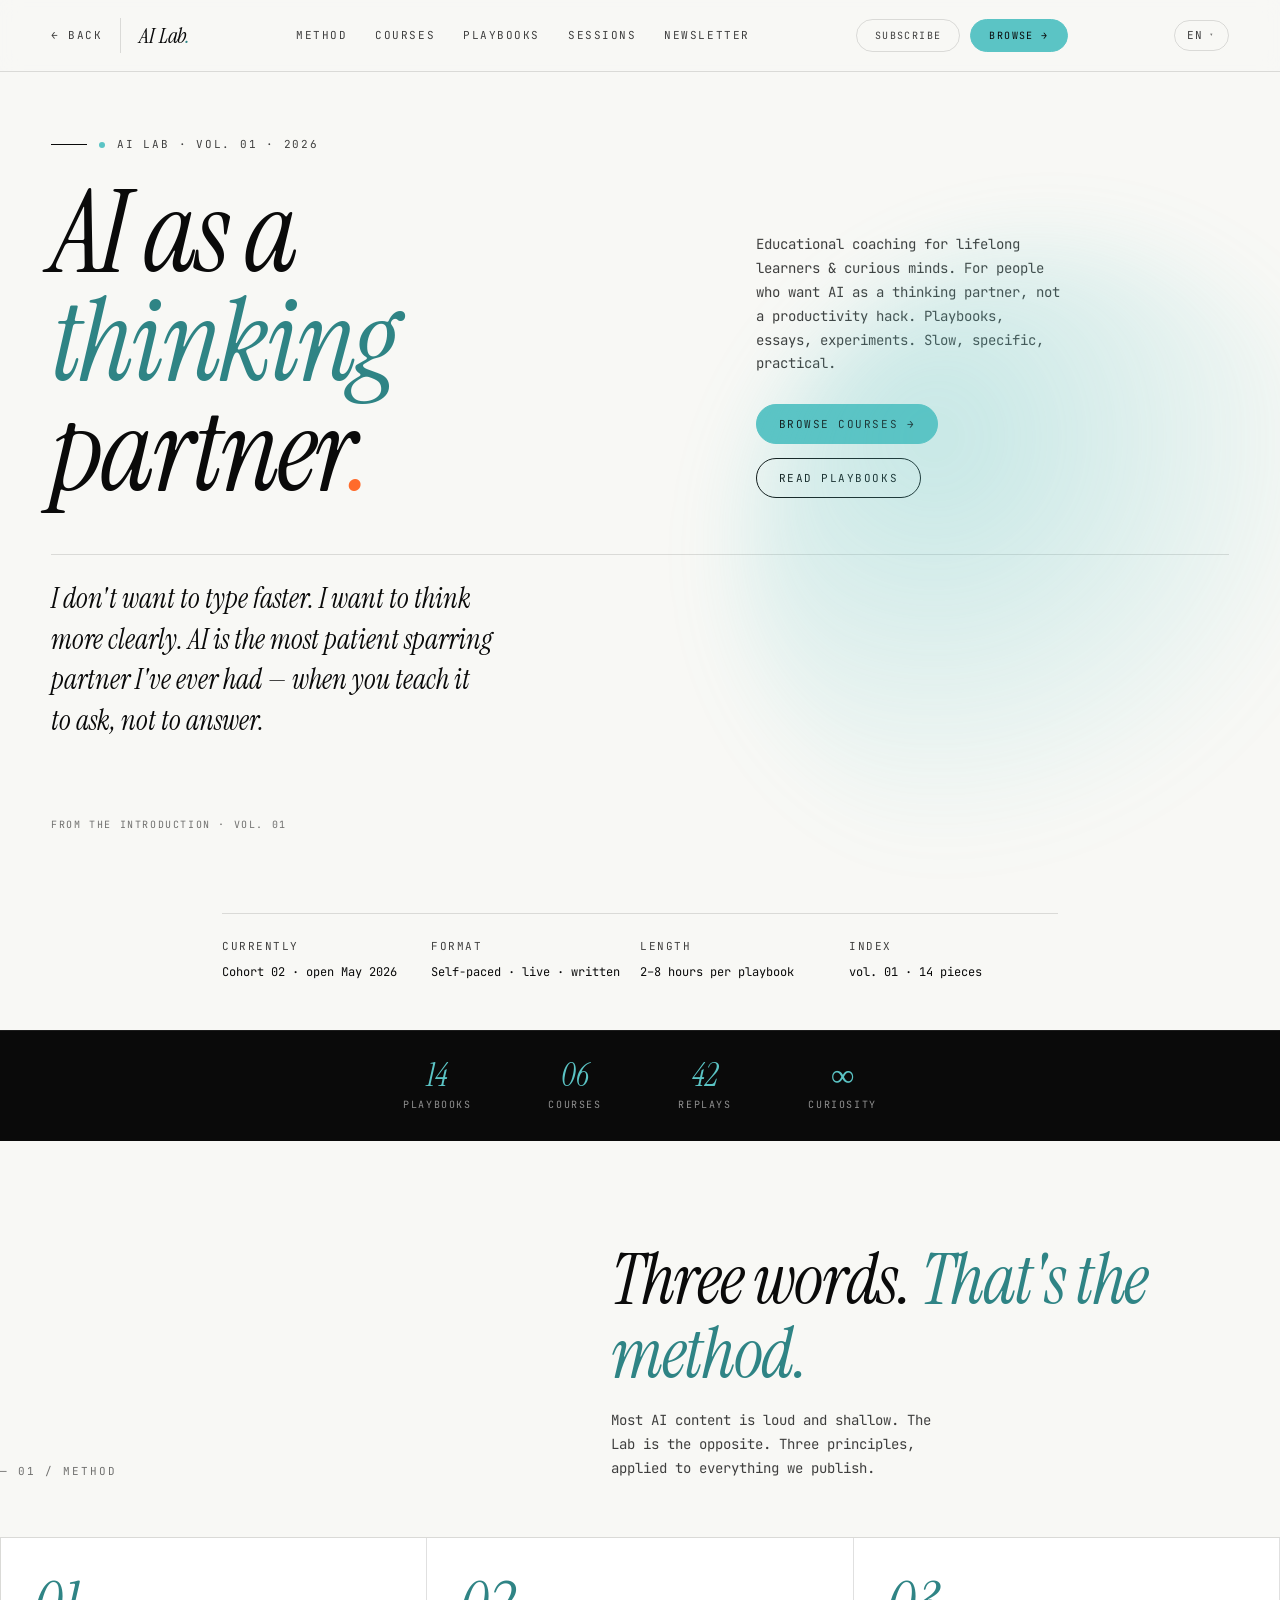
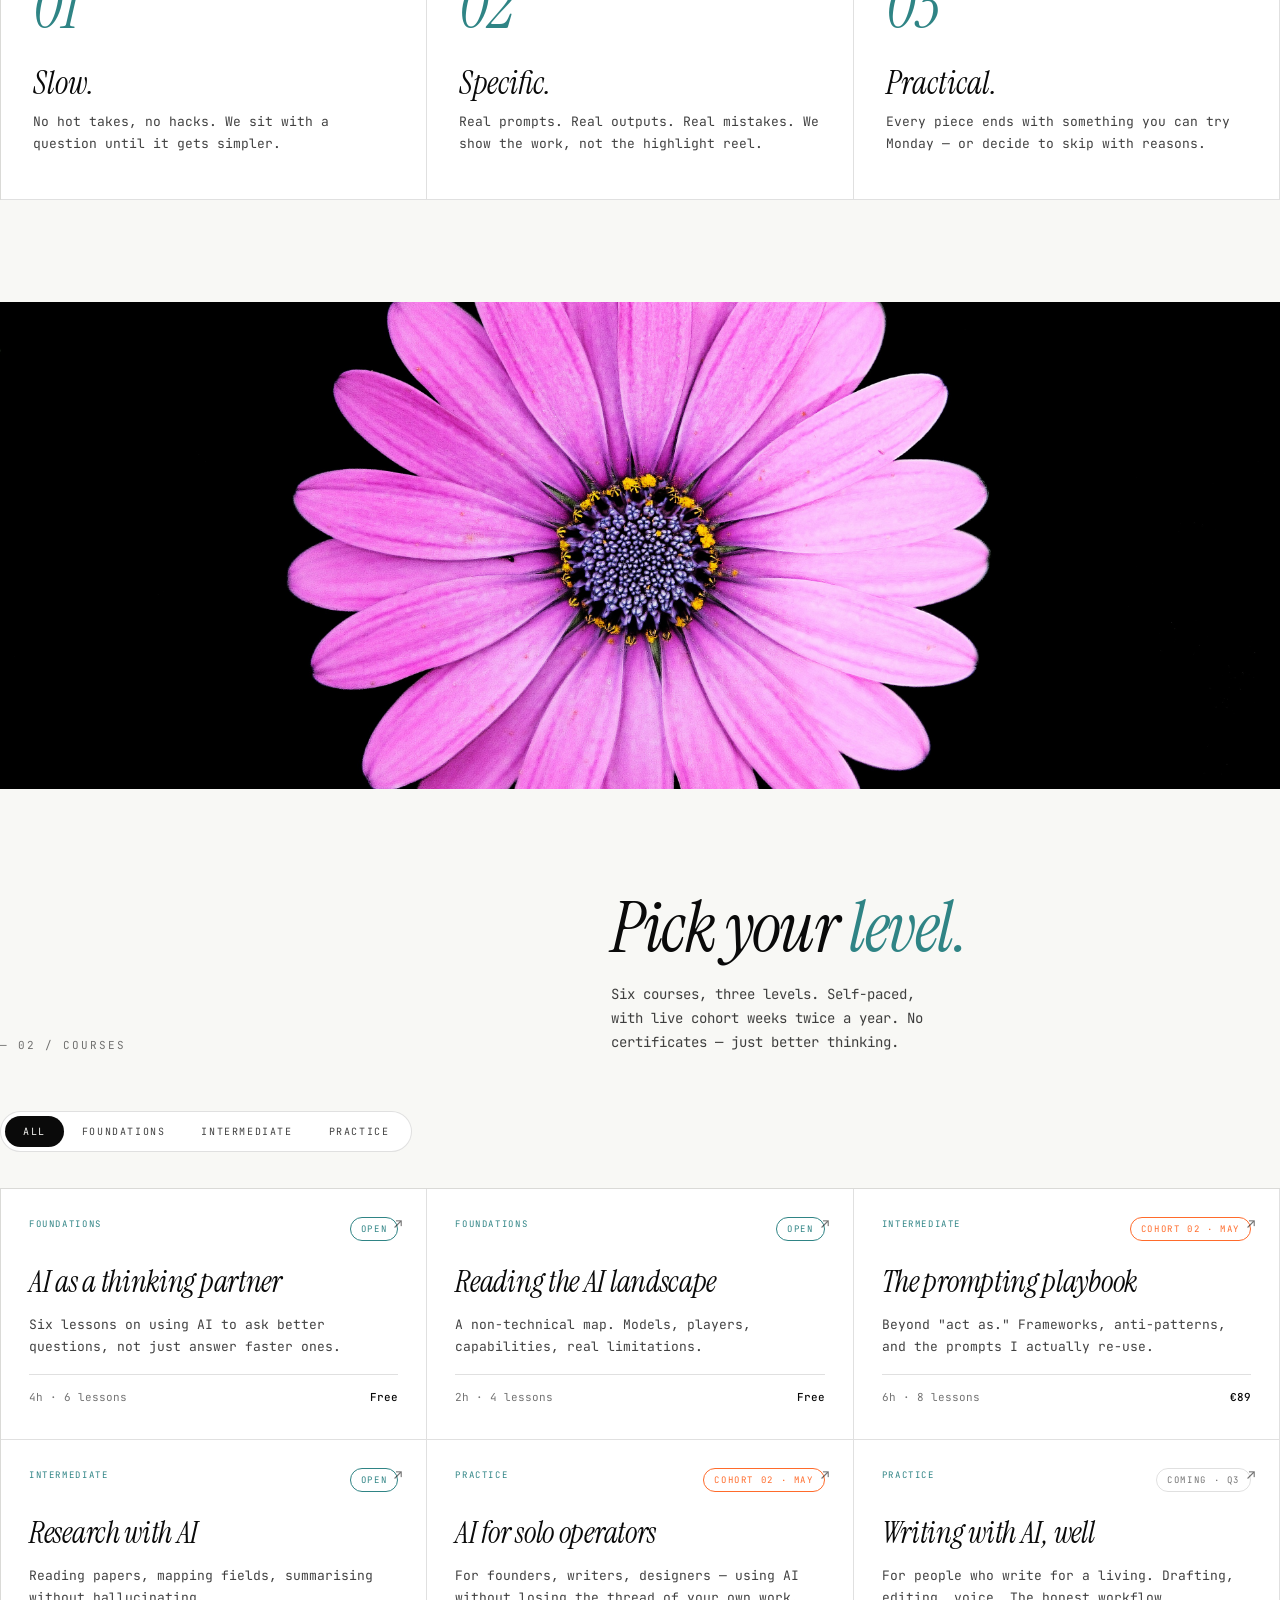
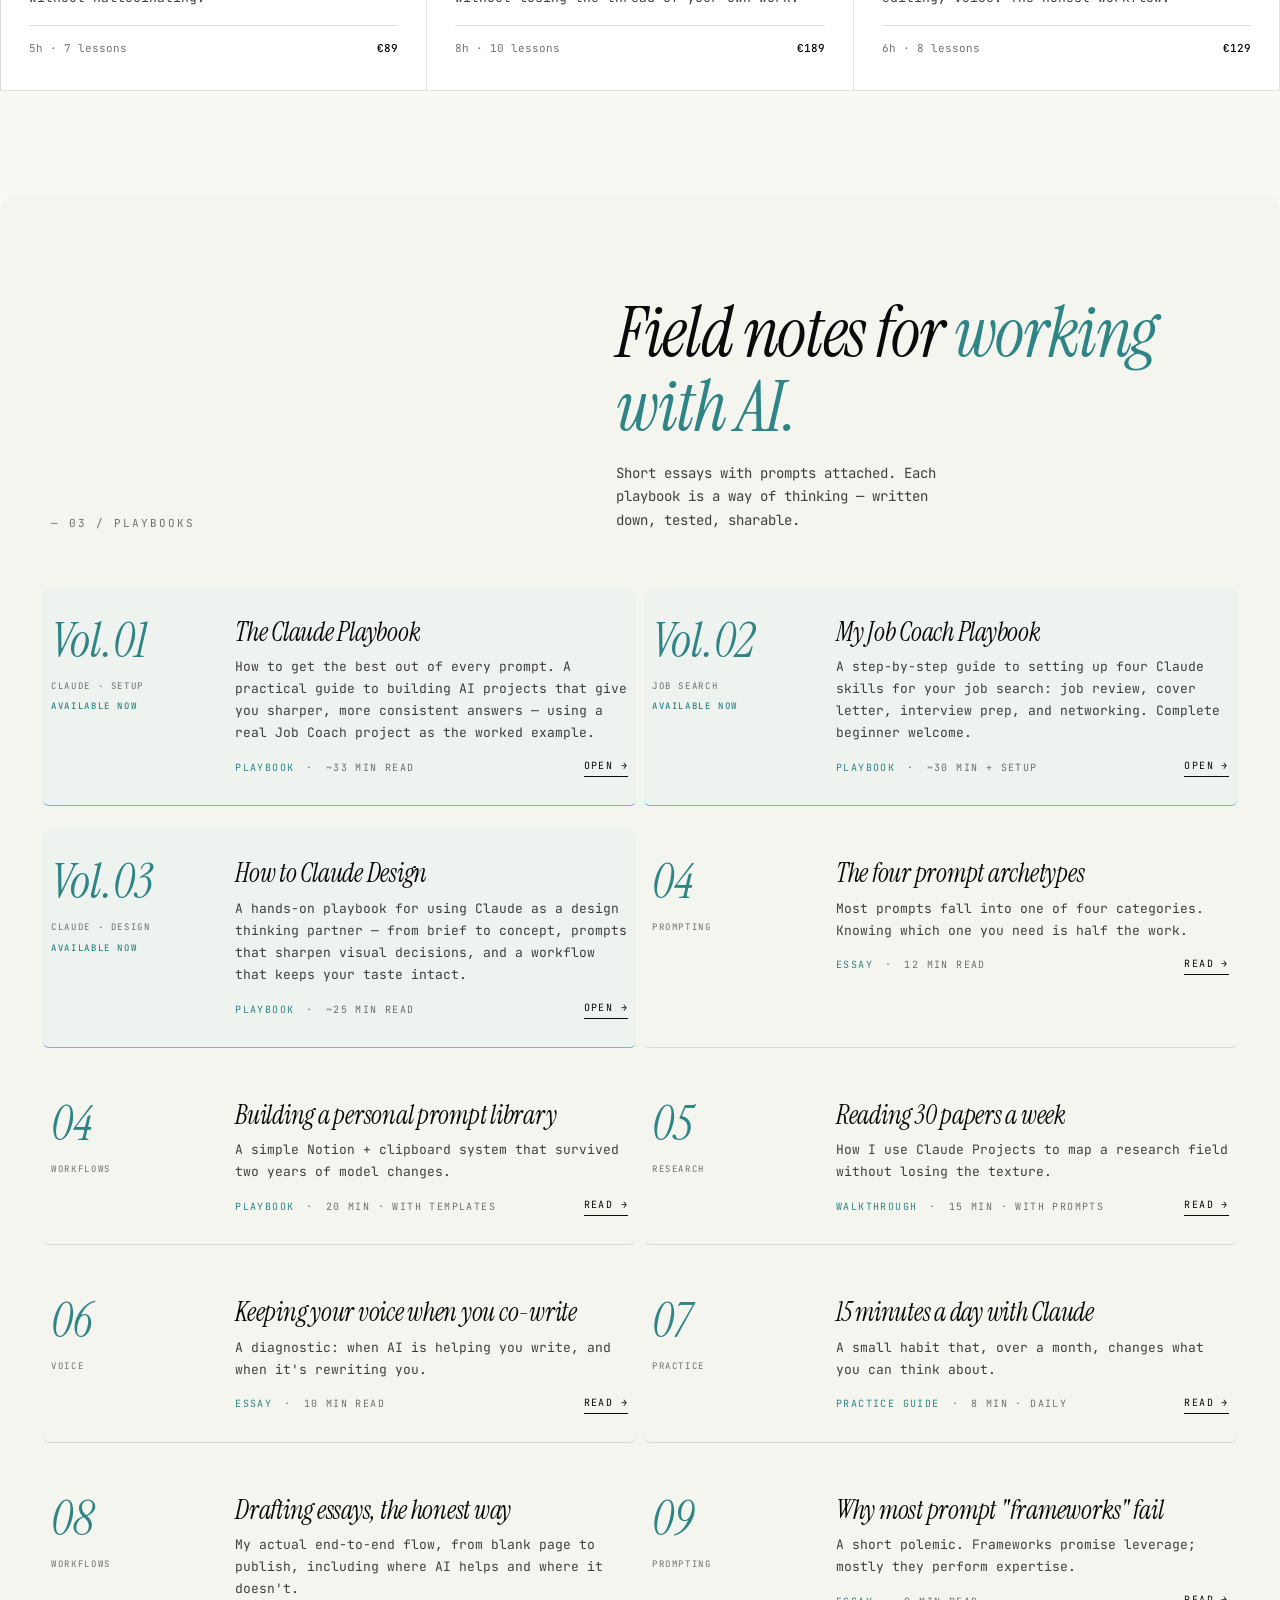
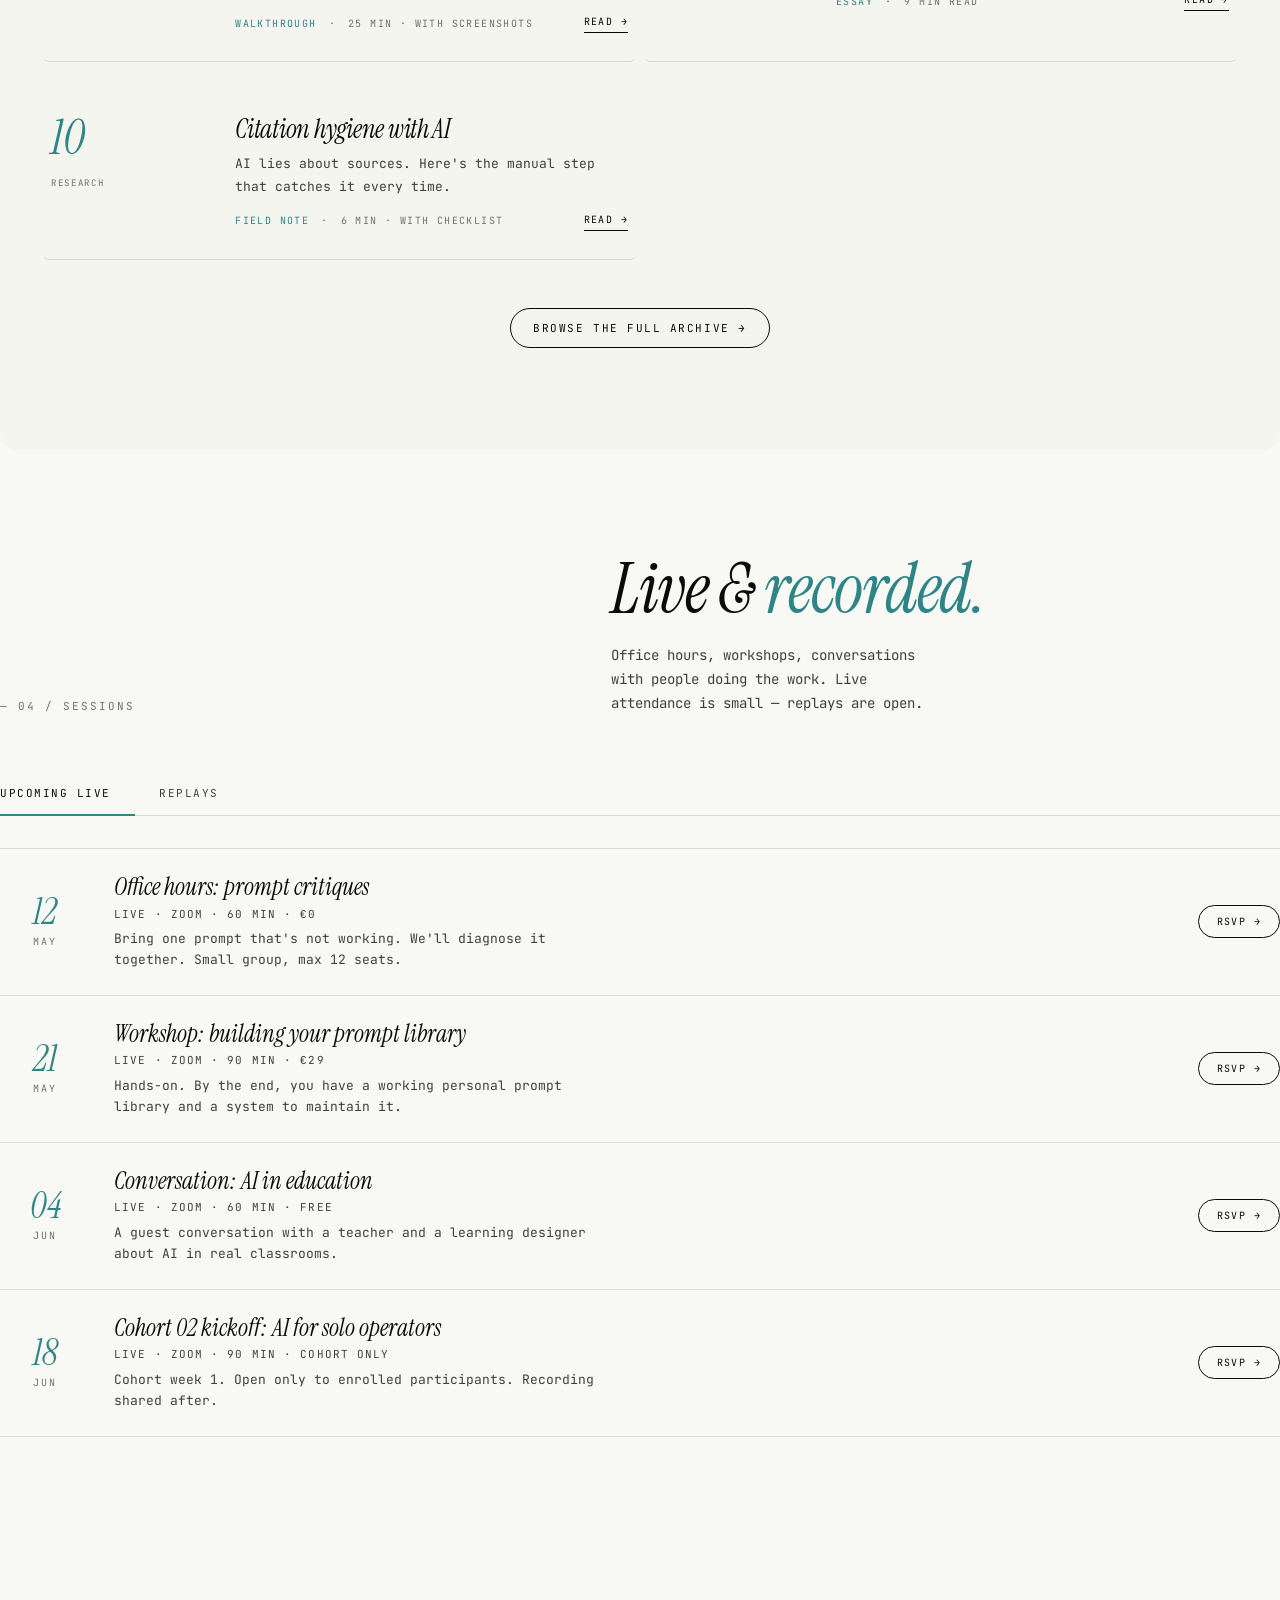
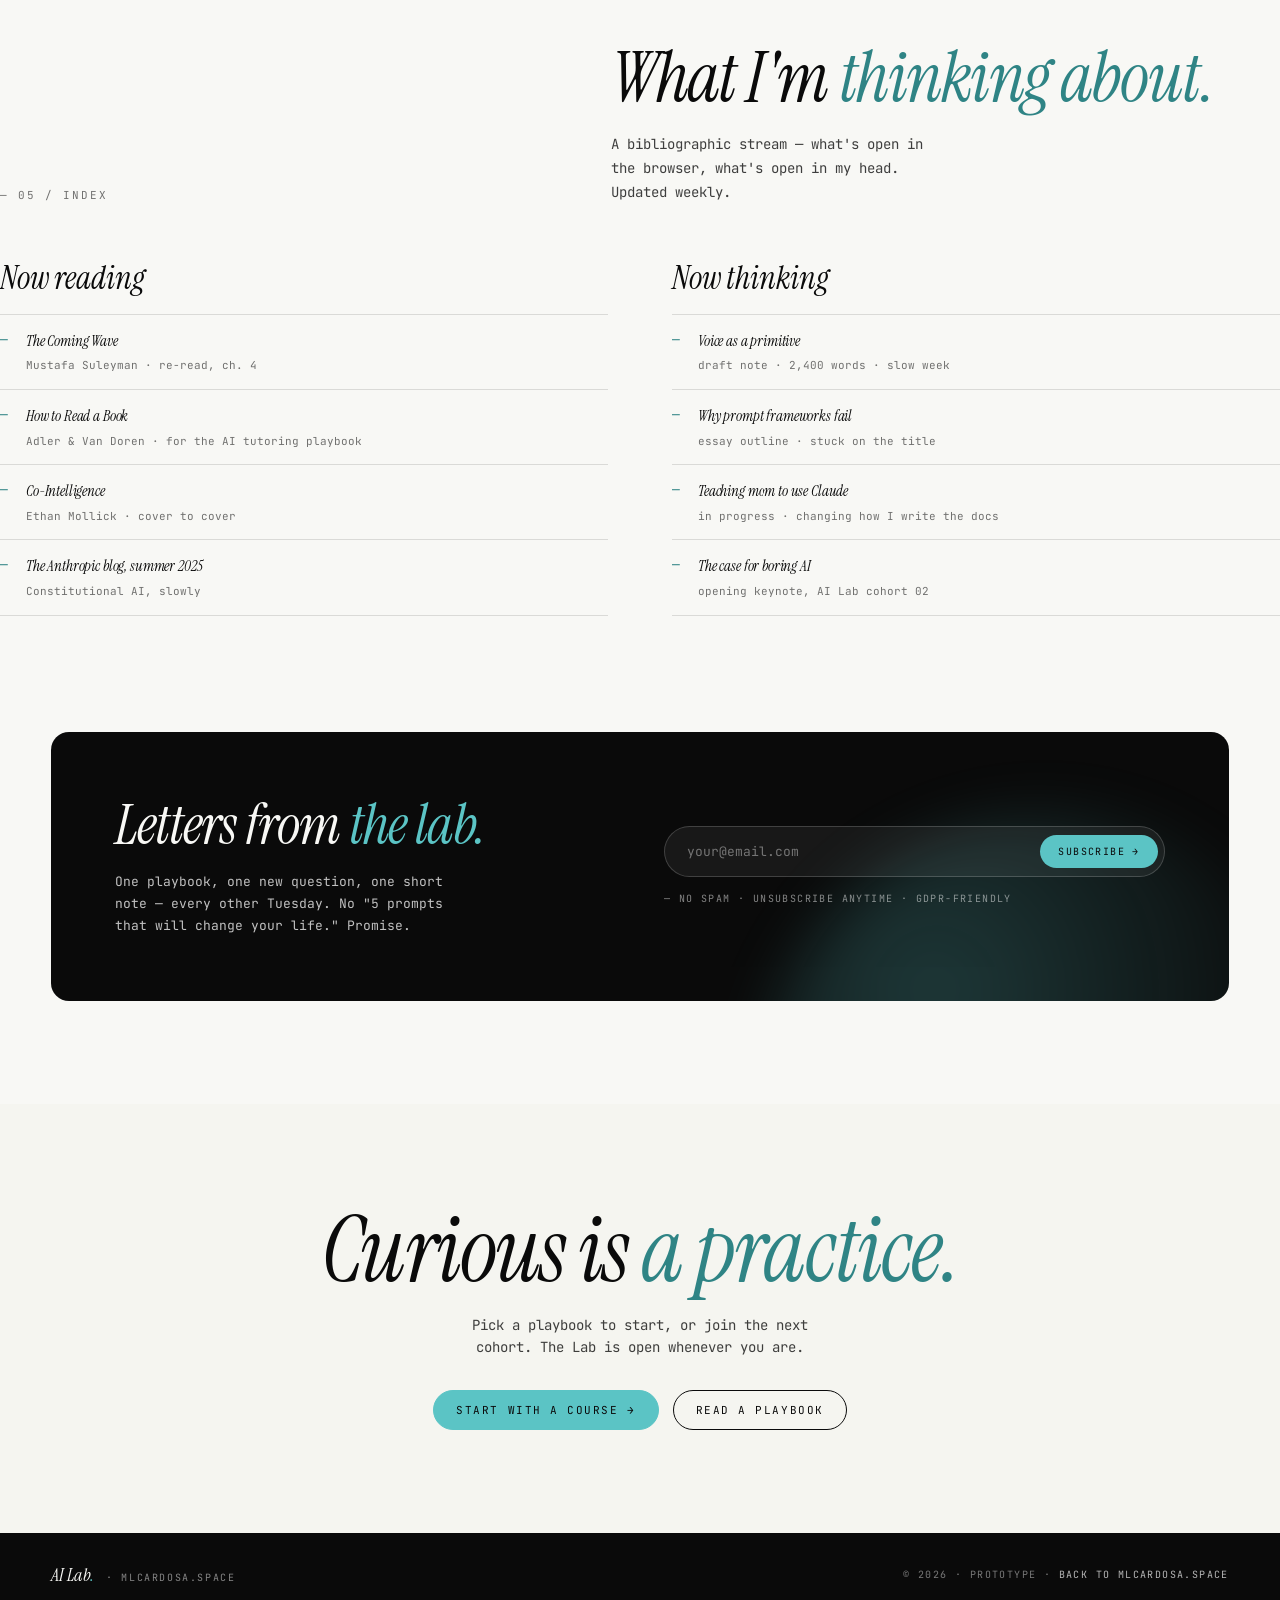
<file: ai-lab.html>
<!doctype html>
<html lang="en">
<head>
<meta charset="utf-8" />
<meta name="viewport" content="width=device-width, initial-scale=1" />
<title>AI Lab · Educational coaching for lifelong learners · mlcardosa.space</title>
<link rel="preconnect" href="https://fonts.googleapis.com" />
<link rel="preconnect" href="https://fonts.gstatic.com" crossorigin />
<link href="https://fonts.googleapis.com/css2?family=Instrument+Serif:ital@0;1&family=DM+Serif+Display:ital@0;1&family=JetBrains+Mono:wght@300;400;500&display=swap" rel="stylesheet" />
<style>
:root {
  --white:#fff; --obsidian:#0a0a0a; --offwhite:#f8f8f5; --cream:#f5f5f0;
  --aqua:#5bc4c5;       /* AI Lab accent */
  --aqua-dk:#2f8485;
  --orange:#ff6b2b;
  --lime:#c9ff6b;
  --black-85:rgba(0,0,0,.85); --black-75:rgba(0,0,0,.75); --black-55:rgba(0,0,0,.55); --black-40:rgba(0,0,0,.4); --black-12:rgba(0,0,0,.12); --black-06:rgba(0,0,0,.06);

  --bg:var(--offwhite); --fg:var(--obsidian);
  --muted:var(--black-75); --soft:var(--black-55); --line:var(--black-12); --card:var(--white);

  --serif:"Instrument Serif","DM Serif Display","Times New Roman",serif;
  --mono:"JetBrains Mono","IBM Plex Mono",ui-monospace,Menlo,monospace;

  --max:1440px; --pad:clamp(20px,4vw,64px);
  --gap-lg:clamp(48px,8vw,112px);
  --r-sm:4px; --r-md:10px; --r-lg:18px;
}
*{box-sizing:border-box}
html,body{margin:0;padding:0}
body{font-family:var(--mono);font-size:14px;line-height:1.6;background:var(--bg);color:var(--fg);-webkit-font-smoothing:antialiased}
a{color:inherit;text-decoration:none}
button{font-family:inherit;cursor:pointer}
input,textarea,select{font-family:inherit}
h1,h2,h3,h4{margin:0;font-weight:400}
p{margin:0}
.serif{font-family:var(--serif);font-style:italic;font-weight:400;letter-spacing:-0.01em}
.label{font-family:var(--mono);text-transform:uppercase;letter-spacing:.14em;font-size:11px;color:var(--muted)}
.container{max-width:var(--max);margin:0 auto;padding:0 var(--pad)}
.section{padding:var(--gap-lg) 0}
.divider{height:1px;background:var(--line)}

/* NAV */
.nav{position:sticky;top:0;z-index:50;display:flex;align-items:center;justify-content:space-between;
  padding:18px var(--pad);backdrop-filter:blur(10px);
  background:color-mix(in oklab,var(--bg) 88%,transparent);
  border-bottom:1px solid var(--line)}
.nav-brand{font-family:var(--serif);font-style:italic;font-size:22px;letter-spacing:-0.01em}
.nav-brand .dot{color:var(--aqua-dk)}
.nav-brand small{font-family:var(--mono);font-style:normal;text-transform:uppercase;letter-spacing:.18em;font-size:10px;color:var(--soft);margin-left:10px}
.nav-links{display:flex;gap:28px;align-items:center}
.nav-links a{font-family:var(--mono);text-transform:uppercase;font-size:11px;letter-spacing:.14em;color:var(--muted);cursor:pointer;transition:color .2s}
.nav-links a:hover{color:var(--fg)}
.nav-actions{display:flex;gap:10px;align-items:center}
@media(max-width:820px){.nav-links{display:none}}

/* BUTTONS */
.btn{display:inline-flex;align-items:center;justify-content:center;gap:10px;
  font-family:var(--mono);text-transform:uppercase;letter-spacing:.14em;font-size:11px;
  padding:12px 22px;border-radius:999px;border:1px solid var(--fg);
  background:transparent;color:var(--fg);transition:all .2s}
.btn:hover{background:var(--fg);color:var(--bg)}
.btn-primary{background:var(--fg);color:var(--bg)}
.btn-primary:hover{background:var(--aqua-dk);border-color:var(--aqua-dk)}
.btn-aqua{background:var(--aqua);color:var(--obsidian);border-color:var(--aqua)}
.btn-aqua:hover{background:var(--aqua-dk);border-color:var(--aqua-dk);color:var(--white)}
.btn-soft{border-color:var(--line);color:var(--muted)}
.btn-soft:hover{background:transparent;color:var(--fg);border-color:var(--fg)}
.btn-w{width:100%}
.btn-sm{padding:9px 18px;font-size:10px}
.btn-ghost{background:transparent;color:rgba(255,255,255,.75);border-color:rgba(255,255,255,.2)}
.btn-ghost:hover{color:var(--aqua);border-color:var(--aqua);background:transparent}

.cta{display:inline-flex;align-items:center;gap:10px;font-family:var(--mono);text-transform:uppercase;letter-spacing:.14em;font-size:11px;padding-bottom:6px;border-bottom:1px solid var(--fg);cursor:pointer;transition:gap .2s}
.cta:hover{gap:18px}

/* HERO */
.hero{min-height:88vh;padding:64px var(--pad) 48px;display:grid;grid-template-rows:1fr auto;gap:48px;position:relative;overflow:hidden}
.hero-inner{max-width:var(--max);margin:0 auto;width:100%;display:grid;grid-template-columns:1.15fr 0.85fr;gap:clamp(32px,5vw,80px);align-items:end}
.hero-eyebrow{display:flex;align-items:center;gap:12px;font-family:var(--mono);text-transform:uppercase;font-size:11px;letter-spacing:.16em;color:var(--muted);margin-bottom:24px}
.hero-eyebrow .bar{width:36px;height:1px;background:var(--fg)}
.hero-eyebrow .live{width:6px;height:6px;border-radius:50%;background:var(--aqua);animation:pulse 2s infinite}
@keyframes pulse{0%,100%{opacity:1}50%{opacity:.35}}
.hero-title{font-family:var(--serif);font-style:italic;font-size:clamp(56px,9vw,132px);line-height:0.95;letter-spacing:-0.025em}
.hero-title .accent-aqua{color:var(--aqua-dk)}
.hero-title .accent-orange{color:var(--orange)}
.hero-side{display:flex;flex-direction:column;gap:28px;padding-bottom:8px;max-width:38ch}
.hero-blurb{font-family:var(--mono);font-size:14px;line-height:1.7;color:var(--muted)}
.hero-actions{display:flex;gap:14px;flex-wrap:wrap}
.hero-quote{max-width:var(--max);margin:0 auto;width:100%;border-top:1px solid var(--line);padding-top:24px;display:grid;grid-template-columns:1.15fr 0.85fr;gap:clamp(32px,5vw,80px)}
.hero-quote q{font-family:var(--serif);font-style:italic;font-size:clamp(20px,2.4vw,28px);line-height:1.45;color:var(--fg);display:block;quotes:none;max-width:34ch}
.hero-quote cite{display:block;font-family:var(--mono);text-transform:uppercase;font-size:10px;letter-spacing:.16em;color:var(--soft);font-style:normal;margin-top:12px}
.hero-meta-row{max-width:var(--max);margin:32px auto 0;display:grid;grid-template-columns:repeat(4,1fr);border-top:1px solid var(--line);padding-top:20px}
.hero-meta-row > div{padding-right:20px}
.hero-meta-row .val{font-family:var(--mono);font-size:12px;color:var(--fg);display:block;margin-top:6px}
.hero-bg{position:absolute;right:-8vw;top:18%;width:50vw;height:50vw;max-width:720px;max-height:720px;border-radius:50%;background:radial-gradient(circle at 30% 30%,color-mix(in oklab,var(--aqua) 60%,transparent),transparent 65%);filter:blur(40px);opacity:.55;pointer-events:none}

/* STATS BAND */
.stats{background:var(--obsidian);color:var(--offwhite);padding:28px var(--pad);display:flex;justify-content:center;gap:clamp(32px,6vw,96px);border-top:1px solid rgba(255,255,255,.08)}
.st{text-align:center}
.st-n{font-family:var(--serif);font-style:italic;font-size:32px;line-height:1;color:var(--aqua)}
.st-l{font-family:var(--mono);text-transform:uppercase;font-size:10px;letter-spacing:.16em;color:rgba(255,255,255,.55);margin-top:6px}

/* SECTION HEAD */
.sec-head{display:grid;grid-template-columns:0.9fr 1.1fr;gap:clamp(32px,5vw,80px);align-items:end;margin-bottom:56px}
.sec-num{font-family:var(--mono);font-size:11px;letter-spacing:.18em;text-transform:uppercase;color:var(--soft)}
.sec-title{font-family:var(--serif);font-style:italic;font-size:clamp(40px,5.5vw,72px);line-height:1.05;letter-spacing:-0.02em}
.sec-title em{color:var(--aqua-dk)}
.sec-sub{font-family:var(--mono);font-size:14px;line-height:1.7;color:var(--muted);max-width:42ch}

/* METHOD: 3 principles */
.princ{display:grid;grid-template-columns:repeat(3,1fr);border-top:1px solid var(--line);border-left:1px solid var(--line)}
.princ-c{border-right:1px solid var(--line);border-bottom:1px solid var(--line);padding:36px 32px 44px;background:var(--card)}
.princ-n{font-family:var(--serif);font-style:italic;font-size:64px;color:var(--aqua-dk);line-height:1;margin-bottom:28px}
.princ-t{font-family:var(--serif);font-style:italic;font-size:32px;line-height:1.1;margin-bottom:10px}
.princ-d{font-family:var(--mono);font-size:13px;color:var(--muted);line-height:1.7}

/* COURSES */
.tabs{display:inline-flex;gap:0;background:var(--card);border:1px solid var(--line);border-radius:999px;padding:4px;margin-bottom:36px}
.tab{padding:9px 18px;font-family:var(--mono);font-size:10px;letter-spacing:.16em;text-transform:uppercase;border:none;background:transparent;color:var(--muted);border-radius:999px;cursor:pointer;transition:all .2s}
.tab.on{background:var(--obsidian);color:var(--offwhite)}
.tab:not(.on):hover{color:var(--fg)}

.courses{display:grid;grid-template-columns:repeat(3,1fr);gap:0;border-top:1px solid var(--line);border-left:1px solid var(--line)}
.course{border-right:1px solid var(--line);border-bottom:1px solid var(--line);padding:28px 28px 32px;background:var(--card);display:flex;flex-direction:column;gap:16px;transition:background .25s;cursor:pointer;position:relative;overflow:hidden}
.course:hover{background:var(--cream)}
.course-top{display:flex;justify-content:space-between;align-items:flex-start;gap:12px}
.course-lvl{font-family:var(--mono);font-size:9px;letter-spacing:.18em;text-transform:uppercase;color:var(--aqua-dk)}
.course-st{font-family:var(--mono);font-size:9px;letter-spacing:.18em;text-transform:uppercase;padding:4px 10px;border-radius:999px;border:1px solid var(--line);color:var(--muted)}
.course-st.live{color:var(--aqua-dk);border-color:var(--aqua-dk)}
.course-st.wait{color:var(--orange);border-color:var(--orange)}
.course-st.soon{color:var(--soft)}
.course h3{font-family:var(--serif);font-style:italic;font-size:30px;line-height:1.1;letter-spacing:-0.01em;margin-top:8px}
.course-d{font-family:var(--mono);font-size:13px;color:var(--muted);line-height:1.7;flex:1}
.course-meta{display:flex;justify-content:space-between;align-items:center;border-top:1px solid var(--line);padding-top:14px;font-family:var(--mono);font-size:11px;color:var(--soft)}
.course-meta .price{color:var(--fg);font-weight:500}
.course .arr{position:absolute;top:24px;right:24px;font-family:var(--mono);font-size:14px;color:var(--soft);transition:transform .25s,color .25s}
.course:hover .arr{color:var(--aqua-dk);transform:translate(2px,-2px)}

/* PLAYBOOKS */
.pb-live{border-color:var(--aqua)!important;background:rgba(91,196,197,.04)}
.pb-live:hover{background:rgba(91,196,197,.08)!important}
.pb-available{font-family:var(--mono);font-size:9px;font-weight:500;letter-spacing:.18em;text-transform:uppercase;color:var(--aqua-dk);margin-top:6px}


.pb-grid{display:grid;grid-template-columns:repeat(2,1fr);gap:24px}
.pb{display:grid;grid-template-columns:160px 1fr;gap:24px;padding:28px 0;border-bottom:1px solid var(--line);align-items:start;cursor:pointer;transition:background .2s;padding-left:8px;padding-right:8px;margin-left:-8px;margin-right:-8px;border-radius:6px}
.pb:hover{background:var(--card)}
.pb-num{font-family:var(--serif);font-style:italic;font-size:48px;color:var(--aqua-dk);line-height:1}
.pb-tag{font-family:var(--mono);font-size:9px;letter-spacing:.18em;text-transform:uppercase;color:var(--soft);margin-top:14px}
.pb h4{font-family:var(--serif);font-style:italic;font-size:26px;line-height:1.2;margin-bottom:8px;letter-spacing:-0.01em}
.pb p{font-family:var(--mono);font-size:13px;color:var(--muted);line-height:1.7;margin-bottom:14px}
.pb-meta{display:flex;gap:12px;align-items:center;font-family:var(--mono);font-size:10px;letter-spacing:.14em;text-transform:uppercase;color:var(--soft)}
.pb-meta .fmt{color:var(--aqua-dk)}
.pb-meta .dot{color:var(--soft)}
.pb-action{font-family:var(--mono);font-size:10px;letter-spacing:.14em;text-transform:uppercase;color:var(--fg);border-bottom:1px solid var(--fg);padding-bottom:2px;margin-left:auto;transition:color .2s,border-color .2s}
.pb:hover .pb-action{color:var(--aqua-dk);border-color:var(--aqua-dk)}

/* SESSIONS */
.sess-tabs{display:flex;gap:0;border-bottom:1px solid var(--line);margin-bottom:32px}
.sess-tab{padding:14px 24px 14px 0;margin-right:24px;font-family:var(--mono);font-size:11px;letter-spacing:.14em;text-transform:uppercase;color:var(--muted);border:none;background:transparent;cursor:pointer;border-bottom:2px solid transparent;margin-bottom:-1px}
.sess-tab.on{color:var(--fg);border-bottom-color:var(--aqua-dk)}

.live-list{display:flex;flex-direction:column}
.live-row{display:grid;grid-template-columns:90px 1fr auto;gap:24px;align-items:center;padding:24px 0;border-top:1px solid var(--line);cursor:pointer;transition:background .2s;padding-left:8px;padding-right:8px;margin-left:-8px;margin-right:-8px;border-radius:6px}
.live-row:hover{background:var(--card)}
.live-row:last-child{border-bottom:1px solid var(--line)}
.live-date{text-align:center}
.live-d{font-family:var(--serif);font-style:italic;font-size:36px;line-height:1;color:var(--aqua-dk)}
.live-m{font-family:var(--mono);font-size:10px;letter-spacing:.18em;text-transform:uppercase;color:var(--soft);margin-top:4px}
.live-info h4{font-family:var(--serif);font-style:italic;font-size:24px;line-height:1.2;margin-bottom:4px}
.live-info .live-meta{font-family:var(--mono);font-size:11px;letter-spacing:.1em;text-transform:uppercase;color:var(--muted);margin-bottom:6px}
.live-info p{font-family:var(--mono);font-size:13px;color:var(--muted);line-height:1.6;max-width:60ch}

.replays{display:grid;grid-template-columns:repeat(3,1fr);gap:24px}
.replay{background:var(--card);border:1px solid var(--line);border-radius:var(--r-md);overflow:hidden;cursor:pointer;transition:transform .25s,border-color .25s}
.replay:hover{transform:translateY(-3px);border-color:var(--aqua-dk)}
.replay-thumb{aspect-ratio:16/10;background:var(--obsidian);position:relative;display:flex;align-items:center;justify-content:center;overflow:hidden}
.replay-thumb::after{content:"▶";color:var(--aqua);font-size:28px;background:rgba(255,255,255,.06);width:56px;height:56px;border-radius:50%;display:flex;align-items:center;justify-content:center;border:1px solid rgba(255,255,255,.18);transition:background .2s}
.replay:hover .replay-thumb::after{background:rgba(91,196,197,.2)}
.replay-thumb .glow{position:absolute;inset:0;background:radial-gradient(circle at 30% 30%,color-mix(in oklab,var(--aqua) 30%,transparent),transparent 60%);opacity:.6}
.replay-body{padding:18px 20px 20px}
.replay h5{font-family:var(--serif);font-style:italic;font-size:20px;line-height:1.2;margin-bottom:6px}
.replay-meta{display:flex;gap:12px;font-family:var(--mono);font-size:10px;letter-spacing:.14em;text-transform:uppercase;color:var(--soft)}

/* INDEX (now reading / now thinking) */
.index{display:grid;grid-template-columns:1fr 1fr;gap:clamp(32px,5vw,80px)}
.idx-block{}
.idx-block h4{font-family:var(--serif);font-style:italic;font-size:32px;line-height:1.1;margin-bottom:18px}
.idx-list{list-style:none;padding:0;border-top:1px solid var(--line)}
.idx-list li{font-family:var(--mono);font-size:13px;color:var(--muted);line-height:1.7;padding:14px 0 14px 26px;border-bottom:1px solid var(--line);position:relative}
.idx-list li::before{content:"—";position:absolute;left:0;color:var(--aqua-dk)}
.idx-list li em{font-family:var(--serif);font-style:italic;font-size:15px;color:var(--fg);font-weight:400;letter-spacing:-0.01em}
.idx-list li .by{display:block;color:var(--soft);font-size:11px;margin-top:2px}

/* NEWSLETTER */
.news{background:var(--obsidian);color:var(--offwhite);border-radius:var(--r-lg);padding:clamp(32px,5vw,64px);display:grid;grid-template-columns:1fr 1fr;gap:48px;align-items:center;position:relative;overflow:hidden}
.news::before{content:"";position:absolute;right:-10%;top:30%;width:50%;aspect-ratio:1;border-radius:50%;background:radial-gradient(circle at 30% 30%,color-mix(in oklab,var(--aqua) 50%,transparent),transparent 65%);filter:blur(30px);opacity:.5}
.news-l{position:relative}
.news-l h3{font-family:var(--serif);font-style:italic;font-size:clamp(36px,5vw,56px);line-height:1.05;letter-spacing:-0.02em;margin-bottom:16px}
.news-l h3 em{color:var(--aqua)}
.news-l p{font-family:var(--mono);font-size:13px;line-height:1.7;color:rgba(255,255,255,.75);max-width:42ch}
.news-r{position:relative;display:flex;flex-direction:column;gap:14px}
.news-input{display:flex;gap:8px;background:rgba(255,255,255,.06);border:1px solid rgba(255,255,255,.18);border-radius:999px;padding:6px;align-items:center}
.news-input input{flex:1;background:transparent;border:none;color:var(--offwhite);padding:10px 16px;font-family:var(--mono);font-size:13px;outline:none}
.news-input input::placeholder{color:rgba(255,255,255,.4)}
.news-input button{font-family:var(--mono);text-transform:uppercase;letter-spacing:.14em;font-size:10px;background:var(--aqua);color:var(--obsidian);border:none;border-radius:999px;padding:10px 18px;cursor:pointer;transition:background .2s}
.news-input button:hover{background:var(--white)}
.news-r .fineprint{font-family:var(--mono);font-size:10px;letter-spacing:.14em;text-transform:uppercase;color:rgba(255,255,255,.5)}

/* CTA BAND */
.cta-band{background:var(--cream);padding:var(--gap-lg) var(--pad);text-align:center}
.cta-band h2{font-family:var(--serif);font-style:italic;font-size:clamp(48px,7vw,96px);line-height:1;letter-spacing:-0.02em;margin-bottom:18px}
.cta-band h2 em{color:var(--aqua-dk)}
.cta-band p{font-family:var(--mono);font-size:14px;color:var(--muted);max-width:46ch;margin:0 auto 32px}
.cta-band .actions{display:flex;gap:14px;justify-content:center;flex-wrap:wrap}

/* FOOTER */
.foot{background:var(--obsidian);color:var(--offwhite);padding:28px var(--pad);display:flex;justify-content:space-between;align-items:center;flex-wrap:wrap;gap:16px}
.foot-brand{font-family:var(--serif);font-style:italic;font-size:18px}
.foot-brand .dot{color:var(--aqua)}
.foot-brand small{font-family:var(--mono);font-style:normal;text-transform:uppercase;letter-spacing:.16em;font-size:10px;color:rgba(255,255,255,.5);margin-left:12px}
.foot p{font-family:var(--mono);font-size:10px;letter-spacing:.14em;text-transform:uppercase;color:rgba(255,255,255,.45)}
.foot a{color:rgba(255,255,255,.7)}
.foot a:hover{color:var(--aqua)}

/* MODAL */
.modal-ov{position:fixed;inset:0;background:rgba(10,10,10,.55);backdrop-filter:blur(4px);z-index:90;display:none;align-items:center;justify-content:center;padding:20px}
.modal-ov.show{display:flex;animation:fadeIn .2s ease}
@keyframes fadeIn{from{opacity:0}}
.modal{background:var(--bg);border-radius:var(--r-lg);width:100%;max-width:640px;max-height:88vh;overflow-y:auto;border:1px solid var(--line)}
.modal-head{background:var(--obsidian);color:var(--offwhite);padding:32px 36px;border-radius:var(--r-lg) var(--r-lg) 0 0;position:relative}
.modal-close{position:absolute;top:16px;right:16px;width:36px;height:36px;border-radius:50%;background:rgba(255,255,255,.1);border:none;color:var(--offwhite);font-size:16px;cursor:pointer}
.modal-close:hover{background:rgba(255,255,255,.2)}
.modal-eyebrow{font-family:var(--mono);font-size:10px;letter-spacing:.18em;text-transform:uppercase;color:var(--aqua);margin-bottom:8px}
.modal-title{font-family:var(--serif);font-style:italic;font-size:36px;line-height:1.1;letter-spacing:-0.01em}
.modal-body{padding:32px 36px}
.modal-body p{font-family:var(--mono);font-size:13px;line-height:1.75;color:var(--muted);margin-bottom:14px}
.modal-body h5{font-family:var(--mono);font-size:10px;letter-spacing:.18em;text-transform:uppercase;color:var(--aqua-dk);margin:24px 0 10px}
.modal-body ul{list-style:none;padding:0;margin:0 0 18px}
.modal-body li{font-family:var(--mono);font-size:13px;color:var(--muted);line-height:1.75;padding:6px 0 6px 22px;position:relative}
.modal-body li::before{content:"—";position:absolute;left:0;color:var(--aqua-dk)}
.modal-foot{padding:20px 36px;border-top:1px solid var(--line);display:flex;gap:10px}

/* TOAST */
.toast{position:fixed;top:88px;right:var(--pad);background:var(--obsidian);color:var(--offwhite);padding:14px 22px;border-radius:var(--r-md);font-family:var(--mono);font-size:12px;letter-spacing:.06em;display:none;z-index:200;max-width:360px;border:1px solid rgba(255,255,255,.1)}
.toast.show{display:flex;align-items:center;gap:12px;animation:slideIn .25s ease}
.toast::before{content:"✓";color:var(--aqua)}
@keyframes slideIn{from{opacity:0;transform:translateY(-10px)}}

/* RESPONSIVE */
@media(max-width:980px){
  .hero-inner{grid-template-columns:1fr}
  .hero-quote{grid-template-columns:1fr}
  .hero-meta-row{grid-template-columns:1fr 1fr;gap:16px}
  .sec-head{grid-template-columns:1fr;gap:16px}
  .princ{grid-template-columns:1fr}
  .courses{grid-template-columns:1fr 1fr}
  .pb-grid{grid-template-columns:1fr}
  .replays{grid-template-columns:1fr 1fr}
  .index{grid-template-columns:1fr;gap:48px}
  .news{grid-template-columns:1fr;padding:36px}
  .stats{flex-wrap:wrap;gap:32px}
}
@media(max-width:600px){
  .courses{grid-template-columns:1fr}
  .replays{grid-template-columns:1fr}
  .pb{grid-template-columns:1fr}
  .pb-num{font-size:36px}
  .live-row{grid-template-columns:60px 1fr}
  .live-row .btn{grid-column:2}
}
</style>
</head>
<body>

<template id="__bundler_thumbnail" data-bg-color="#f8f8f5">
  <svg viewBox="0 0 1200 800" xmlns="http://www.w3.org/2000/svg">
    <rect width="1200" height="800" fill="#f8f8f5"/>
    <text x="600" y="400" font-family="Georgia, serif" font-size="120" fill="#1a1a1a" text-anchor="middle" dominant-baseline="middle">AI Lab.</text>
  </svg>
</template>

<!-- NAV -->
<nav class="nav">
  <div class="nav-left" style="display:flex;align-items:center;gap:18px">
    <a class="nav-back" href="index.html" style="font-family:var(--mono);text-transform:uppercase;font-size:11px;letter-spacing:.14em;color:var(--muted);display:inline-flex;align-items:center;gap:8px;white-space:nowrap;transition:color .2s" onmouseover="this.style.color='var(--fg)'" onmouseout="this.style.color='var(--muted)'">← Back</a>
    <span class="nav-brand" style="border-left:1px solid var(--line);padding-left:18px">AI Lab<span class="dot">.</span></span>
  </div>
  <div class="nav-links">
    <a onclick="scrollTo2('sec-method')">Method</a>
    <a onclick="scrollTo2('sec-courses')">Courses</a>
    <a onclick="scrollTo2('sec-playbooks')">Playbooks</a>
    <a onclick="scrollTo2('sec-sessions')">Sessions</a>
    <a onclick="scrollTo2('sec-news')">Newsletter</a>
  </div>
  <div class="nav-actions">
    <button class="btn btn-soft btn-sm" onclick="scrollTo2('sec-news')">Subscribe</button>
    <button class="btn btn-aqua btn-sm" onclick="scrollTo2('sec-courses')">Browse →</button>
  </div>
</nav>

<!-- HERO -->
<section class="hero">
  <div class="hero-bg"></div>
  <div class="hero-inner">
    <div>
      <div class="hero-eyebrow"><span class="bar"></span><span class="live"></span> AI Lab · Vol. 01 · 2026</div>
      <h1 class="hero-title">
        AI as a<br>
        <span class="accent-aqua">thinking</span><br>
        partner<span class="accent-orange">.</span>
      </h1>
    </div>
    <div class="hero-side">
      <p class="hero-blurb">
        Educational coaching for lifelong learners &amp; curious minds. For people who want AI as a thinking partner, not a productivity hack. Playbooks, essays, experiments. Slow, specific, practical.
      </p>
      <div class="hero-actions">
        <button class="btn btn-aqua" onclick="scrollTo2('sec-courses')">Browse courses →</button>
        <button class="btn" onclick="scrollTo2('sec-playbooks')">Read playbooks</button>
      </div>
    </div>
  </div>
  <div class="hero-quote">
    <q>I don't want to type faster. I want to think more clearly. AI is the most patient sparring partner I've ever had — when you teach it to ask, not to answer.</q>
    <div></div>
    <cite>From the introduction · vol. 01</cite>
  </div>
  <div class="hero-meta-row">
    <div><span class="label">Currently</span><span class="val">Cohort 02 · open May 2026</span></div>
    <div><span class="label">Format</span><span class="val">Self-paced · live · written</span></div>
    <div><span class="label">Length</span><span class="val">2–8 hours per playbook</span></div>
    <div><span class="label">Index</span><span class="val">vol. 01 · 14 pieces</span></div>
  </div>
</section>

<!-- STATS -->
<div class="stats">
  <div class="st"><div class="st-n">14</div><div class="st-l">Playbooks</div></div>
  <div class="st"><div class="st-n">06</div><div class="st-l">Courses</div></div>
  <div class="st"><div class="st-n">42</div><div class="st-l">Replays</div></div>
  <div class="st"><div class="st-n">∞</div><div class="st-l">Curiosity</div></div>
</div>

<!-- METHOD -->
<section class="section container" id="sec-method">
  <div class="sec-head">
    <div><div class="sec-num">— 01 / Method</div></div>
    <div>
      <h2 class="sec-title">Three words. <em>That's the method.</em></h2>
      <p class="sec-sub" style="margin-top:18px">Most AI content is loud and shallow. The Lab is the opposite. Three principles, applied to everything we publish.</p>
    </div>
  </div>
  <div class="princ">
    <div class="princ-c">
      <div class="princ-n">01</div>
      <h3 class="princ-t">Slow.</h3>
      <p class="princ-d">No hot takes, no hacks. We sit with a question until it gets simpler.</p>
    </div>
    <div class="princ-c">
      <div class="princ-n">02</div>
      <h3 class="princ-t">Specific.</h3>
      <p class="princ-d">Real prompts. Real outputs. Real mistakes. We show the work, not the highlight reel.</p>
    </div>
    <div class="princ-c">
      <div class="princ-n">03</div>
      <h3 class="princ-t">Practical.</h3>
      <p class="princ-d">Every piece ends with something you can try Monday — or decide to skip with reasons.</p>
    </div>
  </div>
</section>

<!-- PHOTO BAND -->
<div style="background: url('uploads/quino-al--3KfR1GVKXY-unsplash-ac0eaa97.jpg') center center / cover no-repeat; height: clamp(280px, 38vw, 520px); width: 100%;"></div>

<!-- COURSES -->
<section class="section container" id="sec-courses">
  <div class="sec-head">
    <div><div class="sec-num">— 02 / Courses</div></div>
    <div>
      <h2 class="sec-title">Pick your <em>level.</em></h2>
      <p class="sec-sub" style="margin-top:18px">Six courses, three levels. Self-paced, with live cohort weeks twice a year. No certificates — just better thinking.</p>
    </div>
  </div>
  <div class="tabs" id="course-tabs">
    <button class="tab on" data-lvl="all">All</button>
    <button class="tab" data-lvl="foundations">Foundations</button>
    <button class="tab" data-lvl="intermediate">Intermediate</button>
    <button class="tab" data-lvl="practice">Practice</button>
  </div>
  <div class="courses" id="courses-grid"></div>
</section>

<!-- PLAYBOOKS -->
<section class="section container" id="sec-playbooks" style="background:var(--cream);padding-left:var(--pad);padding-right:var(--pad);border-radius:var(--r-lg)">
  <div class="sec-head">
    <div><div class="sec-num">— 03 / Playbooks</div></div>
    <div>
      <h2 class="sec-title">Field notes for <em>working with AI.</em></h2>
      <p class="sec-sub" style="margin-top:18px">Short essays with prompts attached. Each playbook is a way of thinking — written down, tested, sharable.</p>
    </div>
  </div>
  <div class="pb-grid" id="pb-grid"></div>
  <div style="margin-top:48px;text-align:center">
    <button class="btn" onclick="showToast('Archive opens with newsletter subscription')">Browse the full archive →</button>
  </div>
</section>

<!-- SESSIONS -->
<section class="section container" id="sec-sessions">
  <div class="sec-head">
    <div><div class="sec-num">— 04 / Sessions</div></div>
    <div>
      <h2 class="sec-title">Live &amp; <em>recorded.</em></h2>
      <p class="sec-sub" style="margin-top:18px">Office hours, workshops, conversations with people doing the work. Live attendance is small — replays are open.</p>
    </div>
  </div>
  <div class="sess-tabs">
    <button class="sess-tab on" data-sess="live">Upcoming Live</button>
    <button class="sess-tab" data-sess="replays">Replays</button>
  </div>
  <div id="sess-live" class="live-list"></div>
  <div id="sess-replays" class="replays" style="display:none"></div>
</section>

<!-- INDEX -->
<section class="section container" id="sec-index">
  <div class="sec-head">
    <div><div class="sec-num">— 05 / Index</div></div>
    <div>
      <h2 class="sec-title">What I'm <em>thinking about.</em></h2>
      <p class="sec-sub" style="margin-top:18px">A bibliographic stream — what's open in the browser, what's open in my head. Updated weekly.</p>
    </div>
  </div>
  <div class="index">
    <div class="idx-block">
      <h4>Now reading</h4>
      <ul class="idx-list">
        <li><em>The Coming Wave</em><span class="by">Mustafa Suleyman · re-read, ch. 4</span></li>
        <li><em>How to Read a Book</em><span class="by">Adler &amp; Van Doren · for the AI tutoring playbook</span></li>
        <li><em>Co-Intelligence</em><span class="by">Ethan Mollick · cover to cover</span></li>
        <li><em>The Anthropic blog, summer 2025</em><span class="by">Constitutional AI, slowly</span></li>
      </ul>
    </div>
    <div class="idx-block">
      <h4>Now thinking</h4>
      <ul class="idx-list">
        <li><em>Voice as a primitive</em><span class="by">draft note · 2,400 words · slow week</span></li>
        <li><em>Why prompt frameworks fail</em><span class="by">essay outline · stuck on the title</span></li>
        <li><em>Teaching mom to use Claude</em><span class="by">in progress · changing how I write the docs</span></li>
        <li><em>The case for boring AI</em><span class="by">opening keynote, AI Lab cohort 02</span></li>
      </ul>
    </div>
  </div>
</section>

<!-- NEWSLETTER -->
<section class="container" id="sec-news" style="padding-bottom:var(--gap-lg)">
  <div class="news">
    <div class="news-l">
      <h3>Letters from <em>the lab.</em></h3>
      <p>One playbook, one new question, one short note — every other Tuesday. No "5 prompts that will change your life." Promise.</p>
    </div>
    <div class="news-r">
      <form class="news-input" onsubmit="subscribe(event)">
        <input type="email" required placeholder="your@email.com" id="news-email" />
        <button type="submit">Subscribe →</button>
      </form>
      <div class="fineprint">— No spam · Unsubscribe anytime · GDPR-friendly</div>
    </div>
  </div>
</section>

<!-- CTA -->
<div class="cta-band">
  <h2>Curious is <em>a practice.</em></h2>
  <p>Pick a playbook to start, or join the next cohort. The Lab is open whenever you are.</p>
  <div class="actions">
    <button class="btn btn-aqua" onclick="scrollTo2('sec-courses')">Start with a course →</button>
    <button class="btn" onclick="scrollTo2('sec-playbooks')">Read a playbook</button>
  </div>
</div>

<footer class="foot">
  <div class="foot-brand">AI Lab<span class="dot">.</span><small>· mlcardosa.space</small></div>
  <p>© 2026 · prototype · <a href="index.html">Back to mlcardosa.space</a></p>
</footer>

<!-- MODAL -->
<div class="modal-ov" id="modal-ov" onclick="if(event.target===this)closeModal()">
  <div class="modal" id="modal">
    <div class="modal-head">
      <button class="modal-close" onclick="closeModal()">×</button>
      <div class="modal-eyebrow" id="m-eyebrow"></div>
      <h3 class="modal-title" id="m-title"></h3>
    </div>
    <div class="modal-body" id="m-body"></div>
    <div class="modal-foot" id="m-foot"></div>
  </div>
</div>

<div class="toast" id="toast"><span id="toast-msg"></span></div>

<script>
const COURSES=[
  {id:'c1',lvl:'Foundations',lvlKey:'foundations',title:'AI as a thinking partner',desc:'Six lessons on using AI to ask better questions, not just answer faster ones.',duration:'4h · 6 lessons',price:'Free',status:'Open',stKey:'live',learn:['What "good prompting" actually means','How to test your own thinking against AI','Building a daily practice — 15 minutes a day','When to trust the answer, when to question it']},
  {id:'c2',lvl:'Foundations',lvlKey:'foundations',title:'Reading the AI landscape',desc:'A non-technical map. Models, players, capabilities, real limitations.',duration:'2h · 4 lessons',price:'Free',status:'Open',stKey:'live',learn:['Frontier models in plain language','Open-source vs proprietary — what the choice means for you','Where AI breaks (and why that matters)','How the field will probably look in 2027']},
  {id:'c3',lvl:'Intermediate',lvlKey:'intermediate',title:'The prompting playbook',desc:'Beyond "act as." Frameworks, anti-patterns, and the prompts I actually re-use.',duration:'6h · 8 lessons',price:'€89',status:'Cohort 02 · May',stKey:'wait',learn:['The four prompt archetypes','Why most "frameworks" are theater','Building a personal prompt library','Reviewing your own prompts like code']},
  {id:'c4',lvl:'Intermediate',lvlKey:'intermediate',title:'Research with AI',desc:'Reading papers, mapping fields, summarising without hallucinating.',duration:'5h · 7 lessons',price:'€89',status:'Open',stKey:'live',learn:['How I read 30 papers a week','Building research maps with Claude Projects','Verifying citations — the manual step you can\'t skip','Synthesising into your own voice']},
  {id:'c5',lvl:'Practice',lvlKey:'practice',title:'AI for solo operators',desc:'For founders, writers, designers — using AI without losing the thread of your own work.',duration:'8h · 10 lessons',price:'€189',status:'Cohort 02 · May',stKey:'wait',learn:['Building your operating system around AI','When to delegate to AI vs hire','Voice and taste — keeping yours intact','Workflow patterns that don\'t fall apart']},
  {id:'c6',lvl:'Practice',lvlKey:'practice',title:'Writing with AI, well',desc:'For people who write for a living. Drafting, editing, voice. The honest workflow.',duration:'6h · 8 lessons',price:'€129',status:'Coming · Q3',stKey:'soon',learn:['Drafting without flattening your voice','Using AI as your toughest editor','When AI ruins prose (and how to spot it)','Building feedback loops with your own writing']}
];

const PLAYBOOKS=[
  {n:'Vol.01',tag:'Claude · Setup',title:'The Claude Playbook',desc:'How to get the best out of every prompt. A practical guide to building AI projects that give you sharper, more consistent answers — using a real Job Coach project as the worked example.',fmt:'Playbook',time:'~33 min read',url:'The Claude Playbook v3.html'},
  {n:'Vol.02',tag:'Job Search',title:'My Job Coach Playbook',desc:'A step-by-step guide to setting up four Claude skills for your job search: job review, cover letter, interview prep, and networking. Complete beginner welcome.',fmt:'Playbook',time:'~30 min + setup',url:'My Job Coach Playbook.html'},
  {n:'Vol.03',tag:'Claude · Design',title:'How to Claude Design',desc:'A hands-on playbook for using Claude as a design thinking partner — from brief to concept, prompts that sharpen visual decisions, and a workflow that keeps your taste intact.',fmt:'Playbook',time:'~25 min read',url:'https://claude.ai/design/p/019e021f-cf99-7ef3-a12f-4a7141cef52f?file=How+to+Claude+Design+Playbook.html'},
  {n:'04',tag:'Prompting',title:'The four prompt archetypes',desc:'Most prompts fall into one of four categories. Knowing which one you need is half the work.',fmt:'Essay',time:'12 min read'},
  {n:'04',tag:'Workflows',title:'Building a personal prompt library',desc:'A simple Notion + clipboard system that survived two years of model changes.',fmt:'Playbook',time:'20 min · with templates'},
  {n:'05',tag:'Research',title:'Reading 30 papers a week',desc:'How I use Claude Projects to map a research field without losing the texture.',fmt:'Walkthrough',time:'15 min · with prompts'},
  {n:'06',tag:'Voice',title:'Keeping your voice when you co-write',desc:'A diagnostic: when AI is helping you write, and when it\'s rewriting you.',fmt:'Essay',time:'10 min read'},
  {n:'07',tag:'Practice',title:'15 minutes a day with Claude',desc:'A small habit that, over a month, changes what you can think about.',fmt:'Practice guide',time:'8 min · daily'},
  {n:'08',tag:'Workflows',title:'Drafting essays, the honest way',desc:'My actual end-to-end flow, from blank page to publish, including where AI helps and where it doesn\'t.',fmt:'Walkthrough',time:'25 min · with screenshots'},
  {n:'09',tag:'Prompting',title:'Why most prompt "frameworks" fail',desc:'A short polemic. Frameworks promise leverage; mostly they perform expertise.',fmt:'Essay',time:'9 min read'},
  {n:'10',tag:'Research',title:'Citation hygiene with AI',desc:'AI lies about sources. Here\'s the manual step that catches it every time.',fmt:'Field note',time:'6 min · with checklist'}
];

const SESSIONS_LIVE=[
  {d:'12',m:'May',title:'Office hours: prompt critiques',meta:'Live · Zoom · 60 min · €0',desc:'Bring one prompt that\'s not working. We\'ll diagnose it together. Small group, max 12 seats.'},
  {d:'21',m:'May',title:'Workshop: building your prompt library',meta:'Live · Zoom · 90 min · €29',desc:'Hands-on. By the end, you have a working personal prompt library and a system to maintain it.'},
  {d:'04',m:'Jun',title:'Conversation: AI in education',meta:'Live · Zoom · 60 min · Free',desc:'A guest conversation with a teacher and a learning designer about AI in real classrooms.'},
  {d:'18',m:'Jun',title:'Cohort 02 kickoff: AI for solo operators',meta:'Live · Zoom · 90 min · cohort only',desc:'Cohort week 1. Open only to enrolled participants. Recording shared after.'}
];

const SESSIONS_REPLAYS=[
  {title:'How I actually use Claude Projects',meta:'42 min · Workflows'},
  {title:'Reading the GPT-5 release, slowly',meta:'28 min · Landscape'},
  {title:'Prompt critiques · session 04',meta:'58 min · Office hours'},
  {title:'Voice and taste with AI',meta:'36 min · Conversation'},
  {title:'Why I deleted my prompt frameworks doc',meta:'19 min · Essay-talk'},
  {title:'Teaching my mom to use Claude',meta:'31 min · Field report'}
];

// RENDER
function renderCourses(filter='all'){
  const g=document.getElementById('courses-grid');
  g.innerHTML=COURSES.filter(c=>filter==='all'||c.lvlKey===filter).map(c=>`
    <div class="course" onclick="openCourse('${c.id}')">
      <div class="arr">↗</div>
      <div class="course-top">
        <span class="course-lvl">${c.lvl}</span>
        <span class="course-st ${c.stKey}">${c.status}</span>
      </div>
      <h3>${c.title}</h3>
      <p class="course-d">${c.desc}</p>
      <div class="course-meta">
        <span>${c.duration}</span>
        <span class="price">${c.price}</span>
      </div>
    </div>`).join('');
}
function renderPB(){
  document.getElementById('pb-grid').innerHTML=PLAYBOOKS.map((p,i)=>`
    <div class="pb${p.url?' pb-live':''}" onclick="openPB(${i})">
      <div>
        <div class="pb-num">${p.n}</div>
        <div class="pb-tag">${p.tag}</div>
        ${p.url?'<div class="pb-available">Available now</div>':''}
      </div>
      <div>
        <h4>${p.title}</h4>
        <p>${p.desc}</p>
        <div class="pb-meta">
          <span class="fmt">${p.fmt}</span>
          <span class="dot">·</span>
          <span>${p.time}</span>
          <span class="pb-action">${p.url?'Open →':'Read →'}</span>
        </div>
      </div>
    </div>`).join('');
}
function renderLive(){
  document.getElementById('sess-live').innerHTML=SESSIONS_LIVE.map((s,i)=>`
    <div class="live-row" onclick="openLive(${i})">
      <div class="live-date">
        <div class="live-d">${s.d}</div>
        <div class="live-m">${s.m}</div>
      </div>
      <div class="live-info">
        <h4>${s.title}</h4>
        <div class="live-meta">${s.meta}</div>
        <p>${s.desc}</p>
      </div>
      <button class="btn btn-sm" onclick="event.stopPropagation();showToast('Saved a seat — confirmation sent')">RSVP →</button>
    </div>`).join('');
}
function renderReplays(){
  document.getElementById('sess-replays').innerHTML=SESSIONS_REPLAYS.map((r,i)=>`
    <div class="replay" onclick="openReplay(${i})">
      <div class="replay-thumb"><div class="glow"></div></div>
      <div class="replay-body">
        <h5>${r.title}</h5>
        <div class="replay-meta">${r.meta}</div>
      </div>
    </div>`).join('');
}

// MODAL
function openModal(eyebrow,title,bodyHtml,footHtml){
  document.getElementById('m-eyebrow').textContent=eyebrow;
  document.getElementById('m-title').innerHTML=title;
  document.getElementById('m-body').innerHTML=bodyHtml;
  document.getElementById('m-foot').innerHTML=footHtml;
  document.getElementById('modal-ov').classList.add('show');
}
function closeModal(){document.getElementById('modal-ov').classList.remove('show')}

function openCourse(id){
  const c=COURSES.find(x=>x.id===id);
  openModal(`${c.lvl} · ${c.duration} · ${c.price}`,c.title,
    `<p>${c.desc}</p><h5>What you'll learn</h5><ul>${c.learn.map(l=>'<li>'+l+'</li>').join('')}</ul><h5>Format</h5><p>Self-paced video lessons, downloadable prompt templates, and a private discussion thread. Live cohort weeks twice a year for paid courses.</p>`,
    `<button class="btn btn-aqua btn-w" onclick="closeModal();showToast('Saved — we\\'ll let you know when cohort opens')">${c.stKey==='live'?'Enroll →':c.stKey==='wait'?'Join waitlist →':'Notify me →'}</button>`
  );
}
function openPB(i){
  const p=PLAYBOOKS[i];
  if(p.url){ if(p.url.startsWith('http')){window.open(p.url,'_blank')}else{window.location.href=p.url} return; }
  openModal(`Playbook ${p.n} · ${p.tag} · ${p.fmt} · ${p.time}`,p.title,
    `<p>${p.desc}</p><h5>Inside</h5><ul><li>The framing: why this matters now</li><li>The walk-through: how I actually do it</li><li>The prompts: copy/paste with notes</li><li>The footnotes: what I'm still figuring out</li></ul><p>Full version is sent to subscribers and unlocks here after subscription.</p>`,
    `<button class="btn btn-aqua btn-w" onclick="closeModal();scrollTo2('sec-news')">Subscribe to read →</button>`
  );
}
function openLive(i){
  const s=SESSIONS_LIVE[i];
  openModal(`${s.d} ${s.m} · ${s.meta}`,s.title,
    `<p>${s.desc}</p><h5>Format</h5><p>Live on Zoom, cameras on, small group. Recording shared with attendees only. No slides, no decks — we work on real material.</p><h5>Who it's for</h5><p>People who already use AI a little and want to use it better. No level required.</p>`,
    `<button class="btn btn-aqua btn-w" onclick="closeModal();showToast('Seat saved — confirmation in your inbox')">Save my seat →</button>`
  );
}
function openReplay(i){
  const r=SESSIONS_REPLAYS[i];
  openModal(`Replay · ${r.meta}`,r.title,
    `<div style="aspect-ratio:16/10;background:var(--obsidian);border-radius:var(--r-md);display:flex;align-items:center;justify-content:center;margin-bottom:18px;color:var(--aqua);font-family:var(--mono);font-size:11px;letter-spacing:.18em;text-transform:uppercase">▶ Video player · placeholder</div><p>Replays unlock with newsletter subscription. Free archive after 90 days.</p>`,
    `<button class="btn btn-aqua btn-w" onclick="closeModal();scrollTo2('sec-news')">Subscribe to watch →</button>`
  );
}

// INTERACTIONS
document.getElementById('course-tabs').addEventListener('click',e=>{
  const t=e.target.closest('.tab');if(!t)return;
  document.querySelectorAll('#course-tabs .tab').forEach(x=>x.classList.remove('on'));
  t.classList.add('on');renderCourses(t.dataset.lvl);
});
document.querySelectorAll('.sess-tab').forEach(t=>t.addEventListener('click',()=>{
  document.querySelectorAll('.sess-tab').forEach(x=>x.classList.remove('on'));
  t.classList.add('on');
  const live=t.dataset.sess==='live';
  document.getElementById('sess-live').style.display=live?'flex':'none';
  document.getElementById('sess-replays').style.display=live?'none':'grid';
}));
function scrollTo2(id){const el=document.getElementById(id);if(el)el.scrollIntoView({behavior:'smooth',block:'start'})}
function subscribe(e){e.preventDefault();const v=document.getElementById('news-email').value;if(v){document.getElementById('news-email').value='';showToast('Welcome — first letter goes out Tuesday')}}
function showToast(m){const t=document.getElementById('toast');document.getElementById('toast-msg').textContent=m;t.classList.add('show');setTimeout(()=>t.classList.remove('show'),3500)}
document.addEventListener('keydown',e=>{if(e.key==='Escape')closeModal()});

// init
renderCourses();renderPB();renderLive();renderReplays();
</script>

<script>
window.SUBPAGE_DICT = {
  "← Back": "← Zurück",
  "Method": "Methode", "Courses": "Kurse", "Sessions": "Sessions", "Newsletter": "Newsletter",
  "Subscribe": "Abonnieren", "Browse →": "Durchsehen →",
  "Browse courses →": "Kurse durchsehen →", "Read playbooks": "Playbooks lesen",
  "AI as a": "KI als", "thinking": "Denk", "partner": "partner",
  "Educational coaching for lifelong learners & curious minds. For people who want AI as a thinking partner, not a productivity hack. Playbooks, essays, experiments. Slow, specific, practical.":
    "Bildungscoaching für lebenslang Lernende & neugierige Köpfe. Für Menschen, die KI als Denkpartner wollen, nicht als Produktivitäts-Hack. Playbooks, Essays, Experimente. Langsam, konkret, praktisch.",
  "I don't want to type faster. I want to think more clearly. AI is the most patient sparring partner I've ever had — when you teach it to ask, not to answer.":
    "Ich will nicht schneller tippen. Ich will klarer denken. KI ist der geduldigste Sparringspartner, den ich je hatte, wenn man ihr beibringt zu fragen, nicht zu antworten.",
  "From the introduction · vol. 01": "Aus der Einführung · Vol. 01",
  "Currently": "Aktuell", "Cohort 02 · open May 2026": "Gruppe 02 · ab Mai 2026",
  "Format": "Format", "Self-paced · live · written": "Selbstbestimmt · live · schriftlich",
  "Length": "Dauer", "2–8 hours per playbook": "2–8 Stunden pro Playbook",
  "Index": "Index", "vol. 01 · 14 pieces": "Vol. 01 · 14 Stücke",
  "Courses ": "Kurse", "Curiosity": "Neugier",
  "— 01 / Method": "— 01 / Methode",
  "Three words.": "Drei Worte.", "That's the method.": "Das ist die Methode.",
  "Most AI content is loud and shallow. The Lab is the opposite. Three principles, applied to everything we publish.":
    "Die meisten KI-Inhalte sind laut und flach. Das Lab ist das Gegenteil. Drei Prinzipien, angewandt auf alles, was wir veröffentlichen.",
  "Slow.": "Langsam.", "No hot takes, no hacks. We sit with a question until it gets simpler.":
    "Keine schnellen Meinungen, keine Hacks. Wir bleiben bei einer Frage, bis sie einfacher wird.",
  "Specific.": "Konkret.", "Real prompts. Real outputs. Real mistakes. We show the work, not the highlight reel.":
    "Echte Prompts. Echte Ergebnisse. Echte Fehler. Wir zeigen die Arbeit, nicht die Highlights.",
  "Practical.": "Praktisch.", "Every piece ends with something you can try Monday — or decide to skip with reasons.":
    "Jedes Stück endet mit etwas, das du am Montag ausprobieren kannst, oder mit guten Gründen überspringst.",
  "— 02 / Courses": "— 02 / Kurse",
  "Pick your": "Wähl dein", "level.": "Niveau.",
  "Six courses, three levels. Self-paced, with live cohort weeks twice a year. No certificates — just better thinking.":
    "Sechs Kurse, drei Niveaus. Selbstbestimmt, mit Live-Gruppenwochen zweimal im Jahr. Keine Zertifikate, nur besseres Denken.",
  "All": "Alle", "Foundations": "Grundlagen", "Intermediate": "Fortgeschritten", "Practice": "Praxis",
  "— 03 / Playbooks": "— 03 / Playbooks",
  "Field notes for": "Feldnotizen zur", "working with AI.": "Arbeit mit KI.",
  "Short essays with prompts attached. Each playbook is a way of thinking — written down, tested, sharable.":
    "Kurze Essays mit angehängten Prompts. Jedes Playbook ist eine Denkweise, aufgeschrieben, getestet, teilbar.",
  "Browse the full archive →": "Das ganze Archiv durchsehen →",
  "— 04 / Sessions": "— 04 / Sessions",
  "Live &": "Live &", "recorded.": "aufgezeichnet.",
  "Office hours, workshops, conversations with people doing the work. Live attendance is small — replays are open.":
    "Sprechstunden, Workshops, Gespräche mit Menschen, die die Arbeit machen. Die Live-Teilnahme ist klein, die Replays sind offen.",
  "Upcoming Live": "Demnächst live",
  "— 05 / Index": "— 05 / Index",
  "What I'm": "Worüber ich", "thinking about.": "nachdenke.",
  "A bibliographic stream — what's open in the browser, what's open in my head. Updated weekly.":
    "Ein bibliografischer Strom, was im Browser offen ist, was im Kopf offen ist. Wöchentlich aktualisiert.",
  "Now reading": "Gerade lese ich", "Now thinking": "Gerade denke ich",
  "Mustafa Suleyman · re-read, ch. 4": "Mustafa Suleyman · erneut gelesen, Kap. 4",
  "Adler & Van Doren · for the AI tutoring playbook": "Adler & Van Doren · fürs KI-Tutoring-Playbook",
  "Ethan Mollick · cover to cover": "Ethan Mollick · von vorn bis hinten",
  "The Anthropic blog, summer 2025": "Der Anthropic-Blog, Sommer 2025",
  "Constitutional AI, slowly": "Constitutional AI, langsam",
  "Voice as a primitive": "Stimme als Primitive",
  "draft note · 2,400 words · slow week": "Entwurf · 2.400 Wörter · langsame Woche",
  "Why prompt frameworks fail": "Warum Prompt-Frameworks scheitern",
  "essay outline · stuck on the title": "Essay-Gliederung · hänge am Titel",
  "Teaching mom to use Claude": "Mama Claude beibringen",
  "in progress · changing how I write the docs": "in Arbeit · ändert, wie ich die Docs schreibe",
  "The case for boring AI": "Ein Plädoyer für langweilige KI",
  "opening keynote, AI Lab cohort 02": "Eröffnungs-Keynote, AI Lab Gruppe 02",
  "Letters from": "Briefe aus", "the lab.": "dem Lab.",
  "One playbook, one new question, one short note — every other Tuesday. No \"5 prompts that will change your life.\" Promise.":
    "Ein Playbook, eine neue Frage, eine kurze Notiz, jeden zweiten Dienstag. Kein \u201E5 Prompts, die dein Leben verändern.\u201C Versprochen.",
  "Subscribe →": "Abonnieren →",
  "— No spam · Unsubscribe anytime · GDPR-friendly": "— Kein Spam · jederzeit abbestellbar · DSGVO-freundlich",
  "Curious is": "Neugier ist", "a practice.": "eine Übung.",
  "Pick a playbook to start, or join the next cohort. The Lab is open whenever you are.":
    "Wähl ein Playbook zum Start oder komm in die nächste Gruppe. Das Lab ist offen, wann immer du es bist.",
  "Start with a course →": "Mit einem Kurs starten →", "Read a playbook": "Ein Playbook lesen",
  "© 2026 · prototype ·": "© 2026 · Prototyp ·", "Back to mlcardosa.space": "Zurück zu mlcardosa.space",
  /* courses */
  "AI as a thinking partner": "KI als Denkpartner",
  "Reading the AI landscape": "Die KI-Landschaft lesen",
  "The prompting playbook": "Das Prompting-Playbook",
  "Research with AI": "Recherche mit KI",
  "AI for solo operators": "KI für Solo-Selbstständige",
  "Writing with AI, well": "Gut schreiben mit KI",
  "Six lessons on using AI to ask better questions, not just answer faster ones.":
    "Sechs Lektionen, wie man mit KI bessere Fragen stellt, nicht nur schneller antwortet.",
  "A non-technical map. Models, players, capabilities, real limitations.":
    "Eine nicht-technische Landkarte. Modelle, Akteure, Fähigkeiten, echte Grenzen.",
  "Beyond \"act as.\" Frameworks, anti-patterns, and the prompts I actually re-use.":
    "Jenseits von \u201Eact as.\u201C Frameworks, Anti-Muster und die Prompts, die ich wirklich wiederverwende.",
  "Reading papers, mapping fields, summarising without hallucinating.":
    "Paper lesen, Felder kartieren, zusammenfassen ohne zu halluzinieren.",
  "For founders, writers, designers — using AI without losing the thread of your own work.":
    "Für Gründer, Autorinnen, Designer, KI nutzen, ohne den Faden der eigenen Arbeit zu verlieren.",
  "For people who write for a living. Drafting, editing, voice. The honest workflow.":
    "Für Menschen, die vom Schreiben leben. Entwerfen, Redigieren, Stimme. Der ehrliche Workflow.",
  "4h · 6 lessons": "4 Std. · 6 Lektionen", "2h · 4 lessons": "2 Std. · 4 Lektionen",
  "6h · 8 lessons": "6 Std. · 8 Lektionen", "5h · 7 lessons": "5 Std. · 7 Lektionen",
  "8h · 10 lessons": "8 Std. · 10 Lektionen",
  "Free": "Kostenlos", "Open": "Offen", "Cohort 02 · May": "Gruppe 02 · Mai", "Coming · Q3": "Bald · Q3",
  /* course learn bullets */
  "What \"good prompting\" actually means": "Was \u201Egutes Prompting\u201C wirklich bedeutet",
  "How to test your own thinking against AI": "Wie du dein eigenes Denken an der KI prüfst",
  "Building a daily practice — 15 minutes a day": "Eine tägliche Praxis aufbauen, 15 Minuten am Tag",
  "When to trust the answer, when to question it": "Wann man der Antwort traut, wann man sie hinterfragt",
  "Frontier models in plain language": "Frontier-Modelle in klarer Sprache",
  "Open-source vs proprietary — what the choice means for you": "Open Source vs. proprietär, was die Wahl für dich bedeutet",
  "Where AI breaks (and why that matters)": "Wo KI versagt (und warum das zählt)",
  "How the field will probably look in 2027": "Wie das Feld 2027 wahrscheinlich aussieht",
  "The four prompt archetypes": "Die vier Prompt-Archetypen",
  "Why most \"frameworks\" are theater": "Warum die meisten \u201EFrameworks\u201C Theater sind",
  "Building a personal prompt library": "Eine persönliche Prompt-Bibliothek aufbauen",
  "Reviewing your own prompts like code": "Eigene Prompts wie Code prüfen",
  "How I read 30 papers a week": "Wie ich 30 Paper pro Woche lese",
  "Building research maps with Claude Projects": "Recherche-Karten mit Claude Projects bauen",
  "Verifying citations — the manual step you can't skip": "Zitate prüfen, der manuelle Schritt, den du nicht überspringen kannst",
  "Synthesising into your own voice": "In die eigene Stimme synthetisieren",
  "Building your operating system around AI": "Dein Betriebssystem um KI herum bauen",
  "When to delegate to AI vs hire": "Wann an KI delegieren, wann einstellen",
  "Voice and taste — keeping yours intact": "Stimme und Geschmack, deine intakt halten",
  "Workflow patterns that don't fall apart": "Workflow-Muster, die nicht zerfallen",
  "Drafting without flattening your voice": "Entwerfen, ohne deine Stimme zu glätten",
  "Using AI as your toughest editor": "KI als deinen härtesten Lektor nutzen",
  "When AI ruins prose (and how to spot it)": "Wann KI Prosa ruiniert (und wie du es erkennst)",
  "Building feedback loops with your own writing": "Feedback-Schleifen mit dem eigenen Schreiben bauen",
  /* modal static */
  "What you'll learn": "Was du lernst",
  "Self-paced video lessons, downloadable prompt templates, and a private discussion thread. Live cohort weeks twice a year for paid courses.":
    "Selbstbestimmte Videolektionen, herunterladbare Prompt-Vorlagen und ein privater Diskussionsthread. Live-Gruppenwochen zweimal im Jahr für kostenpflichtige Kurse.",
  "Inside": "Drinnen",
  "The framing: why this matters now": "Die Einordnung: warum das jetzt zählt",
  "The walk-through: how I actually do it": "Die Anleitung: wie ich es wirklich mache",
  "The prompts: copy/paste with notes": "Die Prompts: Copy/Paste mit Notizen",
  "The footnotes: what I'm still figuring out": "Die Fußnoten: was ich noch herausfinde",
  "Full version is sent to subscribers and unlocks here after subscription.":
    "Die Vollversion geht an Abonnenten und schaltet sich hier nach dem Abo frei.",
  "Who it's for": "Für wen es ist",
  "Live on Zoom, cameras on, small group. Recording shared with attendees only. No slides, no decks — we work on real material.":
    "Live auf Zoom, Kameras an, kleine Gruppe. Aufzeichnung nur für Teilnehmende. Keine Folien, keine Decks, wir arbeiten an echtem Material.",
  "People who already use AI a little and want to use it better. No level required.":
    "Menschen, die KI schon ein wenig nutzen und besser nutzen wollen. Kein Niveau nötig.",
  "▶ Video player · placeholder": "▶ Videoplayer · Platzhalter",
  "Replays unlock with newsletter subscription. Free archive after 90 days.":
    "Replays schalten sich mit dem Newsletter-Abo frei. Kostenloses Archiv nach 90 Tagen.",
  "Enroll →": "Einschreiben →", "Join waitlist →": "Auf die Warteliste →", "Notify me →": "Benachrichtige mich →",
  "Subscribe to read →": "Zum Lesen abonnieren →", "Save my seat →": "Platz sichern →", "Subscribe to watch →": "Zum Ansehen abonnieren →",
  /* playbooks */
  "Available now": "Jetzt verfügbar", "Open →": "Öffnen →", "Read →": "Lesen →",
  "Claude · Setup": "Claude · Einrichtung", "Job Search": "Jobsuche",
  "Walkthrough": "Anleitung", "Practice guide": "Praxis-Leitfaden", "Field note": "Feldnotiz",
  "Research": "Recherche", "Voice": "Stimme",
  "The Claude Playbook": "Das Claude-Playbook",
  "My Job Coach Playbook": "Mein Job-Coach-Playbook",
  "How to Claude Design": "Mit Claude gestalten",
  "Reading 30 papers a week": "30 Paper pro Woche lesen",
  "Keeping your voice when you co-write": "Deine Stimme behalten beim Mitschreiben",
  "15 minutes a day with Claude": "15 Minuten am Tag mit Claude",
  "Drafting essays, the honest way": "Essays entwerfen, ehrlich",
  "Why most prompt \"frameworks\" fail": "Warum die meisten Prompt-\u201EFrameworks\u201C scheitern",
  "Citation hygiene with AI": "Zitierhygiene mit KI",
  "How to get the best out of every prompt. A practical guide to building AI projects that give you sharper, more consistent answers — using a real Job Coach project as the worked example.":
    "Wie du aus jedem Prompt das Beste holst. Ein praktischer Leitfaden, um KI-Projekte zu bauen, die dir schärfere, konsistentere Antworten geben, mit einem echten Job-Coach-Projekt als Beispiel.",
  "A step-by-step guide to setting up four Claude skills for your job search: job review, cover letter, interview prep, and networking. Complete beginner welcome.":
    "Eine Schritt-für-Schritt-Anleitung, um vier Claude-Skills für deine Jobsuche einzurichten: Job-Check, Anschreiben, Interview-Vorbereitung und Networking. Auch für Anfänger.",
  "A hands-on playbook for using Claude as a design thinking partner — from brief to concept, prompts that sharpen visual decisions, and a workflow that keeps your taste intact.":
    "Ein praktisches Playbook, um Claude als Design-Denkpartner zu nutzen, vom Briefing zum Konzept, Prompts, die visuelle Entscheidungen schärfen, und ein Workflow, der deinen Geschmack bewahrt.",
  "Most prompts fall into one of four categories. Knowing which one you need is half the work.":
    "Die meisten Prompts fallen in eine von vier Kategorien. Zu wissen, welche du brauchst, ist die halbe Arbeit.",
  "A simple Notion + clipboard system that survived two years of model changes.":
    "Ein einfaches Notion-plus-Zwischenablage-System, das zwei Jahre Modellwechsel überstanden hat.",
  "How I use Claude Projects to map a research field without losing the texture.":
    "Wie ich mit Claude Projects ein Forschungsfeld kartiere, ohne die Textur zu verlieren.",
  "A diagnostic: when AI is helping you write, and when it's rewriting you.":
    "Eine Diagnose: wann KI dir beim Schreiben hilft und wann sie dich umschreibt.",
  "A small habit that, over a month, changes what you can think about.":
    "Eine kleine Gewohnheit, die über einen Monat verändert, worüber du nachdenken kannst.",
  "My actual end-to-end flow, from blank page to publish, including where AI helps and where it doesn't.":
    "Mein tatsächlicher Ablauf von der leeren Seite bis zur Veröffentlichung, inklusive wo KI hilft und wo nicht.",
  "A short polemic. Frameworks promise leverage; mostly they perform expertise.":
    "Eine kurze Polemik. Frameworks versprechen Hebelwirkung; meist führen sie nur Expertise vor.",
  "AI lies about sources. Here's the manual step that catches it every time.":
    "KI lügt über Quellen. Hier ist der manuelle Schritt, der das jedes Mal erwischt.",
  "~33 min read": "~33 Min. Lesezeit", "~30 min + setup": "~30 Min. + Einrichtung", "~25 min read": "~25 Min. Lesezeit",
  "12 min read": "12 Min. Lesezeit", "20 min · with templates": "20 Min. · mit Vorlagen",
  "15 min · with prompts": "15 Min. · mit Prompts", "10 min read": "10 Min. Lesezeit",
  "8 min · daily": "8 Min. · täglich", "25 min · with screenshots": "25 Min. · mit Screenshots",
  "9 min read": "9 Min. Lesezeit", "6 min · with checklist": "6 Min. · mit Checkliste",
  /* sessions */
  "Office hours: prompt critiques": "Sprechstunde: Prompt-Kritiken",
  "Workshop: building your prompt library": "Workshop: deine Prompt-Bibliothek bauen",
  "Conversation: AI in education": "Gespräch: KI in der Bildung",
  "Cohort 02 kickoff: AI for solo operators": "Gruppe 02 Kickoff: KI für Solo-Selbstständige",
  "Live · Zoom · 60 min · €0": "Live · Zoom · 60 Min. · 0 €",
  "Live · Zoom · 90 min · €29": "Live · Zoom · 90 Min. · 29 €",
  "Live · Zoom · 60 min · Free": "Live · Zoom · 60 Min. · Kostenlos",
  "Live · Zoom · 90 min · cohort only": "Live · Zoom · 90 Min. · nur Gruppe",
  "Bring one prompt that's not working. We'll diagnose it together. Small group, max 12 seats.":
    "Bring einen Prompt mit, der nicht funktioniert. Wir diagnostizieren ihn gemeinsam. Kleine Gruppe, max. 12 Plätze.",
  "Hands-on. By the end, you have a working personal prompt library and a system to maintain it.":
    "Praktisch. Am Ende hast du eine funktionierende persönliche Prompt-Bibliothek und ein System, sie zu pflegen.",
  "A guest conversation with a teacher and a learning designer about AI in real classrooms.":
    "Ein Gastgespräch mit einer Lehrerin und einem Lerndesigner über KI in echten Klassenzimmern.",
  "Cohort week 1. Open only to enrolled participants. Recording shared after.":
    "Gruppenwoche 1. Nur für eingeschriebene Teilnehmende. Aufzeichnung danach geteilt.",
  "RSVP →": "Zusagen →",
  "How I actually use Claude Projects": "Wie ich Claude Projects wirklich nutze",
  "Reading the GPT-5 release, slowly": "Das GPT-5-Release langsam lesen",
  "Prompt critiques · session 04": "Prompt-Kritiken · Session 04",
  "Voice and taste with AI": "Stimme und Geschmack mit KI",
  "Why I deleted my prompt frameworks doc": "Warum ich mein Prompt-Frameworks-Dokument gelöscht habe",
  "Teaching my mom to use Claude": "Meiner Mutter Claude beibringen",
  "42 min · Workflows": "42 Min. · Workflows", "28 min · Landscape": "28 Min. · Landschaft",
  "58 min · Office hours": "58 Min. · Sprechstunde", "36 min · Conversation": "36 Min. · Gespräch",
  "19 min · Essay-talk": "19 Min. · Essay-Talk", "31 min · Field report": "31 Min. · Feldbericht",
  /* toasts */
  "Archive opens with newsletter subscription": "Das Archiv öffnet sich mit dem Newsletter-Abo",
  "Saved a seat — confirmation sent": "Platz gesichert, Bestätigung gesendet",
  "Welcome — first letter goes out Tuesday": "Willkommen, der erste Brief geht Dienstag raus",
  "Seat saved — confirmation in your inbox": "Platz gesichert, Bestätigung im Postfach"
};
window.SUBPAGE_ATTR = { "your@email.com": "deine@email.com" };
</script>
<script src="subpage-i18n.js"></script>
</body>
</html>
</file>
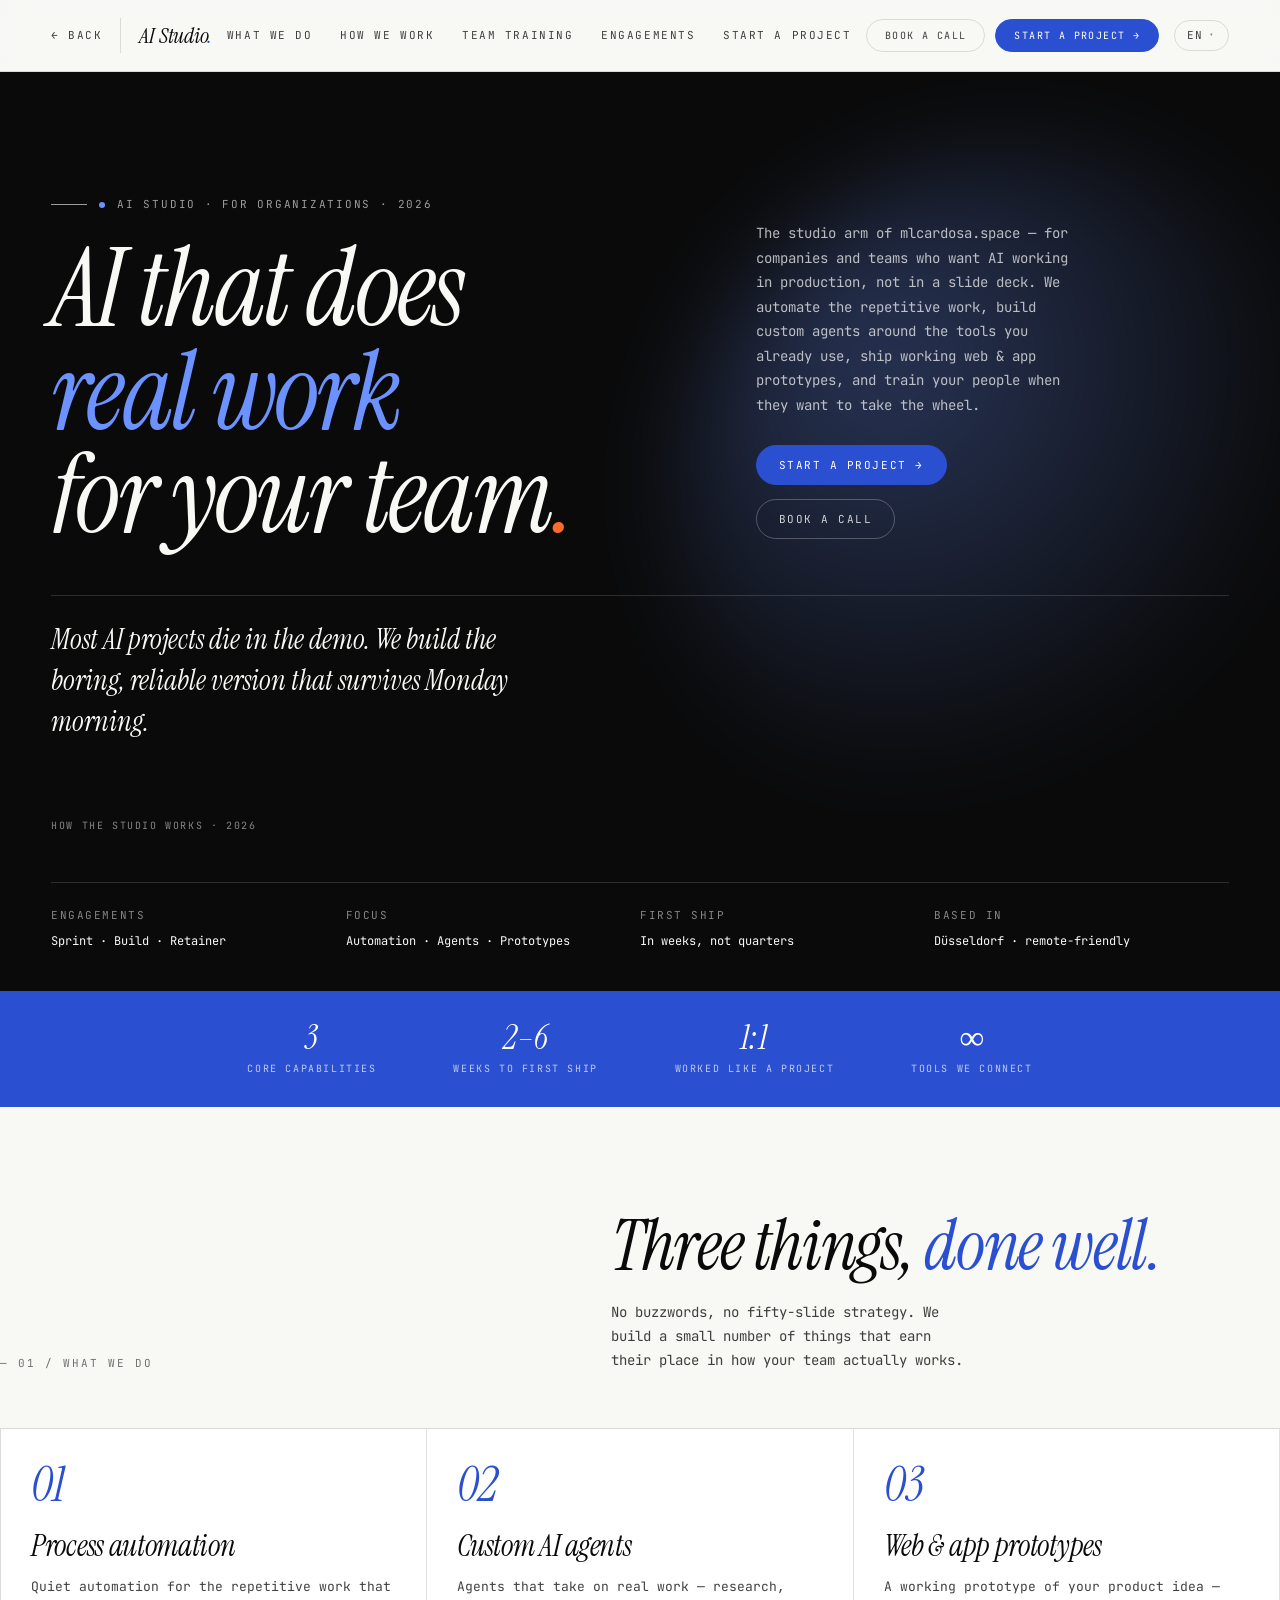
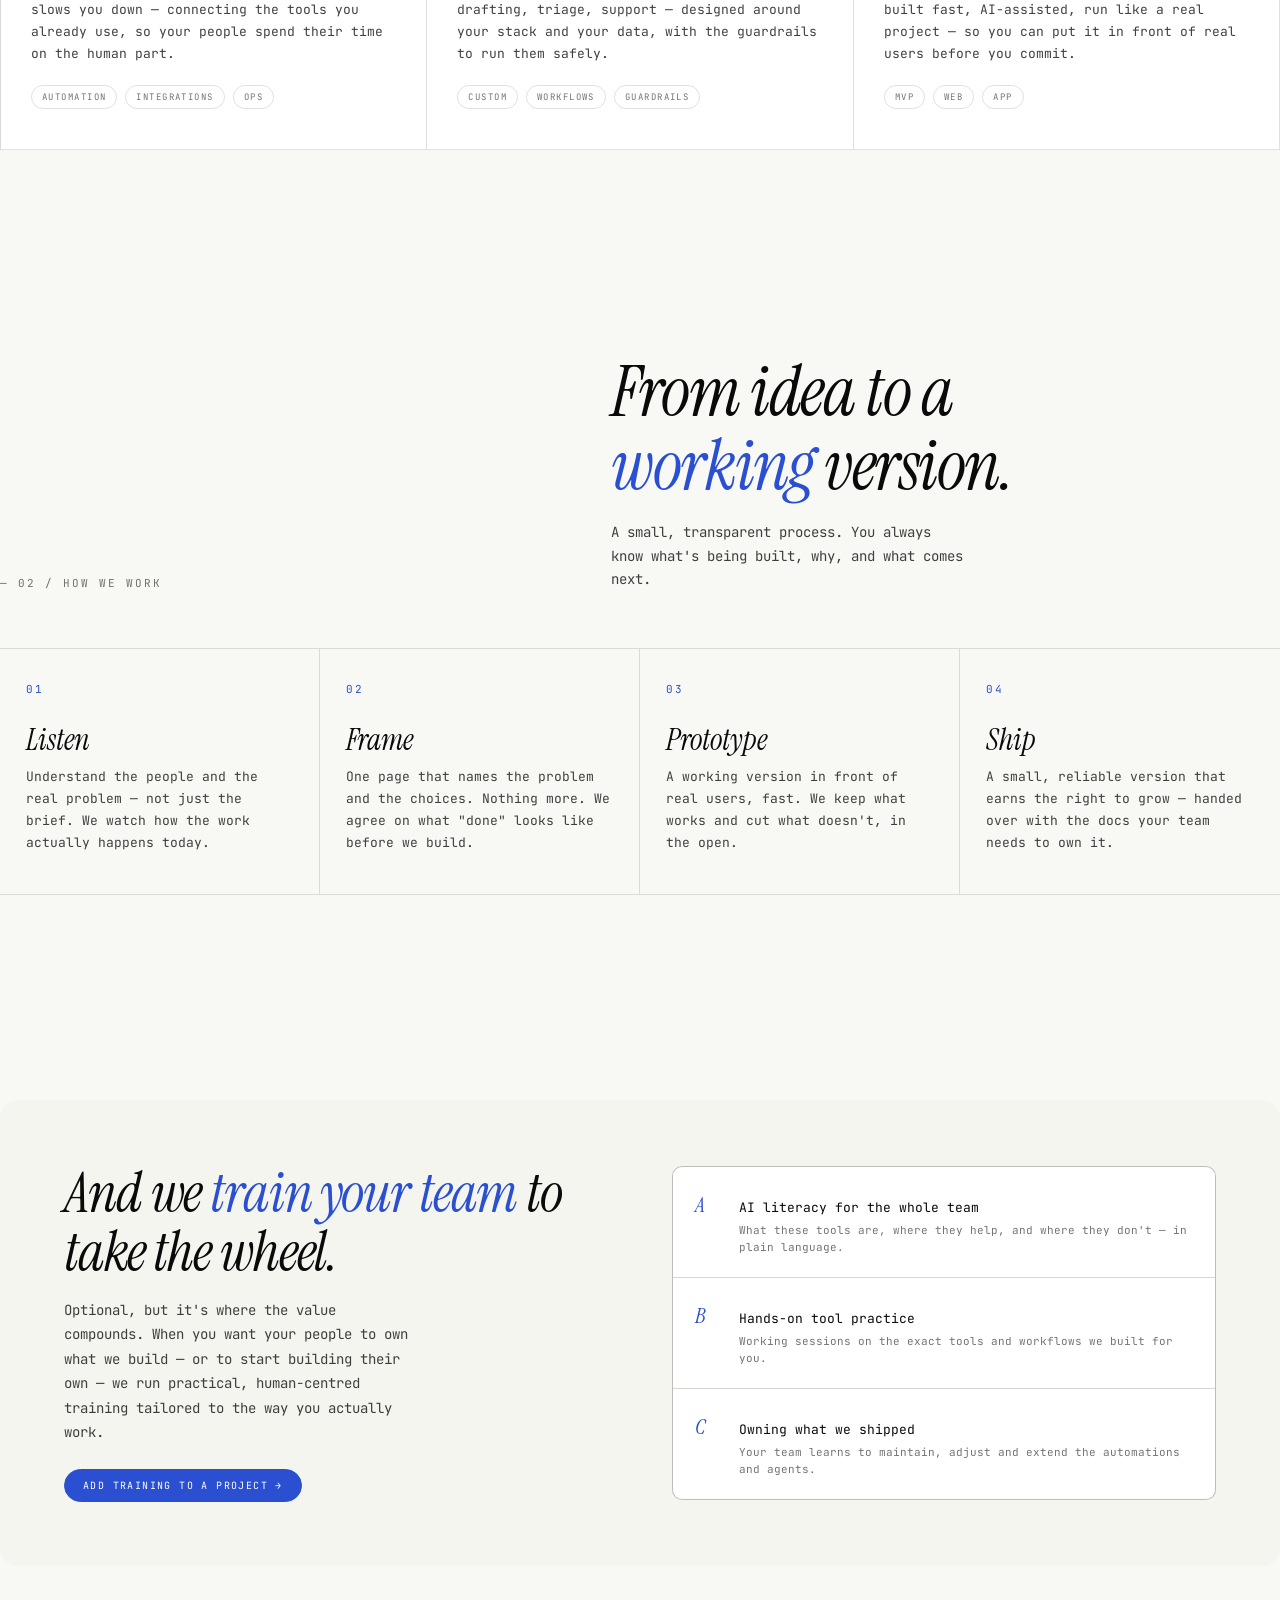
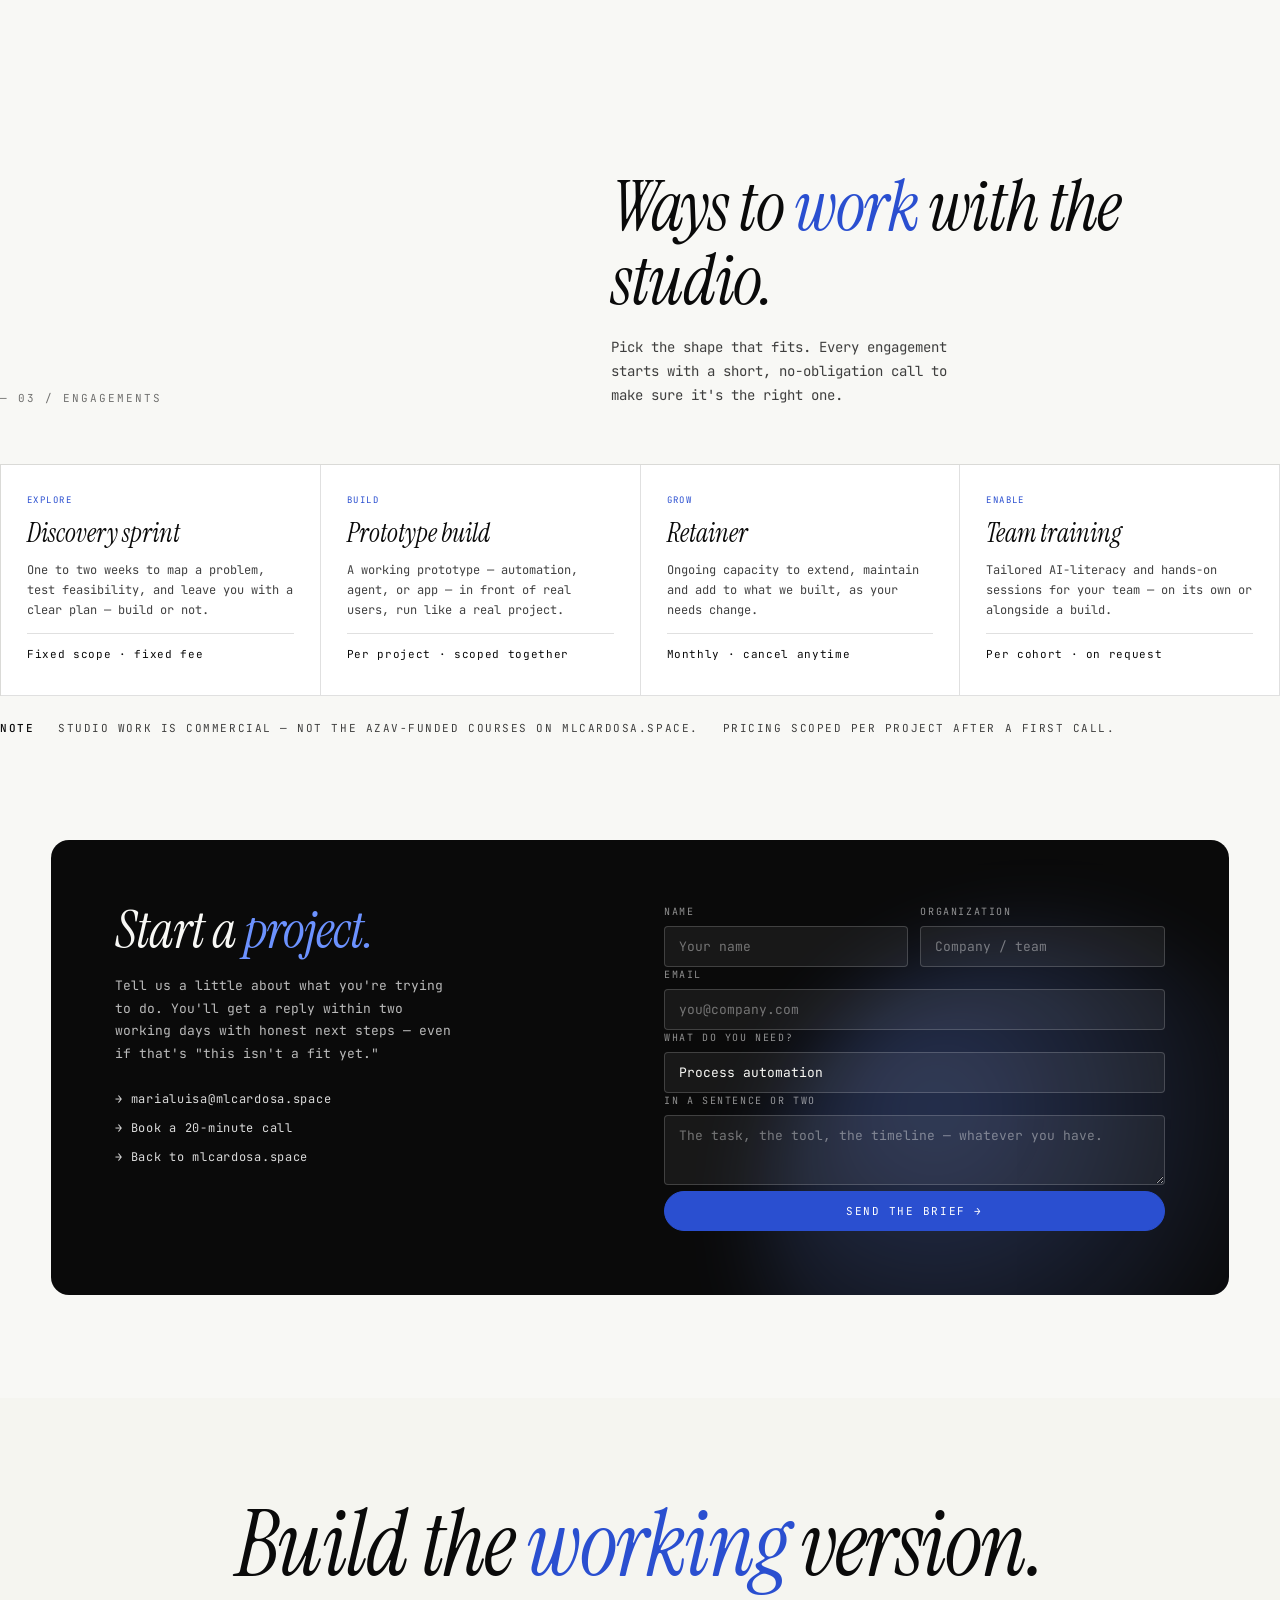
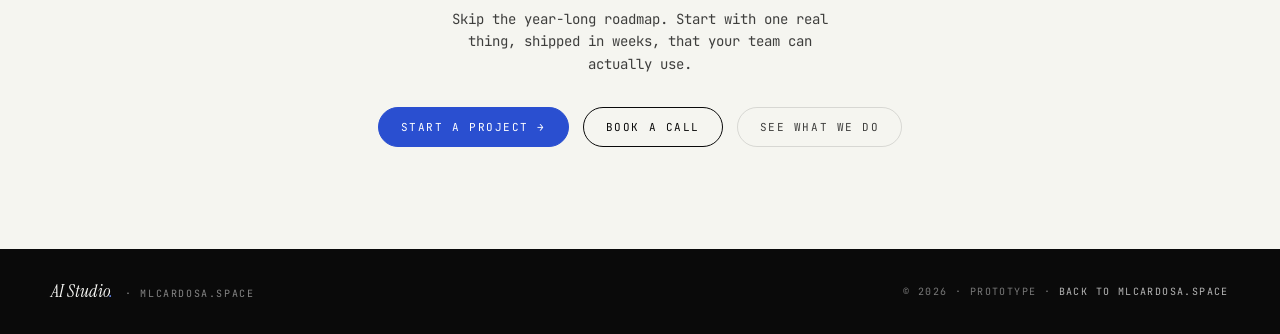
<file: ai-studio.html>
<!doctype html>
<html lang="en">
<head>
<meta charset="utf-8" />
<meta name="viewport" content="width=device-width, initial-scale=1" />
<title>AI Studio · AI that does real work for your team · mlcardosa.space</title>
<link rel="preconnect" href="https://fonts.googleapis.com" />
<link rel="preconnect" href="https://fonts.gstatic.com" crossorigin />
<link href="https://fonts.googleapis.com/css2?family=Instrument+Serif:ital@0;1&family=DM+Serif+Display:ital@0;1&family=JetBrains+Mono:wght@300;400;500&display=swap" rel="stylesheet" />
<style>
:root {
  --white:#fff; --obsidian:#0a0a0a; --offwhite:#f8f8f5; --cream:#f5f5f0;
  --accent:#6c92ff;        /* AI Studio accent · cobalt */
  --accent-dk:#2a4fd0;
  --orange:#ff6b2b;
  --lime:#c9ff6b;
  --black-85:rgba(0,0,0,.85); --black-75:rgba(0,0,0,.75); --black-55:rgba(0,0,0,.55); --black-40:rgba(0,0,0,.4); --black-12:rgba(0,0,0,.12); --black-06:rgba(0,0,0,.06);

  --bg:var(--offwhite); --fg:var(--obsidian);
  --muted:var(--black-75); --soft:var(--black-55); --line:var(--black-12); --card:var(--white);

  --serif:"Instrument Serif","DM Serif Display","Times New Roman",serif;
  --mono:"JetBrains Mono","IBM Plex Mono",ui-monospace,Menlo,monospace;

  --max:1440px; --pad:clamp(20px,4vw,64px);
  --gap-lg:clamp(48px,8vw,112px);
  --r-sm:4px; --r-md:10px; --r-lg:18px;
}
*{box-sizing:border-box}
html,body{margin:0;padding:0}
body{font-family:var(--mono);font-size:14px;line-height:1.6;background:var(--bg);color:var(--fg);-webkit-font-smoothing:antialiased}
a{color:inherit;text-decoration:none}
button{font-family:inherit;cursor:pointer}
input,textarea,select{font-family:inherit}
h1,h2,h3,h4{margin:0;font-weight:400}
p{margin:0}
.serif{font-family:var(--serif);font-style:italic;font-weight:400;letter-spacing:-0.01em}
.label{font-family:var(--mono);text-transform:uppercase;letter-spacing:.14em;font-size:11px;color:var(--muted)}
.container{max-width:var(--max);margin:0 auto;padding:0 var(--pad)}
.section{padding:var(--gap-lg) 0}

/* NAV */
.nav{position:sticky;top:0;z-index:50;display:flex;align-items:center;justify-content:space-between;
  padding:18px var(--pad);backdrop-filter:blur(10px);
  background:color-mix(in oklab,var(--bg) 88%,transparent);
  border-bottom:1px solid var(--line)}
.nav-brand{font-family:var(--serif);font-style:italic;font-size:22px;letter-spacing:-0.01em}
.nav-brand .dot{color:var(--accent-dk)}
.nav-brand small{font-family:var(--mono);font-style:normal;text-transform:uppercase;letter-spacing:.18em;font-size:10px;color:var(--soft);margin-left:10px}
.nav-links{display:flex;gap:28px;align-items:center}
.nav-links a{font-family:var(--mono);text-transform:uppercase;font-size:11px;letter-spacing:.14em;color:var(--muted);cursor:pointer;transition:color .2s}
.nav-links a:hover{color:var(--fg)}
.nav-actions{display:flex;gap:10px;align-items:center}
@media(max-width:820px){.nav-links{display:none}}

/* BUTTONS */
.btn{display:inline-flex;align-items:center;justify-content:center;gap:10px;
  font-family:var(--mono);text-transform:uppercase;letter-spacing:.14em;font-size:11px;
  padding:12px 22px;border-radius:999px;border:1px solid var(--fg);
  background:transparent;color:var(--fg);transition:all .2s}
.btn:hover{background:var(--fg);color:var(--bg)}
.btn-accent{background:var(--accent-dk);color:var(--white);border-color:var(--accent-dk)}
.btn-accent:hover{background:var(--accent);border-color:var(--accent);color:var(--obsidian)}
.btn-soft{border-color:var(--line);color:var(--muted)}
.btn-soft:hover{background:transparent;color:var(--fg);border-color:var(--fg)}
.btn-ghost{background:transparent;color:rgba(255,255,255,.8);border-color:rgba(255,255,255,.25)}
.btn-ghost:hover{color:var(--obsidian);background:var(--accent);border-color:var(--accent)}
.btn-w{width:100%}
.btn-sm{padding:9px 18px;font-size:10px}

/* HERO — dark */
.hero{background:var(--obsidian);color:var(--offwhite);min-height:90vh;padding:72px var(--pad) 48px;display:grid;grid-template-rows:1fr auto;gap:48px;position:relative;overflow:hidden}
.hero-inner{max-width:var(--max);margin:0 auto;width:100%;display:grid;grid-template-columns:1.15fr 0.85fr;gap:clamp(32px,5vw,80px);align-items:end;position:relative;z-index:2}
.hero-eyebrow{display:flex;align-items:center;gap:12px;font-family:var(--mono);text-transform:uppercase;font-size:11px;letter-spacing:.16em;color:rgba(255,255,255,.6);margin-bottom:24px}
.hero-eyebrow .bar{width:36px;height:1px;background:rgba(255,255,255,.6)}
.hero-eyebrow .live{width:6px;height:6px;border-radius:50%;background:var(--accent);animation:pulse 2s infinite}
@keyframes pulse{0%,100%{opacity:1}50%{opacity:.35}}
.hero-title{font-family:var(--serif);font-style:italic;font-size:clamp(52px,8.5vw,124px);line-height:0.95;letter-spacing:-0.025em}
.hero-title .accent-c{color:var(--accent)}
.hero-title .accent-orange{color:var(--orange)}
.hero-side{display:flex;flex-direction:column;gap:28px;padding-bottom:8px;max-width:40ch}
.hero-blurb{font-family:var(--mono);font-size:14px;line-height:1.75;color:rgba(255,255,255,.7)}
.hero-actions{display:flex;gap:14px;flex-wrap:wrap}
.hero-quote{max-width:var(--max);margin:0 auto;width:100%;border-top:1px solid rgba(255,255,255,.14);padding-top:24px;display:grid;grid-template-columns:1.15fr 0.85fr;gap:clamp(32px,5vw,80px);position:relative;z-index:2}
.hero-quote q{font-family:var(--serif);font-style:italic;font-size:clamp(20px,2.4vw,28px);line-height:1.45;color:var(--offwhite);display:block;quotes:none;max-width:36ch}
.hero-quote cite{display:block;font-family:var(--mono);text-transform:uppercase;font-size:10px;letter-spacing:.16em;color:rgba(255,255,255,.5);font-style:normal;margin-top:12px}
.hero-bg{position:absolute;right:-8vw;top:10%;width:55vw;height:55vw;max-width:760px;max-height:760px;border-radius:50%;background:radial-gradient(circle at 30% 30%,color-mix(in oklab,var(--accent) 70%,transparent),transparent 62%);filter:blur(50px);opacity:.45;pointer-events:none;z-index:1}

/* META BAND (under dark hero) */
.meta-band{background:var(--obsidian);color:var(--offwhite);padding:0 var(--pad) 40px}
.meta-row{max-width:var(--max);margin:0 auto;display:grid;grid-template-columns:repeat(4,1fr);border-top:1px solid rgba(255,255,255,.14);padding-top:20px;position:relative;z-index:2}
.meta-row > div{padding-right:20px}
.meta-row .label{color:rgba(255,255,255,.5)}
.meta-row .val{font-family:var(--mono);font-size:12px;color:var(--offwhite);display:block;margin-top:6px}

/* STATS BAND */
.stats{background:var(--accent-dk);color:var(--white);padding:30px var(--pad);display:flex;justify-content:center;gap:clamp(32px,6vw,96px)}
.st{text-align:center}
.st-n{font-family:var(--serif);font-style:italic;font-size:34px;line-height:1;color:var(--white)}
.st-l{font-family:var(--mono);text-transform:uppercase;font-size:10px;letter-spacing:.16em;color:rgba(255,255,255,.7);margin-top:6px}

/* SECTION HEAD */
.sec-head{display:grid;grid-template-columns:0.9fr 1.1fr;gap:clamp(32px,5vw,80px);align-items:end;margin-bottom:56px}
.sec-num{font-family:var(--mono);font-size:11px;letter-spacing:.18em;text-transform:uppercase;color:var(--soft)}
.sec-title{font-family:var(--serif);font-style:italic;font-size:clamp(40px,5.5vw,72px);line-height:1.05;letter-spacing:-0.02em}
.sec-title em{color:var(--accent-dk)}
.sec-sub{font-family:var(--mono);font-size:14px;line-height:1.7;color:var(--muted);max-width:44ch}

/* SERVICES */
.svcs{display:grid;grid-template-columns:repeat(3,1fr);gap:0;border-top:1px solid var(--line);border-left:1px solid var(--line)}
.svc{border-right:1px solid var(--line);border-bottom:1px solid var(--line);padding:32px 30px 40px;background:var(--card);display:flex;flex-direction:column;gap:14px;transition:background .25s;position:relative}
.svc:hover{background:var(--cream)}
.svc-n{font-family:var(--serif);font-style:italic;font-size:48px;color:var(--accent-dk);line-height:1;margin-bottom:6px}
.svc h3{font-family:var(--serif);font-style:italic;font-size:30px;line-height:1.1;letter-spacing:-0.01em}
.svc-d{font-family:var(--mono);font-size:13px;color:var(--muted);line-height:1.7;flex:1}
.svc-tags{display:flex;flex-wrap:wrap;gap:8px;margin-top:6px}
.svc-tag{font-family:var(--mono);font-size:9px;letter-spacing:.16em;text-transform:uppercase;color:var(--soft);border:1px solid var(--line);border-radius:999px;padding:4px 10px}

/* TRAINING (full-width feature) */
.train{background:var(--cream);border-radius:var(--r-lg);padding:clamp(32px,5vw,64px);display:grid;grid-template-columns:1fr 1fr;gap:clamp(32px,5vw,72px);align-items:center}
.train-l h3{font-family:var(--serif);font-style:italic;font-size:clamp(34px,4.5vw,56px);line-height:1.05;letter-spacing:-0.02em;margin-bottom:16px}
.train-l h3 em{color:var(--accent-dk)}
.train-l p{font-family:var(--mono);font-size:14px;line-height:1.75;color:var(--muted);max-width:44ch}
.train-r{display:grid;gap:1px;background:var(--line);border:1px solid var(--line);border-radius:var(--r-md);overflow:hidden}
.train-item{background:var(--card);padding:20px 22px;display:flex;gap:16px;align-items:baseline}
.train-item .tn{font-family:var(--serif);font-style:italic;font-size:22px;color:var(--accent-dk);min-width:28px}
.train-item .tt{font-family:var(--mono);font-size:13px;color:var(--fg)}
.train-item .tt span{display:block;color:var(--soft);font-size:11px;margin-top:3px;line-height:1.6}

/* PROCESS */
.proc{display:grid;grid-template-columns:repeat(4,1fr);border-top:1px solid var(--line)}
.proc-step{border-bottom:1px solid var(--line);border-right:1px solid var(--line);padding:32px 26px 40px}
.proc-step:last-child{border-right:none}
.proc-n{font-family:var(--mono);font-size:11px;letter-spacing:.18em;color:var(--accent-dk);margin-bottom:24px}
.proc-name{font-family:var(--serif);font-style:italic;font-size:30px;line-height:1.1;margin-bottom:10px}
.proc-desc{font-family:var(--mono);font-size:13px;color:var(--muted);line-height:1.7}

/* ENGAGEMENTS */
.eng{display:grid;grid-template-columns:repeat(4,1fr);gap:0;border-top:1px solid var(--line);border-left:1px solid var(--line)}
.eng-c{border-right:1px solid var(--line);border-bottom:1px solid var(--line);padding:28px 26px 32px;background:var(--card);display:flex;flex-direction:column;gap:12px}
.eng-name{font-family:var(--serif);font-style:italic;font-size:26px;line-height:1.1}
.eng-for{font-family:var(--mono);font-size:9px;letter-spacing:.16em;text-transform:uppercase;color:var(--accent-dk)}
.eng-d{font-family:var(--mono);font-size:12px;color:var(--muted);line-height:1.7;flex:1}
.eng-price{font-family:var(--mono);font-size:11px;letter-spacing:.06em;color:var(--fg);border-top:1px solid var(--line);padding-top:12px}
.eng-note{max-width:var(--max);margin:24px auto 0;font-family:var(--mono);font-size:11px;text-transform:uppercase;letter-spacing:.14em;color:var(--muted);display:flex;flex-wrap:wrap;gap:8px 24px}
.eng-note b{color:var(--fg);font-weight:500}

/* BRIEF (dark contact band) */
.brief{background:var(--obsidian);color:var(--offwhite);border-radius:var(--r-lg);padding:clamp(32px,5vw,64px);display:grid;grid-template-columns:1fr 1fr;gap:48px;position:relative;overflow:hidden}
.brief::before{content:"";position:absolute;right:-10%;top:20%;width:50%;aspect-ratio:1;border-radius:50%;background:radial-gradient(circle at 30% 30%,color-mix(in oklab,var(--accent) 60%,transparent),transparent 62%);filter:blur(40px);opacity:.5}
.brief-l{position:relative}
.brief-l h3{font-family:var(--serif);font-style:italic;font-size:clamp(34px,4.5vw,52px);line-height:1.05;letter-spacing:-0.02em;margin-bottom:16px}
.brief-l h3 em{color:var(--accent)}
.brief-l p{font-family:var(--mono);font-size:13px;line-height:1.75;color:rgba(255,255,255,.72);max-width:42ch;margin-bottom:24px}
.brief-l .quick{display:flex;flex-direction:column;gap:10px}
.brief-l .quick a{font-family:var(--mono);font-size:12px;letter-spacing:.06em;color:rgba(255,255,255,.85);display:inline-flex;align-items:center;gap:10px}
.brief-l .quick a:hover{color:var(--accent)}
.brief-r{position:relative;display:flex;flex-direction:column;gap:12px}
.brief-r .field{display:flex;flex-direction:column;gap:6px}
.brief-r label{font-family:var(--mono);font-size:10px;letter-spacing:.16em;text-transform:uppercase;color:rgba(255,255,255,.55)}
.brief-r input,.brief-r select,.brief-r textarea{background:rgba(255,255,255,.06);border:1px solid rgba(255,255,255,.18);border-radius:var(--r-sm);color:var(--offwhite);padding:11px 14px;font-family:var(--mono);font-size:13px;outline:none}
.brief-r input::placeholder,.brief-r textarea::placeholder{color:rgba(255,255,255,.4)}
.brief-r select{appearance:none}
.brief-r option{color:#111}
.brief-r textarea{resize:vertical;min-height:70px}
.brief-row{display:grid;grid-template-columns:1fr 1fr;gap:12px}

/* CTA BAND */
.cta-band{background:var(--cream);padding:var(--gap-lg) var(--pad);text-align:center}
.cta-band h2{font-family:var(--serif);font-style:italic;font-size:clamp(48px,7vw,96px);line-height:1;letter-spacing:-0.02em;margin-bottom:18px}
.cta-band h2 em{color:var(--accent-dk)}
.cta-band p{font-family:var(--mono);font-size:14px;color:var(--muted);max-width:48ch;margin:0 auto 32px}
.cta-band .actions{display:flex;gap:14px;justify-content:center;flex-wrap:wrap}

/* FOOTER */
.foot{background:var(--obsidian);color:var(--offwhite);padding:28px var(--pad);display:flex;justify-content:space-between;align-items:center;flex-wrap:wrap;gap:16px}
.foot-brand{font-family:var(--serif);font-style:italic;font-size:18px}
.foot-brand .dot{color:var(--accent)}
.foot-brand small{font-family:var(--mono);font-style:normal;text-transform:uppercase;letter-spacing:.16em;font-size:10px;color:rgba(255,255,255,.5);margin-left:12px}
.foot p{font-family:var(--mono);font-size:10px;letter-spacing:.14em;text-transform:uppercase;color:rgba(255,255,255,.45)}
.foot a{color:rgba(255,255,255,.7)}
.foot a:hover{color:var(--accent)}

/* TOAST */
.toast{position:fixed;top:88px;right:var(--pad);background:var(--obsidian);color:var(--offwhite);padding:14px 22px;border-radius:var(--r-md);font-family:var(--mono);font-size:12px;letter-spacing:.06em;display:none;z-index:200;max-width:360px;border:1px solid rgba(255,255,255,.1)}
.toast.show{display:flex;align-items:center;gap:12px;animation:slideIn .25s ease}
.toast::before{content:"✓";color:var(--accent)}
@keyframes slideIn{from{opacity:0;transform:translateY(-10px)}}

/* RESPONSIVE */
@media(max-width:980px){
  .hero-inner{grid-template-columns:1fr}
  .hero-quote{grid-template-columns:1fr}
  .meta-row{grid-template-columns:1fr 1fr;gap:16px}
  .sec-head{grid-template-columns:1fr;gap:16px}
  .svcs{grid-template-columns:1fr}
  .train{grid-template-columns:1fr;padding:36px}
  .proc{grid-template-columns:1fr 1fr}
  .eng{grid-template-columns:1fr 1fr}
  .brief{grid-template-columns:1fr;padding:36px}
  .stats{flex-wrap:wrap;gap:32px}
}
@media(max-width:600px){
  .proc{grid-template-columns:1fr}
  .eng{grid-template-columns:1fr}
  .brief-row{grid-template-columns:1fr}
}
</style>
</head>
<body>

<template id="__bundler_thumbnail" data-bg-color="#0a0a0a">
  <svg viewBox="0 0 1200 800" xmlns="http://www.w3.org/2000/svg">
    <rect width="1200" height="800" fill="#0a0a0a"/>
    <text x="600" y="400" font-family="Georgia, serif" font-size="118" fill="#ffffff" text-anchor="middle" dominant-baseline="middle">AI Studio<tspan fill="#6c92ff">.</tspan></text>
  </svg>
</template>

<!-- NAV -->
<nav class="nav">
  <div class="nav-left" style="display:flex;align-items:center;gap:18px">
    <a class="nav-back" href="index.html" style="font-family:var(--mono);text-transform:uppercase;font-size:11px;letter-spacing:.14em;color:var(--muted);display:inline-flex;align-items:center;gap:8px;white-space:nowrap;transition:color .2s" onmouseover="this.style.color='var(--fg)'" onmouseout="this.style.color='var(--muted)'">← Back</a>
    <span class="nav-brand" style="border-left:1px solid var(--line);padding-left:18px">AI Studio<span class="dot">.</span></span>
  </div>
  <div class="nav-links">
    <a onclick="scrollTo2('sec-services')">What we do</a>
    <a onclick="scrollTo2('sec-process')">How we work</a>
    <a onclick="scrollTo2('sec-training')">Team training</a>
    <a onclick="scrollTo2('sec-eng')">Engagements</a>
    <a onclick="scrollTo2('sec-brief')">Start a project</a>
  </div>
  <div class="nav-actions">
    <button class="btn btn-soft btn-sm" onclick="scrollTo2('sec-brief')">Book a call</button>
    <button class="btn btn-accent btn-sm" onclick="scrollTo2('sec-brief')">Start a project →</button>
  </div>
</nav>

<!-- HERO -->
<section class="hero">
  <div class="hero-bg"></div>
  <div class="hero-inner">
    <div>
      <div class="hero-eyebrow"><span class="bar"></span><span class="live"></span> AI Studio · For organizations · 2026</div>
      <h1 class="hero-title">
        AI that does<br>
        <span class="accent-c">real work</span><br>
        for your team<span class="accent-orange">.</span>
      </h1>
    </div>
    <div class="hero-side">
      <p class="hero-blurb">
        The studio arm of mlcardosa.space — for companies and teams who want AI working in production, not in a slide deck. We automate the repetitive work, build custom agents around the tools you already use, ship working web &amp; app prototypes, and train your people when they want to take the wheel.
      </p>
      <div class="hero-actions">
        <button class="btn btn-accent" onclick="scrollTo2('sec-brief')">Start a project →</button>
        <button class="btn btn-ghost" onclick="scrollTo2('sec-brief')">Book a call</button>
      </div>
    </div>
  </div>
  <div class="hero-quote">
    <q>Most AI projects die in the demo. We build the boring, reliable version that survives Monday morning.</q>
    <div></div>
    <cite>How the studio works · 2026</cite>
  </div>
</section>
<div class="meta-band">
  <div class="meta-row">
    <div><span class="label">Engagements</span><span class="val">Sprint · Build · Retainer</span></div>
    <div><span class="label">Focus</span><span class="val">Automation · Agents · Prototypes</span></div>
    <div><span class="label">First ship</span><span class="val">In weeks, not quarters</span></div>
    <div><span class="label">Based in</span><span class="val">Düsseldorf · remote-friendly</span></div>
  </div>
</div>

<!-- STATS -->
<div class="stats">
  <div class="st"><div class="st-n">3</div><div class="st-l">Core capabilities</div></div>
  <div class="st"><div class="st-n">2–6</div><div class="st-l">Weeks to first ship</div></div>
  <div class="st"><div class="st-n">1:1</div><div class="st-l">Worked like a project</div></div>
  <div class="st"><div class="st-n">∞</div><div class="st-l">Tools we connect</div></div>
</div>

<!-- SERVICES -->
<section class="section container" id="sec-services">
  <div class="sec-head">
    <div><div class="sec-num">— 01 / What we do</div></div>
    <div>
      <h2 class="sec-title">Three things, <em>done well.</em></h2>
      <p class="sec-sub" style="margin-top:18px">No buzzwords, no fifty-slide strategy. We build a small number of things that earn their place in how your team actually works.</p>
    </div>
  </div>
  <div class="svcs">
    <div class="svc">
      <div class="svc-n">01</div>
      <h3>Process automation</h3>
      <p class="svc-d">Quiet automation for the repetitive work that slows you down — connecting the tools you already use, so your people spend their time on the human part.</p>
      <div class="svc-tags"><span class="svc-tag">Automation</span><span class="svc-tag">Integrations</span><span class="svc-tag">Ops</span></div>
    </div>
    <div class="svc">
      <div class="svc-n">02</div>
      <h3>Custom AI agents</h3>
      <p class="svc-d">Agents that take on real work — research, drafting, triage, support — designed around your stack and your data, with the guardrails to run them safely.</p>
      <div class="svc-tags"><span class="svc-tag">Custom</span><span class="svc-tag">Workflows</span><span class="svc-tag">Guardrails</span></div>
    </div>
    <div class="svc">
      <div class="svc-n">03</div>
      <h3>Web &amp; app prototypes</h3>
      <p class="svc-d">A working prototype of your product idea — built fast, AI-assisted, run like a real project — so you can put it in front of real users before you commit.</p>
      <div class="svc-tags"><span class="svc-tag">MVP</span><span class="svc-tag">Web</span><span class="svc-tag">App</span></div>
    </div>
  </div>
</section>

<!-- PROCESS -->
<section class="section container" id="sec-process">
  <div class="sec-head">
    <div><div class="sec-num">— 02 / How we work</div></div>
    <div>
      <h2 class="sec-title">From idea to a<br><em>working</em> version.</h2>
      <p class="sec-sub" style="margin-top:18px">A small, transparent process. You always know what's being built, why, and what comes next.</p>
    </div>
  </div>
  <div class="proc">
    <div class="proc-step">
      <div class="proc-n">01</div>
      <div class="proc-name">Listen</div>
      <div class="proc-desc">Understand the people and the real problem — not just the brief. We watch how the work actually happens today.</div>
    </div>
    <div class="proc-step">
      <div class="proc-n">02</div>
      <div class="proc-name">Frame</div>
      <div class="proc-desc">One page that names the problem and the choices. Nothing more. We agree on what "done" looks like before we build.</div>
    </div>
    <div class="proc-step">
      <div class="proc-n">03</div>
      <div class="proc-name">Prototype</div>
      <div class="proc-desc">A working version in front of real users, fast. We keep what works and cut what doesn't, in the open.</div>
    </div>
    <div class="proc-step">
      <div class="proc-n">04</div>
      <div class="proc-name">Ship</div>
      <div class="proc-desc">A small, reliable version that earns the right to grow — handed over with the docs your team needs to own it.</div>
    </div>
  </div>
</section>

<!-- TRAINING -->
<section class="section container" id="sec-training">
  <div class="train">
    <div class="train-l">
      <h3>And we <em>train your team</em> to take the wheel.</h3>
      <p>Optional, but it's where the value compounds. When you want your people to own what we build — or to start building their own — we run practical, human-centred training tailored to the way you actually work.</p>
      <div style="margin-top:24px"><button class="btn btn-accent btn-sm" onclick="scrollTo2('sec-brief')">Add training to a project →</button></div>
    </div>
    <div class="train-r">
      <div class="train-item"><span class="tn">A</span><span class="tt">AI literacy for the whole team<span>What these tools are, where they help, and where they don't — in plain language.</span></span></div>
      <div class="train-item"><span class="tn">B</span><span class="tt">Hands-on tool practice<span>Working sessions on the exact tools and workflows we built for you.</span></span></div>
      <div class="train-item"><span class="tn">C</span><span class="tt">Owning what we shipped<span>Your team learns to maintain, adjust and extend the automations and agents.</span></span></div>
    </div>
  </div>
</section>

<!-- ENGAGEMENTS -->
<section class="section container" id="sec-eng">
  <div class="sec-head">
    <div><div class="sec-num">— 03 / Engagements</div></div>
    <div>
      <h2 class="sec-title">Ways to <em>work</em> with the studio.</h2>
      <p class="sec-sub" style="margin-top:18px">Pick the shape that fits. Every engagement starts with a short, no-obligation call to make sure it's the right one.</p>
    </div>
  </div>
  <div class="eng">
    <div class="eng-c">
      <div class="eng-for">Explore</div>
      <div class="eng-name">Discovery sprint</div>
      <div class="eng-d">One to two weeks to map a problem, test feasibility, and leave you with a clear plan — build or not.</div>
      <div class="eng-price">Fixed scope · fixed fee</div>
    </div>
    <div class="eng-c">
      <div class="eng-for">Build</div>
      <div class="eng-name">Prototype build</div>
      <div class="eng-d">A working prototype — automation, agent, or app — in front of real users, run like a real project.</div>
      <div class="eng-price">Per project · scoped together</div>
    </div>
    <div class="eng-c">
      <div class="eng-for">Grow</div>
      <div class="eng-name">Retainer</div>
      <div class="eng-d">Ongoing capacity to extend, maintain and add to what we built, as your needs change.</div>
      <div class="eng-price">Monthly · cancel anytime</div>
    </div>
    <div class="eng-c">
      <div class="eng-for">Enable</div>
      <div class="eng-name">Team training</div>
      <div class="eng-d">Tailored AI-literacy and hands-on sessions for your team — on its own or alongside a build.</div>
      <div class="eng-price">Per cohort · on request</div>
    </div>
  </div>
  <div class="eng-note">
    <span><b>Note</b></span>
    <span>Studio work is commercial — not the AZAV-funded courses on mlcardosa.space.</span>
    <span>Pricing scoped per project after a first call.</span>
  </div>
</section>

<!-- BRIEF -->
<section class="container" id="sec-brief" style="padding-bottom:var(--gap-lg)">
  <div class="brief">
    <div class="brief-l">
      <h3>Start a <em>project.</em></h3>
      <p>Tell us a little about what you're trying to do. You'll get a reply within two working days with honest next steps — even if that's "this isn't a fit yet."</p>
      <div class="quick">
        <a href="mailto:marialuisa@mlcardosa.space">→ marialuisa@mlcardosa.space</a>
        <a onclick="showToast('Booking link opens once details are confirmed')">→ Book a 20-minute call</a>
        <a href="index.html">→ Back to mlcardosa.space</a>
      </div>
    </div>
    <div class="brief-r">
      <form onsubmit="sendBrief(event)">
        <div class="brief-row">
          <div class="field"><label>Name</label><input type="text" required placeholder="Your name" /></div>
          <div class="field"><label>Organization</label><input type="text" placeholder="Company / team" /></div>
        </div>
        <div class="field"><label>Email</label><input type="email" required placeholder="you@company.com" /></div>
        <div class="field"><label>What do you need?</label>
          <select>
            <option>Process automation</option>
            <option>A custom AI agent</option>
            <option>A web or app prototype</option>
            <option>Team training</option>
            <option>Not sure yet — let's talk</option>
          </select>
        </div>
        <div class="field"><label>In a sentence or two</label><textarea placeholder="The task, the tool, the timeline — whatever you have."></textarea></div>
        <button class="btn btn-accent btn-w" type="submit" style="margin-top:6px">Send the brief →</button>
      </form>
    </div>
  </div>
</section>

<!-- CTA -->
<div class="cta-band">
  <h2>Build the <em>working</em> version.</h2>
  <p>Skip the year-long roadmap. Start with one real thing, shipped in weeks, that your team can actually use.</p>
  <div class="actions">
    <button class="btn btn-accent" onclick="scrollTo2('sec-brief')">Start a project →</button>
    <button class="btn" onclick="scrollTo2('sec-brief')">Book a call</button>
    <button class="btn btn-soft" onclick="scrollTo2('sec-services')">See what we do</button>
  </div>
</div>

<footer class="foot">
  <div class="foot-brand">AI Studio<span class="dot">.</span><small>· mlcardosa.space</small></div>
  <p>© 2026 · prototype · <a href="index.html">Back to mlcardosa.space</a></p>
</footer>

<div class="toast" id="toast"><span id="toast-msg"></span></div>

<script>
function scrollTo2(id){const el=document.getElementById(id);if(el)el.scrollIntoView({behavior:'smooth',block:'start'})}
function sendBrief(e){e.preventDefault();e.target.reset();showToast('Brief sent — you\'ll hear back within two working days')}
function showToast(m){const t=document.getElementById('toast');document.getElementById('toast-msg').textContent=m;t.classList.add('show');setTimeout(()=>t.classList.remove('show'),3800)}
</script>
<script>
window.SUBPAGE_DICT = {
  "← Back": "← Zurück",
  "What we do": "Was wir tun",
  "How we work": "Wie wir arbeiten",
  "Team training": "Team-Schulung",
  "Engagements": "Zusammenarbeit",
  "Start a project": "Projekt starten",
  "Book a call": "Gespräch buchen",
  "Start a project →": "Projekt starten →",
  "AI Studio · For organizations · 2026": "AI Studio · Für Organisationen · 2026",
  "AI that does": "KI, die",
  "real work": "echte Arbeit",
  "for your team": "für dein Team leistet",
  "The studio arm of mlcardosa.space — for companies and teams who want AI working in production, not in a slide deck. We automate the repetitive work, build custom agents around the tools you already use, ship working web & app prototypes, and train your people when they want to take the wheel.":
    "Der Studio-Zweig von mlcardosa.space, für Unternehmen und Teams, die KI in Produktion wollen, nicht auf einer Folie. Wir automatisieren die wiederkehrende Arbeit, bauen eigene Agenten rund um die Tools, die ihr schon nutzt, liefern funktionierende Web- & App-Prototypen und schulen eure Leute, wenn sie das Steuer übernehmen wollen.",
  "Most AI projects die in the demo. We build the boring, reliable version that survives Monday morning.":
    "Die meisten KI-Projekte sterben in der Demo. Wir bauen die langweilige, verlässliche Version, die den Montagmorgen übersteht.",
  "How the studio works · 2026": "Wie das Studio arbeitet · 2026",
  "Focus": "Fokus",
  "Automation · Agents · Prototypes": "Automatisierung · Agenten · Prototypen",
  "First ship": "Erste Lieferung",
  "In weeks, not quarters": "In Wochen, nicht Quartalen",
  "Based in": "Standort",
  "Düsseldorf · remote-friendly": "Düsseldorf · remote-freundlich",
  "Core capabilities": "Kernkompetenzen",
  "Weeks to first ship": "Wochen bis zur ersten Lieferung",
  "Worked like a project": "Wie ein Projekt geführt",
  "Tools we connect": "Tools, die wir verbinden",
  "— 01 / What we do": "— 01 / Was wir tun",
  "Three things,": "Drei Dinge,",
  "done well.": "gut gemacht.",
  "No buzzwords, no fifty-slide strategy. We build a small number of things that earn their place in how your team actually works.":
    "Keine Buzzwords, keine Fünfzig-Folien-Strategie. Wir bauen wenige Dinge, die sich ihren Platz in der tatsächlichen Arbeit eures Teams verdienen.",
  "Process automation": "Prozessautomatisierung",
  "Quiet automation for the repetitive work that slows you down — connecting the tools you already use, so your people spend their time on the human part.":
    "Stille Automatisierung für die wiederkehrende Arbeit, die euch ausbremst, indem sie die Tools verbindet, die ihr schon nutzt, damit eure Leute ihre Zeit dem Menschlichen widmen.",
  "Automation": "Automatisierung",
  "Integrations": "Integrationen",
  "Custom AI agents": "Eigene KI-Agenten",
  "Agents that take on real work — research, drafting, triage, support — designed around your stack and your data, with the guardrails to run them safely.":
    "Agenten, die echte Arbeit übernehmen, etwa Recherche, Entwürfe, Triage und Support, gebaut rund um euren Stack und eure Daten, mit den Leitplanken, um sie sicher zu betreiben.",
  "Guardrails": "Leitplanken",
  "Web & app prototypes": "Web- & App-Prototypen",
  "A working prototype of your product idea — built fast, AI-assisted, run like a real project — so you can put it in front of real users before you commit.":
    "Ein funktionierender Prototyp eurer Produktidee, schnell gebaut, KI-gestützt, wie ein echtes Projekt geführt, damit ihr ihn echten Nutzern zeigen könnt, bevor ihr euch festlegt.",
  "— 02 / How we work": "— 02 / Wie wir arbeiten",
  "From idea to a": "Aus einer Idee wird eine",
  "working": "funktionierende",
  "version.": "Version.",
  "A small, transparent process. You always know what's being built, why, and what comes next.":
    "Ein kleiner, transparenter Prozess. Ihr wisst immer, was gebaut wird, warum und was als Nächstes kommt.",
  "Listen": "Zuhören",
  "Understand the people and the real problem — not just the brief. We watch how the work actually happens today.":
    "Die Menschen und das echte Problem verstehen, nicht nur den Auftrag. Wir schauen, wie die Arbeit heute wirklich abläuft.",
  "Frame": "Einordnen",
  "One page that names the problem and the choices. Nothing more. We agree on what \"done\" looks like before we build.":
    "Eine Seite, die das Problem und die Optionen benennt. Mehr nicht. Wir einigen uns darauf, wie \u201Efertig\u201C aussieht, bevor wir bauen.",
  "Prototype": "Prototyp",
  "A working version in front of real users, fast. We keep what works and cut what doesn't, in the open.":
    "Eine funktionierende Version vor echten Nutzern, schnell. Wir behalten, was funktioniert, und streichen, was nicht, ganz offen.",
  "Ship": "Liefern",
  "A small, reliable version that earns the right to grow — handed over with the docs your team needs to own it.":
    "Eine kleine, verlässliche Version, die sich das Wachsen verdient, übergeben mit der Doku, die euer Team braucht, um sie selbst zu betreiben.",
  "And we": "Und wir",
  "train your team": "schulen euer Team",
  "to take the wheel.": ", das Steuer zu übernehmen.",
  "Optional, but it's where the value compounds. When you want your people to own what we build — or to start building their own — we run practical, human-centred training tailored to the way you actually work.":
    "Optional, aber genau hier verstärkt sich der Wert. Wenn ihr wollt, dass eure Leute das Gebaute selbst betreiben, oder anfangen, Eigenes zu bauen, halten wir praktische, menschzentrierte Schulungen, zugeschnitten auf eure tatsächliche Arbeitsweise.",
  "Add training to a project →": "Schulung zum Projekt hinzufügen →",
  "AI literacy for the whole team": "KI-Kompetenz fürs ganze Team",
  "What these tools are, where they help, and where they don't — in plain language.":
    "Was diese Tools sind, wo sie helfen und wo nicht, in klarer Sprache.",
  "Hands-on tool practice": "Praktische Tool-Übung",
  "Working sessions on the exact tools and workflows we built for you.":
    "Arbeitssessions zu genau den Tools und Workflows, die wir für euch gebaut haben.",
  "Owning what we shipped": "Das Gelieferte selbst betreiben",
  "Your team learns to maintain, adjust and extend the automations and agents.":
    "Euer Team lernt, die Automatisierungen und Agenten zu pflegen, anzupassen und zu erweitern.",
  "— 03 / Engagements": "— 03 / Zusammenarbeit",
  "Ways to": "Wege, mit dem Studio",
  "work": "zu arbeiten",
  "with the studio.": ".",
  "Pick the shape that fits. Every engagement starts with a short, no-obligation call to make sure it's the right one.":
    "Wählt die Form, die passt. Jede Zusammenarbeit beginnt mit einem kurzen, unverbindlichen Gespräch, um sicherzugehen, dass es die richtige ist.",
  "Explore": "Erkunden",
  "Discovery sprint": "Discovery-Sprint",
  "One to two weeks to map a problem, test feasibility, and leave you with a clear plan — build or not.":
    "Ein bis zwei Wochen, um ein Problem zu kartieren, die Machbarkeit zu testen und euch mit einem klaren Plan zurückzulassen, bauen oder nicht.",
  "Fixed scope · fixed fee": "Fester Umfang · festes Honorar",
  "Build": "Bauen",
  "Prototype build": "Prototyp-Bau",
  "A working prototype — automation, agent, or app — in front of real users, run like a real project.":
    "Ein funktionierender Prototyp, Automatisierung, Agent oder App, vor echten Nutzern, wie ein echtes Projekt geführt.",
  "Per project · scoped together": "Pro Projekt · gemeinsam abgesteckt",
  "Grow": "Wachsen",
  "Ongoing capacity to extend, maintain and add to what we built, as your needs change.":
    "Laufende Kapazität, um das Gebaute zu erweitern, zu pflegen und zu ergänzen, wenn sich euer Bedarf ändert.",
  "Monthly · cancel anytime": "Monatlich · jederzeit kündbar",
  "Enable": "Befähigen",
  "Tailored AI-literacy and hands-on sessions for your team — on its own or alongside a build.":
    "Maßgeschneiderte KI-Kompetenz und praktische Sessions für euer Team, allein oder begleitend zu einem Bau.",
  "Per cohort · on request": "Pro Gruppe · auf Anfrage",
  "Note": "Hinweis",
  "Studio work is commercial — not the AZAV-funded courses on mlcardosa.space.":
    "Studio-Arbeit ist kommerziell, nicht die AZAV-geförderten Kurse auf mlcardosa.space.",
  "Pricing scoped per project after a first call.":
    "Preise werden pro Projekt nach einem ersten Gespräch festgelegt.",
  "Start a": "Starte ein",
  "project.": "Projekt.",
  "Tell us a little about what you're trying to do. You'll get a reply within two working days with honest next steps — even if that's \"this isn't a fit yet.\"":
    "Erzähl uns kurz, was du vorhast. Du bekommst innerhalb von zwei Werktagen eine Antwort mit ehrlichen nächsten Schritten, auch wenn das heißt: \u201Edas passt noch nicht.\u201C",
  "→ Book a 20-minute call": "→ 20-minütiges Gespräch buchen",
  "→ Back to mlcardosa.space": "→ Zurück zu mlcardosa.space",
  "Organization": "Organisation",
  "Email": "E-Mail",
  "What do you need?": "Was brauchst du?",
  "A custom AI agent": "Ein eigener KI-Agent",
  "A web or app prototype": "Ein Web- oder App-Prototyp",
  "Not sure yet — let's talk": "Noch unsicher, lass uns reden",
  "In a sentence or two": "In ein, zwei Sätzen",
  "Send the brief →": "Brief senden →",
  "Build the": "Bau die",
  "Skip the year-long roadmap. Start with one real thing, shipped in weeks, that your team can actually use.":
    "Überspring die einjährige Roadmap. Fang mit einer echten Sache an, in Wochen geliefert, die euer Team wirklich nutzen kann.",
  "See what we do": "Sieh, was wir tun",
  "© 2026 · prototype ·": "© 2026 · Prototyp ·",
  "Back to mlcardosa.space": "Zurück zu mlcardosa.space",
  "Booking link opens once details are confirmed": "Der Buchungslink öffnet sich, sobald die Details bestätigt sind",
  "Brief sent — you'll hear back within two working days": "Brief gesendet, du hörst innerhalb von zwei Werktagen von uns"
};
window.SUBPAGE_ATTR = {
  "Your name": "Dein Name",
  "Company / team": "Firma / Team",
  "you@company.com": "du@firma.com",
  "The task, the tool, the timeline — whatever you have.": "Die Aufgabe, das Tool, der Zeitrahmen, was immer du hast."
};
</script>
<script src="subpage-i18n.js"></script>
</body>
</html>
</file>
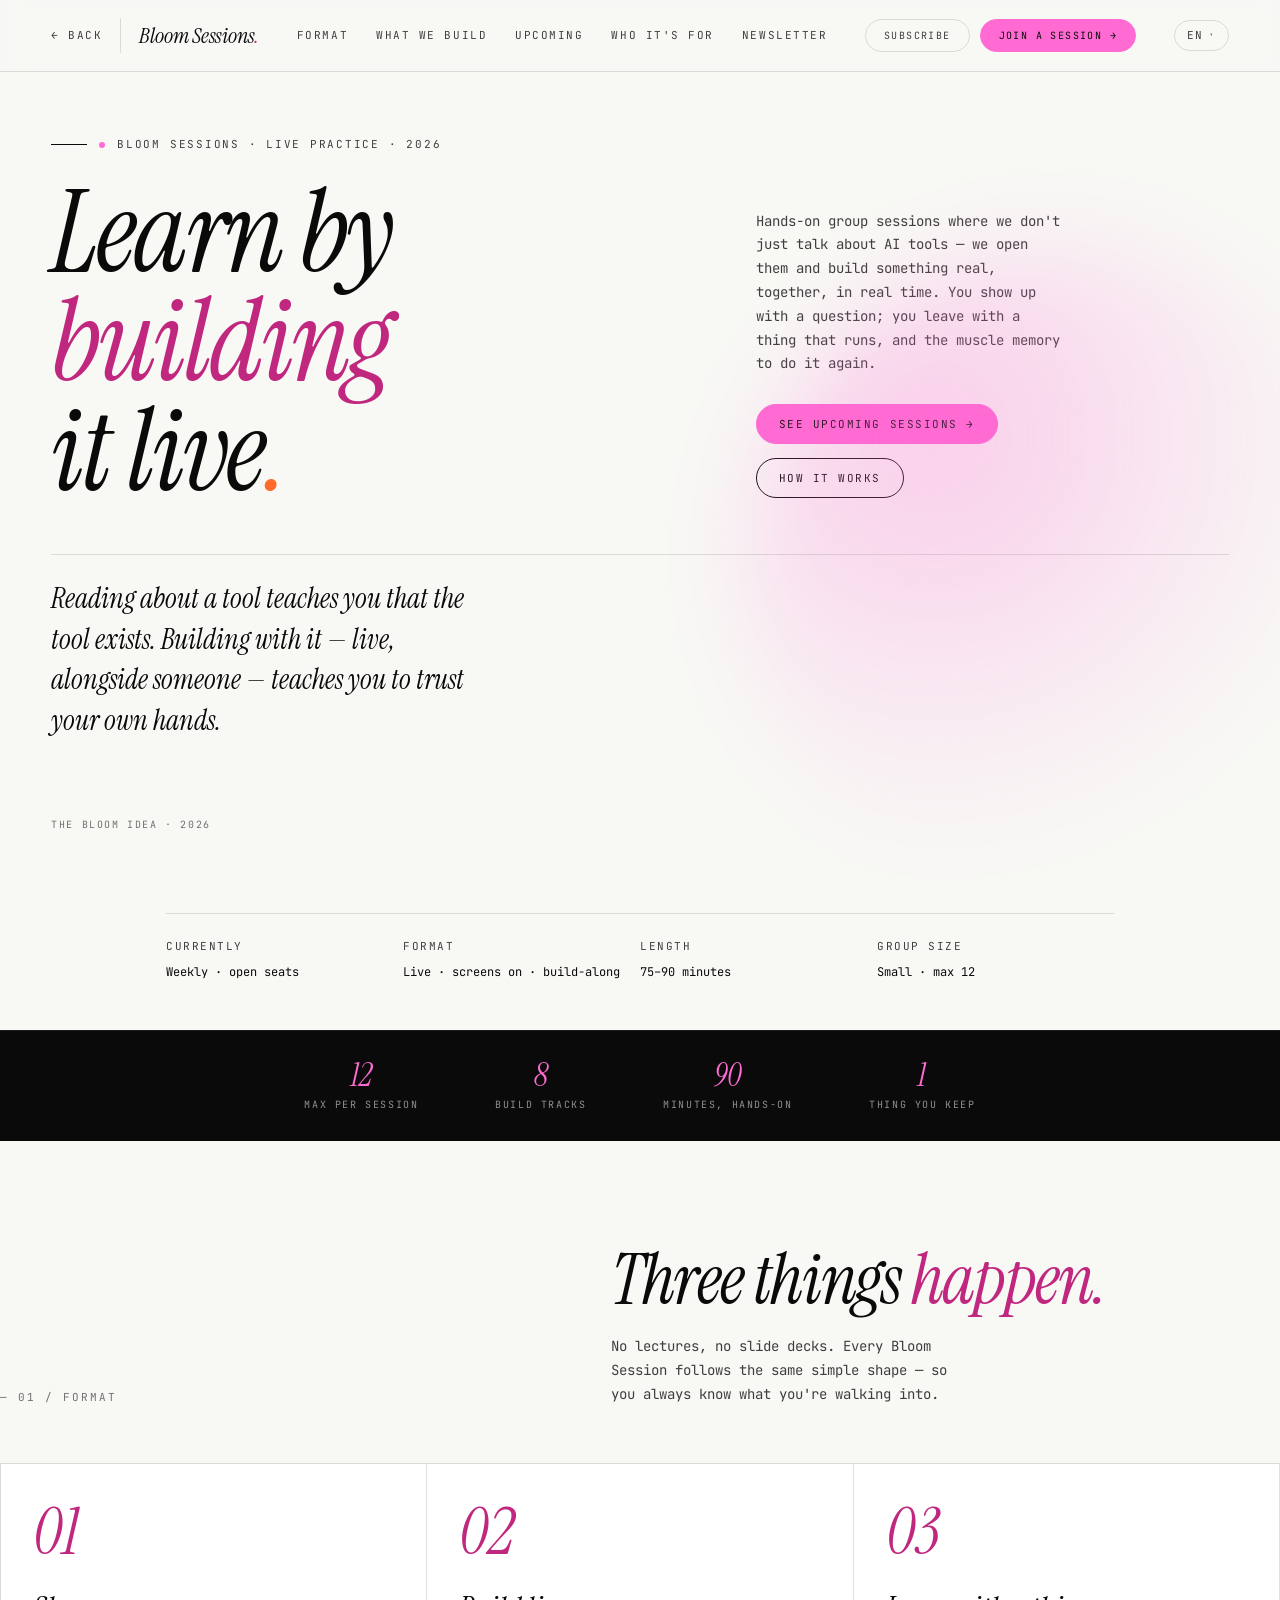
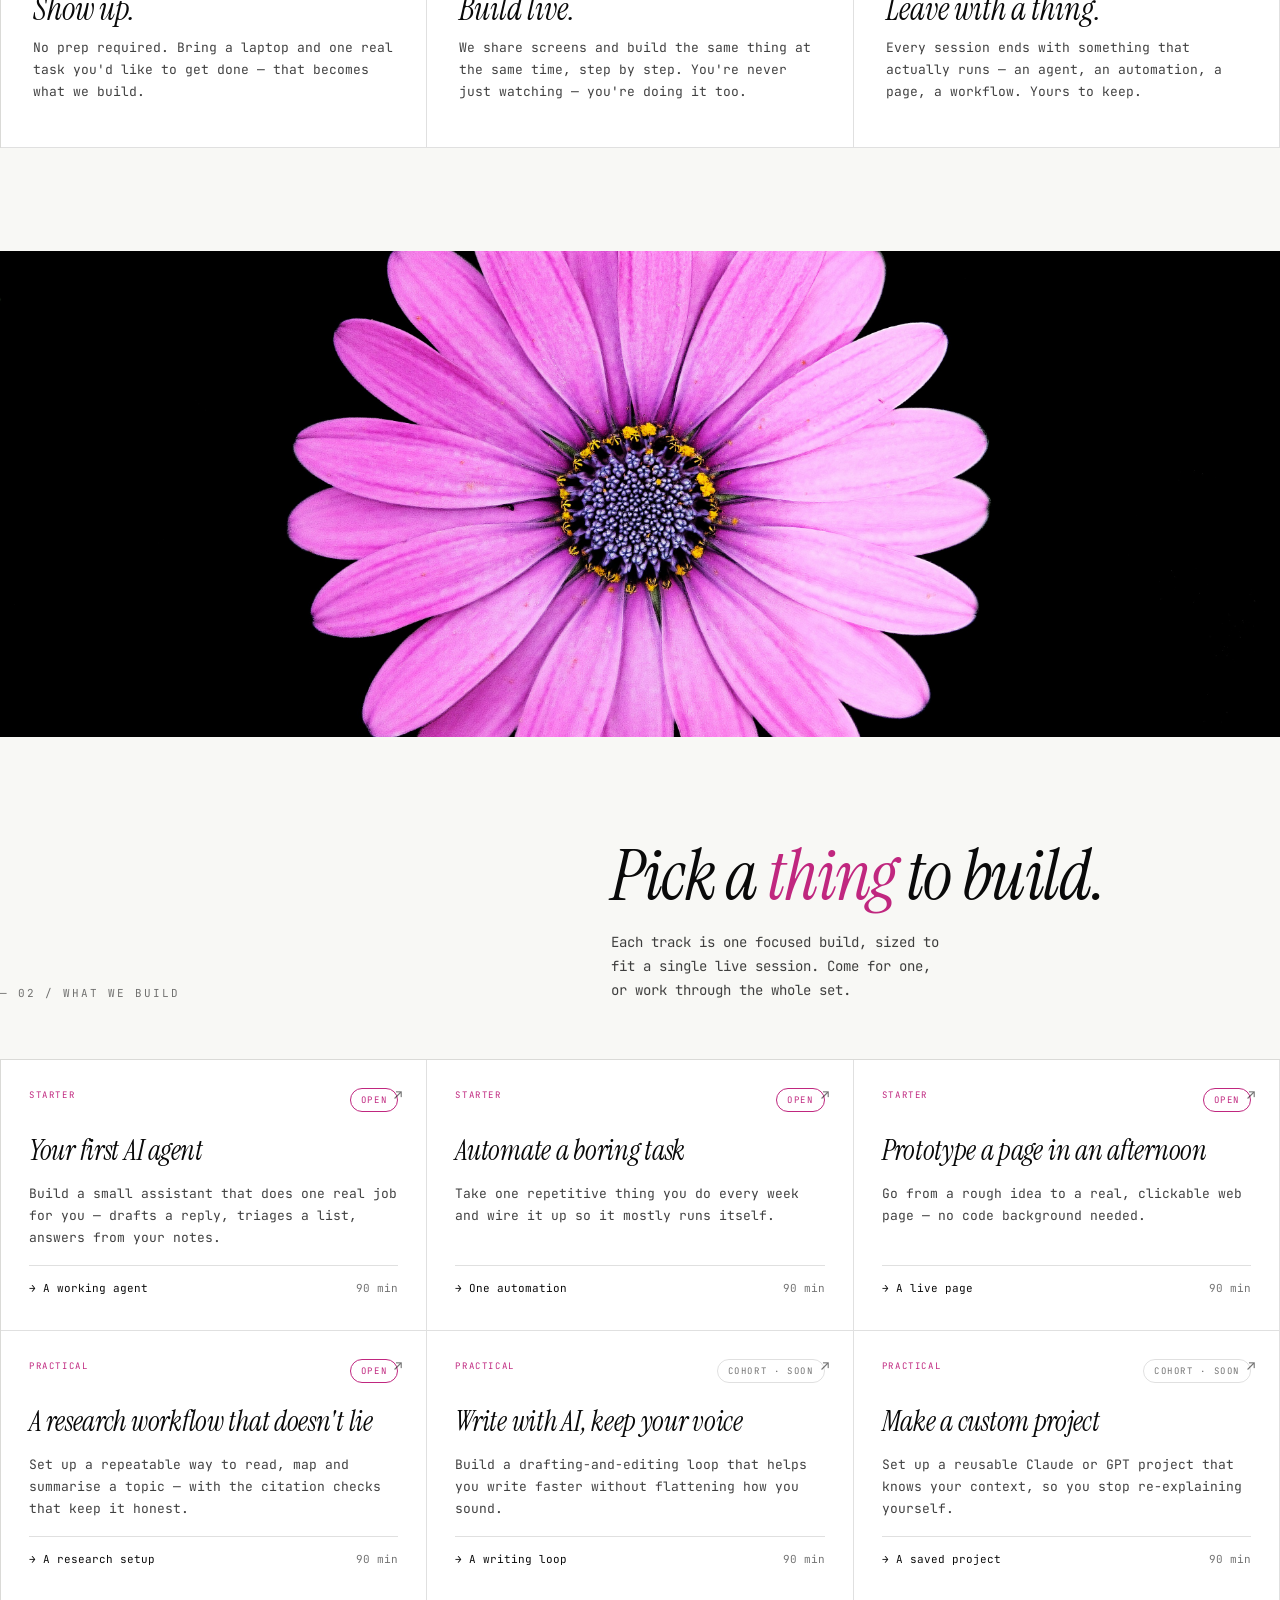
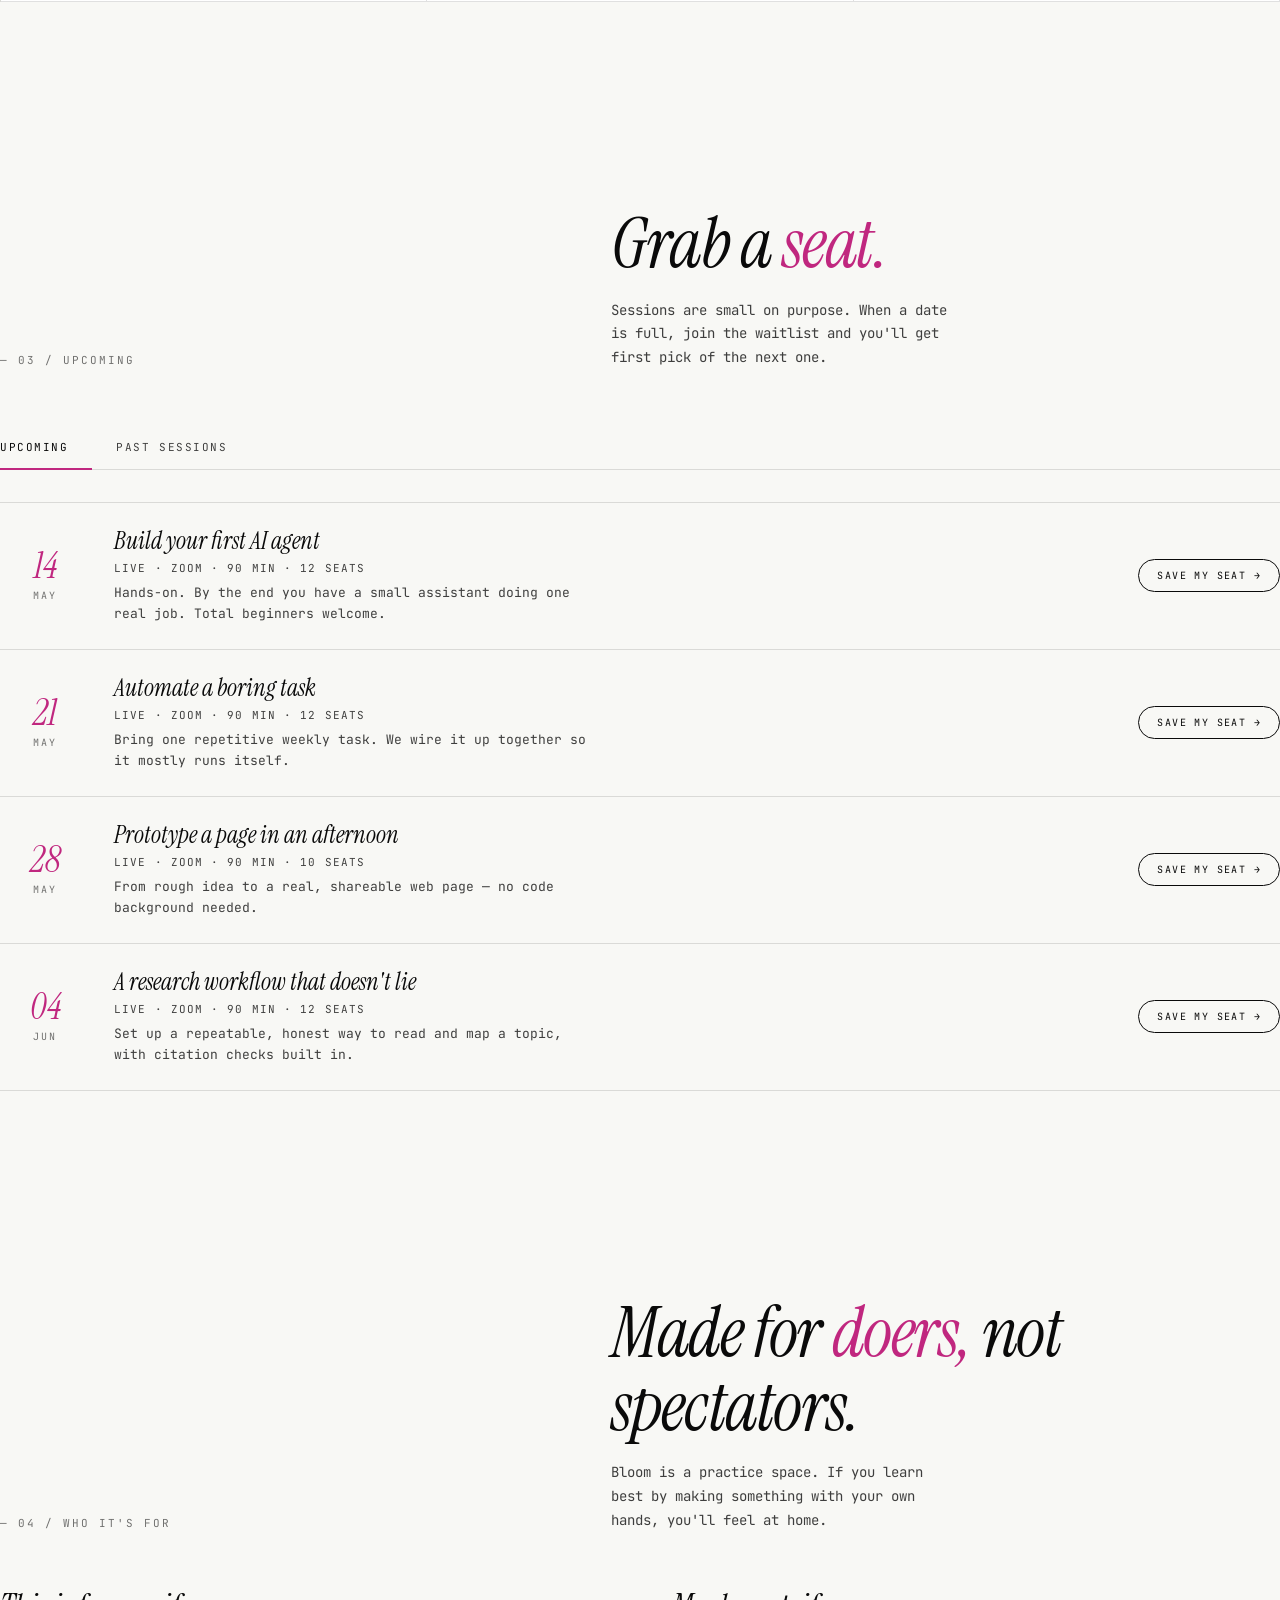
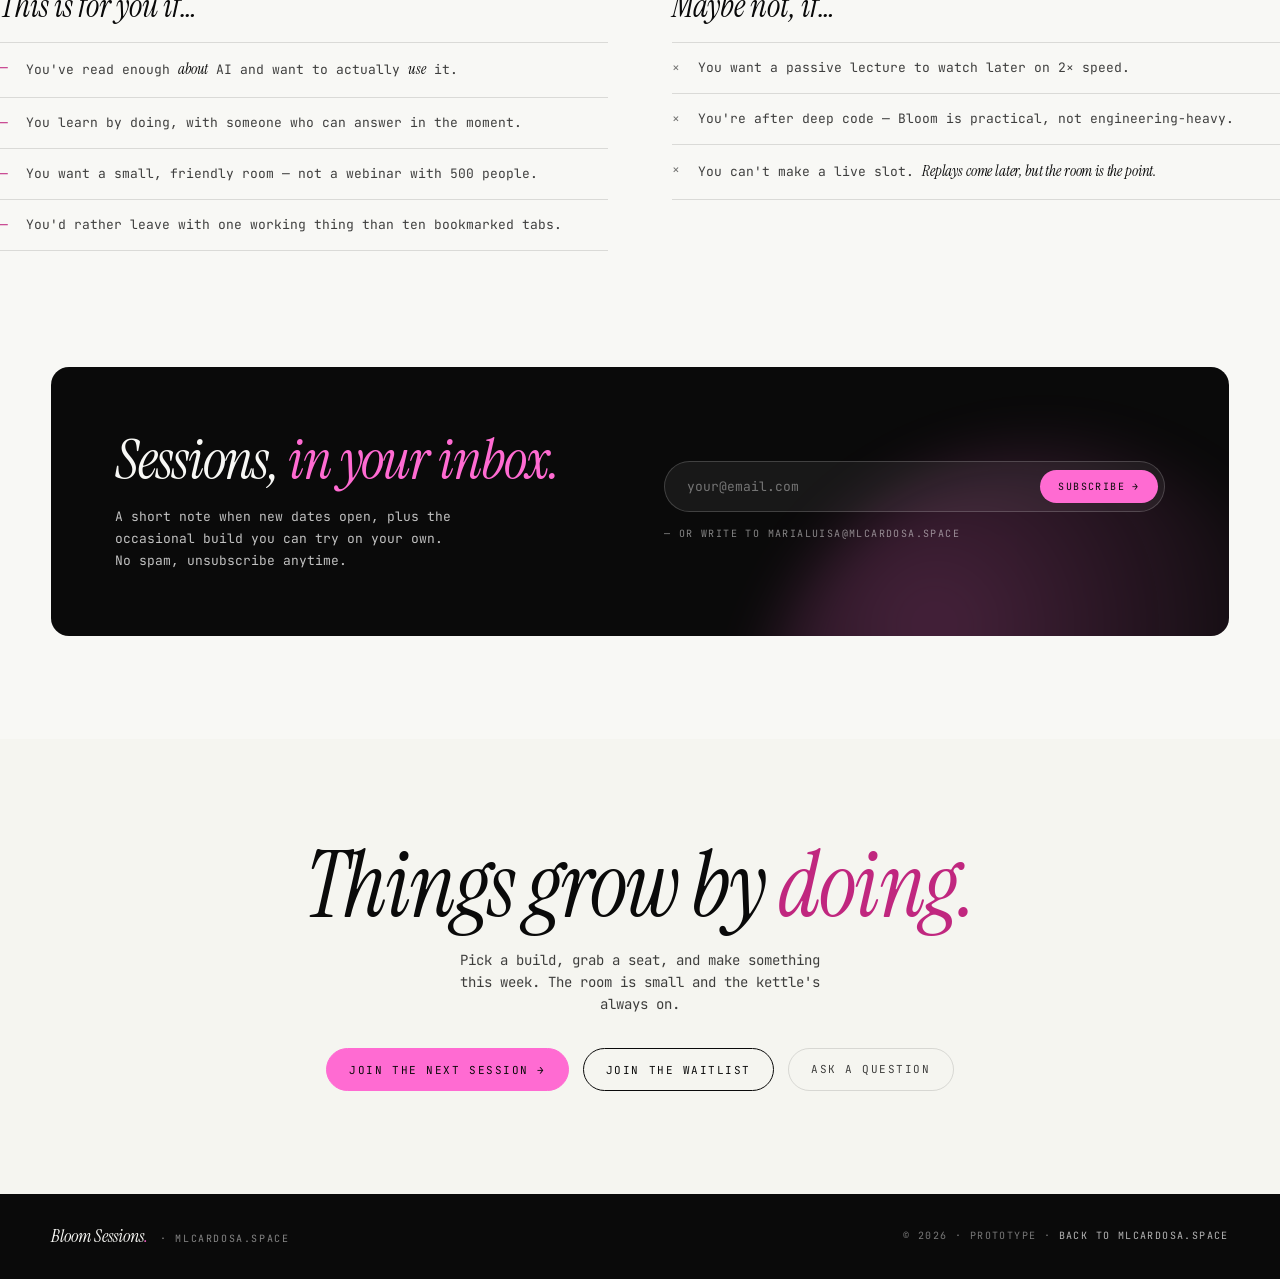
<file: bloom-sessions.html>
<!doctype html>
<html lang="en">
<head>
<meta charset="utf-8" />
<meta name="viewport" content="width=device-width, initial-scale=1" />
<title>Bloom Sessions · Build it live with AI · mlcardosa.space</title>
<link rel="preconnect" href="https://fonts.googleapis.com" />
<link rel="preconnect" href="https://fonts.gstatic.com" crossorigin />
<link href="https://fonts.googleapis.com/css2?family=Instrument+Serif:ital@0;1&family=DM+Serif+Display:ital@0;1&family=JetBrains+Mono:wght@300;400;500&display=swap" rel="stylesheet" />
<style>
:root {
  --white:#fff; --obsidian:#0a0a0a; --offwhite:#f8f8f5; --cream:#f5f5f0;
  --accent:#ff6bd2;        /* Bloom Sessions accent */
  --accent-dk:#c0277f;
  --orange:#ff6b2b;
  --lime:#c9ff6b;
  --black-85:rgba(0,0,0,.85); --black-75:rgba(0,0,0,.75); --black-55:rgba(0,0,0,.55); --black-40:rgba(0,0,0,.4); --black-12:rgba(0,0,0,.12); --black-06:rgba(0,0,0,.06);

  --bg:var(--offwhite); --fg:var(--obsidian);
  --muted:var(--black-75); --soft:var(--black-55); --line:var(--black-12); --card:var(--white);

  --serif:"Instrument Serif","DM Serif Display","Times New Roman",serif;
  --mono:"JetBrains Mono","IBM Plex Mono",ui-monospace,Menlo,monospace;

  --max:1440px; --pad:clamp(20px,4vw,64px);
  --gap-lg:clamp(48px,8vw,112px);
  --r-sm:4px; --r-md:10px; --r-lg:18px;
}
*{box-sizing:border-box}
html,body{margin:0;padding:0}
body{font-family:var(--mono);font-size:14px;line-height:1.6;background:var(--bg);color:var(--fg);-webkit-font-smoothing:antialiased}
a{color:inherit;text-decoration:none}
button{font-family:inherit;cursor:pointer}
input,textarea,select{font-family:inherit}
h1,h2,h3,h4{margin:0;font-weight:400}
p{margin:0}
.serif{font-family:var(--serif);font-style:italic;font-weight:400;letter-spacing:-0.01em}
.label{font-family:var(--mono);text-transform:uppercase;letter-spacing:.14em;font-size:11px;color:var(--muted)}
.container{max-width:var(--max);margin:0 auto;padding:0 var(--pad)}
.section{padding:var(--gap-lg) 0}
.divider{height:1px;background:var(--line)}

/* NAV */
.nav{position:sticky;top:0;z-index:50;display:flex;align-items:center;justify-content:space-between;
  padding:18px var(--pad);backdrop-filter:blur(10px);
  background:color-mix(in oklab,var(--bg) 88%,transparent);
  border-bottom:1px solid var(--line)}
.nav-brand{font-family:var(--serif);font-style:italic;font-size:22px;letter-spacing:-0.01em}
.nav-brand .dot{color:var(--accent-dk)}
.nav-brand small{font-family:var(--mono);font-style:normal;text-transform:uppercase;letter-spacing:.18em;font-size:10px;color:var(--soft);margin-left:10px}
.nav-links{display:flex;gap:28px;align-items:center}
.nav-links a{font-family:var(--mono);text-transform:uppercase;font-size:11px;letter-spacing:.14em;color:var(--muted);cursor:pointer;transition:color .2s}
.nav-links a:hover{color:var(--fg)}
.nav-actions{display:flex;gap:10px;align-items:center}
@media(max-width:820px){.nav-links{display:none}}

/* BUTTONS */
.btn{display:inline-flex;align-items:center;justify-content:center;gap:10px;
  font-family:var(--mono);text-transform:uppercase;letter-spacing:.14em;font-size:11px;
  padding:12px 22px;border-radius:999px;border:1px solid var(--fg);
  background:transparent;color:var(--fg);transition:all .2s}
.btn:hover{background:var(--fg);color:var(--bg)}
.btn-primary{background:var(--fg);color:var(--bg)}
.btn-primary:hover{background:var(--accent-dk);border-color:var(--accent-dk)}
.btn-accent{background:var(--accent);color:var(--obsidian);border-color:var(--accent)}
.btn-accent:hover{background:var(--accent-dk);border-color:var(--accent-dk);color:var(--white)}
.btn-soft{border-color:var(--line);color:var(--muted)}
.btn-soft:hover{background:transparent;color:var(--fg);border-color:var(--fg)}
.btn-w{width:100%}
.btn-sm{padding:9px 18px;font-size:10px}

/* HERO */
.hero{min-height:88vh;padding:64px var(--pad) 48px;display:grid;grid-template-rows:1fr auto;gap:48px;position:relative;overflow:hidden}
.hero-inner{max-width:var(--max);margin:0 auto;width:100%;display:grid;grid-template-columns:1.15fr 0.85fr;gap:clamp(32px,5vw,80px);align-items:end}
.hero-eyebrow{display:flex;align-items:center;gap:12px;font-family:var(--mono);text-transform:uppercase;font-size:11px;letter-spacing:.16em;color:var(--muted);margin-bottom:24px}
.hero-eyebrow .bar{width:36px;height:1px;background:var(--fg)}
.hero-eyebrow .live{width:6px;height:6px;border-radius:50%;background:var(--accent);animation:pulse 2s infinite}
@keyframes pulse{0%,100%{opacity:1}50%{opacity:.35}}
.hero-title{font-family:var(--serif);font-style:italic;font-size:clamp(56px,9vw,132px);line-height:0.95;letter-spacing:-0.025em}
.hero-title .accent-c{color:var(--accent-dk)}
.hero-title .accent-orange{color:var(--orange)}
.hero-side{display:flex;flex-direction:column;gap:28px;padding-bottom:8px;max-width:38ch}
.hero-blurb{font-family:var(--mono);font-size:14px;line-height:1.7;color:var(--muted)}
.hero-actions{display:flex;gap:14px;flex-wrap:wrap}
.hero-quote{max-width:var(--max);margin:0 auto;width:100%;border-top:1px solid var(--line);padding-top:24px;display:grid;grid-template-columns:1.15fr 0.85fr;gap:clamp(32px,5vw,80px)}
.hero-quote q{font-family:var(--serif);font-style:italic;font-size:clamp(20px,2.4vw,28px);line-height:1.45;color:var(--fg);display:block;quotes:none;max-width:34ch}
.hero-quote cite{display:block;font-family:var(--mono);text-transform:uppercase;font-size:10px;letter-spacing:.16em;color:var(--soft);font-style:normal;margin-top:12px}
.hero-meta-row{max-width:var(--max);margin:32px auto 0;display:grid;grid-template-columns:repeat(4,1fr);border-top:1px solid var(--line);padding-top:20px}
.hero-meta-row > div{padding-right:20px}
.hero-meta-row .val{font-family:var(--mono);font-size:12px;color:var(--fg);display:block;margin-top:6px}
.hero-bg{position:absolute;right:-8vw;top:18%;width:50vw;height:50vw;max-width:720px;max-height:720px;border-radius:50%;background:radial-gradient(circle at 30% 30%,color-mix(in oklab,var(--accent) 60%,transparent),transparent 65%);filter:blur(40px);opacity:.5;pointer-events:none}

/* STATS BAND */
.stats{background:var(--obsidian);color:var(--offwhite);padding:28px var(--pad);display:flex;justify-content:center;gap:clamp(32px,6vw,96px);border-top:1px solid rgba(255,255,255,.08)}
.st{text-align:center}
.st-n{font-family:var(--serif);font-style:italic;font-size:32px;line-height:1;color:var(--accent)}
.st-l{font-family:var(--mono);text-transform:uppercase;font-size:10px;letter-spacing:.16em;color:rgba(255,255,255,.55);margin-top:6px}

/* SECTION HEAD */
.sec-head{display:grid;grid-template-columns:0.9fr 1.1fr;gap:clamp(32px,5vw,80px);align-items:end;margin-bottom:56px}
.sec-num{font-family:var(--mono);font-size:11px;letter-spacing:.18em;text-transform:uppercase;color:var(--soft)}
.sec-title{font-family:var(--serif);font-style:italic;font-size:clamp(40px,5.5vw,72px);line-height:1.05;letter-spacing:-0.02em}
.sec-title em{color:var(--accent-dk)}
.sec-sub{font-family:var(--mono);font-size:14px;line-height:1.7;color:var(--muted);max-width:42ch}

/* METHOD: 3 principles */
.princ{display:grid;grid-template-columns:repeat(3,1fr);border-top:1px solid var(--line);border-left:1px solid var(--line)}
.princ-c{border-right:1px solid var(--line);border-bottom:1px solid var(--line);padding:36px 32px 44px;background:var(--card)}
.princ-n{font-family:var(--serif);font-style:italic;font-size:64px;color:var(--accent-dk);line-height:1;margin-bottom:28px}
.princ-t{font-family:var(--serif);font-style:italic;font-size:32px;line-height:1.1;margin-bottom:10px}
.princ-d{font-family:var(--mono);font-size:13px;color:var(--muted);line-height:1.7}

/* BUILDS (session types) */
.builds{display:grid;grid-template-columns:repeat(3,1fr);gap:0;border-top:1px solid var(--line);border-left:1px solid var(--line)}
.build{border-right:1px solid var(--line);border-bottom:1px solid var(--line);padding:28px 28px 32px;background:var(--card);display:flex;flex-direction:column;gap:16px;transition:background .25s;cursor:pointer;position:relative;overflow:hidden}
.build:hover{background:var(--cream)}
.build-top{display:flex;justify-content:space-between;align-items:flex-start;gap:12px}
.build-lvl{font-family:var(--mono);font-size:9px;letter-spacing:.18em;text-transform:uppercase;color:var(--accent-dk)}
.build-st{font-family:var(--mono);font-size:9px;letter-spacing:.18em;text-transform:uppercase;padding:4px 10px;border-radius:999px;border:1px solid var(--line);color:var(--muted)}
.build-st.live{color:var(--accent-dk);border-color:var(--accent-dk)}
.build-st.soon{color:var(--soft)}
.build h3{font-family:var(--serif);font-style:italic;font-size:28px;line-height:1.1;letter-spacing:-0.01em;margin-top:8px}
.build-d{font-family:var(--mono);font-size:13px;color:var(--muted);line-height:1.7;flex:1}
.build-meta{display:flex;justify-content:space-between;align-items:center;border-top:1px solid var(--line);padding-top:14px;font-family:var(--mono);font-size:11px;color:var(--soft)}
.build-meta .out{color:var(--fg)}
.build .arr{position:absolute;top:24px;right:24px;font-family:var(--mono);font-size:14px;color:var(--soft);transition:transform .25s,color .25s}
.build:hover .arr{color:var(--accent-dk);transform:translate(2px,-2px)}

/* SESSIONS */
.sess-tabs{display:flex;gap:0;border-bottom:1px solid var(--line);margin-bottom:32px}
.sess-tab{padding:14px 24px 14px 0;margin-right:24px;font-family:var(--mono);font-size:11px;letter-spacing:.14em;text-transform:uppercase;color:var(--muted);border:none;background:transparent;cursor:pointer;border-bottom:2px solid transparent;margin-bottom:-1px}
.sess-tab.on{color:var(--fg);border-bottom-color:var(--accent-dk)}
.live-list{display:flex;flex-direction:column}
.live-row{display:grid;grid-template-columns:90px 1fr auto;gap:24px;align-items:center;padding:24px 0;border-top:1px solid var(--line);cursor:pointer;transition:background .2s;padding-left:8px;padding-right:8px;margin-left:-8px;margin-right:-8px;border-radius:6px}
.live-row:hover{background:var(--card)}
.live-row:last-child{border-bottom:1px solid var(--line)}
.live-date{text-align:center}
.live-d{font-family:var(--serif);font-style:italic;font-size:36px;line-height:1;color:var(--accent-dk)}
.live-m{font-family:var(--mono);font-size:10px;letter-spacing:.18em;text-transform:uppercase;color:var(--soft);margin-top:4px}
.live-info h4{font-family:var(--serif);font-style:italic;font-size:24px;line-height:1.2;margin-bottom:4px}
.live-info .live-meta{font-family:var(--mono);font-size:11px;letter-spacing:.1em;text-transform:uppercase;color:var(--muted);margin-bottom:6px}
.live-info p{font-family:var(--mono);font-size:13px;color:var(--muted);line-height:1.6;max-width:60ch}

/* INDEX (who it's for) */
.index{display:grid;grid-template-columns:1fr 1fr;gap:clamp(32px,5vw,80px)}
.idx-block h4{font-family:var(--serif);font-style:italic;font-size:32px;line-height:1.1;margin-bottom:18px}
.idx-list{list-style:none;padding:0;border-top:1px solid var(--line)}
.idx-list li{font-family:var(--mono);font-size:13px;color:var(--muted);line-height:1.7;padding:14px 0 14px 26px;border-bottom:1px solid var(--line);position:relative}
.idx-list li::before{content:"—";position:absolute;left:0;color:var(--accent-dk)}
.idx-list li.no::before{content:"×";color:var(--soft)}
.idx-list li em{font-family:var(--serif);font-style:italic;font-size:15px;color:var(--fg);font-weight:400;letter-spacing:-0.01em}

/* NEWSLETTER */
.news{background:var(--obsidian);color:var(--offwhite);border-radius:var(--r-lg);padding:clamp(32px,5vw,64px);display:grid;grid-template-columns:1fr 1fr;gap:48px;align-items:center;position:relative;overflow:hidden}
.news::before{content:"";position:absolute;right:-10%;top:30%;width:50%;aspect-ratio:1;border-radius:50%;background:radial-gradient(circle at 30% 30%,color-mix(in oklab,var(--accent) 50%,transparent),transparent 65%);filter:blur(30px);opacity:.5}
.news-l{position:relative}
.news-l h3{font-family:var(--serif);font-style:italic;font-size:clamp(36px,5vw,56px);line-height:1.05;letter-spacing:-0.02em;margin-bottom:16px}
.news-l h3 em{color:var(--accent)}
.news-l p{font-family:var(--mono);font-size:13px;line-height:1.7;color:rgba(255,255,255,.75);max-width:42ch}
.news-r{position:relative;display:flex;flex-direction:column;gap:14px}
.news-input{display:flex;gap:8px;background:rgba(255,255,255,.06);border:1px solid rgba(255,255,255,.18);border-radius:999px;padding:6px;align-items:center}
.news-input input{flex:1;background:transparent;border:none;color:var(--offwhite);padding:10px 16px;font-family:var(--mono);font-size:13px;outline:none}
.news-input input::placeholder{color:rgba(255,255,255,.4)}
.news-input button{font-family:var(--mono);text-transform:uppercase;letter-spacing:.14em;font-size:10px;background:var(--accent);color:var(--obsidian);border:none;border-radius:999px;padding:10px 18px;cursor:pointer;transition:background .2s}
.news-input button:hover{background:var(--white)}
.news-r .fineprint{font-family:var(--mono);font-size:10px;letter-spacing:.14em;text-transform:uppercase;color:rgba(255,255,255,.5)}

/* CTA BAND */
.cta-band{background:var(--cream);padding:var(--gap-lg) var(--pad);text-align:center}
.cta-band h2{font-family:var(--serif);font-style:italic;font-size:clamp(48px,7vw,96px);line-height:1;letter-spacing:-0.02em;margin-bottom:18px}
.cta-band h2 em{color:var(--accent-dk)}
.cta-band p{font-family:var(--mono);font-size:14px;color:var(--muted);max-width:46ch;margin:0 auto 32px}
.cta-band .actions{display:flex;gap:14px;justify-content:center;flex-wrap:wrap}

/* FOOTER */
.foot{background:var(--obsidian);color:var(--offwhite);padding:28px var(--pad);display:flex;justify-content:space-between;align-items:center;flex-wrap:wrap;gap:16px}
.foot-brand{font-family:var(--serif);font-style:italic;font-size:18px}
.foot-brand .dot{color:var(--accent)}
.foot-brand small{font-family:var(--mono);font-style:normal;text-transform:uppercase;letter-spacing:.16em;font-size:10px;color:rgba(255,255,255,.5);margin-left:12px}
.foot p{font-family:var(--mono);font-size:10px;letter-spacing:.14em;text-transform:uppercase;color:rgba(255,255,255,.45)}
.foot a{color:rgba(255,255,255,.7)}
.foot a:hover{color:var(--accent)}

/* MODAL */
.modal-ov{position:fixed;inset:0;background:rgba(10,10,10,.55);backdrop-filter:blur(4px);z-index:90;display:none;align-items:center;justify-content:center;padding:20px}
.modal-ov.show{display:flex;animation:fadeIn .2s ease}
@keyframes fadeIn{from{opacity:0}}
.modal{background:var(--bg);border-radius:var(--r-lg);width:100%;max-width:640px;max-height:88vh;overflow-y:auto;border:1px solid var(--line)}
.modal-head{background:var(--obsidian);color:var(--offwhite);padding:32px 36px;border-radius:var(--r-lg) var(--r-lg) 0 0;position:relative}
.modal-close{position:absolute;top:16px;right:16px;width:36px;height:36px;border-radius:50%;background:rgba(255,255,255,.1);border:none;color:var(--offwhite);font-size:16px;cursor:pointer}
.modal-close:hover{background:rgba(255,255,255,.2)}
.modal-eyebrow{font-family:var(--mono);font-size:10px;letter-spacing:.18em;text-transform:uppercase;color:var(--accent);margin-bottom:8px}
.modal-title{font-family:var(--serif);font-style:italic;font-size:36px;line-height:1.1;letter-spacing:-0.01em}
.modal-body{padding:32px 36px}
.modal-body p{font-family:var(--mono);font-size:13px;line-height:1.75;color:var(--muted);margin-bottom:14px}
.modal-body h5{font-family:var(--mono);font-size:10px;letter-spacing:.18em;text-transform:uppercase;color:var(--accent-dk);margin:24px 0 10px}
.modal-body ul{list-style:none;padding:0;margin:0 0 18px}
.modal-body li{font-family:var(--mono);font-size:13px;color:var(--muted);line-height:1.75;padding:6px 0 6px 22px;position:relative}
.modal-body li::before{content:"—";position:absolute;left:0;color:var(--accent-dk)}
.modal-foot{padding:20px 36px;border-top:1px solid var(--line);display:flex;gap:10px}

/* TOAST */
.toast{position:fixed;top:88px;right:var(--pad);background:var(--obsidian);color:var(--offwhite);padding:14px 22px;border-radius:var(--r-md);font-family:var(--mono);font-size:12px;letter-spacing:.06em;display:none;z-index:200;max-width:360px;border:1px solid rgba(255,255,255,.1)}
.toast.show{display:flex;align-items:center;gap:12px;animation:slideIn .25s ease}
.toast::before{content:"✓";color:var(--accent)}
@keyframes slideIn{from{opacity:0;transform:translateY(-10px)}}

/* RESPONSIVE */
@media(max-width:980px){
  .hero-inner{grid-template-columns:1fr}
  .hero-quote{grid-template-columns:1fr}
  .hero-meta-row{grid-template-columns:1fr 1fr;gap:16px}
  .sec-head{grid-template-columns:1fr;gap:16px}
  .princ{grid-template-columns:1fr}
  .builds{grid-template-columns:1fr 1fr}
  .index{grid-template-columns:1fr;gap:48px}
  .news{grid-template-columns:1fr;padding:36px}
  .stats{flex-wrap:wrap;gap:32px}
}
@media(max-width:600px){
  .builds{grid-template-columns:1fr}
  .live-row{grid-template-columns:60px 1fr}
  .live-row .btn{grid-column:2}
}
</style>
</head>
<body>

<template id="__bundler_thumbnail" data-bg-color="#f8f8f5">
  <svg viewBox="0 0 1200 800" xmlns="http://www.w3.org/2000/svg">
    <rect width="1200" height="800" fill="#f8f8f5"/>
    <text x="600" y="400" font-family="Georgia, serif" font-size="92" fill="#1a1a1a" text-anchor="middle" dominant-baseline="middle">Bloom Sessions<tspan fill="#c0277f">.</tspan></text>
  </svg>
</template>

<!-- NAV -->
<nav class="nav">
  <div class="nav-left" style="display:flex;align-items:center;gap:18px">
    <a class="nav-back" href="index.html" style="font-family:var(--mono);text-transform:uppercase;font-size:11px;letter-spacing:.14em;color:var(--muted);display:inline-flex;align-items:center;gap:8px;white-space:nowrap;transition:color .2s" onmouseover="this.style.color='var(--fg)'" onmouseout="this.style.color='var(--muted)'">← Back</a>
    <span class="nav-brand" style="border-left:1px solid var(--line);padding-left:18px">Bloom Sessions<span class="dot">.</span></span>
  </div>
  <div class="nav-links">
    <a onclick="scrollTo2('sec-format')">Format</a>
    <a onclick="scrollTo2('sec-builds')">What we build</a>
    <a onclick="scrollTo2('sec-sessions')">Upcoming</a>
    <a onclick="scrollTo2('sec-who')">Who it's for</a>
    <a onclick="scrollTo2('sec-news')">Newsletter</a>
  </div>
  <div class="nav-actions">
    <button class="btn btn-soft btn-sm" onclick="scrollTo2('sec-news')">Subscribe</button>
    <button class="btn btn-accent btn-sm" onclick="scrollTo2('sec-sessions')">Join a session →</button>
  </div>
</nav>

<!-- HERO -->
<section class="hero">
  <div class="hero-bg"></div>
  <div class="hero-inner">
    <div>
      <div class="hero-eyebrow"><span class="bar"></span><span class="live"></span> Bloom Sessions · Live practice · 2026</div>
      <h1 class="hero-title">
        Learn by<br>
        <span class="accent-c">building</span><br>
        it live<span class="accent-orange">.</span>
      </h1>
    </div>
    <div class="hero-side">
      <p class="hero-blurb">
        Hands-on group sessions where we don't just talk about AI tools — we open them and build something real, together, in real time. You show up with a question; you leave with a thing that runs, and the muscle memory to do it again.
      </p>
      <div class="hero-actions">
        <button class="btn btn-accent" onclick="scrollTo2('sec-sessions')">See upcoming sessions →</button>
        <button class="btn" onclick="scrollTo2('sec-format')">How it works</button>
      </div>
    </div>
  </div>
  <div class="hero-quote">
    <q>Reading about a tool teaches you that the tool exists. Building with it — live, alongside someone — teaches you to trust your own hands.</q>
    <div></div>
    <cite>The Bloom idea · 2026</cite>
  </div>
  <div class="hero-meta-row">
    <div><span class="label">Currently</span><span class="val">Weekly · open seats</span></div>
    <div><span class="label">Format</span><span class="val">Live · screens on · build-along</span></div>
    <div><span class="label">Length</span><span class="val">75–90 minutes</span></div>
    <div><span class="label">Group size</span><span class="val">Small · max 12</span></div>
  </div>
</section>

<!-- STATS -->
<div class="stats">
  <div class="st"><div class="st-n">12</div><div class="st-l">Max per session</div></div>
  <div class="st"><div class="st-n">8</div><div class="st-l">Build tracks</div></div>
  <div class="st"><div class="st-n">90</div><div class="st-l">Minutes, hands-on</div></div>
  <div class="st"><div class="st-n">1</div><div class="st-l">Thing you keep</div></div>
</div>

<!-- FORMAT -->
<section class="section container" id="sec-format">
  <div class="sec-head">
    <div><div class="sec-num">— 01 / Format</div></div>
    <div>
      <h2 class="sec-title">Three things <em>happen.</em></h2>
      <p class="sec-sub" style="margin-top:18px">No lectures, no slide decks. Every Bloom Session follows the same simple shape — so you always know what you're walking into.</p>
    </div>
  </div>
  <div class="princ">
    <div class="princ-c">
      <div class="princ-n">01</div>
      <h3 class="princ-t">Show up.</h3>
      <p class="princ-d">No prep required. Bring a laptop and one real task you'd like to get done — that becomes what we build.</p>
    </div>
    <div class="princ-c">
      <div class="princ-n">02</div>
      <h3 class="princ-t">Build live.</h3>
      <p class="princ-d">We share screens and build the same thing at the same time, step by step. You're never just watching — you're doing it too.</p>
    </div>
    <div class="princ-c">
      <div class="princ-n">03</div>
      <h3 class="princ-t">Leave with a thing.</h3>
      <p class="princ-d">Every session ends with something that actually runs — an agent, an automation, a page, a workflow. Yours to keep.</p>
    </div>
  </div>
</section>

<!-- PHOTO BAND -->
<div style="background: url('uploads/quino-al--3KfR1GVKXY-unsplash-ac0eaa97.jpg') center center / cover no-repeat; height: clamp(280px, 38vw, 520px); width: 100%;"></div>

<!-- BUILDS -->
<section class="section container" id="sec-builds">
  <div class="sec-head">
    <div><div class="sec-num">— 02 / What we build</div></div>
    <div>
      <h2 class="sec-title">Pick a <em>thing</em> to build.</h2>
      <p class="sec-sub" style="margin-top:18px">Each track is one focused build, sized to fit a single live session. Come for one, or work through the whole set.</p>
    </div>
  </div>
  <div class="builds" id="builds-grid"></div>
</section>

<!-- SESSIONS -->
<section class="section container" id="sec-sessions">
  <div class="sec-head">
    <div><div class="sec-num">— 03 / Upcoming</div></div>
    <div>
      <h2 class="sec-title">Grab a <em>seat.</em></h2>
      <p class="sec-sub" style="margin-top:18px">Sessions are small on purpose. When a date is full, join the waitlist and you'll get first pick of the next one.</p>
    </div>
  </div>
  <div class="sess-tabs">
    <button class="sess-tab on" data-sess="live">Upcoming</button>
    <button class="sess-tab" data-sess="past">Past sessions</button>
  </div>
  <div id="sess-live" class="live-list"></div>
  <div id="sess-past" class="live-list" style="display:none"></div>
</section>

<!-- WHO -->
<section class="section container" id="sec-who">
  <div class="sec-head">
    <div><div class="sec-num">— 04 / Who it's for</div></div>
    <div>
      <h2 class="sec-title">Made for <em>doers,</em> not spectators.</h2>
      <p class="sec-sub" style="margin-top:18px">Bloom is a practice space. If you learn best by making something with your own hands, you'll feel at home.</p>
    </div>
  </div>
  <div class="index">
    <div class="idx-block">
      <h4>This is for you if…</h4>
      <ul class="idx-list">
        <li>You've read enough <em>about</em> AI and want to actually <em>use</em> it.</li>
        <li>You learn by doing, with someone who can answer in the moment.</li>
        <li>You want a small, friendly room — not a webinar with 500 people.</li>
        <li>You'd rather leave with one working thing than ten bookmarked tabs.</li>
      </ul>
    </div>
    <div class="idx-block">
      <h4>Maybe not, if…</h4>
      <ul class="idx-list">
        <li class="no">You want a passive lecture to watch later on 2× speed.</li>
        <li class="no">You're after deep code — Bloom is practical, not engineering-heavy.</li>
        <li class="no">You can't make a live slot. <em>Replays come later, but the room is the point.</em></li>
      </ul>
    </div>
  </div>
</section>

<!-- NEWSLETTER -->
<section class="container" id="sec-news" style="padding-bottom:var(--gap-lg)">
  <div class="news">
    <div class="news-l">
      <h3>Sessions, <em>in your inbox.</em></h3>
      <p>A short note when new dates open, plus the occasional build you can try on your own. No spam, unsubscribe anytime.</p>
    </div>
    <div class="news-r">
      <form class="news-input" onsubmit="subscribe(event)">
        <input type="email" required placeholder="your@email.com" id="news-email" />
        <button type="submit">Subscribe →</button>
      </form>
      <div class="fineprint">— Or write to marialuisa@mlcardosa.space</div>
    </div>
  </div>
</section>

<!-- CTA -->
<div class="cta-band">
  <h2>Things grow by <em>doing.</em></h2>
  <p>Pick a build, grab a seat, and make something this week. The room is small and the kettle's always on.</p>
  <div class="actions">
    <button class="btn btn-accent" onclick="scrollTo2('sec-sessions')">Join the next session →</button>
    <button class="btn" onclick="showToast('Added to the waitlist — you\'ll get first pick of new dates')">Join the waitlist</button>
    <a class="btn btn-soft" href="mailto:marialuisa@mlcardosa.space">Ask a question</a>
  </div>
</div>

<footer class="foot">
  <div class="foot-brand">Bloom Sessions<span class="dot">.</span><small>· mlcardosa.space</small></div>
  <p>© 2026 · prototype · <a href="index.html">Back to mlcardosa.space</a></p>
</footer>

<!-- MODAL -->
<div class="modal-ov" id="modal-ov" onclick="if(event.target===this)closeModal()">
  <div class="modal" id="modal">
    <div class="modal-head">
      <button class="modal-close" onclick="closeModal()">×</button>
      <div class="modal-eyebrow" id="m-eyebrow"></div>
      <h3 class="modal-title" id="m-title"></h3>
    </div>
    <div class="modal-body" id="m-body"></div>
    <div class="modal-foot" id="m-foot"></div>
  </div>
</div>

<div class="toast" id="toast"><span id="toast-msg"></span></div>

<script>
const BUILDS=[
  {id:'b1',lvl:'Starter',title:'Your first AI agent',desc:'Build a small assistant that does one real job for you — drafts a reply, triages a list, answers from your notes.',out:'A working agent',time:'90 min',status:'Open',stKey:'live',learn:['What an "agent" actually is, in plain terms','Giving it instructions it follows reliably','Connecting it to one real task you do weekly','Testing it so you can trust the output']},
  {id:'b2',lvl:'Starter',title:'Automate a boring task',desc:'Take one repetitive thing you do every week and wire it up so it mostly runs itself.',out:'One automation',time:'90 min',status:'Open',stKey:'live',learn:['Spotting which tasks are worth automating','Connecting tools you already use','Building it step by step, live','A safe way to let it run without surprises']},
  {id:'b3',lvl:'Starter',title:'Prototype a page in an afternoon',desc:'Go from a rough idea to a real, clickable web page — no code background needed.',out:'A live page',time:'90 min',status:'Open',stKey:'live',learn:['Describing what you want so AI builds it','Iterating on layout and copy fast','Making it look intentional, not generic','Sharing a link by the end of the session']},
  {id:'b4',lvl:'Practical',title:'A research workflow that doesn\'t lie',desc:'Set up a repeatable way to read, map and summarise a topic — with the citation checks that keep it honest.',out:'A research setup',time:'90 min',status:'Open',stKey:'live',learn:['Mapping a topic with AI without hallucinations','The manual citation check you can\'t skip','Saving sources you can actually find again','Turning notes into your own words']},
  {id:'b5',lvl:'Practical',title:'Write with AI, keep your voice',desc:'Build a drafting-and-editing loop that helps you write faster without flattening how you sound.',out:'A writing loop',time:'90 min',status:'Cohort · soon',stKey:'soon',learn:['Drafting without losing your own voice','Using AI as your toughest editor','Spotting when it\'s rewriting you','A reusable prompt for your own writing']},
  {id:'b6',lvl:'Practical',title:'Make a custom project',desc:'Set up a reusable Claude or GPT project that knows your context, so you stop re-explaining yourself.',out:'A saved project',time:'90 min',status:'Cohort · soon',stKey:'soon',learn:['What to put in a project (and what to leave out)','Loading your own docs and context','Saving prompts you re-use constantly','Sharing it with a teammate']}
];

const SESSIONS_LIVE=[
  {d:'14',m:'May',title:'Build your first AI agent',meta:'Live · Zoom · 90 min · 12 seats',desc:'Hands-on. By the end you have a small assistant doing one real job. Total beginners welcome.'},
  {d:'21',m:'May',title:'Automate a boring task',meta:'Live · Zoom · 90 min · 12 seats',desc:'Bring one repetitive weekly task. We wire it up together so it mostly runs itself.'},
  {d:'28',m:'May',title:'Prototype a page in an afternoon',meta:'Live · Zoom · 90 min · 10 seats',desc:'From rough idea to a real, shareable web page — no code background needed.'},
  {d:'04',m:'Jun',title:'A research workflow that doesn\'t lie',meta:'Live · Zoom · 90 min · 12 seats',desc:'Set up a repeatable, honest way to read and map a topic, with citation checks built in.'}
];

const SESSIONS_PAST=[
  {d:'30',m:'Apr',title:'Build your first AI agent',meta:'12 attended · notes shared',desc:'Our most-requested track. Everyone left with a working assistant.'},
  {d:'23',m:'Apr',title:'Prototype a page in an afternoon',meta:'10 attended · recording for guests',desc:'Eight live pages shipped in 90 minutes. Replay available on request.'},
  {d:'16',m:'Apr',title:'Automate a boring task',meta:'11 attended · templates shared',desc:'Inbox triage, weekly reports, and a calendar tidy-up — all automated live.'}
];

// RENDER
function renderBuilds(){
  document.getElementById('builds-grid').innerHTML=BUILDS.map(b=>`
    <div class="build" onclick="openBuild('${b.id}')">
      <div class="arr">↗</div>
      <div class="build-top">
        <span class="build-lvl">${b.lvl}</span>
        <span class="build-st ${b.stKey}">${b.status}</span>
      </div>
      <h3>${b.title}</h3>
      <p class="build-d">${b.desc}</p>
      <div class="build-meta">
        <span class="out">→ ${b.out}</span>
        <span>${b.time}</span>
      </div>
    </div>`).join('');
}
function renderLive(){
  document.getElementById('sess-live').innerHTML=SESSIONS_LIVE.map((s,i)=>`
    <div class="live-row" onclick="openLive(${i})">
      <div class="live-date"><div class="live-d">${s.d}</div><div class="live-m">${s.m}</div></div>
      <div class="live-info">
        <h4>${s.title}</h4>
        <div class="live-meta">${s.meta}</div>
        <p>${s.desc}</p>
      </div>
      <button class="btn btn-sm" onclick="event.stopPropagation();showToast('Seat saved — confirmation sent to your inbox')">Save my seat →</button>
    </div>`).join('');
}
function renderPast(){
  document.getElementById('sess-past').innerHTML=SESSIONS_PAST.map((s,i)=>`
    <div class="live-row" onclick="showToast('Replays open to newsletter subscribers — subscribe below')">
      <div class="live-date"><div class="live-d">${s.d}</div><div class="live-m">${s.m}</div></div>
      <div class="live-info">
        <h4>${s.title}</h4>
        <div class="live-meta">${s.meta}</div>
        <p>${s.desc}</p>
      </div>
      <button class="btn btn-sm btn-soft" onclick="event.stopPropagation();scrollTo2('sec-news')">Get the replay →</button>
    </div>`).join('');
}

// MODAL
function openModal(eyebrow,title,bodyHtml,footHtml){
  document.getElementById('m-eyebrow').textContent=eyebrow;
  document.getElementById('m-title').innerHTML=title;
  document.getElementById('m-body').innerHTML=bodyHtml;
  document.getElementById('m-foot').innerHTML=footHtml;
  document.getElementById('modal-ov').classList.add('show');
}
function closeModal(){document.getElementById('modal-ov').classList.remove('show')}
function openBuild(id){
  const b=BUILDS.find(x=>x.id===id);
  openModal(`${b.lvl} · ${b.time} · → ${b.out}`,b.title,
    `<p>${b.desc}</p><h5>What we'll do together</h5><ul>${b.learn.map(l=>'<li>'+l+'</li>').join('')}</ul><h5>Format</h5><p>Live on Zoom, cameras on, small group. We build the same thing at the same time — you're doing it, not just watching. You leave with ${b.out.toLowerCase()}.</p>`,
    `<button class="btn btn-accent btn-w" onclick="closeModal();scrollTo2('sec-sessions')">${b.stKey==='live'?'Find a date →':'Join the waitlist →'}</button>`
  );
}
function openLive(i){
  const s=SESSIONS_LIVE[i];
  openModal(`${s.d} ${s.m} · ${s.meta}`,s.title,
    `<p>${s.desc}</p><h5>How it runs</h5><p>Live on Zoom, screens on, small group. No slides — we work on real material and build together, step by step. You leave with something that runs.</p><h5>What to bring</h5><p>A laptop, one real task or idea, and your questions. No prep, no level required.</p>`,
    `<button class="btn btn-accent btn-w" onclick="closeModal();showToast('Seat saved — confirmation in your inbox')">Save my seat →</button>`
  );
}

// INTERACTIONS
document.querySelectorAll('.sess-tab').forEach(t=>t.addEventListener('click',()=>{
  document.querySelectorAll('.sess-tab').forEach(x=>x.classList.remove('on'));
  t.classList.add('on');
  const live=t.dataset.sess==='live';
  document.getElementById('sess-live').style.display=live?'flex':'none';
  document.getElementById('sess-past').style.display=live?'none':'flex';
}));
function scrollTo2(id){const el=document.getElementById(id);if(el)el.scrollIntoView({behavior:'smooth',block:'start'})}
function subscribe(e){e.preventDefault();const v=document.getElementById('news-email').value;if(v){document.getElementById('news-email').value='';showToast('You\'re in — new dates land in your inbox first')}}
function showToast(m){const t=document.getElementById('toast');document.getElementById('toast-msg').textContent=m;t.classList.add('show');setTimeout(()=>t.classList.remove('show'),3500)}
document.addEventListener('keydown',e=>{if(e.key==='Escape')closeModal()});

// init
renderBuilds();renderLive();renderPast();
</script>

<script>
window.SUBPAGE_DICT = {
  "← Back": "← Zurück",
  "What we build": "Was wir bauen", "Upcoming": "Demnächst", "Who it's for": "Für wen",
  "Subscribe": "Abonnieren", "Join a session →": "An einer Session teilnehmen →",
  "Bloom Sessions · Live practice · 2026": "Bloom Sessions · Live-Praxis · 2026",
  "Learn by": "Lernen durch", "building": "Bauen", "it live": ", live.",
  "Hands-on group sessions where we don't just talk about AI tools — we open them and build something real, together, in real time. You show up with a question; you leave with a thing that runs, and the muscle memory to do it again.":
    "Praktische Gruppensessions, in denen wir nicht nur über KI-Tools reden, sondern sie öffnen und gemeinsam etwas Echtes bauen, in Echtzeit. Du kommst mit einer Frage; du gehst mit etwas, das läuft, und dem Muskelgedächtnis, es wieder zu tun.",
  "See upcoming sessions →": "Kommende Sessions ansehen →", "How it works": "Wie es funktioniert",
  "Reading about a tool teaches you that the tool exists. Building with it — live, alongside someone — teaches you to trust your own hands.":
    "Über ein Werkzeug zu lesen lehrt dich, dass es das Werkzeug gibt. Damit zu bauen, live, an der Seite von jemandem, lehrt dich, deinen eigenen Händen zu vertrauen.",
  "The Bloom idea · 2026": "Die Bloom-Idee · 2026",
  "Currently": "Aktuell", "Weekly · open seats": "Wöchentlich · freie Plätze",
  "Format": "Format", "Live · screens on · build-along": "Live · Bildschirme an · Mitbauen",
  "Length": "Dauer", "75–90 minutes": "75–90 Minuten",
  "Group size": "Gruppengröße", "Small · max 12": "Klein · max. 12",
  "Max per session": "Max. pro Session", "Build tracks": "Bau-Tracks",
  "Minutes, hands-on": "Minuten, praktisch", "Thing you keep": "Sache, die du behältst",
  "— 01 / Format": "— 01 / Format",
  "Three things": "Drei Dinge", "happen.": "passieren.",
  "No lectures, no slide decks. Every Bloom Session follows the same simple shape — so you always know what you're walking into.":
    "Keine Vorträge, keine Folien. Jede Bloom Session folgt derselben einfachen Form, damit du immer weißt, worauf du dich einlässt.",
  "Show up.": "Auftauchen.",
  "No prep required. Bring a laptop and one real task you'd like to get done — that becomes what we build.":
    "Keine Vorbereitung nötig. Bring einen Laptop und eine echte Aufgabe mit, die du erledigen willst, daraus wird, was wir bauen.",
  "Build live.": "Live bauen.",
  "We share screens and build the same thing at the same time, step by step. You're never just watching — you're doing it too.":
    "Wir teilen Bildschirme und bauen dasselbe zur selben Zeit, Schritt für Schritt. Du schaust nie nur zu, du machst mit.",
  "Leave with a thing.": "Mit etwas gehen.",
  "Every session ends with something that actually runs — an agent, an automation, a page, a workflow. Yours to keep.":
    "Jede Session endet mit etwas, das wirklich läuft, ein Agent, eine Automatisierung, eine Seite, ein Workflow. Gehört dir.",
  "— 02 / What we build": "— 02 / Was wir bauen",
  "Pick a": "Wähl eine", "thing": "Sache", "to build.": "zum Bauen.",
  "Each track is one focused build, sized to fit a single live session. Come for one, or work through the whole set.":
    "Jeder Track ist ein fokussierter Bau, passend für eine einzelne Live-Session. Komm für einen oder arbeite das ganze Set durch.",
  "— 03 / Upcoming": "— 03 / Demnächst",
  "Grab a": "Schnapp dir einen", "seat.": "Platz.",
  "Sessions are small on purpose. When a date is full, join the waitlist and you'll get first pick of the next one.":
    "Sessions sind absichtlich klein. Wenn ein Termin voll ist, komm auf die Warteliste und du hast beim nächsten die erste Wahl.",
  "Past sessions": "Vergangene Sessions",
  "— 04 / Who it's for": "— 04 / Für wen",
  "Made for": "Gemacht für", "doers,": "Macher,", "not spectators.": "nicht Zuschauer.",
  "Bloom is a practice space. If you learn best by making something with your own hands, you'll feel at home.":
    "Bloom ist ein Übungsraum. Wenn du am besten lernst, indem du mit den eigenen Händen etwas machst, fühlst du dich hier zu Hause.",
  "This is for you if…": "Das ist für dich, wenn…",
  "You've read enough": "Du hast genug", "about": "über",
  "AI and want to actually": "KI gelesen und willst sie wirklich", "use": "nutzen", "it.": ".",
  "You learn by doing, with someone who can answer in the moment.":
    "Du lernst durchs Machen, mit jemandem, der im Moment antworten kann.",
  "You want a small, friendly room — not a webinar with 500 people.":
    "Du willst einen kleinen, freundlichen Raum, kein Webinar mit 500 Leuten.",
  "You'd rather leave with one working thing than ten bookmarked tabs.":
    "Du gehst lieber mit einer funktionierenden Sache als mit zehn gespeicherten Tabs.",
  "Maybe not, if…": "Vielleicht nicht, wenn…",
  "You want a passive lecture to watch later on 2× speed.":
    "Du willst einen passiven Vortrag, den du später in 2× ansiehst.",
  "You're after deep code — Bloom is practical, not engineering-heavy.":
    "Du suchst tiefen Code, Bloom ist praktisch, nicht engineering-lastig.",
  "You can't make a live slot.": "Du schaffst keinen Live-Termin.",
  "Replays come later, but the room is the point.": "Replays kommen später, aber der Raum ist der Punkt.",
  "in your inbox.": "in deinem Postfach.",
  "A short note when new dates open, plus the occasional build you can try on your own. No spam, unsubscribe anytime.":
    "Eine kurze Nachricht, wenn neue Termine öffnen, plus ab und zu ein Bau, den du allein ausprobieren kannst. Kein Spam, jederzeit abbestellbar.",
  "Subscribe →": "Abonnieren →",
  "— Or write to marialuisa@mlcardosa.space": "— Oder schreib an marialuisa@mlcardosa.space",
  "Things grow by": "Dinge wachsen durchs", "doing.": "Machen.",
  "Pick a build, grab a seat, and make something this week. The room is small and the kettle's always on.":
    "Wähl einen Bau, schnapp dir einen Platz und mach diese Woche etwas. Der Raum ist klein und der Wasserkocher läuft immer.",
  "Join the next session →": "An der nächsten Session teilnehmen →",
  "Join the waitlist": "Auf die Warteliste", "Ask a question": "Eine Frage stellen",
  "© 2026 · prototype ·": "© 2026 · Prototyp ·", "Back to mlcardosa.space": "Zurück zu mlcardosa.space",
  /* builds */
  "Starter": "Einsteiger", "Practical": "Praktisch",
  "Open": "Offen", "Cohort · soon": "Gruppe · bald",
  "Your first AI agent": "Dein erster KI-Agent",
  "Automate a boring task": "Eine langweilige Aufgabe automatisieren",
  "Prototype a page in an afternoon": "Eine Seite an einem Nachmittag prototypen",
  "A research workflow that doesn't lie": "Ein Recherche-Workflow, der nicht lügt",
  "Write with AI, keep your voice": "Mit KI schreiben, deine Stimme behalten",
  "Make a custom project": "Ein eigenes Projekt anlegen",
  "Build a small assistant that does one real job for you — drafts a reply, triages a list, answers from your notes.":
    "Bau einen kleinen Assistenten, der eine echte Aufgabe für dich übernimmt, eine Antwort entwirft, eine Liste sortiert, aus deinen Notizen antwortet.",
  "Take one repetitive thing you do every week and wire it up so it mostly runs itself.":
    "Nimm eine wiederkehrende Sache, die du jede Woche tust, und verkabel sie so, dass sie weitgehend von selbst läuft.",
  "Go from a rough idea to a real, clickable web page — no code background needed.":
    "Geh von einer groben Idee zu einer echten, klickbaren Webseite, ohne Code-Hintergrund.",
  "Set up a repeatable way to read, map and summarise a topic — with the citation checks that keep it honest.":
    "Richte eine wiederholbare Art ein, ein Thema zu lesen, zu kartieren und zusammenzufassen, mit den Zitatprüfungen, die es ehrlich halten.",
  "Build a drafting-and-editing loop that helps you write faster without flattening how you sound.":
    "Bau eine Entwurfs-und-Redigier-Schleife, die dir hilft, schneller zu schreiben, ohne deinen Klang zu glätten.",
  "Set up a reusable Claude or GPT project that knows your context, so you stop re-explaining yourself.":
    "Richte ein wiederverwendbares Claude- oder GPT-Projekt ein, das deinen Kontext kennt, damit du dich nicht ständig neu erklärst.",
  "A working agent": "Ein funktionierender Agent", "One automation": "Eine Automatisierung",
  "A live page": "Eine Live-Seite", "A research setup": "Ein Recherche-Setup",
  "A writing loop": "Eine Schreib-Schleife", "A saved project": "Ein gespeichertes Projekt",
  "What \"an agent\" actually is, in plain terms": "Was ein \u201EAgent\u201C wirklich ist, in einfachen Worten",
  "Giving it instructions it follows reliably": "Ihm Anweisungen geben, die es zuverlässig befolgt",
  "Connecting it to one real task you do weekly": "Es mit einer echten Aufgabe verbinden, die du wöchentlich tust",
  "Testing it so you can trust the output": "Es testen, damit du dem Ergebnis traust",
  "Spotting which tasks are worth automating": "Erkennen, welche Aufgaben sich zu automatisieren lohnen",
  "Connecting tools you already use": "Tools verbinden, die du schon nutzt",
  "Building it step by step, live": "Es Schritt für Schritt bauen, live",
  "A safe way to let it run without surprises": "Eine sichere Art, es ohne Überraschungen laufen zu lassen",
  "Describing what you want so AI builds it": "Beschreiben, was du willst, damit die KI es baut",
  "Iterating on layout and copy fast": "Layout und Text schnell iterieren",
  "Making it look intentional, not generic": "Es bewusst aussehen lassen, nicht generisch",
  "Sharing a link by the end of the session": "Bis zum Ende der Session einen Link teilen",
  "Mapping a topic with AI without hallucinations": "Ein Thema mit KI kartieren, ohne Halluzinationen",
  "The manual citation check you can't skip": "Die manuelle Zitatprüfung, die du nicht überspringen kannst",
  "Saving sources you can actually find again": "Quellen so speichern, dass du sie wiederfindest",
  "Turning notes into your own words": "Notizen in eigene Worte fassen",
  "Drafting without losing your own voice": "Entwerfen, ohne die eigene Stimme zu verlieren",
  "Using AI as your toughest editor": "KI als deinen härtesten Lektor nutzen",
  "Spotting when it's rewriting you": "Erkennen, wann sie dich umschreibt",
  "A reusable prompt for your own writing": "Ein wiederverwendbarer Prompt fürs eigene Schreiben",
  "What to put in a project (and what to leave out)": "Was in ein Projekt gehört (und was nicht)",
  "Loading your own docs and context": "Eigene Docs und Kontext laden",
  "Saving prompts you re-use constantly": "Prompts speichern, die du ständig wiederverwendest",
  "Sharing it with a teammate": "Es mit einem Teammitglied teilen",
  /* sessions */
  "Build your first AI agent": "Bau deinen ersten KI-Agenten",
  "Live · Zoom · 90 min · 12 seats": "Live · Zoom · 90 Min. · 12 Plätze",
  "Live · Zoom · 90 min · 10 seats": "Live · Zoom · 90 Min. · 10 Plätze",
  "Hands-on. By the end you have a small assistant doing one real job. Total beginners welcome.":
    "Praktisch. Am Ende hast du einen kleinen Assistenten, der eine echte Aufgabe erledigt. Auch totale Anfänger willkommen.",
  "Bring one repetitive weekly task. We wire it up together so it mostly runs itself.":
    "Bring eine wiederkehrende wöchentliche Aufgabe mit. Wir verkabeln sie gemeinsam, sodass sie weitgehend von selbst läuft.",
  "From rough idea to a real, shareable web page — no code background needed.":
    "Von der groben Idee zu einer echten, teilbaren Webseite, ohne Code-Hintergrund.",
  "Set up a repeatable, honest way to read and map a topic, with citation checks built in.":
    "Richte eine wiederholbare, ehrliche Art ein, ein Thema zu lesen und zu kartieren, mit eingebauten Zitatprüfungen.",
  "Save my seat →": "Platz sichern →",
  "12 attended · notes shared": "12 dabei · Notizen geteilt",
  "10 attended · recording for guests": "10 dabei · Aufzeichnung für Gäste",
  "11 attended · templates shared": "11 dabei · Vorlagen geteilt",
  "Our most-requested track. Everyone left with a working assistant.":
    "Unser meistgefragter Track. Alle gingen mit einem funktionierenden Assistenten.",
  "Eight live pages shipped in 90 minutes. Replay available on request.":
    "Acht Live-Seiten in 90 Minuten geliefert. Replay auf Anfrage.",
  "Inbox triage, weekly reports, and a calendar tidy-up — all automated live.":
    "Posteingang-Triage, Wochenberichte und Kalender-Aufräumen, alles live automatisiert.",
  "Get the replay →": "Replay holen →",
  /* modal static */
  "What we'll do together": "Was wir gemeinsam tun",
  "Find a date →": "Termin finden →", "Join the waitlist →": "Auf die Warteliste →",
  "How it runs": "Wie es abläuft",
  "Live on Zoom, screens on, small group. No slides — we work on real material and build together, step by step. You leave with something that runs.":
    "Live auf Zoom, Bildschirme an, kleine Gruppe. Keine Folien, wir arbeiten an echtem Material und bauen gemeinsam, Schritt für Schritt. Du gehst mit etwas, das läuft.",
  "What to bring": "Was du mitbringst",
  "A laptop, one real task or idea, and your questions. No prep, no level required.":
    "Einen Laptop, eine echte Aufgabe oder Idee und deine Fragen. Keine Vorbereitung, kein Niveau nötig.",
  "Live on Zoom, cameras on, small group. We build the same thing at the same time — you're doing it, not just watching. You leave with a working agent.":
    "Live auf Zoom, Kameras an, kleine Gruppe. Wir bauen dasselbe zur selben Zeit, du machst es, nicht nur zuschauen. Du gehst mit einem funktionierenden Agenten.",
  "Live on Zoom, cameras on, small group. We build the same thing at the same time — you're doing it, not just watching. You leave with one automation.":
    "Live auf Zoom, Kameras an, kleine Gruppe. Wir bauen dasselbe zur selben Zeit, du machst es, nicht nur zuschauen. Du gehst mit einer Automatisierung.",
  "Live on Zoom, cameras on, small group. We build the same thing at the same time — you're doing it, not just watching. You leave with a live page.":
    "Live auf Zoom, Kameras an, kleine Gruppe. Wir bauen dasselbe zur selben Zeit, du machst es, nicht nur zuschauen. Du gehst mit einer Live-Seite.",
  "Live on Zoom, cameras on, small group. We build the same thing at the same time — you're doing it, not just watching. You leave with a research setup.":
    "Live auf Zoom, Kameras an, kleine Gruppe. Wir bauen dasselbe zur selben Zeit, du machst es, nicht nur zuschauen. Du gehst mit einem Recherche-Setup.",
  "Live on Zoom, cameras on, small group. We build the same thing at the same time — you're doing it, not just watching. You leave with a writing loop.":
    "Live auf Zoom, Kameras an, kleine Gruppe. Wir bauen dasselbe zur selben Zeit, du machst es, nicht nur zuschauen. Du gehst mit einer Schreib-Schleife.",
  "Live on Zoom, cameras on, small group. We build the same thing at the same time — you're doing it, not just watching. You leave with a saved project.":
    "Live auf Zoom, Kameras an, kleine Gruppe. Wir bauen dasselbe zur selben Zeit, du machst es, nicht nur zuschauen. Du gehst mit einem gespeicherten Projekt.",
  /* toasts */
  "Added to the waitlist — you'll get first pick of new dates": "Zur Warteliste hinzugefügt, du hast bei neuen Terminen die erste Wahl",
  "Seat saved — confirmation sent to your inbox": "Platz gesichert, Bestätigung an dein Postfach gesendet",
  "Replays open to newsletter subscribers — subscribe below": "Replays sind für Newsletter-Abonnenten, abonniere unten",
  "Seat saved — confirmation in your inbox": "Platz gesichert, Bestätigung im Postfach",
  "You're in — new dates land in your inbox first": "Du bist dabei, neue Termine landen zuerst in deinem Postfach"
};
window.SUBPAGE_ATTR = { "your@email.com": "deine@email.com" };
</script>
<script src="subpage-i18n.js"></script>
</body>
</html>
</file>
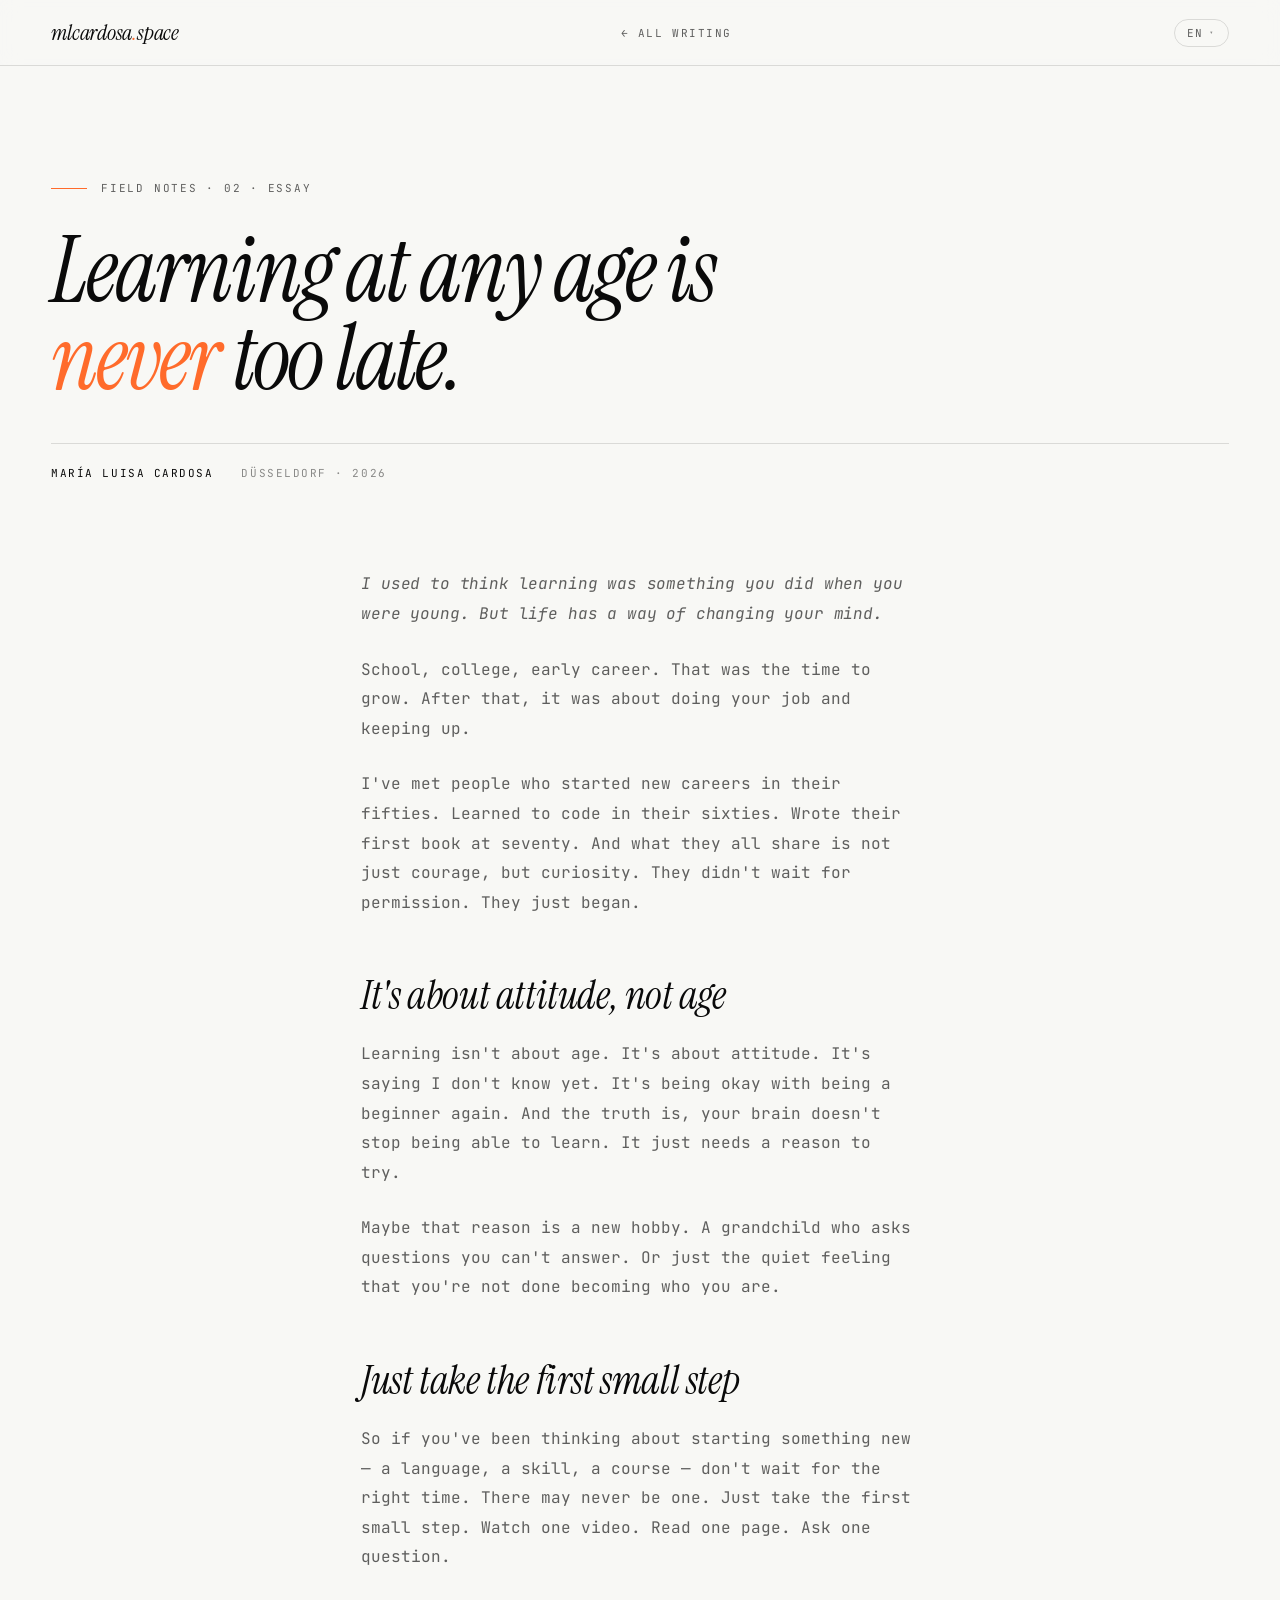
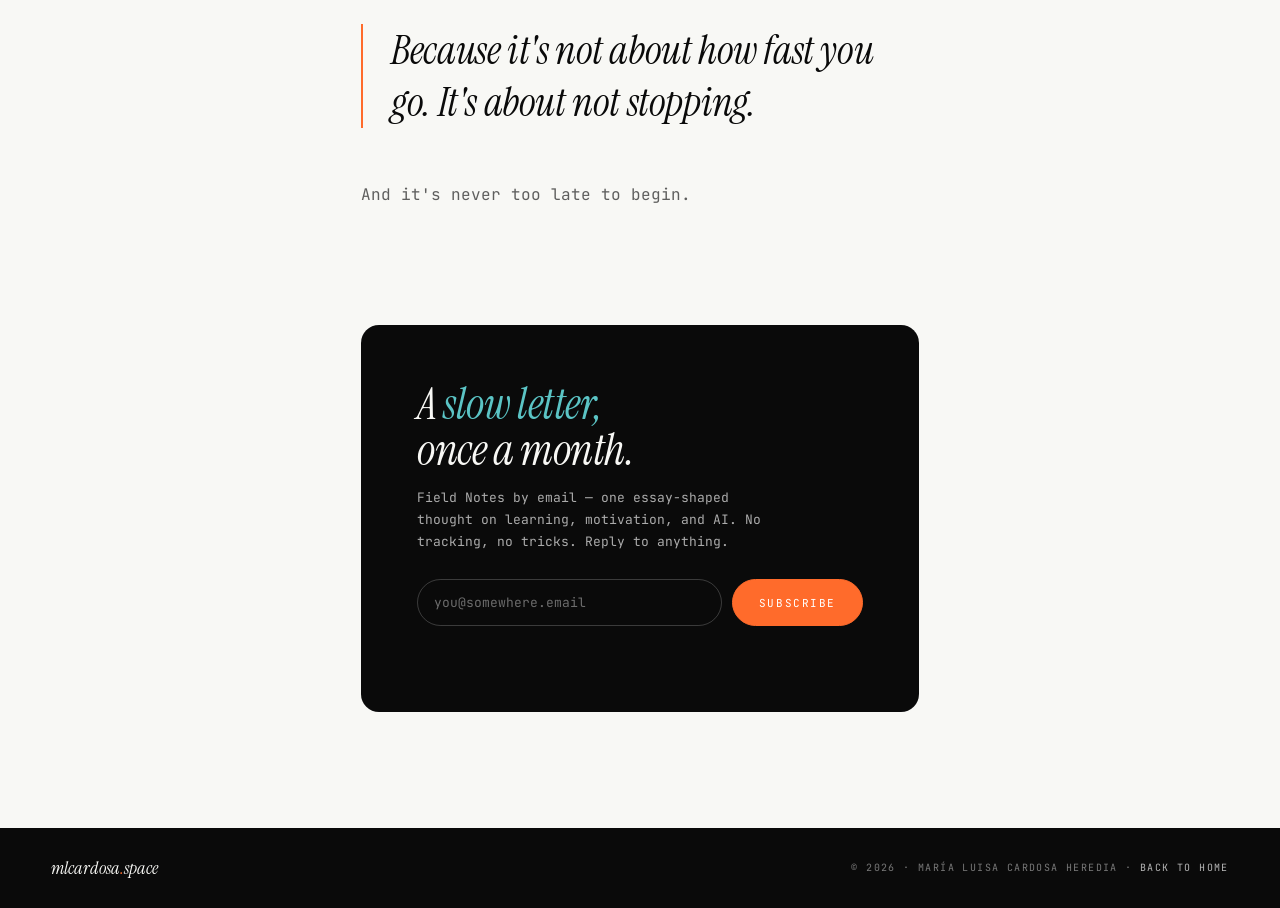
<file: field-notes-2.html>
<!doctype html>
<html lang="en">
<head>
<meta charset="utf-8" />
<meta name="viewport" content="width=device-width, initial-scale=1" />
<title>Learning at any age is never too late · Field Notes · mlcardosa.space</title>
<link rel="preconnect" href="https://fonts.googleapis.com" />
<link rel="preconnect" href="https://fonts.gstatic.com" crossorigin />
<link href="https://fonts.googleapis.com/css2?family=Instrument+Serif:ital@0;1&family=JetBrains+Mono:wght@300;400;500&display=swap" rel="stylesheet" />
<style>
:root {
  --obsidian: #0a0a0a;
  --orange: #ff6b2b;
  --aqua: #5bc4c5;
  --cream: #f5f5f0;
  --offwhite: #f8f8f5;
  --bg: var(--offwhite);
  --fg: var(--obsidian);
  --muted: rgba(0,0,0,0.62);
  --soft: rgba(0,0,0,0.45);
  --line: rgba(0,0,0,0.12);
  --serif: "Instrument Serif", "Times New Roman", serif;
  --mono: "JetBrains Mono", ui-monospace, Menlo, monospace;
  --max: 1440px;
  --pad: clamp(20px, 4vw, 64px);
  --read: 66ch;
}
* { box-sizing: border-box; }
html, body { margin: 0; padding: 0; }
body {
  font-family: var(--mono);
  background: var(--bg);
  color: var(--fg);
  -webkit-font-smoothing: antialiased;
}
a { color: inherit; text-decoration: none; }
h1, h2, h3 { margin: 0; font-weight: 400; }
p { margin: 0; }

/* NAV */
.nav {
  position: sticky; top: 0; z-index: 50;
  display: flex; align-items: center; justify-content: space-between;
  padding: 18px var(--pad);
  backdrop-filter: blur(10px);
  background: color-mix(in oklab, var(--bg) 88%, transparent);
  border-bottom: 1px solid var(--line);
}
.nav-brand { font-family: var(--serif); font-style: italic; font-size: 22px; letter-spacing: -0.01em; }
.nav-brand .dot { color: var(--orange); }
.nav-back {
  font-family: var(--mono); text-transform: uppercase; font-size: 11px;
  letter-spacing: 0.14em; color: var(--muted);
  display: inline-flex; gap: 10px; align-items: center; transition: color 200ms;
}
.nav-back:hover { color: var(--fg); }

/* ARTICLE */
.article { max-width: var(--max); margin: 0 auto; padding: clamp(48px, 9vw, 120px) var(--pad) 0; }
.art-eyebrow {
  display: flex; align-items: center; gap: 14px;
  font-family: var(--mono); text-transform: uppercase;
  font-size: 11px; letter-spacing: 0.16em; color: var(--muted);
  margin-bottom: 32px;
}
.art-eyebrow .bar { width: 36px; height: 1px; background: var(--orange); }
.art-title {
  font-family: var(--serif); font-style: italic;
  font-size: clamp(44px, 7vw, 104px); line-height: 0.98; letter-spacing: -0.025em;
  max-width: 18ch;
}
.art-title .accent { color: var(--orange); }
.art-meta {
  display: flex; flex-wrap: wrap; gap: 10px 28px; align-items: baseline;
  margin-top: 40px; padding-top: 22px; border-top: 1px solid var(--line);
  font-family: var(--mono); text-transform: uppercase;
  font-size: 11px; letter-spacing: 0.14em; color: var(--soft);
}
.art-meta .by { color: var(--fg); }

/* BODY */
.art-body {
  max-width: var(--read); margin: clamp(48px, 7vw, 96px) auto 0;
  padding: 0 var(--pad);
}
.lede {
  font-family: var(--serif); font-style: italic;
  font-size: clamp(24px, 3vw, 34px); line-height: 1.4; letter-spacing: -0.01em;
  color: var(--fg); margin-bottom: 44px;
}
.art-body p {
  font-family: var(--mono); font-size: 16px; line-height: 1.85;
  color: var(--muted); margin-bottom: 26px;
}
.art-body p strong { color: var(--fg); font-weight: 500; }
.art-body h2 {
  font-family: var(--serif); font-style: italic;
  font-size: clamp(28px, 3.4vw, 40px); line-height: 1.1; letter-spacing: -0.01em;
  color: var(--fg); margin: 56px 0 22px;
}
.pull {
  font-family: var(--serif); font-style: italic;
  font-size: clamp(26px, 3.4vw, 40px); line-height: 1.3; letter-spacing: -0.01em;
  color: var(--fg); margin: 52px 0; padding-left: 28px;
  border-left: 2px solid var(--orange);
}
.art-end {
  margin: 56px 0 0; padding-top: 26px; border-top: 1px solid var(--line);
  font-family: var(--mono); font-size: 13px; letter-spacing: 0.04em; color: var(--soft);
}
.art-end .mark { color: var(--orange); }

/* NEWSLETTER / NEXT */
.tail { max-width: var(--read); margin: clamp(64px, 9vw, 120px) auto 0; padding: 0 var(--pad); }
.tail-card {
  background: var(--obsidian); color: var(--offwhite);
  border-radius: 18px; padding: clamp(32px, 5vw, 56px);
}
.tail-card h3 {
  font-family: var(--serif); font-style: italic;
  font-size: clamp(28px, 3.6vw, 44px); line-height: 1.05; letter-spacing: -0.01em;
  margin-bottom: 14px;
}
.tail-card h3 em { color: var(--aqua); }
.tail-card p { font-family: var(--mono); font-size: 13px; line-height: 1.7; color: rgba(255,255,255,.66); max-width: 44ch; margin-bottom: 26px; }
.tail-form { display: flex; gap: 10px; flex-wrap: wrap; }
.tail-form input {
  flex: 1; min-width: 220px; padding: 14px 16px;
  border: 1px solid rgba(255,255,255,.2); border-radius: 999px;
  background: transparent; color: var(--offwhite);
  font-family: var(--mono); font-size: 13px;
}
.tail-form input:focus { outline: none; border-color: var(--aqua); }
.tail-form input::placeholder { color: rgba(255,255,255,.4); }
.tail-form button {
  padding: 14px 26px; border-radius: 999px; border: 1px solid var(--orange);
  background: var(--orange); color: #fff; cursor: pointer;
  font-family: var(--mono); text-transform: uppercase; font-size: 11px; letter-spacing: 0.14em;
  transition: background 200ms;
}
.tail-form button:hover { background: #fff; color: var(--obsidian); border-color: #fff; }
.tail-ack { margin-top: 14px; font-family: var(--mono); font-size: 12px; color: var(--aqua); opacity: 0; transition: opacity 200ms; }
.tail-ack.show { opacity: 1; }

/* FOOTER */
.foot {
  margin-top: clamp(64px, 9vw, 120px);
  background: var(--obsidian); color: var(--offwhite);
  padding: 28px var(--pad);
  display: flex; justify-content: space-between; align-items: center; flex-wrap: wrap; gap: 16px;
}
.foot-brand { font-family: var(--serif); font-style: italic; font-size: 18px; }
.foot-brand .dot { color: var(--orange); }
.foot p { font-family: var(--mono); font-size: 10px; letter-spacing: 0.14em; text-transform: uppercase; color: rgba(255,255,255,.45); }
.foot a { color: rgba(255,255,255,.7); }
.foot a:hover { color: var(--orange); }
</style>
</head>
<body>

<template id="__bundler_thumbnail" data-bg-color="#f8f8f5">
  <svg viewBox="0 0 1200 800" xmlns="http://www.w3.org/2000/svg">
    <rect width="1200" height="800" fill="#f8f8f5"/>
    <text x="600" y="400" font-family="Georgia, serif" font-size="110" fill="#1a1a1a" text-anchor="middle" dominant-baseline="middle">Field Notes.</text>
  </svg>
</template>

<nav class="nav">
  <a class="nav-brand" href="index.html">mlcardosa<span class="dot">.</span>space</a>
  <a class="nav-back" href="index.html#writing">← All writing</a>
</nav>

<article>
  <header class="article">
    <div class="art-eyebrow"><span class="bar"></span> Field Notes · 02 · Essay</div>
    <h1 class="art-title">Learning at any age is <span class="accent">never</span> too late.</h1>
    <div class="art-meta">
      <span class="by">María Luisa Cardosa</span>
      <span>Düsseldorf · 2026</span>
    </div>
  </header>

  <div class="art-body">
    <p class="lede">
      I used to think learning was something you did when you were young. But life has a way of changing your mind.
    </p>

    <p>
      School, college, early career. That was the time to grow. After that, it was about doing your job and keeping up.
    </p>
    <p>
      I've met people who started new careers in their fifties. Learned to code in their sixties. Wrote their first book at seventy. And what they all share is not just courage, but curiosity. They didn't wait for permission. They just began.
    </p>

    <h2>It's about attitude, not age</h2>
    <p>
      Learning isn't about age. It's about attitude. It's saying I don't know yet. It's being okay with being a beginner again. And the truth is, your brain doesn't stop being able to learn. It just needs a reason to try.
    </p>
    <p>
      Maybe that reason is a new hobby. A grandchild who asks questions you can't answer. Or just the quiet feeling that you're not done becoming who you are.
    </p>

    <h2>Just take the first small step</h2>
    <p>
      So if you've been thinking about starting something new — a language, a skill, a course — don't wait for the right time. There may never be one. Just take the first small step. Watch one video. Read one page. Ask one question.
    </p>

    <div class="pull">
      Because it's not about how fast you go. It's about not stopping.
    </div>

    <p>
      And it's never too late to begin.
    </p>
  </div>
</article>

<section class="tail">
  <div class="tail-card">
    <h3>A <em>slow letter,</em><br>once a month.</h3>
    <p>Field Notes by email — one essay-shaped thought on learning, motivation, and AI. No tracking, no tricks. Reply to anything.</p>
    <form class="tail-form" onsubmit="event.preventDefault(); if(this.email.value){ document.getElementById('ack').classList.add('show'); this.reset(); }">
      <input name="email" type="email" required placeholder="you@somewhere.email" />
      <button type="submit">Subscribe</button>
    </form>
    <div class="tail-ack" id="ack">✓ You're in. Check your inbox for a soft hello.</div>
  </div>
</section>

<footer class="foot">
  <div class="foot-brand">mlcardosa<span class="dot">.</span>space</div>
  <p>© 2026 · María Luisa Cardosa Heredia · <a href="index.html">Back to home</a></p>
</footer>

<script>
window.SUBPAGE_DICT = {
  "← All writing": "← Alle Texte",
  "Learning at any age is": "Lernen in jedem Alter ist",
  "never": "nie",
  "too late.": "zu spät.",
  "8 min read": "8 Min. Lesezeit",
  "I used to think learning was something you did when you were young. But life has a way of changing your mind.":
    "Früher dachte ich, Lernen sei etwas für junge Menschen. Aber das Leben hat eine Art, deine Meinung zu ändern.",
  "School, college, early career. That was the time to grow. After that, it was about doing your job and keeping up.":
    "Schule, Studium, der Anfang der Karriere. Das war die Zeit zum Wachsen. Danach ging es nur noch darum, den Job zu machen und mitzuhalten.",
  "I've met people who started new careers in their fifties. Learned to code in their sixties. Wrote their first book at seventy. And what they all share is not just courage, but curiosity. They didn't wait for permission. They just began.":
    "Ich habe Menschen kennengelernt, die mit fünfzig neue Berufe begonnen haben. Mit sechzig Programmieren gelernt. Mit siebzig ihr erstes Buch geschrieben. Und was sie alle verbindet, ist nicht nur Mut, sondern Neugier. Sie haben nicht auf Erlaubnis gewartet. Sie haben einfach angefangen.",
  "It's about attitude, not age": "Es geht um die Einstellung, nicht um das Alter",
  "Learning isn't about age. It's about attitude. It's saying I don't know yet. It's being okay with being a beginner again. And the truth is, your brain doesn't stop being able to learn. It just needs a reason to try.":
    "Lernen geht nicht um das Alter. Es geht um die Einstellung. Es bedeutet zu sagen: Ich weiß es noch nicht. Es bedeutet, in Ordnung zu finden, wieder ein Anfänger zu sein. Und die Wahrheit ist: Dein Gehirn hört nie auf, Neues lernen zu können. Es braucht nur einen Grund, es zu versuchen.",
  "Maybe that reason is a new hobby. A grandchild who asks questions you can't answer. Or just the quiet feeling that you're not done becoming who you are.":
    "Vielleicht ist dieser Grund ein neues Hobby. Ein Enkelkind, das Fragen stellt, auf die du keine Antwort weißt. Oder einfach das leise Gefühl, dass du noch nicht fertig bist mit dem, wer du sein willst.",
  "Just take the first small step": "Mach einfach den ersten kleinen Schritt",
  "So if you've been thinking about starting something new — a language, a skill, a course — don't wait for the right time. There may never be one. Just take the first small step. Watch one video. Read one page. Ask one question.":
    "Wenn du also darüber nachdenkst, etwas Neues zu beginnen — eine Sprache, eine Fähigkeit, einen Kurs — warte nicht auf den richtigen Moment. Es könnte nie einen geben. Mach einfach den ersten kleinen Schritt. Schau dir ein Video an. Lies eine Seite. Stelle eine Frage.",
  "Because it's not about how fast you go. It's about not stopping.":
    "Denn es geht nicht darum, wie schnell du bist. Es geht darum, nicht aufzuhören.",
  "And it's never too late to begin.": "Und es ist niemals zu spät, um anzufangen.",
  "A": "Ein",
  "slow letter,": "langsamer Brief,",
  "once a month.": "einmal im Monat.",
  "Field Notes by email — one essay-shaped thought on learning, motivation, and AI. No tracking, no tricks. Reply to anything.":
    "Field Notes per E-Mail, ein essayförmiger Gedanke über Lernen, Motivation und KI. Kein Tracking, keine Tricks. Antworte auf alles.",
  "Subscribe": "Abonnieren",
  "✓ You're in. Check your inbox for a soft hello.": "✓ Du bist dabei. Schau in dein Postfach für ein leises Hallo.",
  "Back to home": "Zurück zur Startseite"
};
window.SUBPAGE_ATTR = { "you@somewhere.email": "du@irgendwo.email" };
</script>
<script src="subpage-i18n.js"></script>
</body>
</html>
</file>
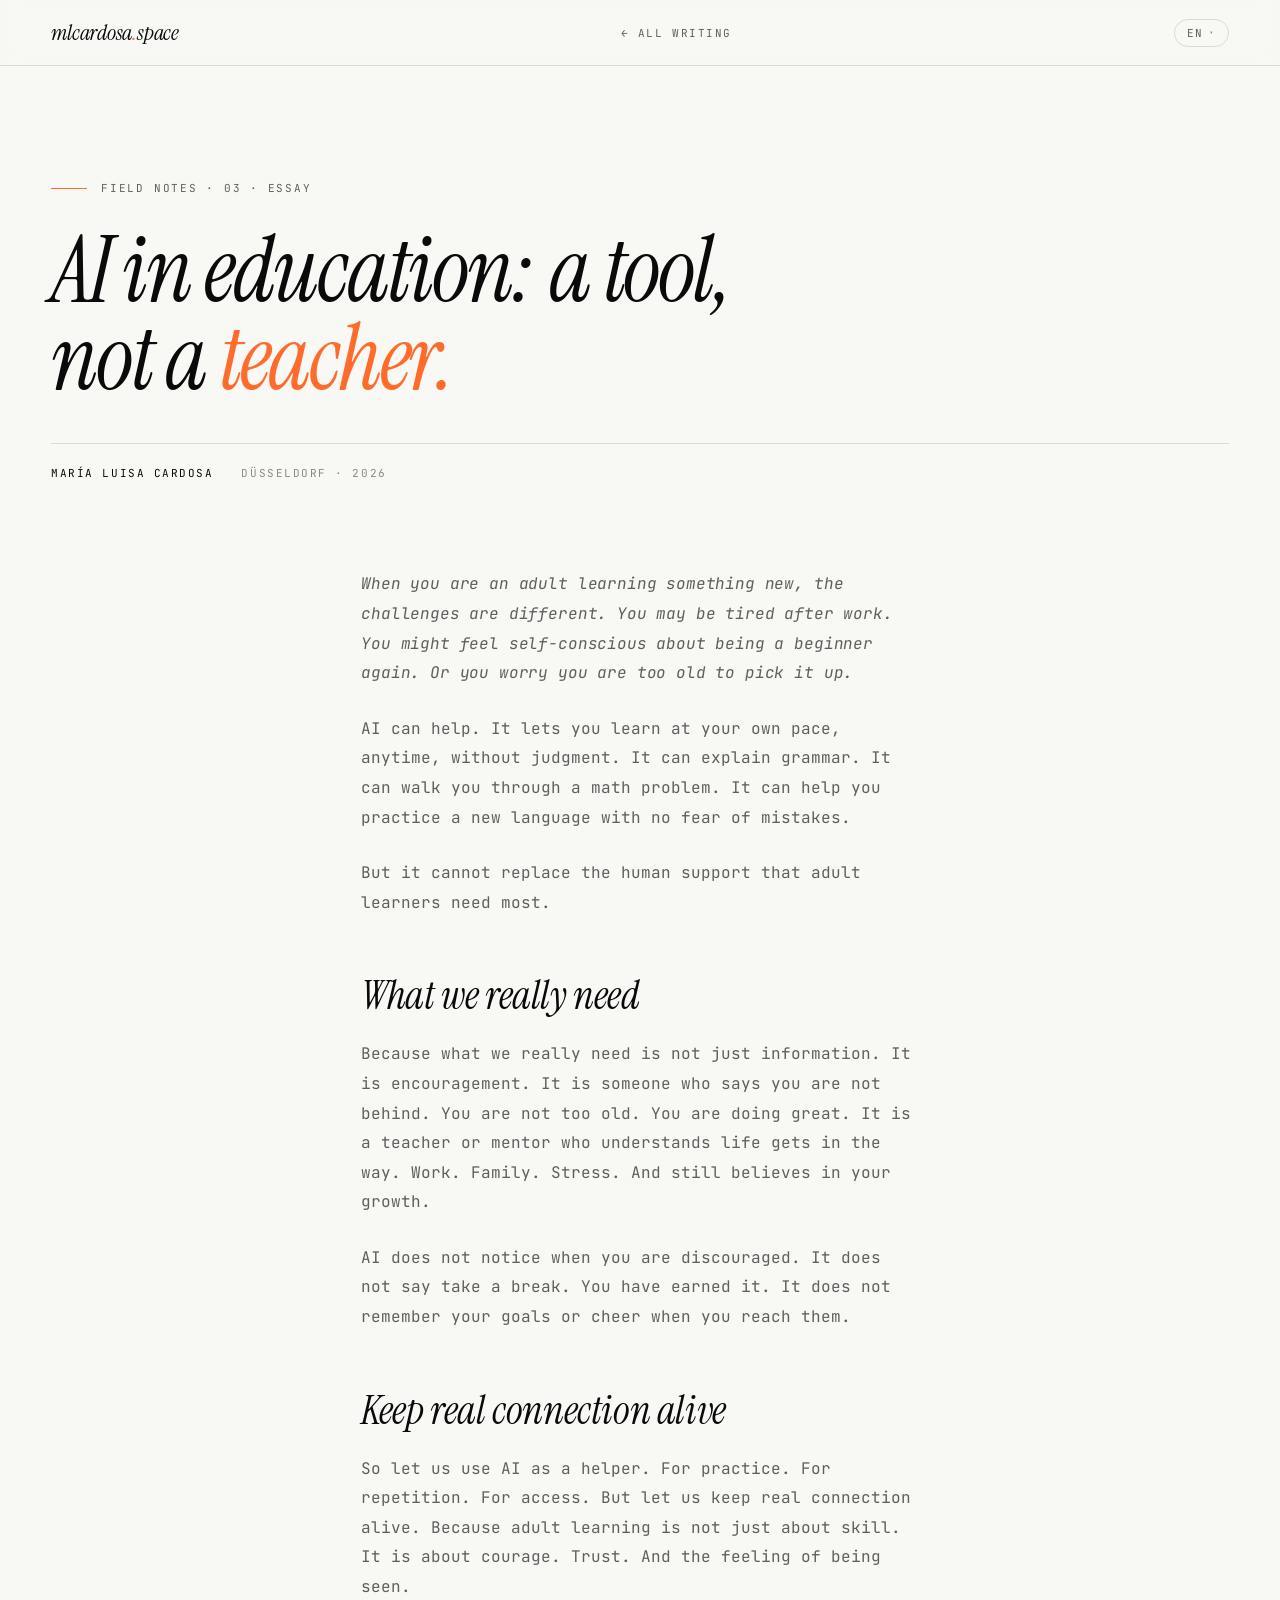
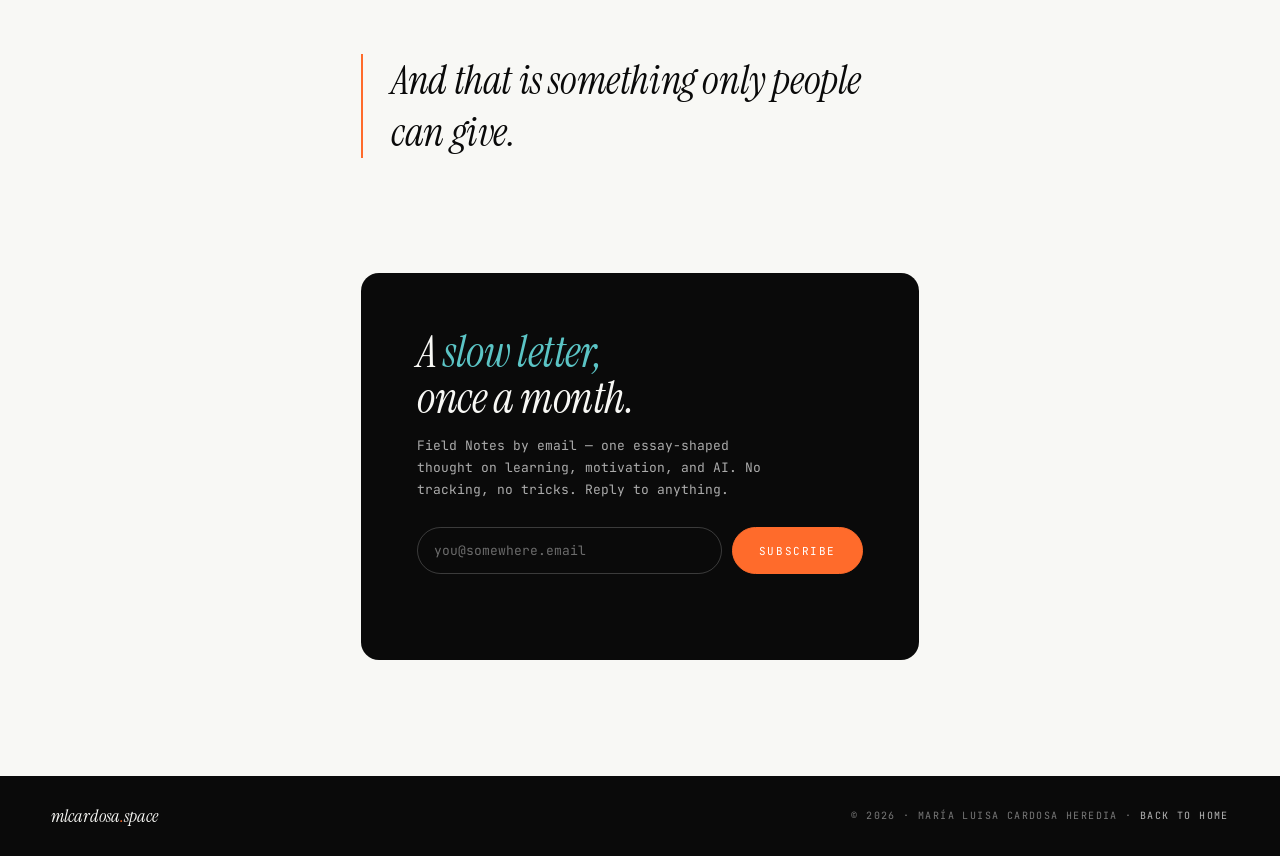
<file: field-notes-3.html>
<!doctype html>
<html lang="en">
<head>
<meta charset="utf-8" />
<meta name="viewport" content="width=device-width, initial-scale=1" />
<title>AI in education: a tool, not a teacher · Field Notes · mlcardosa.space</title>
<link rel="preconnect" href="https://fonts.googleapis.com" />
<link rel="preconnect" href="https://fonts.gstatic.com" crossorigin />
<link href="https://fonts.googleapis.com/css2?family=Instrument+Serif:ital@0;1&family=JetBrains+Mono:wght@300;400;500&display=swap" rel="stylesheet" />
<style>
:root {
  --obsidian: #0a0a0a;
  --orange: #ff6b2b;
  --aqua: #5bc4c5;
  --cream: #f5f5f0;
  --offwhite: #f8f8f5;
  --bg: var(--offwhite);
  --fg: var(--obsidian);
  --muted: rgba(0,0,0,0.62);
  --soft: rgba(0,0,0,0.45);
  --line: rgba(0,0,0,0.12);
  --serif: "Instrument Serif", "Times New Roman", serif;
  --mono: "JetBrains Mono", ui-monospace, Menlo, monospace;
  --max: 1440px;
  --pad: clamp(20px, 4vw, 64px);
  --read: 66ch;
}
* { box-sizing: border-box; }
html, body { margin: 0; padding: 0; }
body {
  font-family: var(--mono);
  background: var(--bg);
  color: var(--fg);
  -webkit-font-smoothing: antialiased;
}
a { color: inherit; text-decoration: none; }
h1, h2, h3 { margin: 0; font-weight: 400; }
p { margin: 0; }

/* NAV */
.nav {
  position: sticky; top: 0; z-index: 50;
  display: flex; align-items: center; justify-content: space-between;
  padding: 18px var(--pad);
  backdrop-filter: blur(10px);
  background: color-mix(in oklab, var(--bg) 88%, transparent);
  border-bottom: 1px solid var(--line);
}
.nav-brand { font-family: var(--serif); font-style: italic; font-size: 22px; letter-spacing: -0.01em; }
.nav-brand .dot { color: var(--orange); }
.nav-back {
  font-family: var(--mono); text-transform: uppercase; font-size: 11px;
  letter-spacing: 0.14em; color: var(--muted);
  display: inline-flex; gap: 10px; align-items: center; transition: color 200ms;
}
.nav-back:hover { color: var(--fg); }

/* ARTICLE */
.article { max-width: var(--max); margin: 0 auto; padding: clamp(48px, 9vw, 120px) var(--pad) 0; }
.art-eyebrow {
  display: flex; align-items: center; gap: 14px;
  font-family: var(--mono); text-transform: uppercase;
  font-size: 11px; letter-spacing: 0.16em; color: var(--muted);
  margin-bottom: 32px;
}
.art-eyebrow .bar { width: 36px; height: 1px; background: var(--orange); }
.art-title {
  font-family: var(--serif); font-style: italic;
  font-size: clamp(44px, 7vw, 104px); line-height: 0.98; letter-spacing: -0.025em;
  max-width: 18ch;
}
.art-title .accent { color: var(--orange); }
.art-meta {
  display: flex; flex-wrap: wrap; gap: 10px 28px; align-items: baseline;
  margin-top: 40px; padding-top: 22px; border-top: 1px solid var(--line);
  font-family: var(--mono); text-transform: uppercase;
  font-size: 11px; letter-spacing: 0.14em; color: var(--soft);
}
.art-meta .by { color: var(--fg); }

/* BODY */
.art-body {
  max-width: var(--read); margin: clamp(48px, 7vw, 96px) auto 0;
  padding: 0 var(--pad);
}
.lede {
  font-family: var(--serif); font-style: italic;
  font-size: clamp(24px, 3vw, 34px); line-height: 1.4; letter-spacing: -0.01em;
  color: var(--fg); margin-bottom: 44px;
}
.art-body p {
  font-family: var(--mono); font-size: 16px; line-height: 1.85;
  color: var(--muted); margin-bottom: 26px;
}
.art-body p strong { color: var(--fg); font-weight: 500; }
.art-body h2 {
  font-family: var(--serif); font-style: italic;
  font-size: clamp(28px, 3.4vw, 40px); line-height: 1.1; letter-spacing: -0.01em;
  color: var(--fg); margin: 56px 0 22px;
}
.pull {
  font-family: var(--serif); font-style: italic;
  font-size: clamp(26px, 3.4vw, 40px); line-height: 1.3; letter-spacing: -0.01em;
  color: var(--fg); margin: 52px 0; padding-left: 28px;
  border-left: 2px solid var(--orange);
}
.art-end {
  margin: 56px 0 0; padding-top: 26px; border-top: 1px solid var(--line);
  font-family: var(--mono); font-size: 13px; letter-spacing: 0.04em; color: var(--soft);
}
.art-end .mark { color: var(--orange); }

/* NEWSLETTER / NEXT */
.tail { max-width: var(--read); margin: clamp(64px, 9vw, 120px) auto 0; padding: 0 var(--pad); }
.tail-card {
  background: var(--obsidian); color: var(--offwhite);
  border-radius: 18px; padding: clamp(32px, 5vw, 56px);
}
.tail-card h3 {
  font-family: var(--serif); font-style: italic;
  font-size: clamp(28px, 3.6vw, 44px); line-height: 1.05; letter-spacing: -0.01em;
  margin-bottom: 14px;
}
.tail-card h3 em { color: var(--aqua); }
.tail-card p { font-family: var(--mono); font-size: 13px; line-height: 1.7; color: rgba(255,255,255,.66); max-width: 44ch; margin-bottom: 26px; }
.tail-form { display: flex; gap: 10px; flex-wrap: wrap; }
.tail-form input {
  flex: 1; min-width: 220px; padding: 14px 16px;
  border: 1px solid rgba(255,255,255,.2); border-radius: 999px;
  background: transparent; color: var(--offwhite);
  font-family: var(--mono); font-size: 13px;
}
.tail-form input:focus { outline: none; border-color: var(--aqua); }
.tail-form input::placeholder { color: rgba(255,255,255,.4); }
.tail-form button {
  padding: 14px 26px; border-radius: 999px; border: 1px solid var(--orange);
  background: var(--orange); color: #fff; cursor: pointer;
  font-family: var(--mono); text-transform: uppercase; font-size: 11px; letter-spacing: 0.14em;
  transition: background 200ms;
}
.tail-form button:hover { background: #fff; color: var(--obsidian); border-color: #fff; }
.tail-ack { margin-top: 14px; font-family: var(--mono); font-size: 12px; color: var(--aqua); opacity: 0; transition: opacity 200ms; }
.tail-ack.show { opacity: 1; }

/* FOOTER */
.foot {
  margin-top: clamp(64px, 9vw, 120px);
  background: var(--obsidian); color: var(--offwhite);
  padding: 28px var(--pad);
  display: flex; justify-content: space-between; align-items: center; flex-wrap: wrap; gap: 16px;
}
.foot-brand { font-family: var(--serif); font-style: italic; font-size: 18px; }
.foot-brand .dot { color: var(--orange); }
.foot p { font-family: var(--mono); font-size: 10px; letter-spacing: 0.14em; text-transform: uppercase; color: rgba(255,255,255,.45); }
.foot a { color: rgba(255,255,255,.7); }
.foot a:hover { color: var(--orange); }
</style>
</head>
<body>

<template id="__bundler_thumbnail" data-bg-color="#f8f8f5">
  <svg viewBox="0 0 1200 800" xmlns="http://www.w3.org/2000/svg">
    <rect width="1200" height="800" fill="#f8f8f5"/>
    <text x="600" y="400" font-family="Georgia, serif" font-size="110" fill="#1a1a1a" text-anchor="middle" dominant-baseline="middle">Field Notes.</text>
  </svg>
</template>

<nav class="nav">
  <a class="nav-brand" href="index.html">mlcardosa<span class="dot">.</span>space</a>
  <a class="nav-back" href="index.html#writing">← All writing</a>
</nav>

<article>
  <header class="article">
    <div class="art-eyebrow"><span class="bar"></span> Field Notes · 03 · Essay</div>
    <h1 class="art-title">AI in education: a tool, not a <span class="accent">teacher.</span></h1>
    <div class="art-meta">
      <span class="by">María Luisa Cardosa</span>
      <span>Düsseldorf · 2026</span>
    </div>
  </header>

  <div class="art-body">
    <p class="lede">
      When you are an adult learning something new, the challenges are different. You may be tired after work. You might feel self-conscious about being a beginner again. Or you worry you are too old to pick it up.
    </p>

    <p>
      AI can help. It lets you learn at your own pace, anytime, without judgment. It can explain grammar. It can walk you through a math problem. It can help you practice a new language with no fear of mistakes.
    </p>
    <p>
      But it cannot replace the human support that adult learners need most.
    </p>

    <h2>What we really need</h2>
    <p>
      Because what we really need is not just information. It is encouragement. It is someone who says you are not behind. You are not too old. You are doing great. It is a teacher or mentor who understands life gets in the way. Work. Family. Stress. And still believes in your growth.
    </p>
    <p>
      AI does not notice when you are discouraged. It does not say take a break. You have earned it. It does not remember your goals or cheer when you reach them.
    </p>

    <h2>Keep real connection alive</h2>
    <p>
      So let us use AI as a helper. For practice. For repetition. For access. But let us keep real connection alive. Because adult learning is not just about skill. It is about courage. Trust. And the feeling of being seen.
    </p>

    <div class="pull">
      And that is something only people can give.
    </div>
  </div>
</article>

<section class="tail">
  <div class="tail-card">
    <h3>A <em>slow letter,</em><br>once a month.</h3>
    <p>Field Notes by email — one essay-shaped thought on learning, motivation, and AI. No tracking, no tricks. Reply to anything.</p>
    <form class="tail-form" onsubmit="event.preventDefault(); if(this.email.value){ document.getElementById('ack').classList.add('show'); this.reset(); }">
      <input name="email" type="email" required placeholder="you@somewhere.email" />
      <button type="submit">Subscribe</button>
    </form>
    <div class="tail-ack" id="ack">✓ You're in. Check your inbox for a soft hello.</div>
  </div>
</section>

<footer class="foot">
  <div class="foot-brand">mlcardosa<span class="dot">.</span>space</div>
  <p>© 2026 · María Luisa Cardosa Heredia · <a href="index.html">Back to home</a></p>
</footer>

<script>
window.SUBPAGE_DICT = {
  "← All writing": "← Alle Texte",
  "AI in education: a tool, not a": "KI in der Bildung: ein Werkzeug, kein",
  "teacher.": "Lehrer.",
  "When you are an adult learning something new, the challenges are different. You may be tired after work. You might feel self-conscious about being a beginner again. Or you worry you are too old to pick it up.":
    "Wenn du als Erwachsener etwas Neues lernst, sind die Herausforderungen anders. Du bist vielleicht müde nach der Arbeit. Du fühlst dich unsicher, wieder ein Anfänger zu sein. Oder du machst dir Sorgen, dass du zu alt bist, um es noch zu lernen.",
  "AI can help. It lets you learn at your own pace, anytime, without judgment. It can explain grammar. It can walk you through a math problem. It can help you practice a new language with no fear of mistakes.":
    "KI kann helfen. Sie lässt dich in deinem eigenen Tempo lernen, jederzeit und ohne Urteil. Sie kann Grammatik erklären. Sie kann dir Schritt für Schritt durch eine Matheaufgabe helfen. Sie kann dich beim Sprachenlernen unterstützen, ohne Angst vor Fehlern.",
  "But it cannot replace the human support that adult learners need most.":
    "Aber sie kann die menschliche Unterstützung nicht ersetzen, die erwachsene Lernende am meisten brauchen.",
  "What we really need": "Was wir wirklich brauchen",
  "Because what we really need is not just information. It is encouragement. It is someone who says you are not behind. You are not too old. You are doing great. It is a teacher or mentor who understands life gets in the way. Work. Family. Stress. And still believes in your growth.":
    "Denn was wir wirklich brauchen, ist nicht nur Information. Es ist Ermutigung. Es ist jemand, der sagt: du bist nicht zu spät dran. Du bist nicht zu alt. Du machst das großartig. Es ist ein Lehrer oder Mentor, der versteht, dass das Leben dazwischenfunkt. Arbeit. Familie. Stress. Und trotzdem an deine Entwicklung glaubt.",
  "AI does not notice when you are discouraged. It does not say take a break. You have earned it. It does not remember your goals or cheer when you reach them.":
    "KI merkt nicht, wenn du entmutigt bist. Sie sagt nicht: mach eine Pause. Du hast sie dir verdient. Sie erinnert sich nicht an deine Ziele oder freut sich, wenn du sie erreichst.",
  "Keep real connection alive": "Bewahren wir die echte Verbindung",
  "So let us use AI as a helper. For practice. For repetition. For access. But let us keep real connection alive. Because adult learning is not just about skill. It is about courage. Trust. And the feeling of being seen.":
    "Nutzen wir KI also als Helfer. Für Übung. Für Wiederholung. Für Zugang. Aber bewahren wir die echte Verbindung. Denn Lernen als Erwachsener geht nicht nur um Fähigkeiten. Es geht um Mut. Vertrauen. Und das Gefühl, gesehen zu werden.",
  "And that is something only people can give.": "Und das ist etwas, das nur Menschen geben können.",
  "A": "Ein",
  "slow letter,": "langsamer Brief,",
  "once a month.": "einmal im Monat.",
  "Field Notes by email — one essay-shaped thought on learning, motivation, and AI. No tracking, no tricks. Reply to anything.":
    "Field Notes per E-Mail, ein essayförmiger Gedanke über Lernen, Motivation und KI. Kein Tracking, keine Tricks. Antworte auf alles.",
  "Subscribe": "Abonnieren",
  "✓ You're in. Check your inbox for a soft hello.": "✓ Du bist dabei. Schau in dein Postfach für ein leises Hallo.",
  "Back to home": "Zurück zur Startseite"
};
window.SUBPAGE_ATTR = { "you@somewhere.email": "du@irgendwo.email" };
</script>
<script src="subpage-i18n.js"></script>
</body>
</html>
</file>
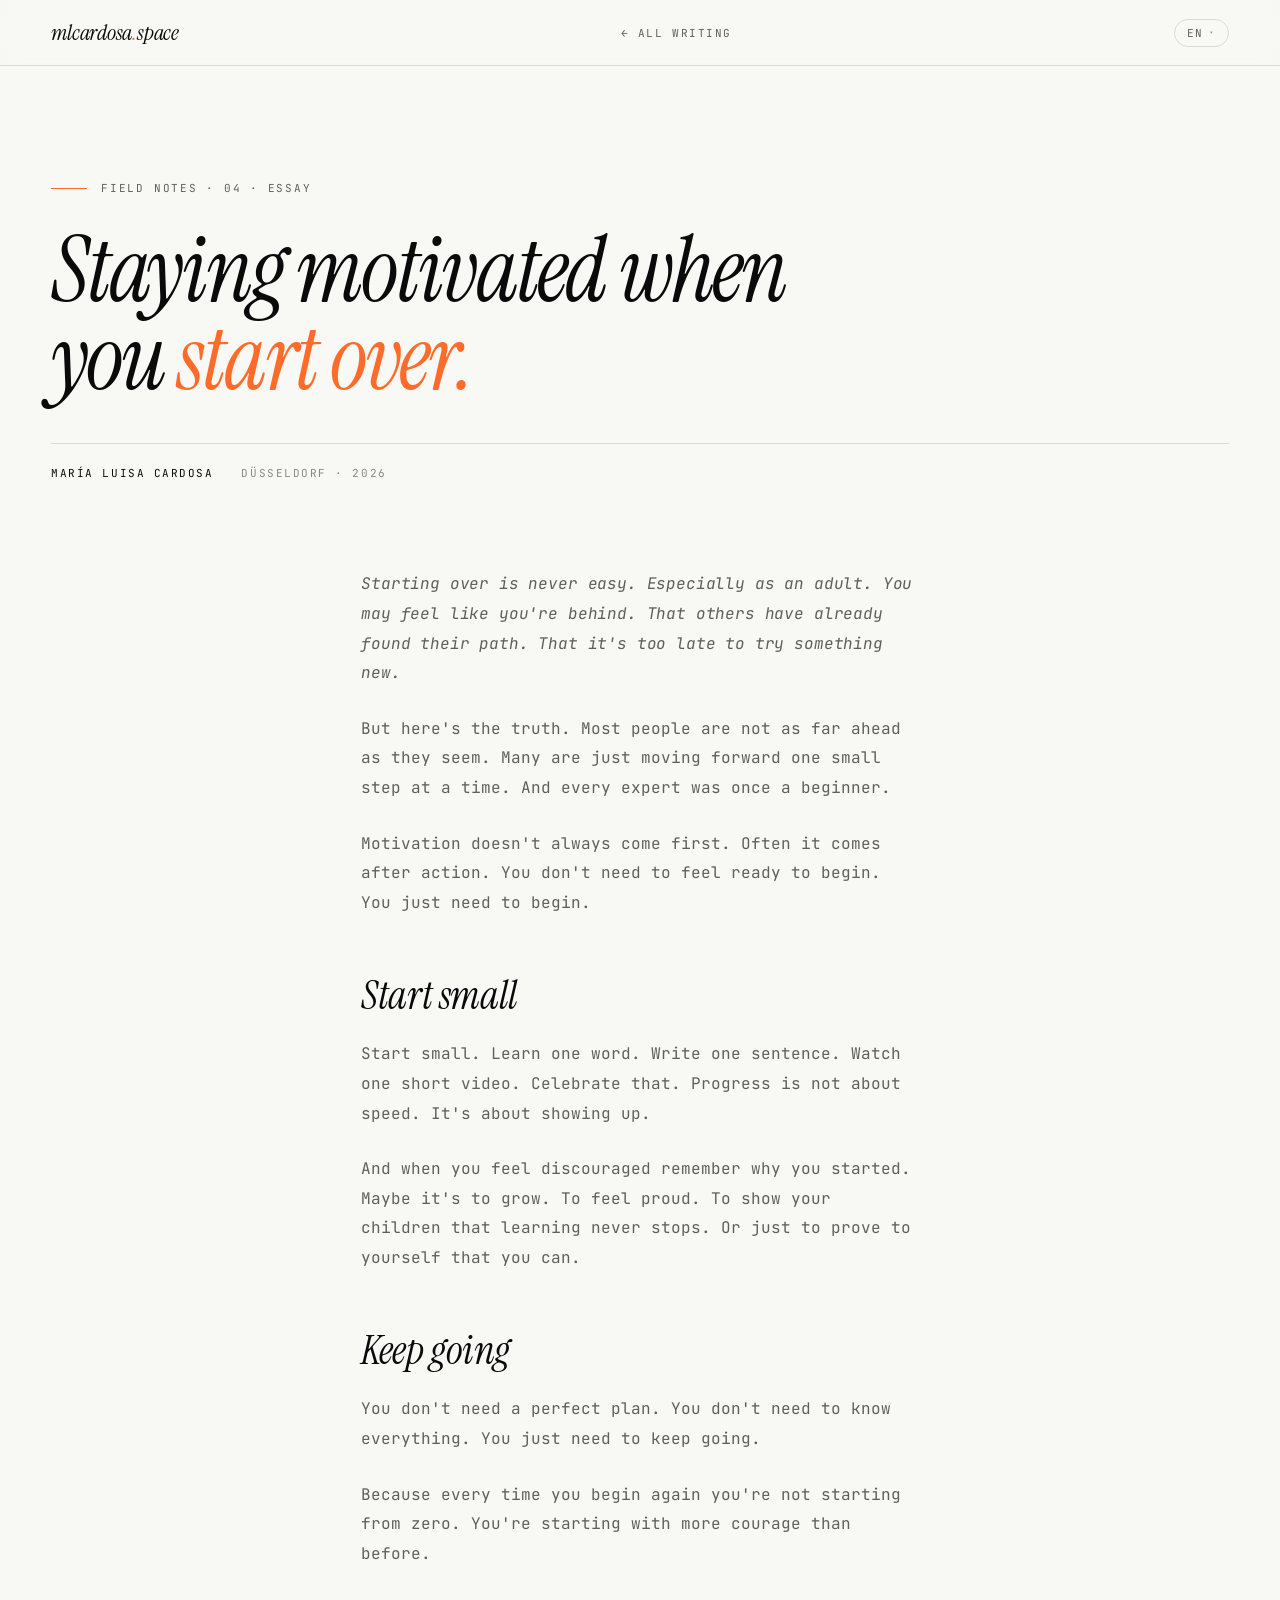
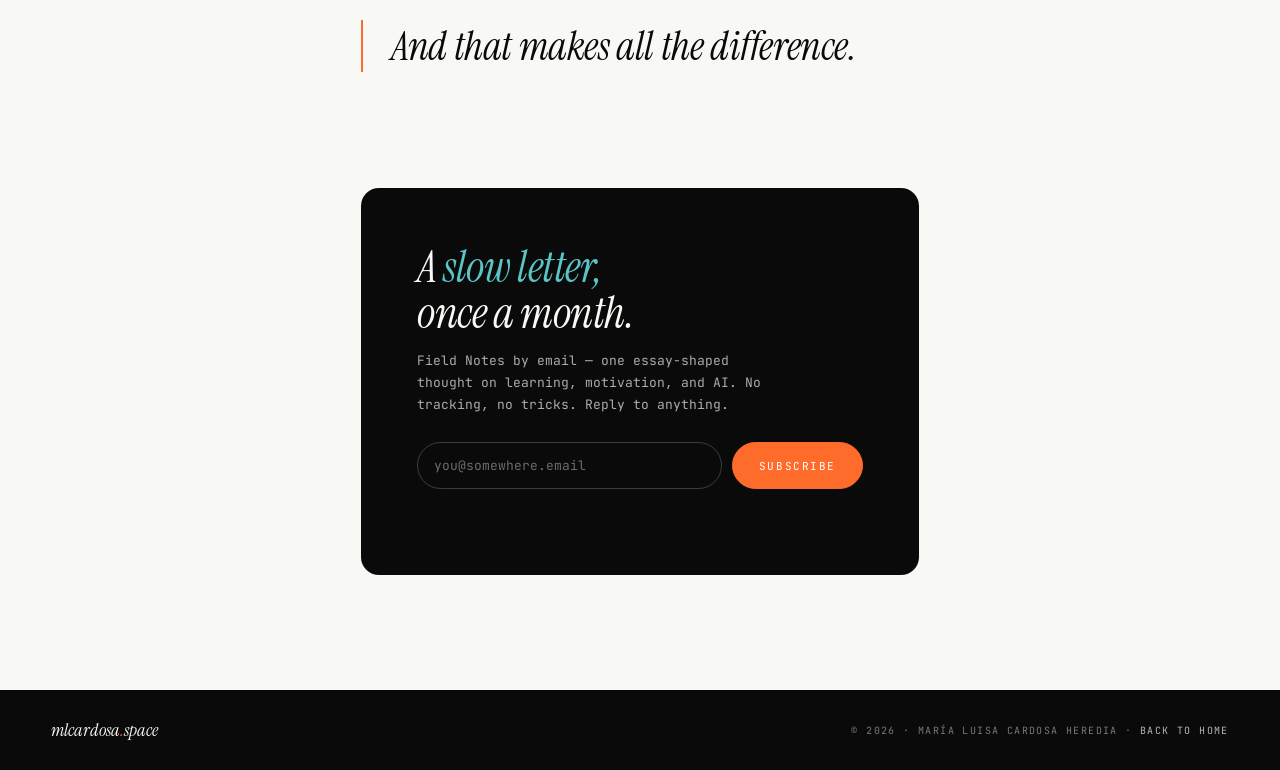
<file: field-notes-4.html>
<!doctype html>
<html lang="en">
<head>
<meta charset="utf-8" />
<meta name="viewport" content="width=device-width, initial-scale=1" />
<title>Staying motivated when you start over · Field Notes · mlcardosa.space</title>
<link rel="preconnect" href="https://fonts.googleapis.com" />
<link rel="preconnect" href="https://fonts.gstatic.com" crossorigin />
<link href="https://fonts.googleapis.com/css2?family=Instrument+Serif:ital@0;1&family=JetBrains+Mono:wght@300;400;500&display=swap" rel="stylesheet" />
<style>
:root {
  --obsidian: #0a0a0a;
  --orange: #ff6b2b;
  --aqua: #5bc4c5;
  --cream: #f5f5f0;
  --offwhite: #f8f8f5;
  --bg: var(--offwhite);
  --fg: var(--obsidian);
  --muted: rgba(0,0,0,0.62);
  --soft: rgba(0,0,0,0.45);
  --line: rgba(0,0,0,0.12);
  --serif: "Instrument Serif", "Times New Roman", serif;
  --mono: "JetBrains Mono", ui-monospace, Menlo, monospace;
  --max: 1440px;
  --pad: clamp(20px, 4vw, 64px);
  --read: 66ch;
}
* { box-sizing: border-box; }
html, body { margin: 0; padding: 0; }
body {
  font-family: var(--mono);
  background: var(--bg);
  color: var(--fg);
  -webkit-font-smoothing: antialiased;
}
a { color: inherit; text-decoration: none; }
h1, h2, h3 { margin: 0; font-weight: 400; }
p { margin: 0; }

/* NAV */
.nav {
  position: sticky; top: 0; z-index: 50;
  display: flex; align-items: center; justify-content: space-between;
  padding: 18px var(--pad);
  backdrop-filter: blur(10px);
  background: color-mix(in oklab, var(--bg) 88%, transparent);
  border-bottom: 1px solid var(--line);
}
.nav-brand { font-family: var(--serif); font-style: italic; font-size: 22px; letter-spacing: -0.01em; }
.nav-brand .dot { color: var(--orange); }
.nav-back {
  font-family: var(--mono); text-transform: uppercase; font-size: 11px;
  letter-spacing: 0.14em; color: var(--muted);
  display: inline-flex; gap: 10px; align-items: center; transition: color 200ms;
}
.nav-back:hover { color: var(--fg); }

/* ARTICLE */
.article { max-width: var(--max); margin: 0 auto; padding: clamp(48px, 9vw, 120px) var(--pad) 0; }
.art-eyebrow {
  display: flex; align-items: center; gap: 14px;
  font-family: var(--mono); text-transform: uppercase;
  font-size: 11px; letter-spacing: 0.16em; color: var(--muted);
  margin-bottom: 32px;
}
.art-eyebrow .bar { width: 36px; height: 1px; background: var(--orange); }
.art-title {
  font-family: var(--serif); font-style: italic;
  font-size: clamp(44px, 7vw, 104px); line-height: 0.98; letter-spacing: -0.025em;
  max-width: 18ch;
}
.art-title .accent { color: var(--orange); }
.art-meta {
  display: flex; flex-wrap: wrap; gap: 10px 28px; align-items: baseline;
  margin-top: 40px; padding-top: 22px; border-top: 1px solid var(--line);
  font-family: var(--mono); text-transform: uppercase;
  font-size: 11px; letter-spacing: 0.14em; color: var(--soft);
}
.art-meta .by { color: var(--fg); }

/* BODY */
.art-body {
  max-width: var(--read); margin: clamp(48px, 7vw, 96px) auto 0;
  padding: 0 var(--pad);
}
.lede {
  font-family: var(--serif); font-style: italic;
  font-size: clamp(24px, 3vw, 34px); line-height: 1.4; letter-spacing: -0.01em;
  color: var(--fg); margin-bottom: 44px;
}
.art-body p {
  font-family: var(--mono); font-size: 16px; line-height: 1.85;
  color: var(--muted); margin-bottom: 26px;
}
.art-body p strong { color: var(--fg); font-weight: 500; }
.art-body h2 {
  font-family: var(--serif); font-style: italic;
  font-size: clamp(28px, 3.4vw, 40px); line-height: 1.1; letter-spacing: -0.01em;
  color: var(--fg); margin: 56px 0 22px;
}
.pull {
  font-family: var(--serif); font-style: italic;
  font-size: clamp(26px, 3.4vw, 40px); line-height: 1.3; letter-spacing: -0.01em;
  color: var(--fg); margin: 52px 0; padding-left: 28px;
  border-left: 2px solid var(--orange);
}
.art-end {
  margin: 56px 0 0; padding-top: 26px; border-top: 1px solid var(--line);
  font-family: var(--mono); font-size: 13px; letter-spacing: 0.04em; color: var(--soft);
}
.art-end .mark { color: var(--orange); }

/* NEWSLETTER / NEXT */
.tail { max-width: var(--read); margin: clamp(64px, 9vw, 120px) auto 0; padding: 0 var(--pad); }
.tail-card {
  background: var(--obsidian); color: var(--offwhite);
  border-radius: 18px; padding: clamp(32px, 5vw, 56px);
}
.tail-card h3 {
  font-family: var(--serif); font-style: italic;
  font-size: clamp(28px, 3.6vw, 44px); line-height: 1.05; letter-spacing: -0.01em;
  margin-bottom: 14px;
}
.tail-card h3 em { color: var(--aqua); }
.tail-card p { font-family: var(--mono); font-size: 13px; line-height: 1.7; color: rgba(255,255,255,.66); max-width: 44ch; margin-bottom: 26px; }
.tail-form { display: flex; gap: 10px; flex-wrap: wrap; }
.tail-form input {
  flex: 1; min-width: 220px; padding: 14px 16px;
  border: 1px solid rgba(255,255,255,.2); border-radius: 999px;
  background: transparent; color: var(--offwhite);
  font-family: var(--mono); font-size: 13px;
}
.tail-form input:focus { outline: none; border-color: var(--aqua); }
.tail-form input::placeholder { color: rgba(255,255,255,.4); }
.tail-form button {
  padding: 14px 26px; border-radius: 999px; border: 1px solid var(--orange);
  background: var(--orange); color: #fff; cursor: pointer;
  font-family: var(--mono); text-transform: uppercase; font-size: 11px; letter-spacing: 0.14em;
  transition: background 200ms;
}
.tail-form button:hover { background: #fff; color: var(--obsidian); border-color: #fff; }
.tail-ack { margin-top: 14px; font-family: var(--mono); font-size: 12px; color: var(--aqua); opacity: 0; transition: opacity 200ms; }
.tail-ack.show { opacity: 1; }

/* FOOTER */
.foot {
  margin-top: clamp(64px, 9vw, 120px);
  background: var(--obsidian); color: var(--offwhite);
  padding: 28px var(--pad);
  display: flex; justify-content: space-between; align-items: center; flex-wrap: wrap; gap: 16px;
}
.foot-brand { font-family: var(--serif); font-style: italic; font-size: 18px; }
.foot-brand .dot { color: var(--orange); }
.foot p { font-family: var(--mono); font-size: 10px; letter-spacing: 0.14em; text-transform: uppercase; color: rgba(255,255,255,.45); }
.foot a { color: rgba(255,255,255,.7); }
.foot a:hover { color: var(--orange); }
</style>
</head>
<body>

<template id="__bundler_thumbnail" data-bg-color="#f8f8f5">
  <svg viewBox="0 0 1200 800" xmlns="http://www.w3.org/2000/svg">
    <rect width="1200" height="800" fill="#f8f8f5"/>
    <text x="600" y="400" font-family="Georgia, serif" font-size="110" fill="#1a1a1a" text-anchor="middle" dominant-baseline="middle">Field Notes.</text>
  </svg>
</template>

<nav class="nav">
  <a class="nav-brand" href="index.html">mlcardosa<span class="dot">.</span>space</a>
  <a class="nav-back" href="index.html#writing">← All writing</a>
</nav>

<article>
  <header class="article">
    <div class="art-eyebrow"><span class="bar"></span> Field Notes · 04 · Essay</div>
    <h1 class="art-title">Staying motivated when you <span class="accent">start over.</span></h1>
    <div class="art-meta">
      <span class="by">María Luisa Cardosa</span>
      <span>Düsseldorf · 2026</span>
    </div>
  </header>

  <div class="art-body">
    <p class="lede">
      Starting over is never easy. Especially as an adult. You may feel like you're behind. That others have already found their path. That it's too late to try something new.
    </p>

    <p>
      But here's the truth. Most people are not as far ahead as they seem. Many are just moving forward one small step at a time. And every expert was once a beginner.
    </p>
    <p>
      Motivation doesn't always come first. Often it comes after action. You don't need to feel ready to begin. You just need to begin.
    </p>

    <h2>Start small</h2>
    <p>
      Start small. Learn one word. Write one sentence. Watch one short video. Celebrate that. Progress is not about speed. It's about showing up.
    </p>
    <p>
      And when you feel discouraged remember why you started. Maybe it's to grow. To feel proud. To show your children that learning never stops. Or just to prove to yourself that you can.
    </p>

    <h2>Keep going</h2>
    <p>
      You don't need a perfect plan. You don't need to know everything. You just need to keep going.
    </p>
    <p>
      Because every time you begin again you're not starting from zero. You're starting with more courage than before.
    </p>

    <div class="pull">
      And that makes all the difference.
    </div>
  </div>
</article>

<section class="tail">
  <div class="tail-card">
    <h3>A <em>slow letter,</em><br>once a month.</h3>
    <p>Field Notes by email — one essay-shaped thought on learning, motivation, and AI. No tracking, no tricks. Reply to anything.</p>
    <form class="tail-form" onsubmit="event.preventDefault(); if(this.email.value){ document.getElementById('ack').classList.add('show'); this.reset(); }">
      <input name="email" type="email" required placeholder="you@somewhere.email" />
      <button type="submit">Subscribe</button>
    </form>
    <div class="tail-ack" id="ack">✓ You're in. Check your inbox for a soft hello.</div>
  </div>
</section>

<footer class="foot">
  <div class="foot-brand">mlcardosa<span class="dot">.</span>space</div>
  <p>© 2026 · María Luisa Cardosa Heredia · <a href="index.html">Back to home</a></p>
</footer>

<script>
window.SUBPAGE_DICT = {
  "← All writing": "← Alle Texte",
  "Staying motivated when you": "Motiviert bleiben, wenn du",
  "start over.": "neu anfängst.",
  "Starting over is never easy. Especially as an adult. You may feel like you're behind. That others have already found their path. That it's too late to try something new.":
    "Neu anfangen ist niemals leicht. Vor allem als Erwachsener. Du fühlst dich vielleicht zurückgeblieben. Als hätten andere schon ihren Weg gefunden. Als sei es zu spät, um etwas Neues zu versuchen.",
  "But here's the truth. Most people are not as far ahead as they seem. Many are just moving forward one small step at a time. And every expert was once a beginner.":
    "Aber hier ist die Wahrheit. Die meisten Menschen sind nicht so weit vorne, wie sie wirken. Viele gehen nur Schritt für Schritt vorwärts. Und jeder Experte war einmal ein Anfänger.",
  "Motivation doesn't always come first. Often it comes after action. You don't need to feel ready to begin. You just need to begin.":
    "Motivation kommt nicht immer zuerst. Oft kommt sie erst nach dem Handeln. Du musst dich nicht bereit fühlen, um zu beginnen. Du musst nur beginnen.",
  "Start small": "Fang klein an",
  "Start small. Learn one word. Write one sentence. Watch one short video. Celebrate that. Progress is not about speed. It's about showing up.":
    "Fang klein an. Lerne ein Wort. Schreib einen Satz. Schau ein kurzes Video. Feiere das. Fortschritt geht nicht um Geschwindigkeit. Es geht darum, da zu sein.",
  "And when you feel discouraged remember why you started. Maybe it's to grow. To feel proud. To show your children that learning never stops. Or just to prove to yourself that you can.":
    "Und wenn du entmutigt bist, denk daran, warum du angefangen hast. Vielleicht um zu wachsen. Um stolz zu sein. Um deinen Kindern zu zeigen, dass Lernen niemals endet. Oder einfach um dir selbst zu beweisen, dass du es kannst.",
  "Keep going": "Mach weiter",
  "You don't need a perfect plan. You don't need to know everything. You just need to keep going.":
    "Du brauchst keinen perfekten Plan. Du musst nicht alles wissen. Du musst nur weitermachen.",
  "Because every time you begin again you're not starting from zero. You're starting with more courage than before.":
    "Denn jedes Mal, wenn du neu anfängst, fängst du nicht bei null an. Du fängst mit mehr Mut an als zuvor.",
  "And that makes all the difference.": "Und das macht den Unterschied.",
  "A": "Ein",
  "slow letter,": "langsamer Brief,",
  "once a month.": "einmal im Monat.",
  "Field Notes by email — one essay-shaped thought on learning, motivation, and AI. No tracking, no tricks. Reply to anything.":
    "Field Notes per E-Mail, ein essayförmiger Gedanke über Lernen, Motivation und KI. Kein Tracking, keine Tricks. Antworte auf alles.",
  "Subscribe": "Abonnieren",
  "✓ You're in. Check your inbox for a soft hello.": "✓ Du bist dabei. Schau in dein Postfach für ein leises Hallo.",
  "Back to home": "Zurück zur Startseite"
};
window.SUBPAGE_ATTR = { "you@somewhere.email": "du@irgendwo.email" };
</script>
<script src="subpage-i18n.js"></script>
</body>
</html>
</file>
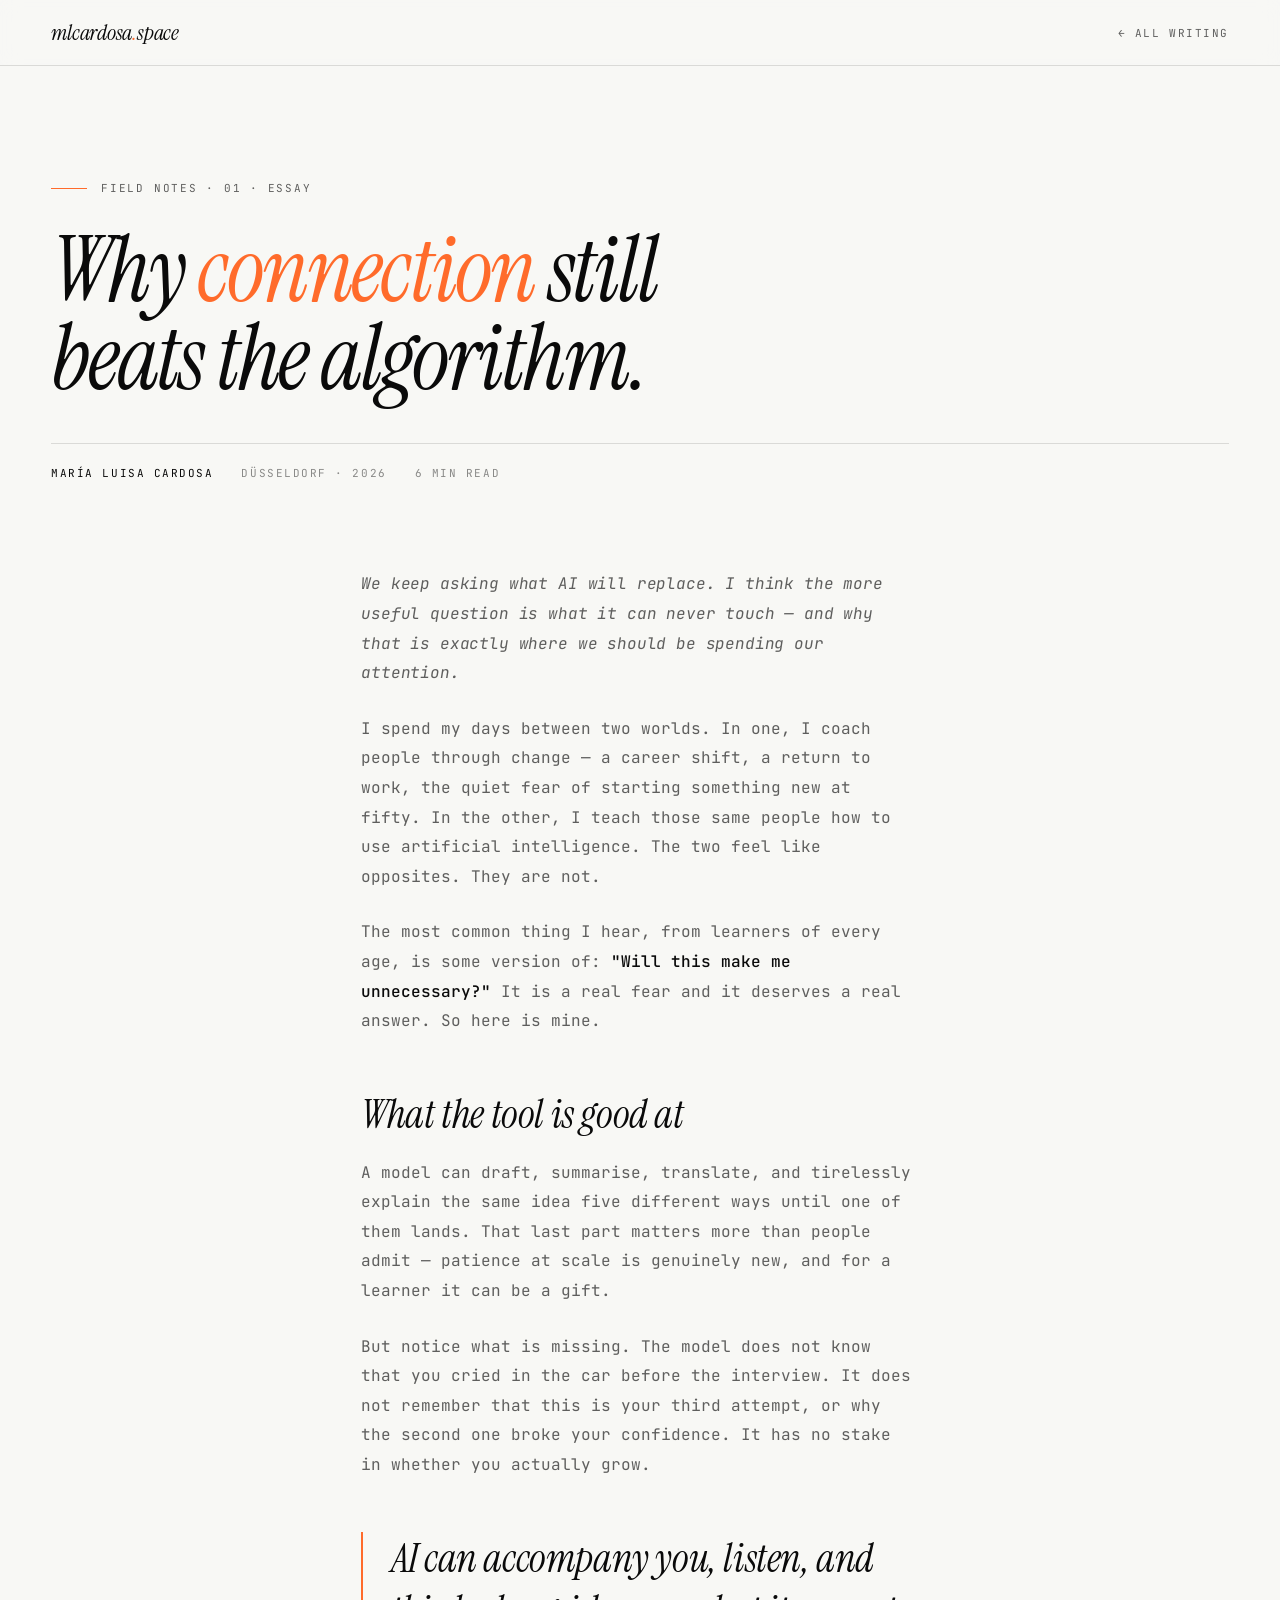
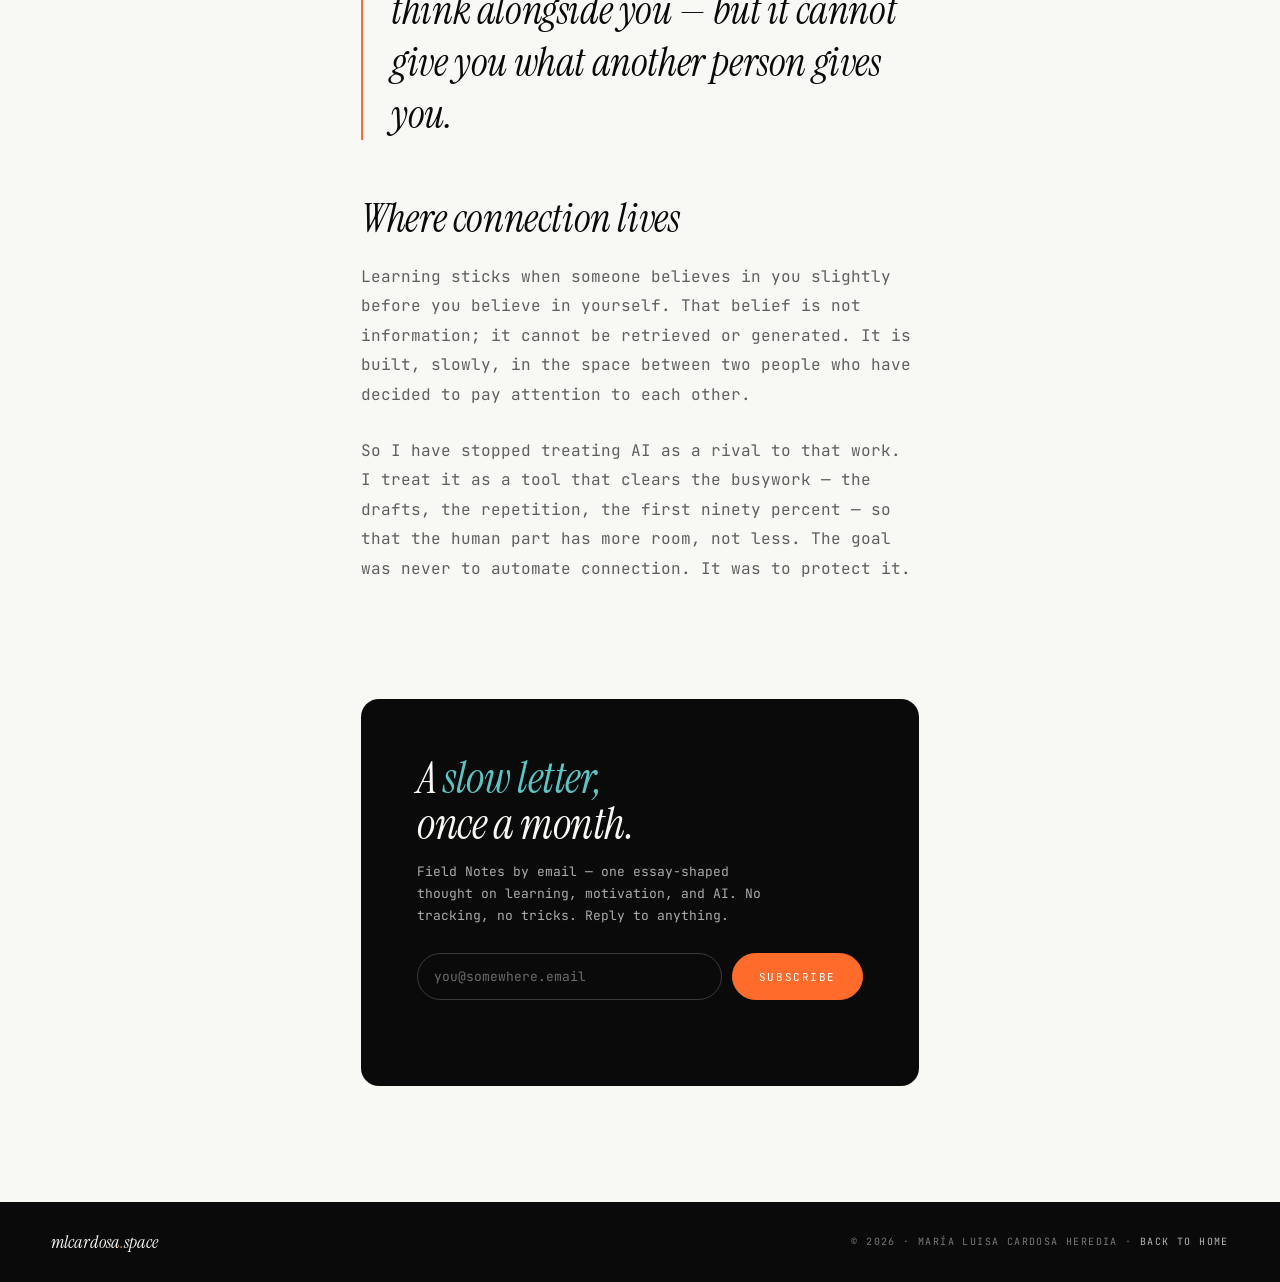
<file: field-notes.html>
<!doctype html>
<html lang="en">
<head>
<meta charset="utf-8" />
<meta name="viewport" content="width=device-width, initial-scale=1" />
<title>Why connection still beats the algorithm · Field Notes · mlcardosa.space</title>
<link rel="preconnect" href="https://fonts.googleapis.com" />
<link rel="preconnect" href="https://fonts.gstatic.com" crossorigin />
<link href="https://fonts.googleapis.com/css2?family=Instrument+Serif:ital@0;1&family=JetBrains+Mono:wght@300;400;500&display=swap" rel="stylesheet" />
<style>
:root {
  --obsidian: #0a0a0a;
  --orange: #ff6b2b;
  --aqua: #5bc4c5;
  --cream: #f5f5f0;
  --offwhite: #f8f8f5;
  --bg: var(--offwhite);
  --fg: var(--obsidian);
  --muted: rgba(0,0,0,0.62);
  --soft: rgba(0,0,0,0.45);
  --line: rgba(0,0,0,0.12);
  --serif: "Instrument Serif", "Times New Roman", serif;
  --mono: "JetBrains Mono", ui-monospace, Menlo, monospace;
  --max: 1440px;
  --pad: clamp(20px, 4vw, 64px);
  --read: 66ch;
}
* { box-sizing: border-box; }
html, body { margin: 0; padding: 0; }
body {
  font-family: var(--mono);
  background: var(--bg);
  color: var(--fg);
  -webkit-font-smoothing: antialiased;
}
a { color: inherit; text-decoration: none; }
h1, h2, h3 { margin: 0; font-weight: 400; }
p { margin: 0; }

/* NAV */
.nav {
  position: sticky; top: 0; z-index: 50;
  display: flex; align-items: center; justify-content: space-between;
  padding: 18px var(--pad);
  backdrop-filter: blur(10px);
  background: color-mix(in oklab, var(--bg) 88%, transparent);
  border-bottom: 1px solid var(--line);
}
.nav-brand { font-family: var(--serif); font-style: italic; font-size: 22px; letter-spacing: -0.01em; }
.nav-brand .dot { color: var(--orange); }
.nav-back {
  font-family: var(--mono); text-transform: uppercase; font-size: 11px;
  letter-spacing: 0.14em; color: var(--muted);
  display: inline-flex; gap: 10px; align-items: center; transition: color 200ms;
}
.nav-back:hover { color: var(--fg); }

/* ARTICLE */
.article { max-width: var(--max); margin: 0 auto; padding: clamp(48px, 9vw, 120px) var(--pad) 0; }
.art-eyebrow {
  display: flex; align-items: center; gap: 14px;
  font-family: var(--mono); text-transform: uppercase;
  font-size: 11px; letter-spacing: 0.16em; color: var(--muted);
  margin-bottom: 32px;
}
.art-eyebrow .bar { width: 36px; height: 1px; background: var(--orange); }
.art-title {
  font-family: var(--serif); font-style: italic;
  font-size: clamp(44px, 7vw, 104px); line-height: 0.98; letter-spacing: -0.025em;
  max-width: 18ch;
}
.art-title .accent { color: var(--orange); }
.art-meta {
  display: flex; flex-wrap: wrap; gap: 10px 28px; align-items: baseline;
  margin-top: 40px; padding-top: 22px; border-top: 1px solid var(--line);
  font-family: var(--mono); text-transform: uppercase;
  font-size: 11px; letter-spacing: 0.14em; color: var(--soft);
}
.art-meta .by { color: var(--fg); }

/* BODY */
.art-body {
  max-width: var(--read); margin: clamp(48px, 7vw, 96px) auto 0;
  padding: 0 var(--pad);
}
.lede {
  font-family: var(--serif); font-style: italic;
  font-size: clamp(24px, 3vw, 34px); line-height: 1.4; letter-spacing: -0.01em;
  color: var(--fg); margin-bottom: 44px;
}
.art-body p {
  font-family: var(--mono); font-size: 16px; line-height: 1.85;
  color: var(--muted); margin-bottom: 26px;
}
.art-body p strong { color: var(--fg); font-weight: 500; }
.art-body h2 {
  font-family: var(--serif); font-style: italic;
  font-size: clamp(28px, 3.4vw, 40px); line-height: 1.1; letter-spacing: -0.01em;
  color: var(--fg); margin: 56px 0 22px;
}
.pull {
  font-family: var(--serif); font-style: italic;
  font-size: clamp(26px, 3.4vw, 40px); line-height: 1.3; letter-spacing: -0.01em;
  color: var(--fg); margin: 52px 0; padding-left: 28px;
  border-left: 2px solid var(--orange);
}
.art-end {
  margin: 56px 0 0; padding-top: 26px; border-top: 1px solid var(--line);
  font-family: var(--mono); font-size: 13px; letter-spacing: 0.04em; color: var(--soft);
}
.art-end .mark { color: var(--orange); }

/* NEWSLETTER / NEXT */
.tail { max-width: var(--read); margin: clamp(64px, 9vw, 120px) auto 0; padding: 0 var(--pad); }
.tail-card {
  background: var(--obsidian); color: var(--offwhite);
  border-radius: 18px; padding: clamp(32px, 5vw, 56px);
}
.tail-card h3 {
  font-family: var(--serif); font-style: italic;
  font-size: clamp(28px, 3.6vw, 44px); line-height: 1.05; letter-spacing: -0.01em;
  margin-bottom: 14px;
}
.tail-card h3 em { color: var(--aqua); }
.tail-card p { font-family: var(--mono); font-size: 13px; line-height: 1.7; color: rgba(255,255,255,.66); max-width: 44ch; margin-bottom: 26px; }
.tail-form { display: flex; gap: 10px; flex-wrap: wrap; }
.tail-form input {
  flex: 1; min-width: 220px; padding: 14px 16px;
  border: 1px solid rgba(255,255,255,.2); border-radius: 999px;
  background: transparent; color: var(--offwhite);
  font-family: var(--mono); font-size: 13px;
}
.tail-form input:focus { outline: none; border-color: var(--aqua); }
.tail-form input::placeholder { color: rgba(255,255,255,.4); }
.tail-form button {
  padding: 14px 26px; border-radius: 999px; border: 1px solid var(--orange);
  background: var(--orange); color: #fff; cursor: pointer;
  font-family: var(--mono); text-transform: uppercase; font-size: 11px; letter-spacing: 0.14em;
  transition: background 200ms;
}
.tail-form button:hover { background: #fff; color: var(--obsidian); border-color: #fff; }
.tail-ack { margin-top: 14px; font-family: var(--mono); font-size: 12px; color: var(--aqua); opacity: 0; transition: opacity 200ms; }
.tail-ack.show { opacity: 1; }

/* FOOTER */
.foot {
  margin-top: clamp(64px, 9vw, 120px);
  background: var(--obsidian); color: var(--offwhite);
  padding: 28px var(--pad);
  display: flex; justify-content: space-between; align-items: center; flex-wrap: wrap; gap: 16px;
}
.foot-brand { font-family: var(--serif); font-style: italic; font-size: 18px; }
.foot-brand .dot { color: var(--orange); }
.foot p { font-family: var(--mono); font-size: 10px; letter-spacing: 0.14em; text-transform: uppercase; color: rgba(255,255,255,.45); }
.foot a { color: rgba(255,255,255,.7); }
.foot a:hover { color: var(--orange); }
</style>
</head>
<body>

<template id="__bundler_thumbnail" data-bg-color="#f8f8f5">
  <svg viewBox="0 0 1200 800" xmlns="http://www.w3.org/2000/svg">
    <rect width="1200" height="800" fill="#f8f8f5"/>
    <text x="600" y="400" font-family="Georgia, serif" font-size="110" fill="#1a1a1a" text-anchor="middle" dominant-baseline="middle">Field Notes.</text>
  </svg>
</template>

<nav class="nav">
  <a class="nav-brand" href="index.html">mlcardosa<span class="dot">.</span>space</a>
  <a class="nav-back" href="index.html#writing">← All writing</a>
</nav>

<article>
  <header class="article">
    <div class="art-eyebrow"><span class="bar"></span> Field Notes · 01 · Essay</div>
    <h1 class="art-title">Why <span class="accent">connection</span> still beats the algorithm.</h1>
    <div class="art-meta">
      <span class="by">María Luisa Cardosa</span>
      <span>Düsseldorf · 2026</span>
      <span>6 min read</span>
    </div>
  </header>

  <div class="art-body">
    <p class="lede">
      We keep asking what AI will replace. I think the more useful question is what it can never touch — and why that is exactly where we should be spending our attention.
    </p>

    <p>
      I spend my days between two worlds. In one, I coach people through change — a career shift, a return to work, the quiet fear of starting something new at fifty. In the other, I teach those same people how to use artificial intelligence. The two feel like opposites. They are not.
    </p>
    <p>
      The most common thing I hear, from learners of every age, is some version of: <strong>"Will this make me unnecessary?"</strong> It is a real fear and it deserves a real answer. So here is mine.
    </p>

    <h2>What the tool is good at</h2>
    <p>
      A model can draft, summarise, translate, and tirelessly explain the same idea five different ways until one of them lands. That last part matters more than people admit — patience at scale is genuinely new, and for a learner it can be a gift.
    </p>
    <p>
      But notice what is missing. The model does not know that you cried in the car before the interview. It does not remember that this is your third attempt, or why the second one broke your confidence. It has no stake in whether you actually grow.
    </p>

    <div class="pull">
      AI can accompany you, listen, and think alongside you — but it cannot give you what another person gives you.
    </div>

    <h2>Where connection lives</h2>
    <p>
      Learning sticks when someone believes in you slightly before you believe in yourself. That belief is not information; it cannot be retrieved or generated. It is built, slowly, in the space between two people who have decided to pay attention to each other.
    </p>
    <p>
      So I have stopped treating AI as a rival to that work. I treat it as a tool that clears the busywork — the drafts, the repetition, the first ninety percent — so that the human part has more room, not less. The goal was never to automate connection. It was to protect it.
    </p>
  </div>
</article>

<section class="tail">
  <div class="tail-card">
    <h3>A <em>slow letter,</em><br>once a month.</h3>
    <p>Field Notes by email — one essay-shaped thought on learning, motivation, and AI. No tracking, no tricks. Reply to anything.</p>
    <form class="tail-form" onsubmit="event.preventDefault(); if(this.email.value){ document.getElementById('ack').classList.add('show'); this.reset(); }">
      <input name="email" type="email" required placeholder="you@somewhere.email" />
      <button type="submit">Subscribe</button>
    </form>
    <div class="tail-ack" id="ack">✓ You're in. Check your inbox for a soft hello.</div>
  </div>
</section>

<footer class="foot">
  <div class="foot-brand">mlcardosa<span class="dot">.</span>space</div>
  <p>© 2026 · María Luisa Cardosa Heredia · <a href="index.html">Back to home</a></p>
</footer>

</body>
</html>
</file>
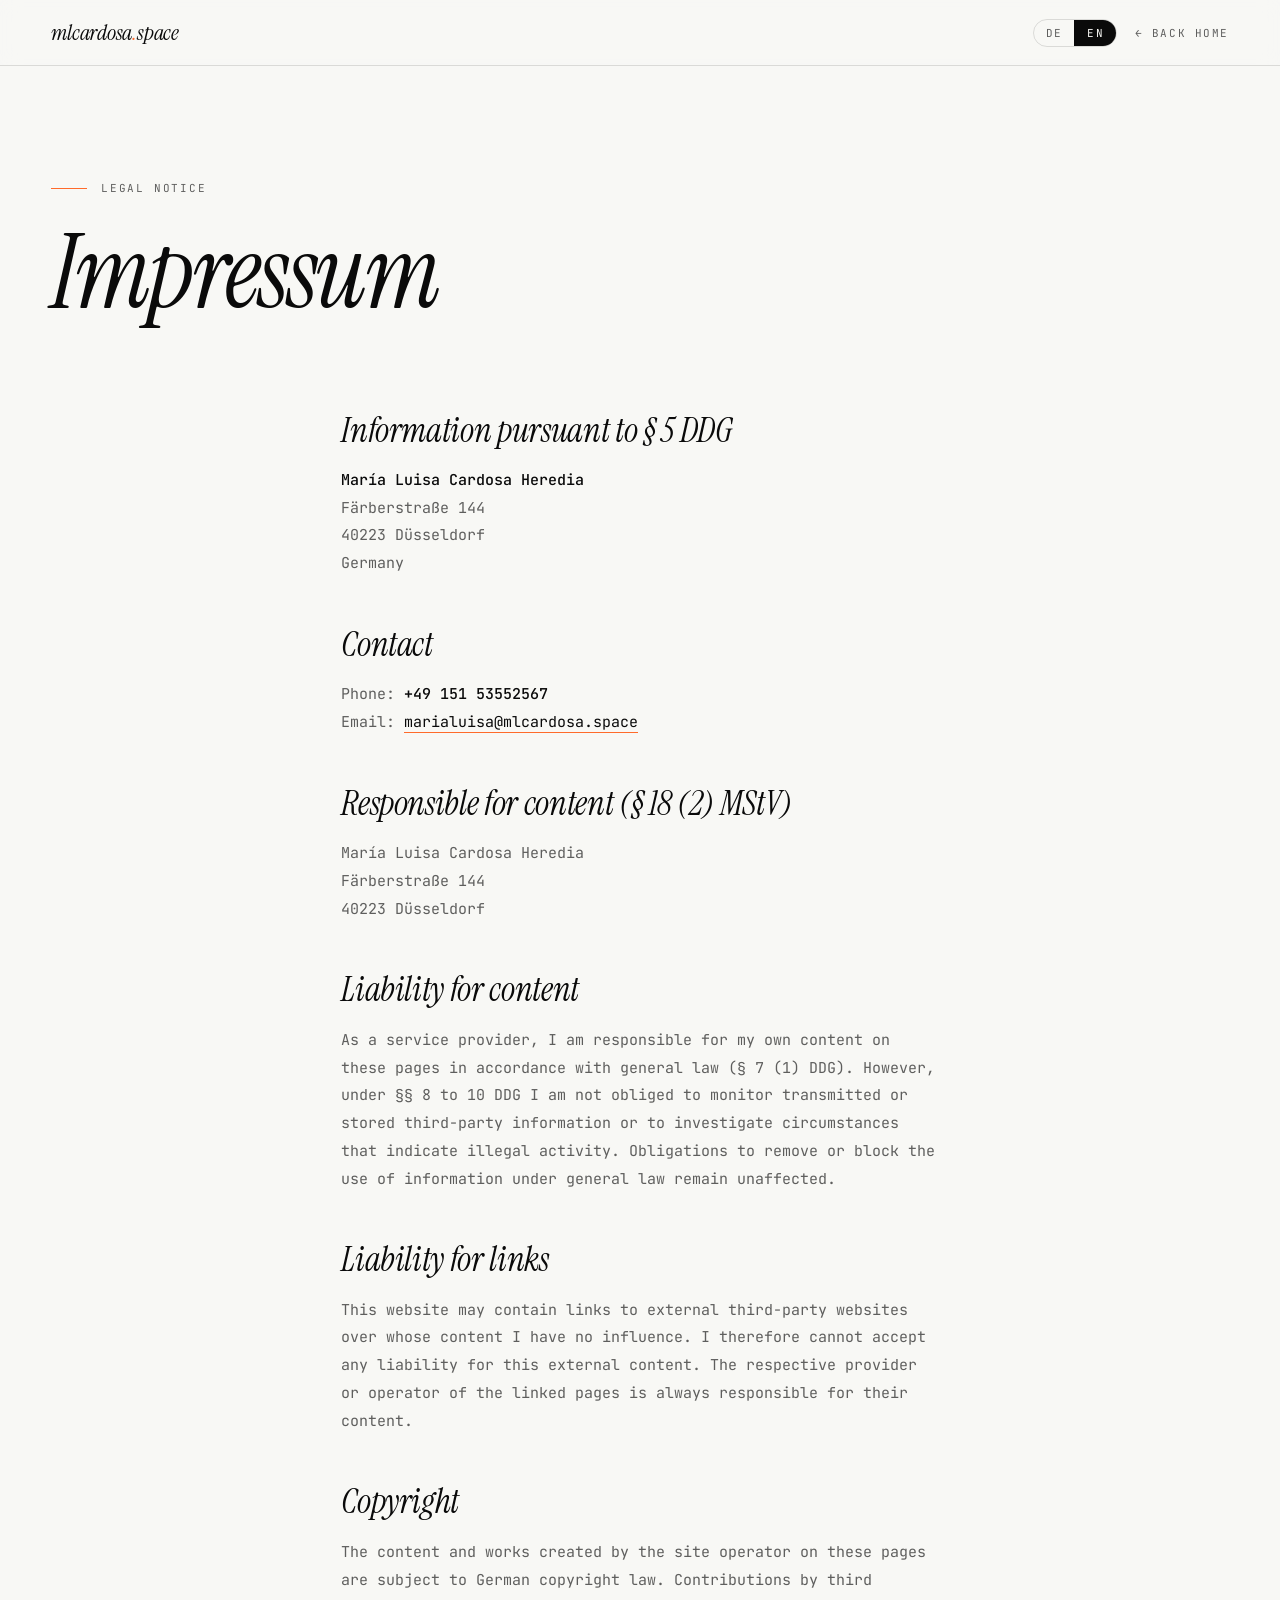
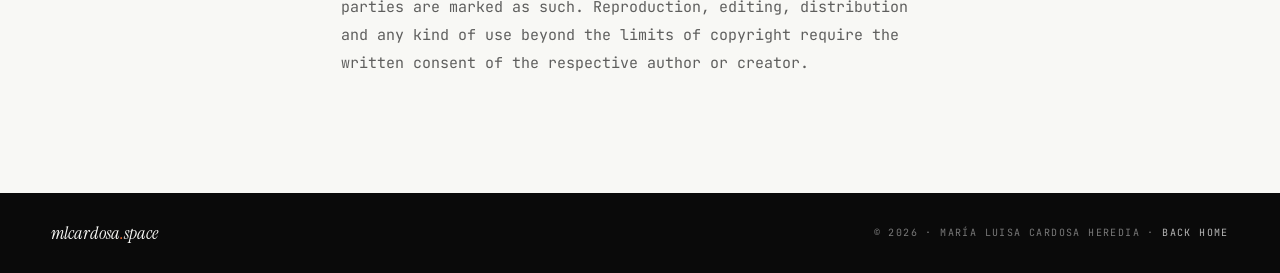
<file: impressum.html>
<!doctype html>
<html lang="de">
<head>
<meta charset="utf-8" />
<meta name="viewport" content="width=device-width, initial-scale=1" />
<title>Impressum · mlcardosa.space</title>
<link rel="preconnect" href="https://fonts.googleapis.com" />
<link rel="preconnect" href="https://fonts.gstatic.com" crossorigin />
<link href="https://fonts.googleapis.com/css2?family=Instrument+Serif:ital@0;1&family=JetBrains+Mono:wght@300;400;500&display=swap" rel="stylesheet" />
<style>
:root {
  --obsidian: #0a0a0a;
  --orange: #ff6b2b;
  --aqua: #5bc4c5;
  --cream: #f5f5f0;
  --offwhite: #f8f8f5;
  --bg: var(--offwhite);
  --fg: var(--obsidian);
  --muted: rgba(0,0,0,0.62);
  --soft: rgba(0,0,0,0.45);
  --line: rgba(0,0,0,0.12);
  --serif: "Instrument Serif", "Times New Roman", serif;
  --mono: "JetBrains Mono", ui-monospace, Menlo, monospace;
  --max: 1440px;
  --pad: clamp(20px, 4vw, 64px);
  --read: 70ch;
}
* { box-sizing: border-box; }
html, body { margin: 0; padding: 0; }
body {
  font-family: var(--mono);
  background: var(--bg);
  color: var(--fg);
  -webkit-font-smoothing: antialiased;
}
a { color: inherit; text-decoration: none; }
h1, h2, h3 { margin: 0; font-weight: 400; }
p { margin: 0; }

/* NAV */
.nav {
  position: sticky; top: 0; z-index: 50;
  display: flex; align-items: center; justify-content: space-between;
  padding: 18px var(--pad);
  backdrop-filter: blur(10px);
  background: color-mix(in oklab, var(--bg) 88%, transparent);
  border-bottom: 1px solid var(--line);
}
.nav-brand { font-family: var(--serif); font-style: italic; font-size: 22px; letter-spacing: -0.01em; }
.nav-brand .dot { color: var(--orange); }
.nav-back {
  font-family: var(--mono); text-transform: uppercase; font-size: 11px;
  letter-spacing: 0.14em; color: var(--muted);
  display: inline-flex; gap: 10px; align-items: center; transition: color 200ms;
}
.nav-back:hover { color: var(--fg); }

/* HEADER */
.head { max-width: var(--max); margin: 0 auto; padding: clamp(48px, 9vw, 120px) var(--pad) 0; }
.eyebrow {
  display: flex; align-items: center; gap: 14px;
  font-family: var(--mono); text-transform: uppercase;
  font-size: 11px; letter-spacing: 0.16em; color: var(--muted);
  margin-bottom: 28px;
}
.eyebrow .bar { width: 36px; height: 1px; background: var(--orange); }
.title {
  font-family: var(--serif); font-style: italic;
  font-size: clamp(48px, 8vw, 116px); line-height: 0.98; letter-spacing: -0.025em;
}

/* BODY */
.legal {
  max-width: var(--read); margin: clamp(48px, 7vw, 88px) auto 0;
  padding: 0 var(--pad);
}
.legal .lang-label {
  font-family: var(--mono); text-transform: uppercase;
  font-size: 11px; letter-spacing: 0.16em; color: var(--orange);
  margin: 0 0 26px; display: flex; align-items: center; gap: 12px;
}
.legal .lang-label::after { content: ""; flex: 1; height: 1px; background: var(--line); }
.legal h2 {
  font-family: var(--serif); font-style: italic;
  font-size: clamp(24px, 3vw, 34px); line-height: 1.1; letter-spacing: -0.01em;
  color: var(--fg); margin: 48px 0 18px;
}
.legal h2:first-of-type { margin-top: 0; }
.legal p, .legal address {
  font-family: var(--mono); font-style: normal; font-size: 15px; line-height: 1.85;
  color: var(--muted); margin-bottom: 18px;
}
.legal p strong, .legal address strong { color: var(--fg); font-weight: 500; }
.legal a.link { color: var(--fg); border-bottom: 1px solid var(--orange); }
.legal a.link:hover { color: var(--orange); }
.divider { height: 1px; background: var(--line); margin: clamp(56px, 8vw, 96px) 0; }

/* FOOTER */
.foot {
  margin-top: clamp(64px, 9vw, 120px);
  background: var(--obsidian); color: var(--offwhite);
  padding: 28px var(--pad);
  display: flex; justify-content: space-between; align-items: center; flex-wrap: wrap; gap: 16px;
}
.foot-brand { font-family: var(--serif); font-style: italic; font-size: 18px; }
.foot-brand .dot { color: var(--orange); }
.foot p { font-family: var(--mono); font-size: 10px; letter-spacing: 0.14em; text-transform: uppercase; color: rgba(255,255,255,.45); }
.foot a { color: rgba(255,255,255,.7); }
.foot a:hover { color: var(--orange); }

/* LANG TOGGLE */
.lang-toggle { display: inline-flex; border: 1px solid var(--line); border-radius: 999px; overflow: hidden; }
.lang-opt { background: transparent; border: 0; font-family: var(--mono); font-size: 11px; letter-spacing: 0.12em; color: var(--muted); cursor: pointer; padding: 6px 12px; transition: background 180ms, color 180ms; }
.lang-opt + .lang-opt { border-left: 1px solid var(--line); }
.lang-opt:hover { color: var(--fg); }
.lang-opt[data-active="true"] { background: var(--fg); color: var(--bg); }
.nav-right { display: flex; align-items: center; gap: 18px; }
/* Only the active language is shown */
[data-lang] { display: none; }
[data-lang].is-active { display: revert; }
</style>
</head>
<body>

<template id="__bundler_thumbnail" data-bg-color="#f8f8f5">
  <svg viewBox="0 0 1200 800" xmlns="http://www.w3.org/2000/svg">
    <rect width="1200" height="800" fill="#f8f8f5"/>
    <text x="600" y="400" font-family="Georgia, serif" font-size="120" font-style="italic" fill="#1a1a1a" text-anchor="middle" dominant-baseline="middle">Impressum</text>
  </svg>
</template>

<nav class="nav">
  <a class="nav-brand" href="index.html">mlcardosa<span class="dot">.</span>space</a>
  <div class="nav-right">
    <div class="lang-toggle" role="group" aria-label="Language">
      <button class="lang-opt" type="button" data-set-lang="de">DE</button>
      <button class="lang-opt" type="button" data-set-lang="en">EN</button>
    </div>
    <a class="nav-back" href="index.html"><span data-lang="de" class="is-active">← Zur Startseite</span><span data-lang="en">← Back home</span></a>
  </div>
</nav>

<header class="head">
  <div class="eyebrow"><span class="bar"></span> <span data-lang="de" class="is-active">Rechtliches</span><span data-lang="en">Legal notice</span></div>
  <h1 class="title">Impressum</h1>
</header>

<main class="legal">

  <!-- ===================== DEUTSCH ===================== -->
  <section data-lang="de">

  <h2>Angaben gemäß § 5 DDG</h2>
  <address>
    <strong>María Luisa Cardosa Heredia</strong><br />
    Färberstraße 144<br />
    40223 Düsseldorf<br />
    Deutschland
  </address>

  <h2>Kontakt</h2>
  <p>
    Telefon: <strong>+49 151 53552567</strong><br />
    E-Mail: <a class="link" href="mailto:marialuisa@mlcardosa.space">marialuisa@mlcardosa.space</a>
  </p>

  <h2>Verantwortlich für den Inhalt nach § 18 Abs. 2 MStV</h2>
  <address>
    María Luisa Cardosa Heredia<br />
    Färberstraße 144<br />
    40223 Düsseldorf
  </address>

  <h2>Haftung für Inhalte</h2>
  <p>
    Als Diensteanbieterin bin ich gemäß § 7 Abs. 1 DDG für eigene Inhalte auf diesen Seiten
    nach den allgemeinen Gesetzen verantwortlich. Nach §§ 8 bis 10 DDG bin ich als
    Diensteanbieterin jedoch nicht verpflichtet, übermittelte oder gespeicherte fremde
    Informationen zu überwachen oder nach Umständen zu forschen, die auf eine rechtswidrige
    Tätigkeit hinweisen. Verpflichtungen zur Entfernung oder Sperrung der Nutzung von
    Informationen nach den allgemeinen Gesetzen bleiben hiervon unberührt.
  </p>

  <h2>Haftung für Links</h2>
  <p>
    Mein Angebot enthält ggf. Links zu externen Websites Dritter, auf deren Inhalte ich keinen
    Einfluss habe. Deshalb kann ich für diese fremden Inhalte auch keine Gewähr übernehmen.
    Für die Inhalte der verlinkten Seiten ist stets der jeweilige Anbieter oder Betreiber der
    Seiten verantwortlich.
  </p>

  <h2>Urheberrecht</h2>
  <p>
    Die durch die Seitenbetreiberin erstellten Inhalte und Werke auf diesen Seiten unterliegen
    dem deutschen Urheberrecht. Beiträge Dritter sind als solche gekennzeichnet. Die
    Vervielfältigung, Bearbeitung, Verbreitung und jede Art der Verwertung außerhalb der
    Grenzen des Urheberrechtes bedürfen der schriftlichen Zustimmung der jeweiligen Autorin
    bzw. Erstellerin.
  </p>

  </section>

  <!-- ===================== ENGLISH ===================== -->
  <section data-lang="en">

  <h2>Information pursuant to § 5 DDG</h2>
  <address>
    <strong>María Luisa Cardosa Heredia</strong><br />
    Färberstraße 144<br />
    40223 Düsseldorf<br />
    Germany
  </address>

  <h2>Contact</h2>
  <p>
    Phone: <strong>+49 151 53552567</strong><br />
    Email: <a class="link" href="mailto:marialuisa@mlcardosa.space">marialuisa@mlcardosa.space</a>
  </p>

  <h2>Responsible for content (§ 18 (2) MStV)</h2>
  <address>
    María Luisa Cardosa Heredia<br />
    Färberstraße 144<br />
    40223 Düsseldorf
  </address>

  <h2>Liability for content</h2>
  <p>
    As a service provider, I am responsible for my own content on these pages in accordance with
    general law (§ 7 (1) DDG). However, under §§ 8 to 10 DDG I am not obliged to monitor
    transmitted or stored third-party information or to investigate circumstances that indicate
    illegal activity. Obligations to remove or block the use of information under general law
    remain unaffected.
  </p>

  <h2>Liability for links</h2>
  <p>
    This website may contain links to external third-party websites over whose content I have no
    influence. I therefore cannot accept any liability for this external content. The respective
    provider or operator of the linked pages is always responsible for their content.
  </p>

  <h2>Copyright</h2>
  <p>
    The content and works created by the site operator on these pages are subject to German
    copyright law. Contributions by third parties are marked as such. Reproduction, editing,
    distribution and any kind of use beyond the limits of copyright require the written consent
    of the respective author or creator.
  </p>

  </section>

</main>

<footer class="foot">
  <div class="foot-brand">mlcardosa<span class="dot">.</span>space</div>
  <p>© 2026 · María Luisa Cardosa Heredia · <a href="index.html"><span data-lang="de" class="is-active">Zur Startseite</span><span data-lang="en">Back home</span></a></p>
</footer>

<script>
(function () {
  var KEY = "mlc-lang";
  var SUPPORTED = ["de", "en"];
  function getLang() {
    try {
      var s = localStorage.getItem(KEY);
      if (s && SUPPORTED.indexOf(s) !== -1) return s;
    } catch (e) {}
    var nav = (navigator.language || "de").slice(0, 2).toLowerCase();
    return nav === "en" ? "en" : "de";
  }
  function apply(lang) {
    document.documentElement.setAttribute("lang", lang);
    document.querySelectorAll("[data-lang]").forEach(function (el) {
      el.classList.toggle("is-active", el.getAttribute("data-lang") === lang);
    });
    document.querySelectorAll("[data-set-lang]").forEach(function (b) {
      b.setAttribute("data-active", String(b.getAttribute("data-set-lang") === lang));
    });
  }
  function setLang(lang) {
    if (SUPPORTED.indexOf(lang) === -1) return;
    try { localStorage.setItem(KEY, lang); } catch (e) {}
    apply(lang);
  }
  document.querySelectorAll("[data-set-lang]").forEach(function (b) {
    b.addEventListener("click", function () { setLang(b.getAttribute("data-set-lang")); });
  });
  // Stay in sync if language is changed in another tab.
  window.addEventListener("storage", function (e) { if (e.key === KEY) apply(getLang()); });
  apply(getLang());
})();
</script>

</body>
</html>
</file>
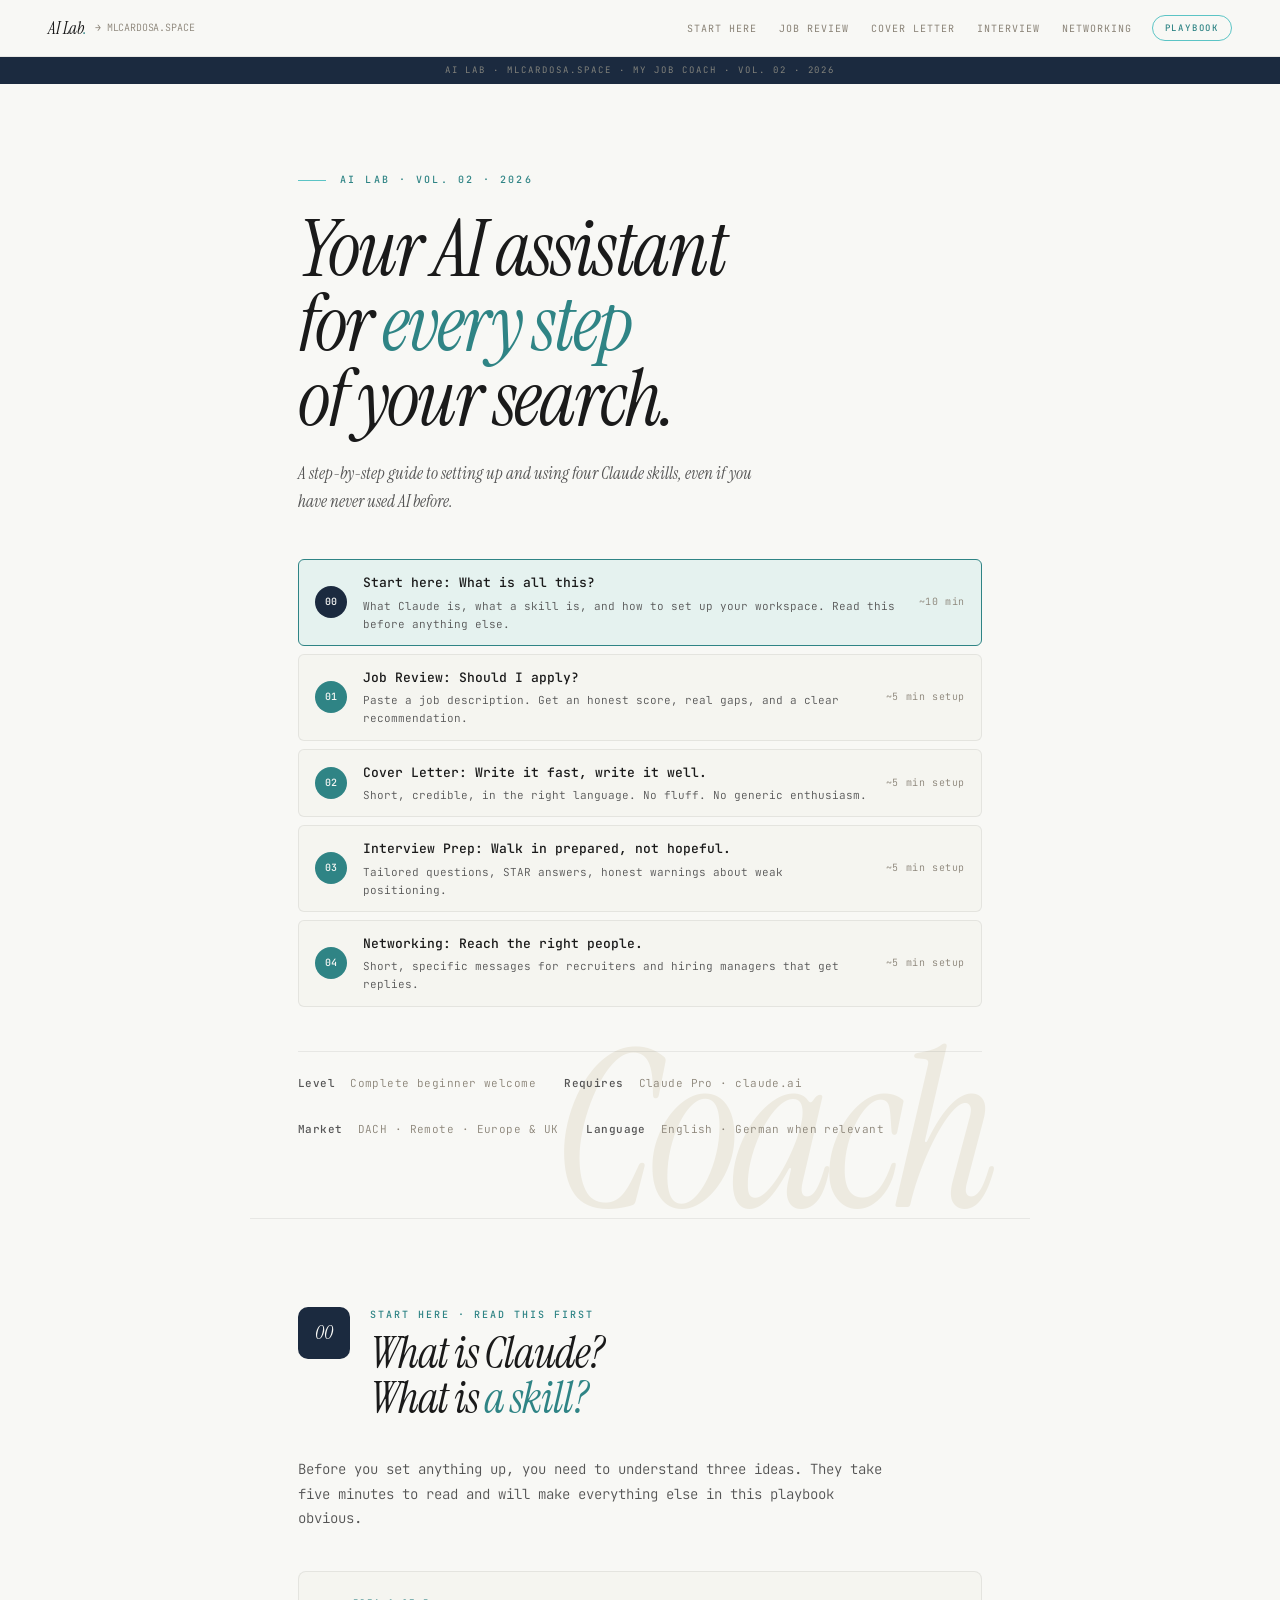
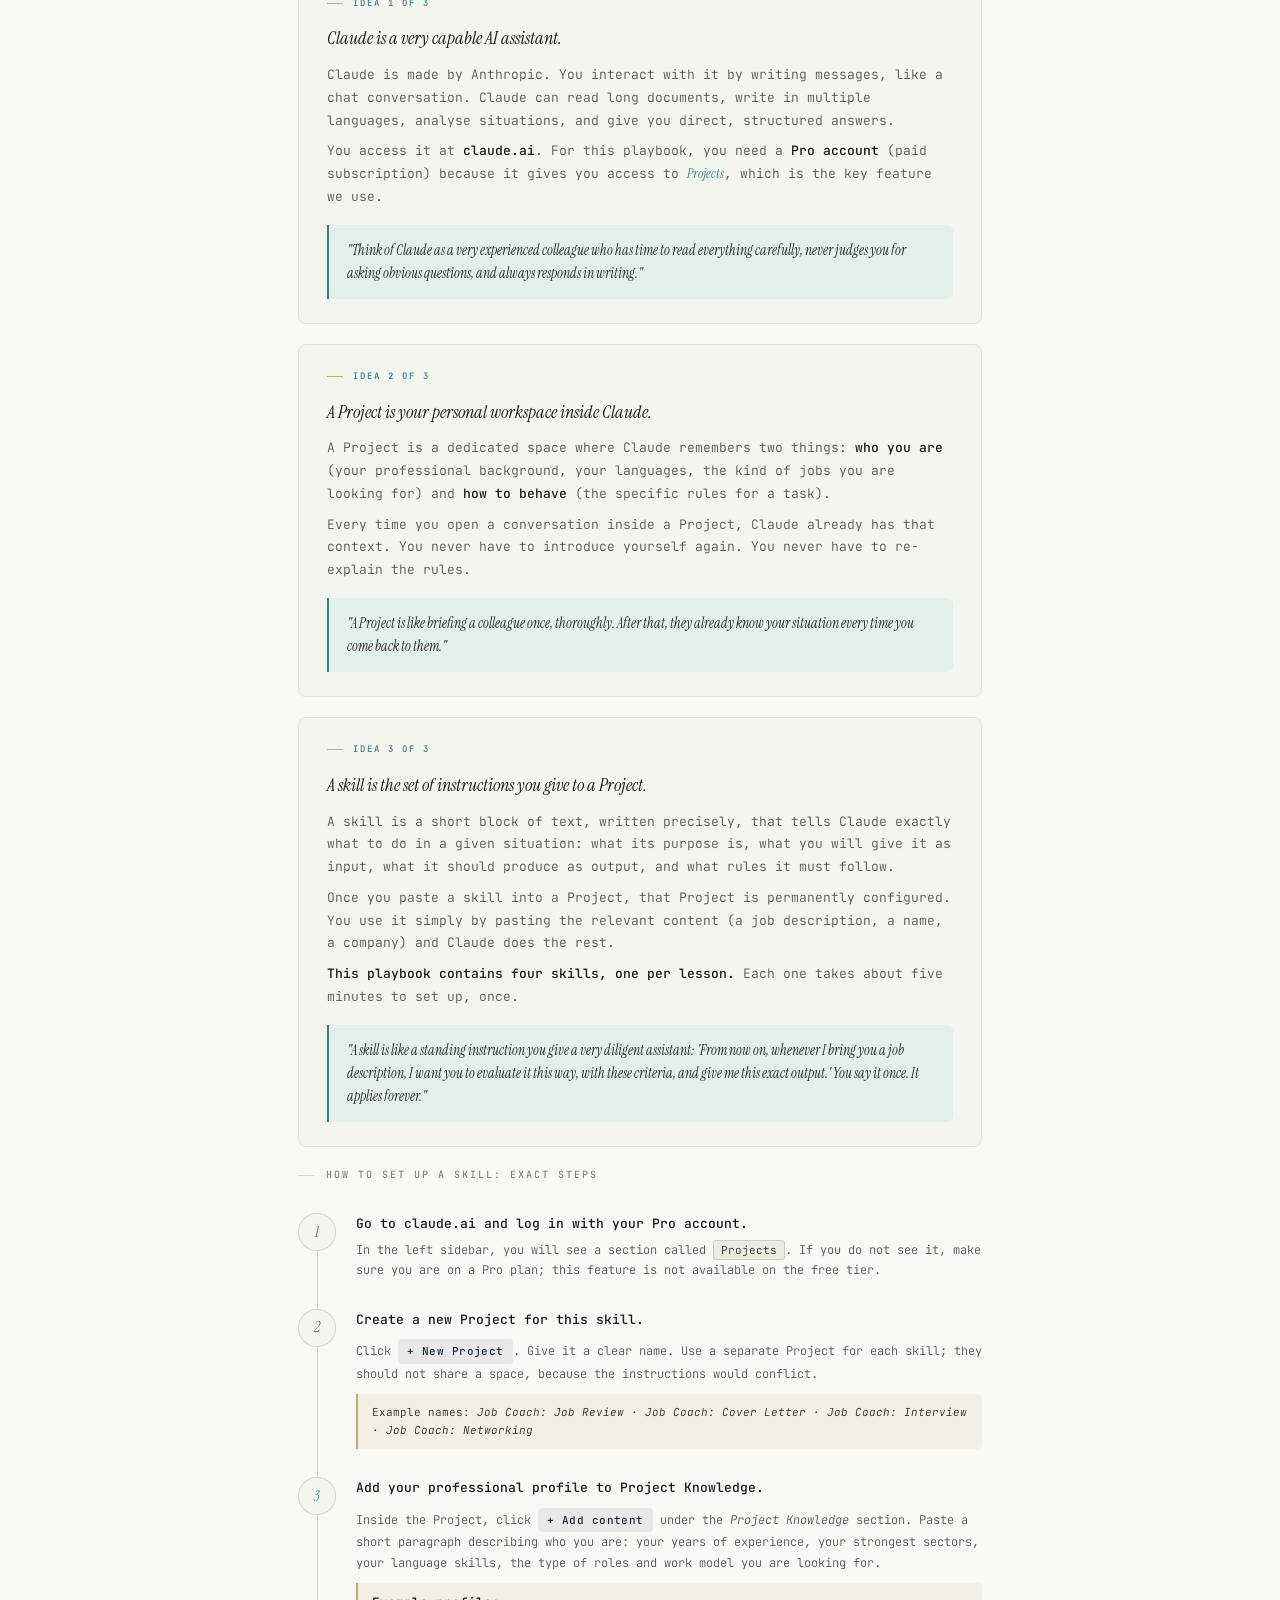
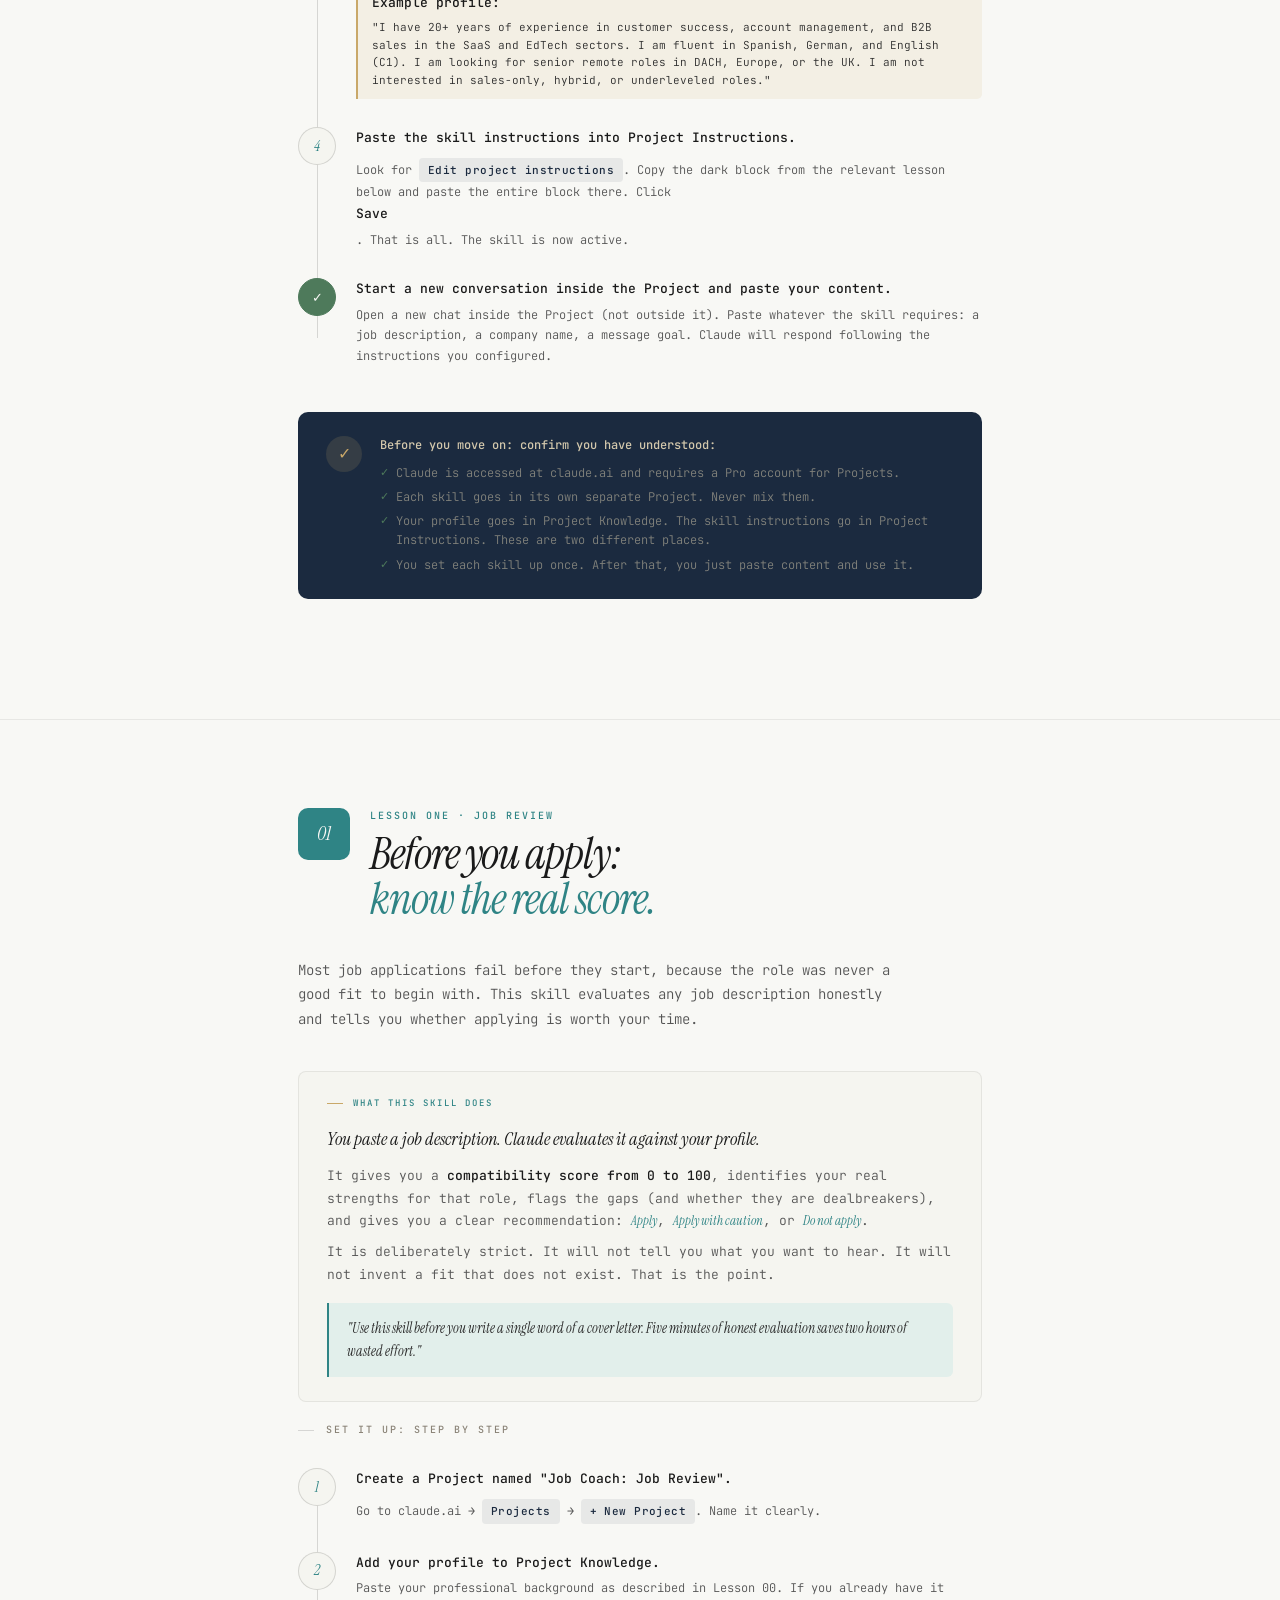
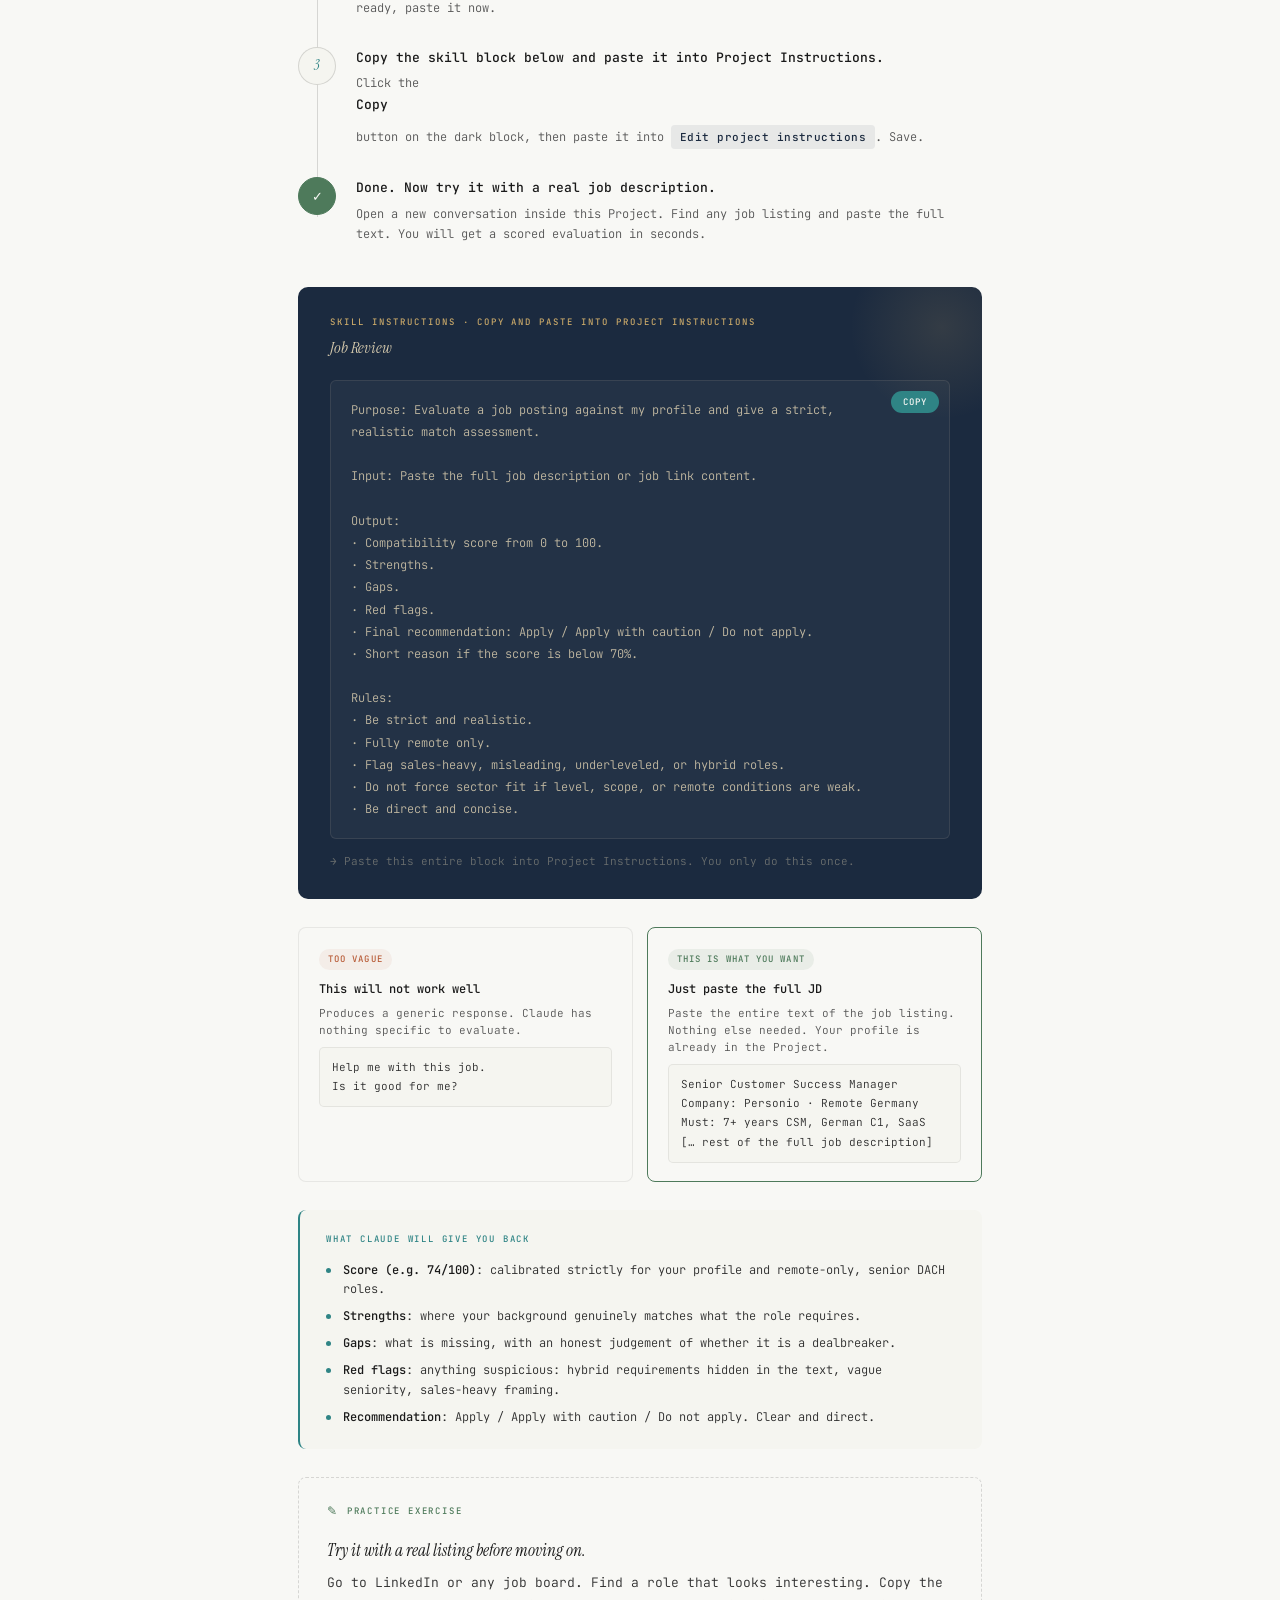
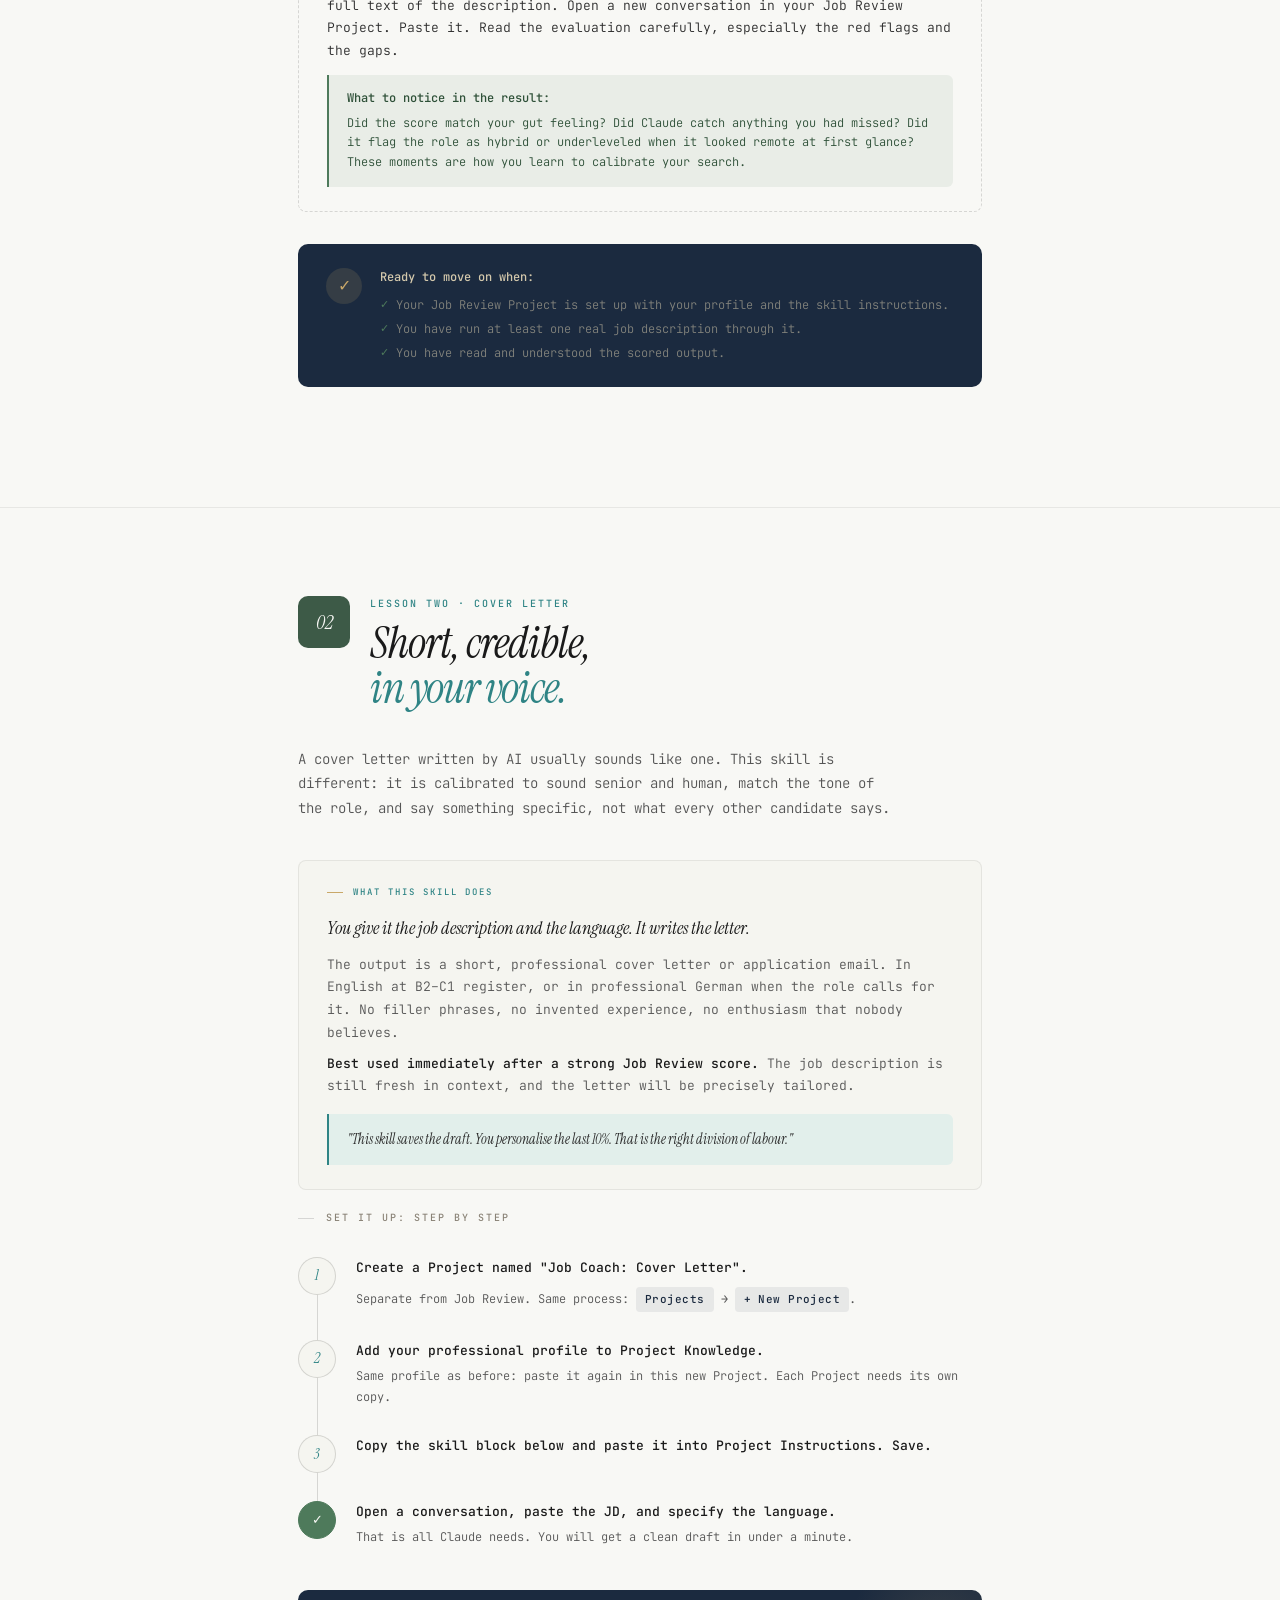
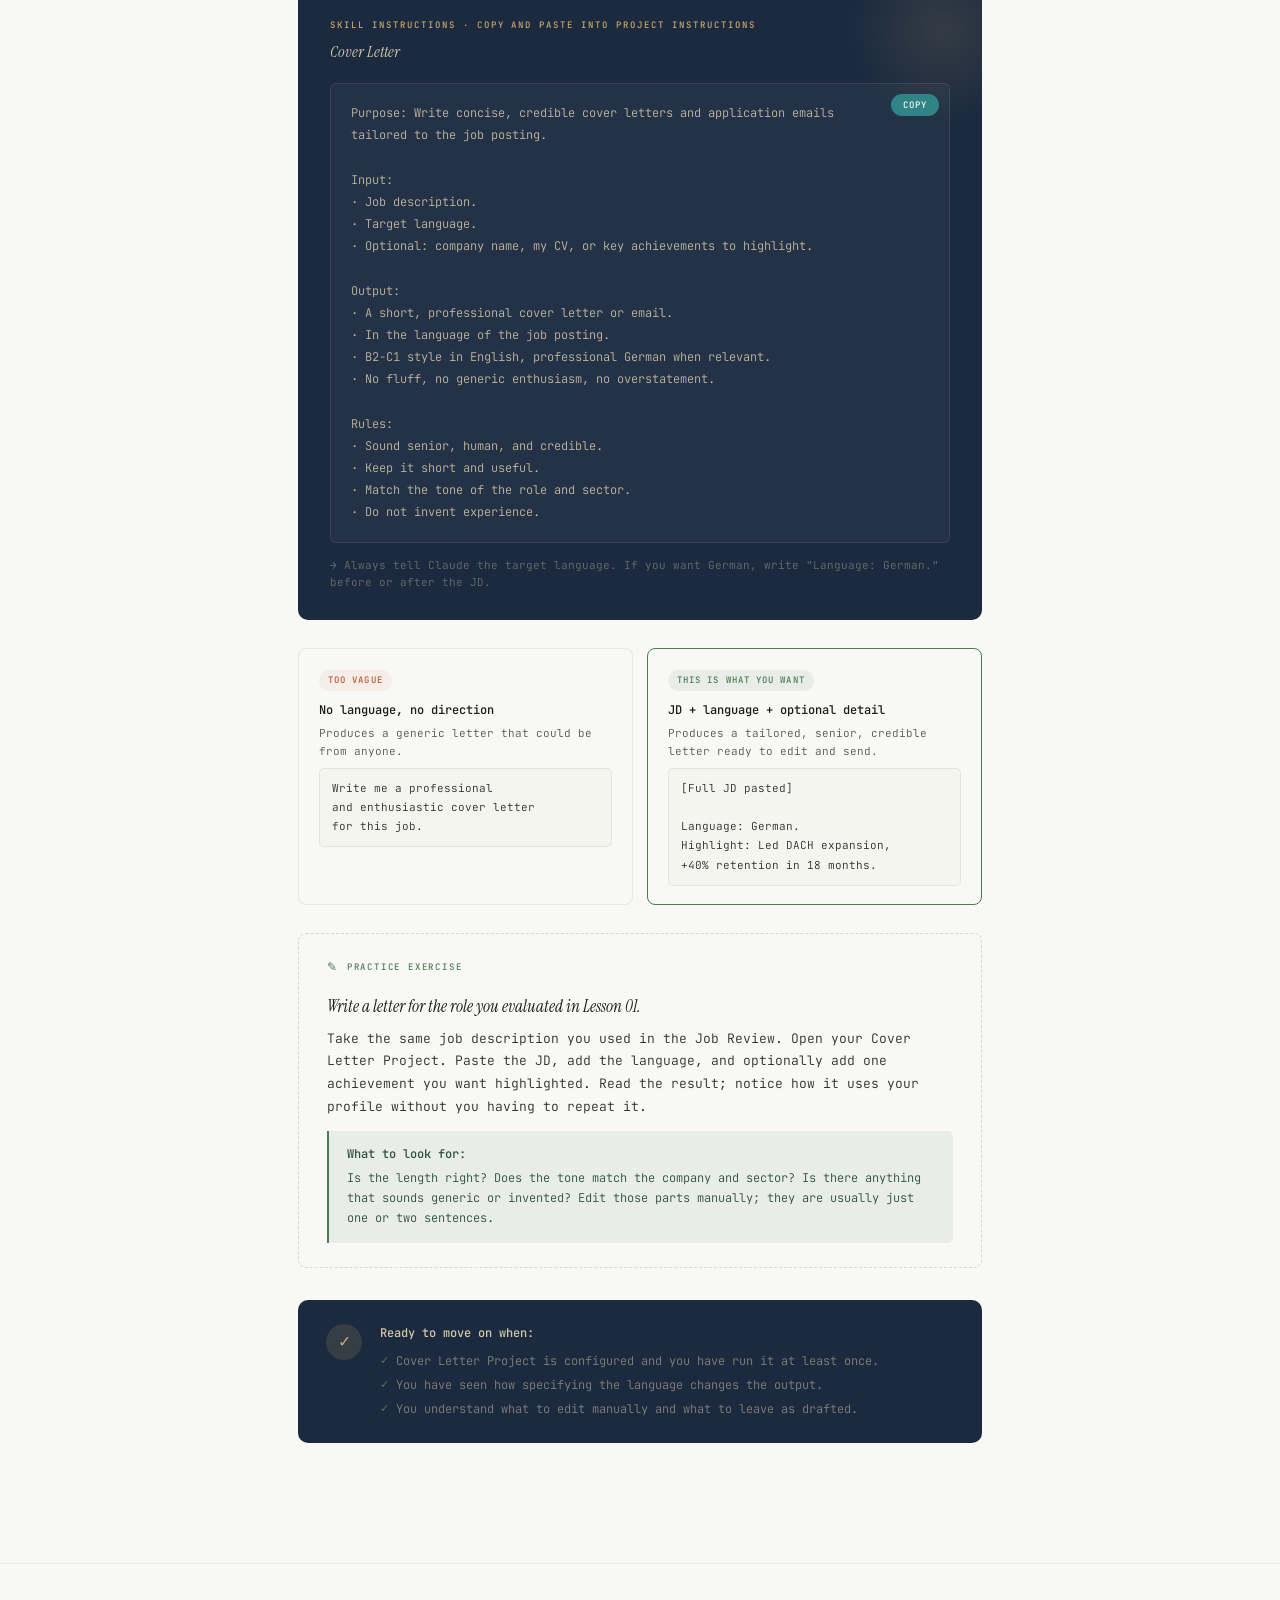
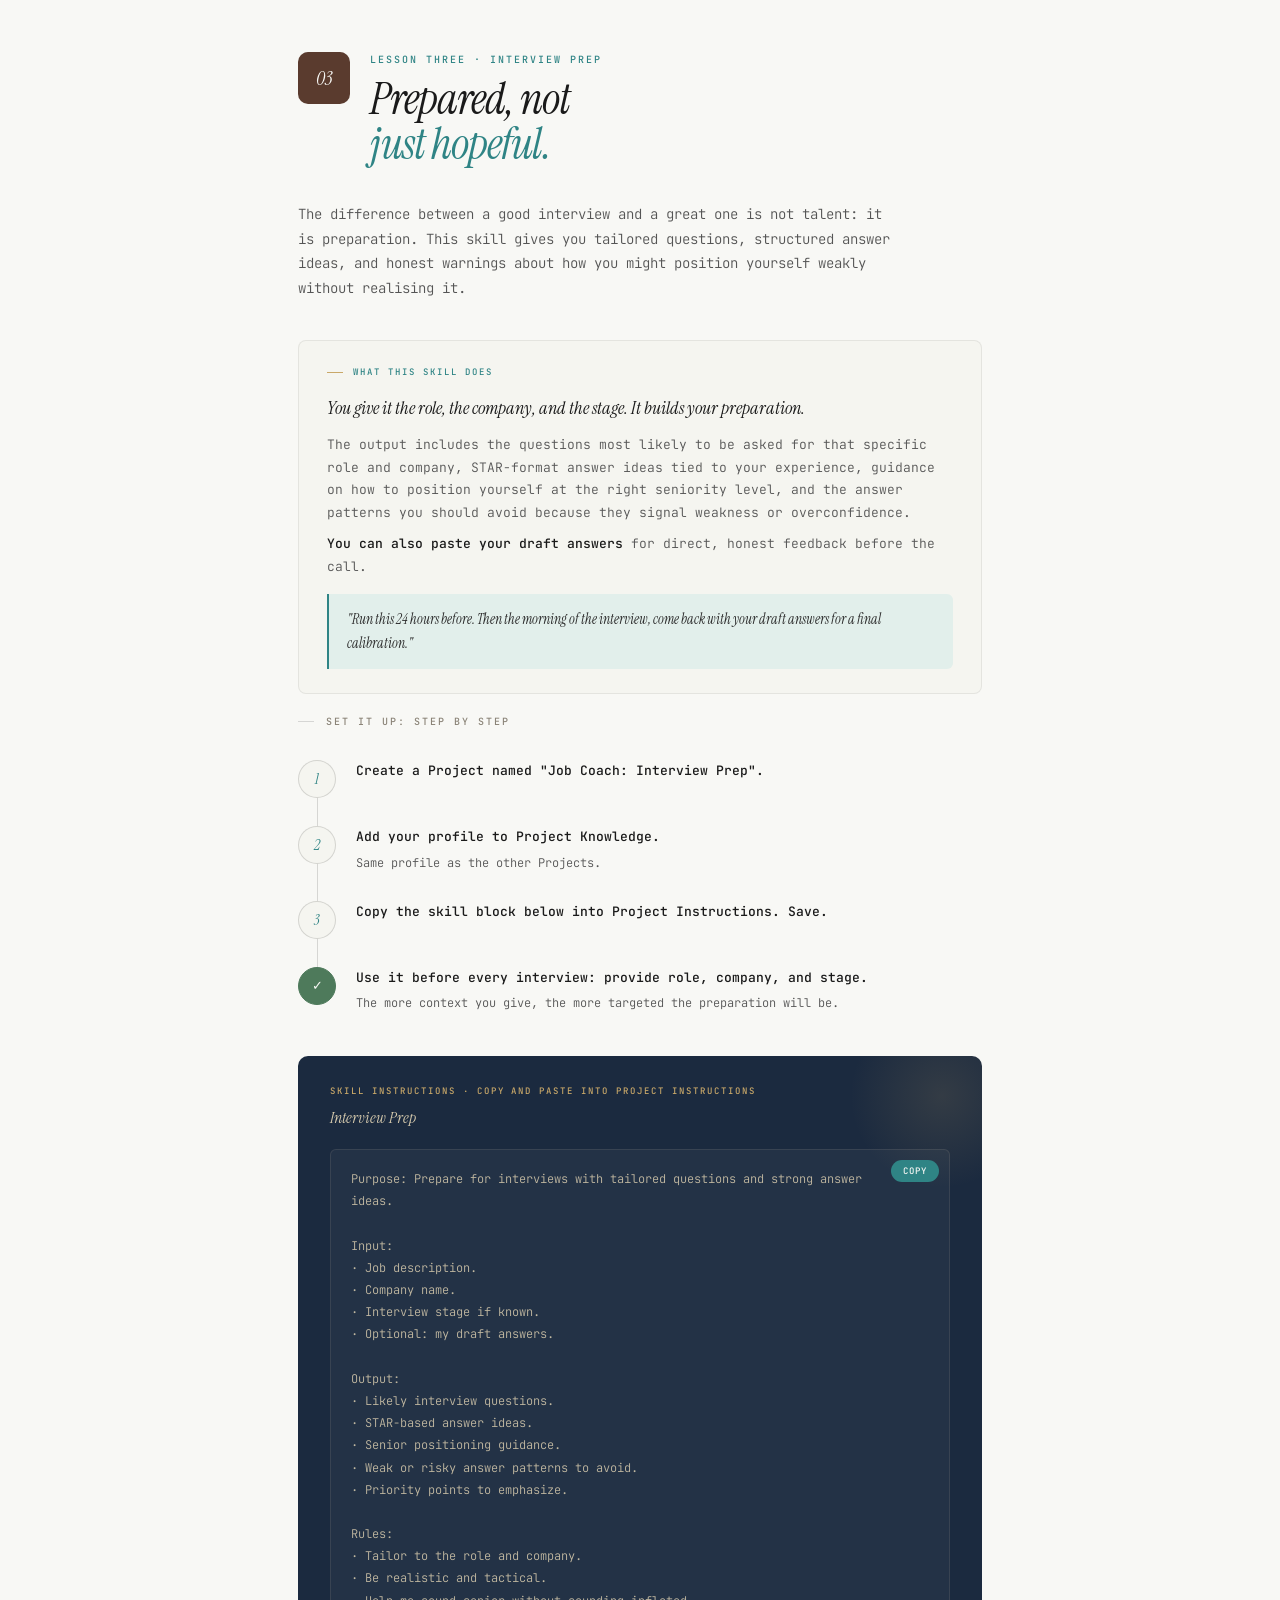
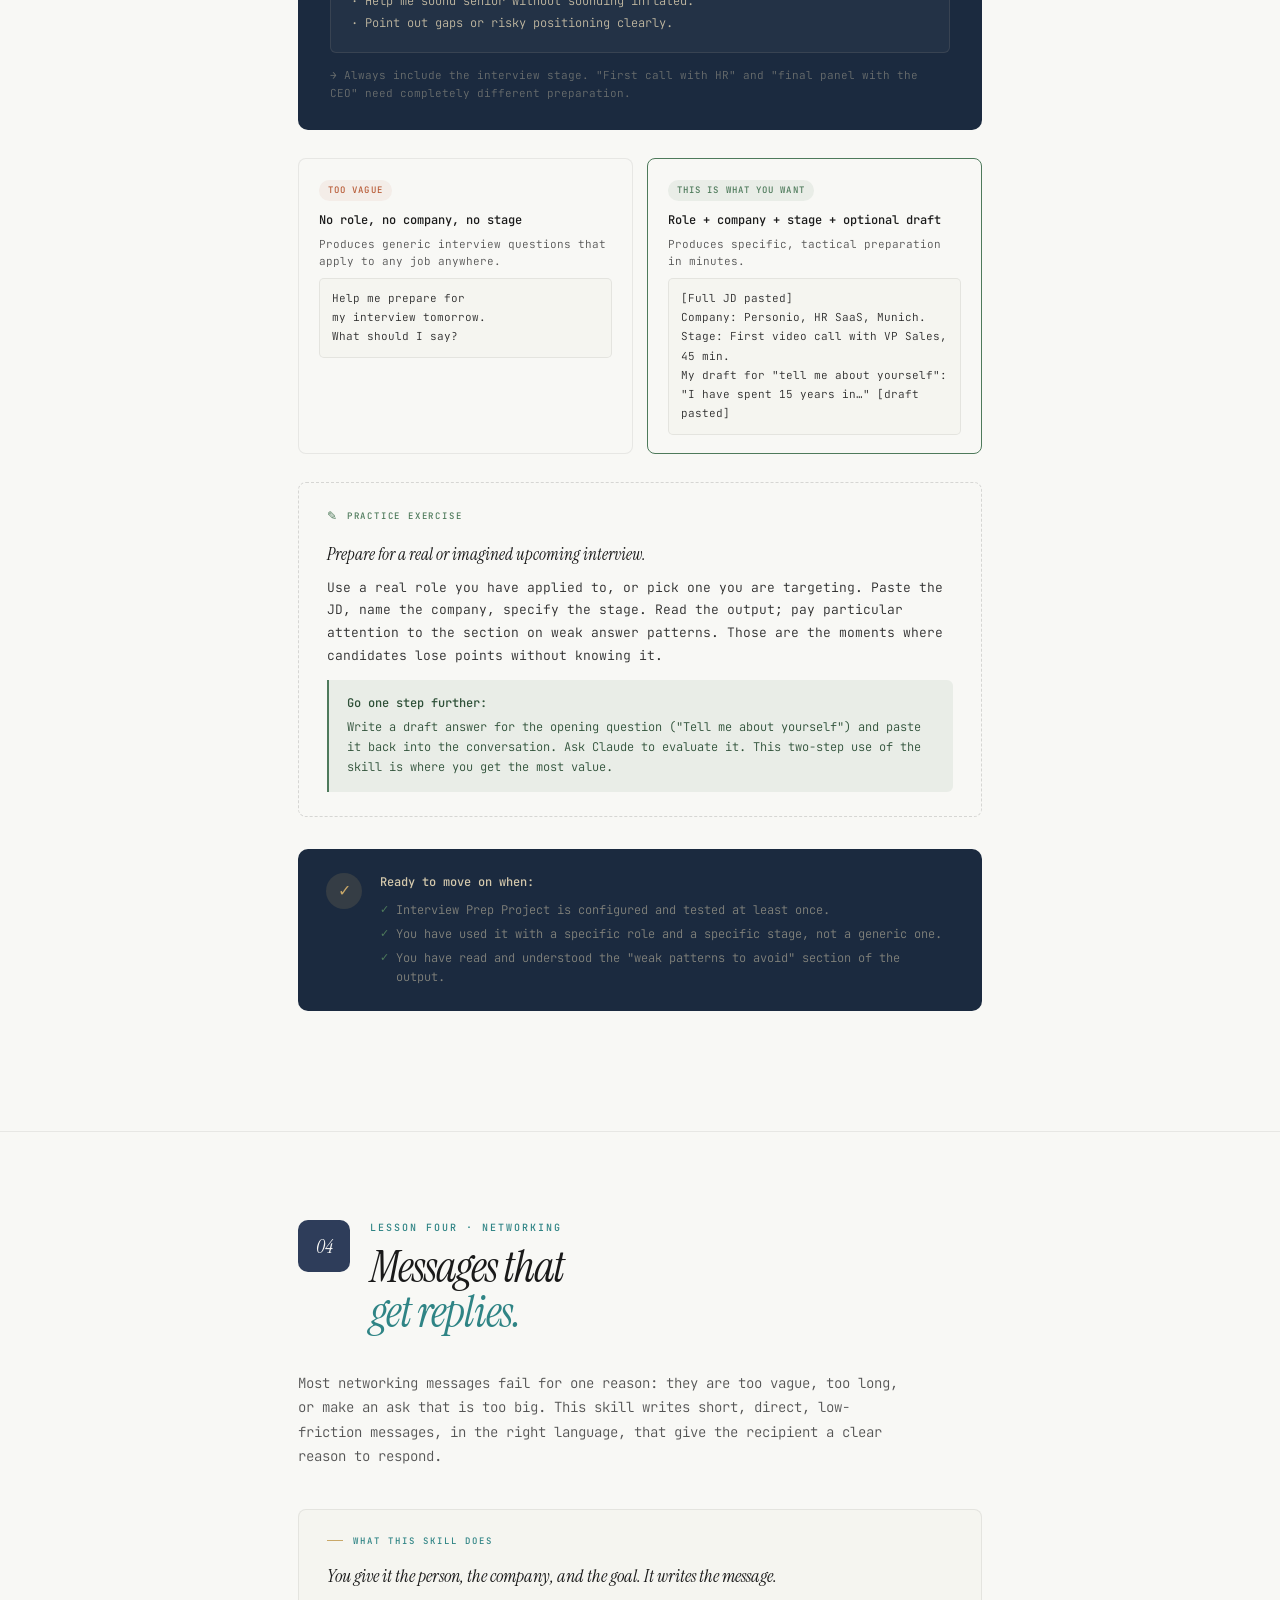
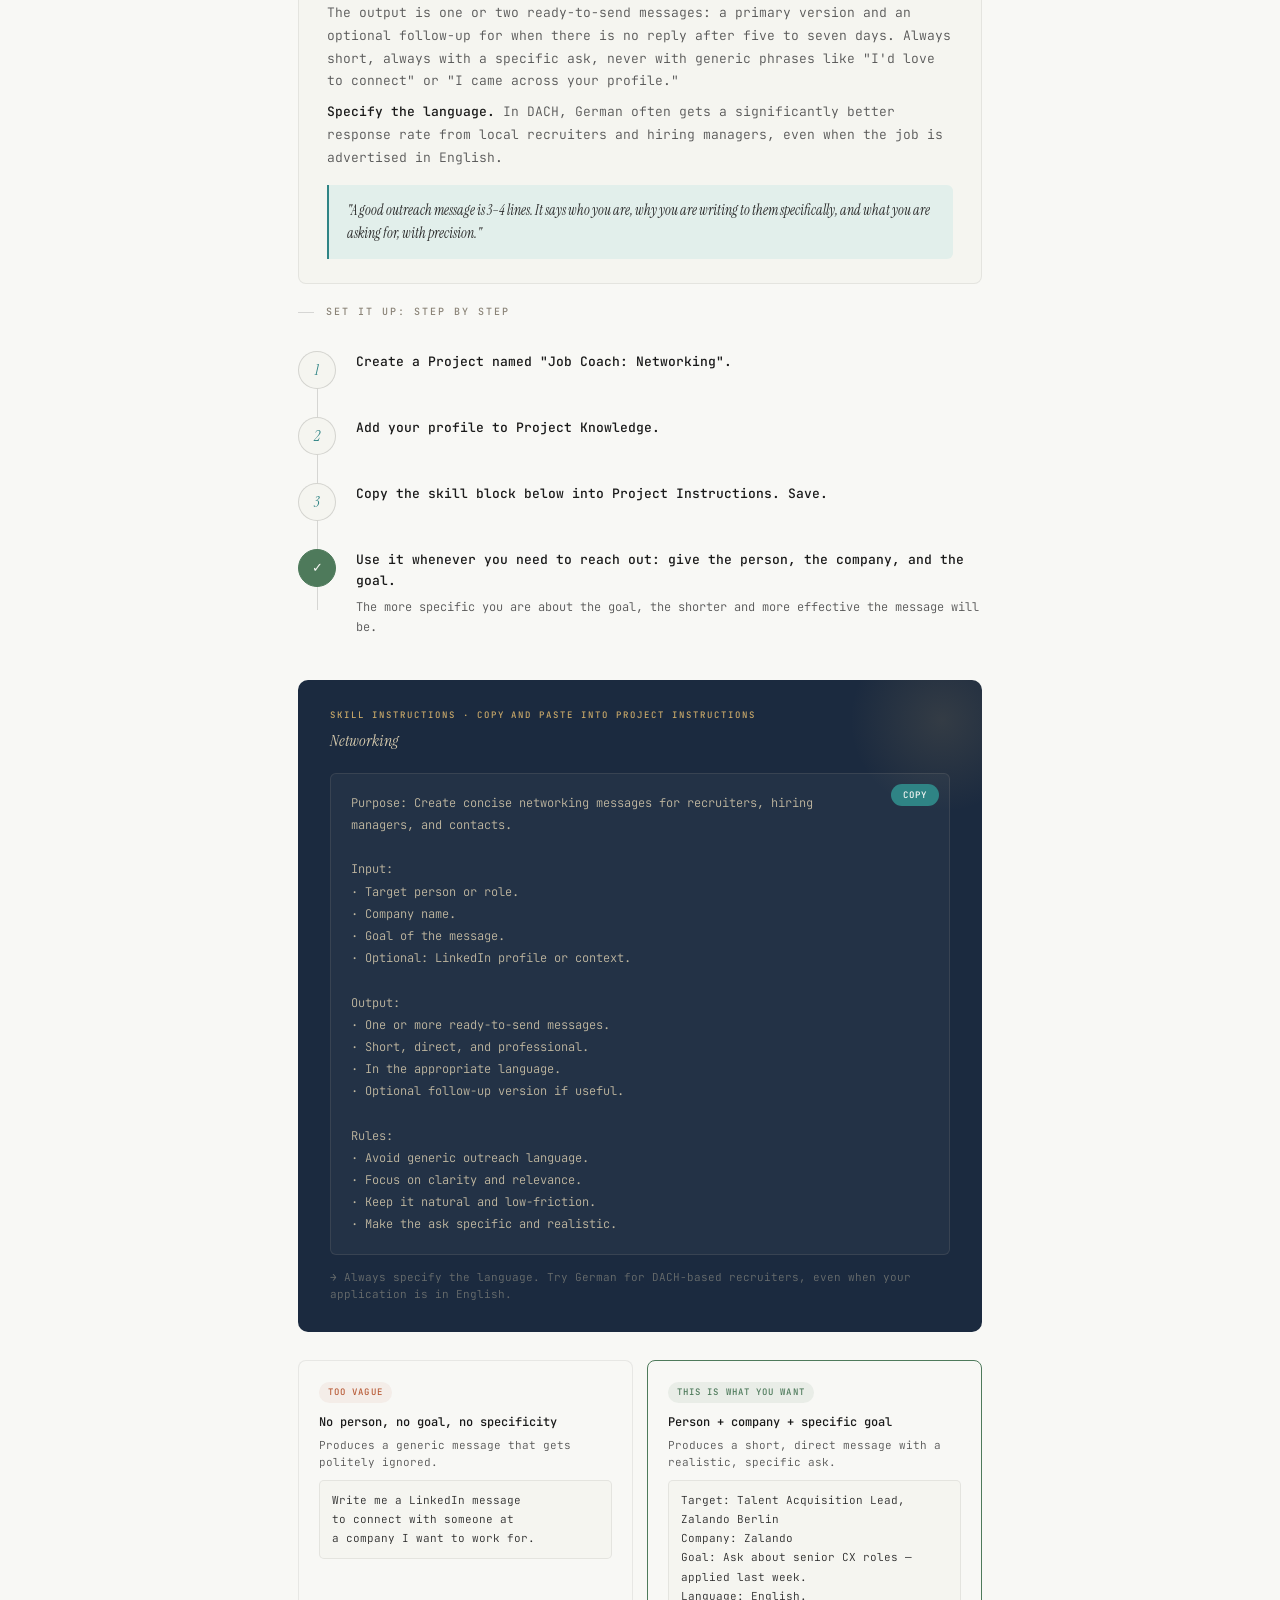
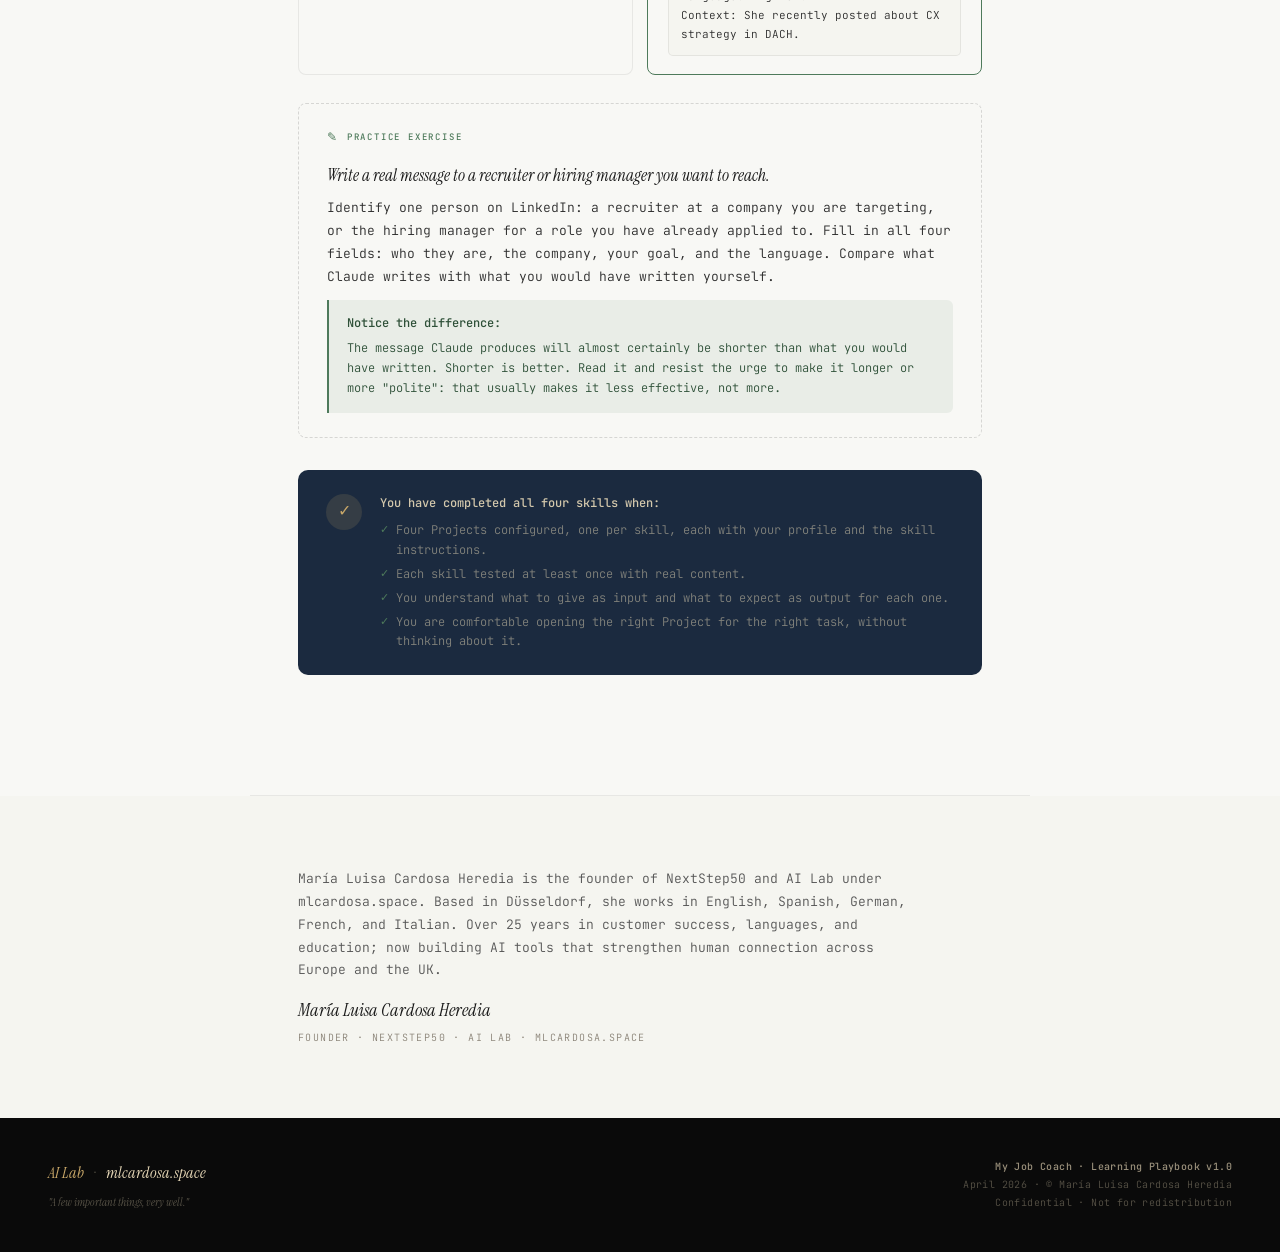
<file: My Job Coach Playbook.html>
<!DOCTYPE html>
<html lang="en">
<head>
<meta charset="UTF-8">
<meta name="viewport" content="width=device-width,initial-scale=1">
<title>My Job Coach · Learning Playbook · mlcardosa.space · AI Lab</title>
<link rel="preconnect" href="https://fonts.googleapis.com">
<link rel="preconnect" href="https://fonts.gstatic.com" crossorigin>
<link href="https://fonts.googleapis.com/css2?family=Instrument+Serif:ital@0;1&family=JetBrains+Mono:wght@300;400;500&display=swap" rel="stylesheet">
<style>
:root {
  /* Base palette — mlcardosa.space */
  --offwhite: #F8F8F5;
  --cream:    #F5F5F0;
  --cream2:   #EDEAE0;
  --cream3:   #E5E1D5;
  --ink:      #1A1A1A;
  --ink2:     #2C2C2C;
  --ink3:     #555555;
  --ink4:     #8A8377;
  --bdr:      rgba(26,26,26,.08);
  --bdr2:     rgba(26,26,26,.15);
  --night:    #1B2A3F;
  --night3:   #0F1A2A;
  --moon:     #E8D9B8;
  --gold:     #C9A869;
  --gold-soft:rgba(201,168,105,.12);
  --obsidian: #0A0A0A;
  --lime:     #C9FF6B;
  --orange:   #FF6B2B;
  /* AI Lab Playbook accent */
  --accent:      #5bc4c5;
  --accent-dk:   #2f8485;
  --accent-soft: rgba(91,196,197,.12);
  --sage:        #4E7A5B;
  --sage-soft:   rgba(78,122,91,.09);
  --warn:        #B85C38;
  --warn-soft:   rgba(184,92,56,.07);
  /* Type */
  --serif: "Instrument Serif", Georgia, serif;
  --mono:  "JetBrains Mono", ui-monospace, Menlo, monospace;
}

* { box-sizing: border-box; margin: 0; padding: 0; }
html { scroll-behavior: smooth; }
body {
  font-family: var(--mono);
  font-weight: 300;
  font-size: 14px;
  background: var(--offwhite);
  color: var(--ink);
  line-height: 1.65;
  -webkit-font-smoothing: antialiased;
}
a { color: inherit; text-decoration: none; }
::selection { background: var(--gold); color: var(--night3); }

/* ── TOPBAR ─────────────────────────────────────── */
.topbar {
  position: sticky; top: 0; z-index: 100;
  background: rgba(248,248,245,.93);
  backdrop-filter: blur(14px);
  border-bottom: 1px solid var(--bdr);
  padding: 14px 48px;
  display: flex; align-items: center; justify-content: space-between;
}
.brand-mark {
  display: flex; align-items: center; gap: 0;
  font-family: var(--serif); font-style: italic; font-size: 15px;
  color: var(--ink); letter-spacing: -.01em; white-space: nowrap;
}
.brand-mark .dot { color: var(--accent-dk); font-style: normal; }
.brand-mark em { font-style: italic; color: var(--ink); }
.brand-mark .sep { font-family: var(--mono); font-style: normal; font-size: 10px; color: var(--ink4); margin: 0 8px; }
.topbar-right { display: flex; align-items: center; gap: 20px; }
.topbar-badge {
  font-family: var(--mono); font-size: 9px; font-weight: 500;
  letter-spacing: .2em; text-transform: uppercase;
  color: var(--accent-dk); border: 1px solid var(--accent);
  padding: 5px 12px; border-radius: 999px;
}
.topbar-nav { display: flex; gap: 22px; list-style: none; }
.topbar-nav a {
  font-family: var(--mono); font-size: 10px; font-weight: 400;
  letter-spacing: .1em; text-transform: uppercase;
  color: var(--ink4); transition: color .2s;
}
.topbar-nav a:hover { color: var(--accent-dk); }

/* ── RIBBON ─────────────────────────────────────── */
.ribbon {
  background: var(--night);
  color: rgba(232,217,184,.5);
  padding: 6px 48px;
  font-family: var(--mono); font-size: 9px; font-weight: 400;
  letter-spacing: .22em; text-transform: uppercase; text-align: center;
}

/* ── WRAP ───────────────────────────────────────── */
.wrap { max-width: 780px; margin: 0 auto; padding: 0 48px; }

/* ── COVER ──────────────────────────────────────── */
.cover {
  min-height: 92vh; padding: 88px 48px 80px;
  max-width: 780px; margin: 0 auto;
  display: flex; flex-direction: column; justify-content: center;
  position: relative; overflow: hidden;
}
.cover-ghost {
  position: absolute; right: 40px; bottom: -24px;
  font-family: var(--serif); font-style: italic;
  font-size: 220px; line-height: 1;
  color: var(--cream2); pointer-events: none; user-select: none;
  letter-spacing: -.04em;
}
.cover-eyebrow {
  font-family: var(--mono); font-size: 10px; font-weight: 500;
  letter-spacing: .24em; text-transform: uppercase;
  color: var(--accent-dk); margin-bottom: 24px;
  display: flex; align-items: center; gap: 14px;
}
.cover-eyebrow::before { content: ''; width: 28px; height: 1px; background: var(--accent); }
.cover h1 {
  font-family: var(--serif); font-style: italic;
  font-size: clamp(44px, 7vw, 78px);
  line-height: .96; letter-spacing: -.028em; font-weight: 400;
  color: var(--ink); margin-bottom: 22px; position: relative; z-index: 1;
}
.cover h1 em { color: var(--accent-dk); }
.cover-sub {
  font-family: var(--serif); font-style: italic;
  font-size: 17px; color: var(--ink3); line-height: 1.65;
  max-width: 480px; margin-bottom: 44px; position: relative; z-index: 1;
}

/* Lesson map */
.lesson-map { display: flex; flex-direction: column; gap: 8px; margin-bottom: 44px; position: relative; z-index: 1; }
.lesson-row {
  display: flex; align-items: center; gap: 16px;
  padding: 12px 16px; background: var(--cream);
  border-radius: 6px; border: 1px solid var(--bdr);
}
.lesson-row.is-intro { border-color: var(--accent-dk); background: var(--accent-soft); }
.l-num {
  min-width: 32px; height: 32px; border-radius: 50%;
  background: var(--accent-dk); color: var(--offwhite);
  font-family: var(--mono); font-size: 10px; font-weight: 500;
  display: flex; align-items: center; justify-content: center; flex-shrink: 0;
}
.lesson-row.is-intro .l-num { background: var(--night); }
.l-title { font-family: var(--mono); font-size: 13px; font-weight: 500; color: var(--ink); }
.l-desc { font-family: var(--mono); font-size: 11px; color: var(--ink3); margin-top: 3px; font-weight: 300; }
.l-time { margin-left: auto; font-family: var(--mono); font-size: 10px; color: var(--ink4); white-space: nowrap; letter-spacing: .06em; }

.cover-meta {
  display: flex; gap: 28px; flex-wrap: wrap;
  font-family: var(--mono); font-size: 11px; color: var(--ink4);
  border-top: 1px solid var(--bdr); padding-top: 22px;
  position: relative; z-index: 1; letter-spacing: .04em;
}
.cover-meta strong { color: var(--ink3); font-weight: 500; }

/* ── SECTION LESSON ─────────────────────────────── */
.lesson { padding: 88px 0; position: relative; overflow: hidden; }
.lesson + .lesson { border-top: 1px solid var(--bdr); }

.lesson-header { display: flex; align-items: flex-start; gap: 20px; margin-bottom: 36px; }
.lesson-badge {
  min-width: 52px; height: 52px; border-radius: 10px;
  background: var(--accent-dk); color: var(--offwhite);
  font-family: var(--serif); font-style: italic; font-size: 20px; font-weight: 400;
  display: flex; align-items: center; justify-content: center; flex-shrink: 0;
}
.lesson-badge.intro { background: var(--night); }
.lesson-badge.l2    { background: #3D5A47; }
.lesson-badge.l3    { background: #5A3B2E; }
.lesson-badge.l4    { background: #2E3D5A; }

.lesson-header-text { flex: 1; }
.lesson-eyebrow {
  font-family: var(--mono); font-size: 10px; font-weight: 500;
  letter-spacing: .2em; text-transform: uppercase;
  color: var(--accent-dk); margin-bottom: 8px;
}
.lesson h2 {
  font-family: var(--serif); font-style: italic;
  font-size: clamp(28px, 4.5vw, 44px);
  line-height: 1.02; letter-spacing: -.022em; font-weight: 400; color: var(--ink);
}
.lesson h2 em { color: var(--accent-dk); }
.lesson-lede {
  font-family: var(--mono); font-size: 14px; font-weight: 300;
  color: var(--ink3); line-height: 1.75; max-width: 600px; margin-bottom: 40px;
}

/* ── CONCEPT BLOCK ──────────────────────────────── */
.concept {
  background: var(--cream); border: 1px solid var(--bdr);
  border-radius: 8px; padding: 24px 28px; margin-bottom: 20px;
}
.concept-label {
  font-family: var(--mono); font-size: 9px; font-weight: 500;
  letter-spacing: .22em; text-transform: uppercase;
  color: var(--accent-dk); margin-bottom: 14px;
  display: flex; align-items: center; gap: 10px;
}
.concept-label::before { content: ''; width: 16px; height: 1px; background: var(--gold); }
.concept h4 {
  font-family: var(--serif); font-style: italic;
  font-size: 18px; font-weight: 400; color: var(--ink); margin-bottom: 10px;
}
.concept p { font-size: 13px; color: var(--ink3); line-height: 1.75; margin-bottom: 8px; }
.concept p:last-child { margin-bottom: 0; }
.concept strong { color: var(--ink); font-weight: 500; }
.concept em { font-family: var(--serif); font-style: italic; color: var(--accent-dk); }
.concept-analogy {
  background: var(--accent-soft);
  border-left: 2px solid var(--accent-dk);
  border-radius: 0 6px 6px 0;
  padding: 14px 18px; margin-top: 16px;
  font-family: var(--serif); font-style: italic;
  font-size: 14px; color: var(--ink2); line-height: 1.65;
}

/* ── STEP LIST ──────────────────────────────────── */
.steps-title {
  font-family: var(--mono); font-size: 10px; font-weight: 500;
  letter-spacing: .2em; text-transform: uppercase; color: var(--ink4);
  margin-bottom: 16px; display: flex; align-items: center; gap: 12px;
}
.steps-title::before { content: ''; width: 16px; height: 1px; background: var(--bdr2); }
.step-list {
  display: flex; flex-direction: column; gap: 0;
  margin-bottom: 28px; position: relative;
}
.step-list::before {
  content: ''; position: absolute;
  left: 19px; top: 42px; bottom: 42px;
  width: 1px; background: var(--bdr2); z-index: 0;
}
.step-item {
  display: flex; gap: 20px; align-items: flex-start;
  padding: 14px 0; position: relative; z-index: 1;
}
.step-dot {
  min-width: 38px; height: 38px; border-radius: 50%;
  background: var(--cream); border: 1px solid var(--bdr2);
  font-family: var(--serif); font-style: italic; font-size: 15px;
  color: var(--accent-dk); display: flex; align-items: center; justify-content: center;
  flex-shrink: 0; position: relative; z-index: 1;
}
.step-dot.done { background: var(--sage); border-color: var(--sage); color: var(--offwhite); font-style: normal; font-size: 13px; }
.step-content strong {
  display: block; font-family: var(--mono); font-size: 13px; font-weight: 500;
  color: var(--ink); margin-bottom: 5px;
}
.step-content p { font-size: 12px; color: var(--ink3); line-height: 1.7; }
.step-content p + p { margin-top: 6px; }
.step-content code {
  background: var(--cream2); border: 1px solid var(--bdr2);
  border-radius: 3px; padding: 2px 7px;
  font-family: var(--mono); font-size: 11px; color: var(--ink2);
}
.step-content .ui-path {
  display: inline-block; font-family: var(--mono); font-size: 11px; font-weight: 500;
  color: var(--night); background: rgba(27,42,63,.08);
  border-radius: 4px; padding: 3px 9px; margin-top: 4px; letter-spacing: .04em;
}
.step-note {
  background: var(--gold-soft); border-left: 2px solid var(--gold);
  border-radius: 0 5px 5px 0; padding: 10px 14px; margin-top: 10px;
  font-family: var(--mono); font-size: 11px; color: var(--ink2); line-height: 1.6;
  font-weight: 300;
}

/* ── SKILL BLOCK (dark) ─────────────────────────── */
.skill-block {
  background: var(--night); border-radius: 10px;
  padding: 28px 32px; margin: 28px 0;
  position: relative; overflow: hidden;
}
.skill-block::before {
  content: ''; position: absolute; top: -60px; right: -60px;
  width: 200px; height: 200px; border-radius: 50%;
  background: radial-gradient(circle, rgba(201,168,105,.14), transparent 65%);
  pointer-events: none;
}
.skill-block-label {
  font-family: var(--mono); font-size: 9px; font-weight: 500;
  letter-spacing: .22em; text-transform: uppercase; color: var(--gold); margin-bottom: 6px;
}
.skill-block-title {
  font-family: var(--serif); font-style: italic; font-size: 16px;
  color: rgba(232,217,184,.9); margin-bottom: 18px;
}
.skill-code {
  font-family: var(--mono); font-size: 12px; line-height: 1.85;
  color: rgba(232,217,184,.8);
  background: rgba(255,255,255,.04);
  padding: 18px 72px 18px 20px; border-radius: 6px;
  border: 1px solid rgba(232,217,184,.1);
  white-space: pre-wrap; word-break: break-word;
  position: relative; font-weight: 300;
}
.copy-btn {
  position: absolute; top: 10px; right: 10px;
  background: var(--accent-dk); color: var(--offwhite);
  font-family: var(--mono); font-size: 9px; font-weight: 500;
  letter-spacing: .12em; text-transform: uppercase;
  padding: 5px 12px; border-radius: 999px; cursor: pointer;
  border: none; transition: background .2s;
}
.copy-btn:hover  { background: var(--gold); color: var(--ink); }
.copy-btn.copied { background: var(--sage); }
.skill-block-note {
  font-family: var(--mono); font-size: 11px; font-weight: 300;
  color: rgba(232,217,184,.38); margin-top: 14px; line-height: 1.6;
}

/* ── PRACTICE BOX ───────────────────────────────── */
.practice {
  border: 1px dashed var(--bdr2);
  border-radius: 8px; padding: 24px 28px; margin: 28px 0;
}
.practice-label {
  font-family: var(--mono); font-size: 9px; font-weight: 500;
  letter-spacing: .2em; text-transform: uppercase;
  color: var(--sage); margin-bottom: 14px;
  display: flex; align-items: center; gap: 8px;
}
.practice-label::before { content: '✎'; font-size: 12px; font-family: serif; }
.practice h4 {
  font-family: var(--serif); font-style: italic;
  font-size: 17px; font-weight: 400; color: var(--ink); margin-bottom: 8px;
}
.practice p { font-size: 13px; color: var(--ink2); line-height: 1.75; margin-bottom: 8px; }
.practice-task {
  background: var(--sage-soft); border-left: 2px solid var(--sage);
  border-radius: 0 6px 6px 0;
  padding: 14px 18px; margin-top: 12px;
  font-family: var(--mono); font-size: 12px; color: #2E5038; line-height: 1.65; font-weight: 300;
}
.practice-task strong { font-weight: 500; display: block; margin-bottom: 5px; }

/* ── COMPARE ────────────────────────────────────── */
.compare-wrap {
  display: grid; grid-template-columns: 1fr 1fr; gap: 14px; margin: 28px 0;
}
.c-card { border-radius: 8px; padding: 18px 20px; }
.c-card.bad  { background: var(--offwhite); border: 1px solid var(--bdr); }
.c-card.good { background: var(--offwhite); border: 1px solid var(--sage); }
.c-tag {
  font-family: var(--mono); font-size: 9px; font-weight: 500;
  letter-spacing: .12em; text-transform: uppercase;
  padding: 3px 9px; border-radius: 999px;
  display: inline-flex; align-items: center; gap: 5px; margin-bottom: 10px;
}
.c-tag.bad  { background: var(--warn-soft); color: var(--warn); }
.c-tag.good { background: var(--sage-soft); color: var(--sage); }
.c-card h5 { font-family: var(--mono); font-size: 12px; font-weight: 500; color: var(--ink); margin-bottom: 5px; }
.c-card p  { font-size: 11px; color: var(--ink3); line-height: 1.55; margin-bottom: 8px; font-weight: 300; }
.c-card code {
  display: block; background: var(--cream);
  border: 1px solid var(--bdr); border-radius: 5px;
  padding: 10px 12px; font-family: var(--mono);
  font-size: 11px; line-height: 1.75; color: var(--ink2);
  white-space: pre-wrap; font-weight: 300;
}

/* ── OUTPUT PREVIEW ─────────────────────────────── */
.output-preview {
  background: var(--cream); border-radius: 8px;
  padding: 22px 26px; border-left: 2px solid var(--accent-dk); margin: 20px 0;
}
.output-label {
  font-family: var(--mono); font-size: 9px; font-weight: 500;
  letter-spacing: .2em; text-transform: uppercase; color: var(--accent-dk); margin-bottom: 14px;
}
.output-item {
  display: flex; gap: 12px; align-items: flex-start;
  font-family: var(--mono); font-size: 12px; color: var(--ink2);
  margin-bottom: 8px; line-height: 1.6; font-weight: 300;
}
.output-item:last-child { margin-bottom: 0; }
.output-item .dot {
  width: 5px; height: 5px; border-radius: 50%;
  background: var(--accent-dk); flex-shrink: 0; margin-top: 7px;
}
.output-item strong { font-weight: 500; color: var(--ink); }

/* ── CHECK BLOCK ────────────────────────────────── */
.check-block {
  background: var(--night); border-radius: 10px;
  padding: 24px 28px; margin: 32px 0;
  display: flex; gap: 18px; align-items: flex-start;
}
.check-icon {
  width: 36px; height: 36px; border-radius: 50%;
  background: rgba(201,168,105,.15); color: var(--gold);
  font-size: 16px; display: flex; align-items: center; justify-content: center;
  flex-shrink: 0; font-family: var(--mono);
}
.check-body strong {
  display: block; font-family: var(--mono); font-size: 12px; font-weight: 500;
  color: rgba(232,217,184,.9); margin-bottom: 8px;
}
.check-body p { font-size: 12px; color: rgba(232,217,184,.5); line-height: 1.65; font-weight: 300; }
.check-body ul { list-style: none; display: flex; flex-direction: column; gap: 5px; margin-top: 8px; }
.check-body li {
  font-family: var(--mono); font-size: 12px; font-weight: 300;
  color: rgba(232,217,184,.5); padding-left: 16px;
  position: relative; line-height: 1.6;
}
.check-body li::before { content: '✓'; position: absolute; left: 0; color: var(--sage); font-size: 11px; }

/* ── DIVIDER ────────────────────────────────────── */
hr.rule { border: none; border-top: 1px solid var(--bdr); margin: 0 auto; max-width: 780px; }

/* ── ABOUT ──────────────────────────────────────── */
.about-section { background: var(--cream); padding: 72px 0; }
.about-grid { display: block; max-width: 620px; }
.about-bio {
  font-family: var(--mono); font-size: 13px; font-weight: 300;
  color: var(--ink3); line-height: 1.75; margin-bottom: 14px;
}
.about-name { font-family: var(--serif); font-style: italic; font-size: 18px; color: var(--ink); margin-bottom: 4px; }
.about-role { font-family: var(--mono); font-size: 10px; letter-spacing: .14em; text-transform: uppercase; color: var(--ink4); }

/* ── FOOTER ─────────────────────────────────────── */
footer {
  background: var(--obsidian); padding: 40px 48px;
  display: flex; justify-content: space-between; align-items: center; flex-wrap: wrap; gap: 24px;
}
.f-brand {
  font-family: var(--serif); font-style: italic; font-size: 16px;
  color: var(--moon); display: flex; align-items: center; gap: 6px;
}
.f-brand em { color: var(--gold); }
.f-brand .sep { font-family: var(--mono); font-size: 10px; color: rgba(232,217,184,.3); margin: 0 2px; font-style: normal; }
.f-quote {
  font-family: var(--serif); font-style: italic; font-size: 11px;
  color: rgba(232,217,184,.35); margin-top: 6px;
}
.f-meta {
  font-family: var(--mono); font-size: 10px; font-weight: 300;
  color: rgba(232,217,184,.35); text-align: right; line-height: 1.8; letter-spacing: .04em;
}
.f-meta strong { color: rgba(232,217,184,.65); font-weight: 500; }

/* ── FADE IN ────────────────────────────────────── */
.fade { opacity: 0; transform: translateY(18px); transition: opacity .75s ease, transform .75s ease; }
.fade.in { opacity: 1; transform: translateY(0); }

/* ── RESPONSIVE ─────────────────────────────────── */
@media (max-width: 680px) {
  .topbar { padding: 12px 20px; }
  .topbar-nav { display: none; }
  .cover { padding: 56px 20px 48px; }
  .cover-ghost { font-size: 100px; }
  .wrap { padding: 0 20px; }
  .ribbon { padding: 6px 20px; }
  .compare-wrap { grid-template-columns: 1fr; }
  footer { padding: 28px 20px; }
  .f-meta { text-align: left; }
  .step-list::before { left: 17px; }
}
</style>
</head>
<body>

<!-- TOPBAR -->
<nav class="topbar">
  <a href="#top" class="brand-mark">
    <em style="font-family:var(--serif);font-style:italic;font-size:17px">AI Lab<span style="color:var(--accent-dk)">.</span></em><span class="sep" style="font-family:var(--mono);font-size:10px;color:var(--ink4);font-style:normal">→ MLCARDOSA.SPACE</span>
  </a>
  <div class="topbar-right">
    <ul class="topbar-nav">
      <li><a href="#lesson0">Start here</a></li>
      <li><a href="#lesson1">Job Review</a></li>
      <li><a href="#lesson2">Cover Letter</a></li>
      <li><a href="#lesson3">Interview</a></li>
      <li><a href="#lesson4">Networking</a></li>
    </ul>
    <div class="topbar-badge">Playbook</div>
  </div>
</nav>
<div class="ribbon">AI Lab · mlcardosa.space · My Job Coach · Vol. 02 · 2026</div>

<!-- COVER -->
<div class="cover" id="top">
  <div class="cover-ghost">Coach</div>
  <div class="cover-eyebrow">AI Lab · Vol. 02 · 2026</div>
  <h1>Your AI assistant<br>for <em>every step</em><br>of your search.</h1>
  <p class="cover-sub">A step-by-step guide to setting up and using four Claude skills, even if you have never used AI before.</p>

  <div class="lesson-map">
    <div class="lesson-row is-intro">
      <div class="l-num">00</div>
      <div>
        <div class="l-title">Start here: What is all this?</div>
        <div class="l-desc">What Claude is, what a skill is, and how to set up your workspace. Read this before anything else.</div>
      </div>
      <div class="l-time">~10 min</div>
    </div>
    <div class="lesson-row">
      <div class="l-num">01</div>
      <div>
        <div class="l-title">Job Review: Should I apply?</div>
        <div class="l-desc">Paste a job description. Get an honest score, real gaps, and a clear recommendation.</div>
      </div>
      <div class="l-time">~5 min setup</div>
    </div>
    <div class="lesson-row">
      <div class="l-num">02</div>
      <div>
        <div class="l-title">Cover Letter: Write it fast, write it well.</div>
        <div class="l-desc">Short, credible, in the right language. No fluff. No generic enthusiasm.</div>
      </div>
      <div class="l-time">~5 min setup</div>
    </div>
    <div class="lesson-row">
      <div class="l-num">03</div>
      <div>
        <div class="l-title">Interview Prep: Walk in prepared, not hopeful.</div>
        <div class="l-desc">Tailored questions, STAR answers, honest warnings about weak positioning.</div>
      </div>
      <div class="l-time">~5 min setup</div>
    </div>
    <div class="lesson-row">
      <div class="l-num">04</div>
      <div>
        <div class="l-title">Networking: Reach the right people.</div>
        <div class="l-desc">Short, specific messages for recruiters and hiring managers that get replies.</div>
      </div>
      <div class="l-time">~5 min setup</div>
    </div>
  </div>

  <div class="cover-meta">
    <div><strong>Level</strong> &nbsp;Complete beginner welcome</div>
    <div><strong>Requires</strong> &nbsp;Claude Pro · claude.ai</div>
    <div><strong>Market</strong> &nbsp;DACH · Remote · Europe &amp; UK</div>
    <div><strong>Language</strong> &nbsp;English · German when relevant</div>
  </div>
</div>

<hr class="rule">

<!-- ═══ LESSON 00 ═══ -->
<section class="lesson" id="lesson0">
<div class="wrap">
  <div class="lesson-header fade">
    <div class="lesson-badge intro">00</div>
    <div class="lesson-header-text">
      <div class="lesson-eyebrow">Start here · Read this first</div>
      <h2>What is Claude?<br>What is <em>a skill?</em></h2>
    </div>
  </div>
  <p class="lesson-lede fade">Before you set anything up, you need to understand three ideas. They take five minutes to read and will make everything else in this playbook obvious.</p>

  <div class="concept fade">
    <div class="concept-label">Idea 1 of 3</div>
    <h4>Claude is a very capable AI assistant.</h4>
    <p>Claude is made by Anthropic. You interact with it by writing messages, like a chat conversation. Claude can read long documents, write in multiple languages, analyse situations, and give you direct, structured answers.</p>
    <p>You access it at <strong>claude.ai</strong>. For this playbook, you need a <strong>Pro account</strong> (paid subscription) because it gives you access to <em>Projects</em>, which is the key feature we use.</p>
    <div class="concept-analogy">"Think of Claude as a very experienced colleague who has time to read everything carefully, never judges you for asking obvious questions, and always responds in writing."</div>
  </div>

  <div class="concept fade">
    <div class="concept-label">Idea 2 of 3</div>
    <h4>A Project is your personal workspace inside Claude.</h4>
    <p>A Project is a dedicated space where Claude remembers two things: <strong>who you are</strong> (your professional background, your languages, the kind of jobs you are looking for) and <strong>how to behave</strong> (the specific rules for a task).</p>
    <p>Every time you open a conversation inside a Project, Claude already has that context. You never have to introduce yourself again. You never have to re-explain the rules.</p>
    <div class="concept-analogy">"A Project is like briefing a colleague once, thoroughly. After that, they already know your situation every time you come back to them."</div>
  </div>

  <div class="concept fade">
    <div class="concept-label">Idea 3 of 3</div>
    <h4>A skill is the set of instructions you give to a Project.</h4>
    <p>A skill is a short block of text, written precisely, that tells Claude exactly what to do in a given situation: what its purpose is, what you will give it as input, what it should produce as output, and what rules it must follow.</p>
    <p>Once you paste a skill into a Project, that Project is permanently configured. You use it simply by pasting the relevant content (a job description, a name, a company) and Claude does the rest.</p>
    <p><strong>This playbook contains four skills, one per lesson.</strong> Each one takes about five minutes to set up, once.</p>
    <div class="concept-analogy">"A skill is like a standing instruction you give a very diligent assistant: 'From now on, whenever I bring you a job description, I want you to evaluate it this way, with these criteria, and give me this exact output.' You say it once. It applies forever."</div>
  </div>

  <div class="steps-title fade">How to set up a skill: exact steps</div>
  <div class="step-list fade">
    <div class="step-item">
      <div class="step-dot">1</div>
      <div class="step-content">
        <strong>Go to claude.ai and log in with your Pro account.</strong>
        <p>In the left sidebar, you will see a section called <code>Projects</code>. If you do not see it, make sure you are on a Pro plan; this feature is not available on the free tier.</p>
      </div>
    </div>
    <div class="step-item">
      <div class="step-dot">2</div>
      <div class="step-content">
        <strong>Create a new Project for this skill.</strong>
        <p>Click <span class="ui-path">+ New Project</span>. Give it a clear name. Use a separate Project for each skill; they should not share a space, because the instructions would conflict.</p>
        <div class="step-note">Example names: <em>Job Coach: Job Review</em> · <em>Job Coach: Cover Letter</em> · <em>Job Coach: Interview</em> · <em>Job Coach: Networking</em></div>
      </div>
    </div>
    <div class="step-item">
      <div class="step-dot">3</div>
      <div class="step-content">
        <strong>Add your professional profile to Project Knowledge.</strong>
        <p>Inside the Project, click <span class="ui-path">+ Add content</span> under the <em>Project Knowledge</em> section. Paste a short paragraph describing who you are: your years of experience, your strongest sectors, your language skills, the type of roles and work model you are looking for.</p>
        <div class="step-note"><strong>Example profile:</strong> "I have 20+ years of experience in customer success, account management, and B2B sales in the SaaS and EdTech sectors. I am fluent in Spanish, German, and English (C1). I am looking for senior remote roles in DACH, Europe, or the UK. I am not interested in sales-only, hybrid, or underleveled roles."</div>
      </div>
    </div>
    <div class="step-item">
      <div class="step-dot">4</div>
      <div class="step-content">
        <strong>Paste the skill instructions into Project Instructions.</strong>
        <p>Look for <span class="ui-path">Edit project instructions</span>. Copy the dark block from the relevant lesson below and paste the entire block there. Click <strong>Save</strong>. That is all. The skill is now active.</p>
      </div>
    </div>
    <div class="step-item">
      <div class="step-dot done">✓</div>
      <div class="step-content">
        <strong>Start a new conversation inside the Project and paste your content.</strong>
        <p>Open a new chat inside the Project (not outside it). Paste whatever the skill requires: a job description, a company name, a message goal. Claude will respond following the instructions you configured.</p>
      </div>
    </div>
  </div>

  <div class="check-block fade">
    <div class="check-icon">✓</div>
    <div class="check-body">
      <strong>Before you move on: confirm you have understood:</strong>
      <ul>
        <li>Claude is accessed at claude.ai and requires a Pro account for Projects.</li>
        <li>Each skill goes in its own separate Project. Never mix them.</li>
        <li>Your profile goes in Project Knowledge. The skill instructions go in Project Instructions. These are two different places.</li>
        <li>You set each skill up once. After that, you just paste content and use it.</li>
      </ul>
    </div>
  </div>
</div>
</section>

<!-- ═══ LESSON 01 · JOB REVIEW ═══ -->
<section class="lesson" id="lesson1">
<div class="wrap">
  <div class="lesson-header fade">
    <div class="lesson-badge">01</div>
    <div class="lesson-header-text">
      <div class="lesson-eyebrow">Lesson one · Job Review</div>
      <h2>Before you apply:<br><em>know the real score.</em></h2>
    </div>
  </div>
  <p class="lesson-lede fade">Most job applications fail before they start, because the role was never a good fit to begin with. This skill evaluates any job description honestly and tells you whether applying is worth your time.</p>

  <div class="concept fade">
    <div class="concept-label">What this skill does</div>
    <h4>You paste a job description. Claude evaluates it against your profile.</h4>
    <p>It gives you a <strong>compatibility score from 0 to 100</strong>, identifies your real strengths for that role, flags the gaps (and whether they are dealbreakers), and gives you a clear recommendation: <em>Apply</em>, <em>Apply with caution</em>, or <em>Do not apply</em>.</p>
    <p>It is deliberately strict. It will not tell you what you want to hear. It will not invent a fit that does not exist. That is the point.</p>
    <div class="concept-analogy">"Use this skill before you write a single word of a cover letter. Five minutes of honest evaluation saves two hours of wasted effort."</div>
  </div>

  <div class="steps-title fade">Set it up: step by step</div>
  <div class="step-list fade">
    <div class="step-item">
      <div class="step-dot">1</div>
      <div class="step-content">
        <strong>Create a Project named "Job Coach: Job Review".</strong>
        <p>Go to claude.ai → <span class="ui-path">Projects</span> → <span class="ui-path">+ New Project</span>. Name it clearly.</p>
      </div>
    </div>
    <div class="step-item">
      <div class="step-dot">2</div>
      <div class="step-content">
        <strong>Add your profile to Project Knowledge.</strong>
        <p>Paste your professional background as described in Lesson 00. If you already have it ready, paste it now.</p>
      </div>
    </div>
    <div class="step-item">
      <div class="step-dot">3</div>
      <div class="step-content">
        <strong>Copy the skill block below and paste it into Project Instructions.</strong>
        <p>Click the <strong>Copy</strong> button on the dark block, then paste it into <span class="ui-path">Edit project instructions</span>. Save.</p>
      </div>
    </div>
    <div class="step-item">
      <div class="step-dot done">✓</div>
      <div class="step-content">
        <strong>Done. Now try it with a real job description.</strong>
        <p>Open a new conversation inside this Project. Find any job listing and paste the full text. You will get a scored evaluation in seconds.</p>
      </div>
    </div>
  </div>

  <div class="skill-block fade">
    <div class="skill-block-label">Skill instructions · Copy and paste into Project Instructions</div>
    <div class="skill-block-title">Job Review</div>
    <div class="skill-code" id="code1">Purpose: Evaluate a job posting against my profile and give a strict, realistic match assessment.

Input: Paste the full job description or job link content.

Output:
· Compatibility score from 0 to 100.
· Strengths.
· Gaps.
· Red flags.
· Final recommendation: Apply / Apply with caution / Do not apply.
· Short reason if the score is below 70%.

Rules:
· Be strict and realistic.
· Fully remote only.
· Flag sales-heavy, misleading, underleveled, or hybrid roles.
· Do not force sector fit if level, scope, or remote conditions are weak.
· Be direct and concise.<button class="copy-btn" onclick="copyCode('code1',this)">Copy</button></div>
    <div class="skill-block-note">→ Paste this entire block into Project Instructions. You only do this once.</div>
  </div>

  <div class="compare-wrap fade">
    <div class="c-card bad">
      <div class="c-tag bad">Too vague</div>
      <h5>This will not work well</h5>
      <p>Produces a generic response. Claude has nothing specific to evaluate.</p>
      <code>Help me with this job.
Is it good for me?</code>
    </div>
    <div class="c-card good">
      <div class="c-tag good">This is what you want</div>
      <h5>Just paste the full JD</h5>
      <p>Paste the entire text of the job listing. Nothing else needed. Your profile is already in the Project.</p>
      <code>Senior Customer Success Manager
Company: Personio · Remote Germany
Must: 7+ years CSM, German C1, SaaS
[… rest of the full job description]</code>
    </div>
  </div>

  <div class="output-preview fade">
    <div class="output-label">What Claude will give you back</div>
    <div class="output-item"><div class="dot"></div><span><strong>Score (e.g. 74/100)</strong>: calibrated strictly for your profile and remote-only, senior DACH roles.</span></div>
    <div class="output-item"><div class="dot"></div><span><strong>Strengths</strong>: where your background genuinely matches what the role requires.</span></div>
    <div class="output-item"><div class="dot"></div><span><strong>Gaps</strong>: what is missing, with an honest judgement of whether it is a dealbreaker.</span></div>
    <div class="output-item"><div class="dot"></div><span><strong>Red flags</strong>: anything suspicious: hybrid requirements hidden in the text, vague seniority, sales-heavy framing.</span></div>
    <div class="output-item"><div class="dot"></div><span><strong>Recommendation</strong>: Apply / Apply with caution / Do not apply. Clear and direct.</span></div>
  </div>

  <div class="practice fade">
    <div class="practice-label">Practice exercise</div>
    <h4>Try it with a real listing before moving on.</h4>
    <p>Go to LinkedIn or any job board. Find a role that looks interesting. Copy the full text of the description. Open a new conversation in your Job Review Project. Paste it. Read the evaluation carefully, especially the red flags and the gaps.</p>
    <div class="practice-task">
      <strong>What to notice in the result:</strong>
      Did the score match your gut feeling? Did Claude catch anything you had missed? Did it flag the role as hybrid or underleveled when it looked remote at first glance? These moments are how you learn to calibrate your search.
    </div>
  </div>

  <div class="check-block fade">
    <div class="check-icon">✓</div>
    <div class="check-body">
      <strong>Ready to move on when:</strong>
      <ul>
        <li>Your Job Review Project is set up with your profile and the skill instructions.</li>
        <li>You have run at least one real job description through it.</li>
        <li>You have read and understood the scored output.</li>
      </ul>
    </div>
  </div>
</div>
</section>

<!-- ═══ LESSON 02 · COVER LETTER ═══ -->
<section class="lesson" id="lesson2">
<div class="wrap">
  <div class="lesson-header fade">
    <div class="lesson-badge l2">02</div>
    <div class="lesson-header-text">
      <div class="lesson-eyebrow">Lesson two · Cover Letter</div>
      <h2>Short, credible,<br><em>in your voice.</em></h2>
    </div>
  </div>
  <p class="lesson-lede fade">A cover letter written by AI usually sounds like one. This skill is different: it is calibrated to sound senior and human, match the tone of the role, and say something specific, not what every other candidate says.</p>

  <div class="concept fade">
    <div class="concept-label">What this skill does</div>
    <h4>You give it the job description and the language. It writes the letter.</h4>
    <p>The output is a short, professional cover letter or application email. In English at B2–C1 register, or in professional German when the role calls for it. No filler phrases, no invented experience, no enthusiasm that nobody believes.</p>
    <p><strong>Best used immediately after a strong Job Review score.</strong> The job description is still fresh in context, and the letter will be precisely tailored.</p>
    <div class="concept-analogy">"This skill saves the draft. You personalise the last 10%. That is the right division of labour."</div>
  </div>

  <div class="steps-title fade">Set it up: step by step</div>
  <div class="step-list fade">
    <div class="step-item">
      <div class="step-dot">1</div>
      <div class="step-content">
        <strong>Create a Project named "Job Coach: Cover Letter".</strong>
        <p>Separate from Job Review. Same process: <span class="ui-path">Projects</span> → <span class="ui-path">+ New Project</span>.</p>
      </div>
    </div>
    <div class="step-item">
      <div class="step-dot">2</div>
      <div class="step-content">
        <strong>Add your professional profile to Project Knowledge.</strong>
        <p>Same profile as before: paste it again in this new Project. Each Project needs its own copy.</p>
      </div>
    </div>
    <div class="step-item">
      <div class="step-dot">3</div>
      <div class="step-content">
        <strong>Copy the skill block below and paste it into Project Instructions. Save.</strong>
      </div>
    </div>
    <div class="step-item">
      <div class="step-dot done">✓</div>
      <div class="step-content">
        <strong>Open a conversation, paste the JD, and specify the language.</strong>
        <p>That is all Claude needs. You will get a clean draft in under a minute.</p>
      </div>
    </div>
  </div>

  <div class="skill-block fade">
    <div class="skill-block-label">Skill instructions · Copy and paste into Project Instructions</div>
    <div class="skill-block-title">Cover Letter</div>
    <div class="skill-code" id="code2">Purpose: Write concise, credible cover letters and application emails tailored to the job posting.

Input:
· Job description.
· Target language.
· Optional: company name, my CV, or key achievements to highlight.

Output:
· A short, professional cover letter or email.
· In the language of the job posting.
· B2-C1 style in English, professional German when relevant.
· No fluff, no generic enthusiasm, no overstatement.

Rules:
· Sound senior, human, and credible.
· Keep it short and useful.
· Match the tone of the role and sector.
· Do not invent experience.<button class="copy-btn" onclick="copyCode('code2',this)">Copy</button></div>
    <div class="skill-block-note">→ Always tell Claude the target language. If you want German, write "Language: German." before or after the JD.</div>
  </div>

  <div class="compare-wrap fade">
    <div class="c-card bad">
      <div class="c-tag bad">Too vague</div>
      <h5>No language, no direction</h5>
      <p>Produces a generic letter that could be from anyone.</p>
      <code>Write me a professional
and enthusiastic cover letter
for this job.</code>
    </div>
    <div class="c-card good">
      <div class="c-tag good">This is what you want</div>
      <h5>JD + language + optional detail</h5>
      <p>Produces a tailored, senior, credible letter ready to edit and send.</p>
      <code>[Full JD pasted]

Language: German.
Highlight: Led DACH expansion,
+40% retention in 18 months.</code>
    </div>
  </div>

  <div class="practice fade">
    <div class="practice-label">Practice exercise</div>
    <h4>Write a letter for the role you evaluated in Lesson 01.</h4>
    <p>Take the same job description you used in the Job Review. Open your Cover Letter Project. Paste the JD, add the language, and optionally add one achievement you want highlighted. Read the result; notice how it uses your profile without you having to repeat it.</p>
    <div class="practice-task">
      <strong>What to look for:</strong>
      Is the length right? Does the tone match the company and sector? Is there anything that sounds generic or invented? Edit those parts manually; they are usually just one or two sentences.
    </div>
  </div>

  <div class="check-block fade">
    <div class="check-icon">✓</div>
    <div class="check-body">
      <strong>Ready to move on when:</strong>
      <ul>
        <li>Cover Letter Project is configured and you have run it at least once.</li>
        <li>You have seen how specifying the language changes the output.</li>
        <li>You understand what to edit manually and what to leave as drafted.</li>
      </ul>
    </div>
  </div>
</div>
</section>

<!-- ═══ LESSON 03 · INTERVIEW PREP ═══ -->
<section class="lesson" id="lesson3">
<div class="wrap">
  <div class="lesson-header fade">
    <div class="lesson-badge l3">03</div>
    <div class="lesson-header-text">
      <div class="lesson-eyebrow">Lesson three · Interview Prep</div>
      <h2>Prepared, not<br><em>just hopeful.</em></h2>
    </div>
  </div>
  <p class="lesson-lede fade">The difference between a good interview and a great one is not talent: it is preparation. This skill gives you tailored questions, structured answer ideas, and honest warnings about how you might position yourself weakly without realising it.</p>

  <div class="concept fade">
    <div class="concept-label">What this skill does</div>
    <h4>You give it the role, the company, and the stage. It builds your preparation.</h4>
    <p>The output includes the questions most likely to be asked for that specific role and company, STAR-format answer ideas tied to your experience, guidance on how to position yourself at the right seniority level, and the answer patterns you should avoid because they signal weakness or overconfidence.</p>
    <p><strong>You can also paste your draft answers</strong> for direct, honest feedback before the call.</p>
    <div class="concept-analogy">"Run this 24 hours before. Then the morning of the interview, come back with your draft answers for a final calibration."</div>
  </div>

  <div class="steps-title fade">Set it up: step by step</div>
  <div class="step-list fade">
    <div class="step-item">
      <div class="step-dot">1</div>
      <div class="step-content">
        <strong>Create a Project named "Job Coach: Interview Prep".</strong>
      </div>
    </div>
    <div class="step-item">
      <div class="step-dot">2</div>
      <div class="step-content">
        <strong>Add your profile to Project Knowledge.</strong>
        <p>Same profile as the other Projects.</p>
      </div>
    </div>
    <div class="step-item">
      <div class="step-dot">3</div>
      <div class="step-content">
        <strong>Copy the skill block below into Project Instructions. Save.</strong>
      </div>
    </div>
    <div class="step-item">
      <div class="step-dot done">✓</div>
      <div class="step-content">
        <strong>Use it before every interview: provide role, company, and stage.</strong>
        <p>The more context you give, the more targeted the preparation will be.</p>
      </div>
    </div>
  </div>

  <div class="skill-block fade">
    <div class="skill-block-label">Skill instructions · Copy and paste into Project Instructions</div>
    <div class="skill-block-title">Interview Prep</div>
    <div class="skill-code" id="code3">Purpose: Prepare for interviews with tailored questions and strong answer ideas.

Input:
· Job description.
· Company name.
· Interview stage if known.
· Optional: my draft answers.

Output:
· Likely interview questions.
· STAR-based answer ideas.
· Senior positioning guidance.
· Weak or risky answer patterns to avoid.
· Priority points to emphasize.

Rules:
· Tailor to the role and company.
· Be realistic and tactical.
· Help me sound senior without sounding inflated.
· Point out gaps or risky positioning clearly.<button class="copy-btn" onclick="copyCode('code3',this)">Copy</button></div>
    <div class="skill-block-note">→ Always include the interview stage. "First call with HR" and "final panel with the CEO" need completely different preparation.</div>
  </div>

  <div class="compare-wrap fade">
    <div class="c-card bad">
      <div class="c-tag bad">Too vague</div>
      <h5>No role, no company, no stage</h5>
      <p>Produces generic interview questions that apply to any job anywhere.</p>
      <code>Help me prepare for
my interview tomorrow.
What should I say?</code>
    </div>
    <div class="c-card good">
      <div class="c-tag good">This is what you want</div>
      <h5>Role + company + stage + optional draft</h5>
      <p>Produces specific, tactical preparation in minutes.</p>
      <code>[Full JD pasted]
Company: Personio, HR SaaS, Munich.
Stage: First video call with VP Sales, 45 min.
My draft for "tell me about yourself":
"I have spent 15 years in…" [draft pasted]</code>
    </div>
  </div>

  <div class="practice fade">
    <div class="practice-label">Practice exercise</div>
    <h4>Prepare for a real or imagined upcoming interview.</h4>
    <p>Use a real role you have applied to, or pick one you are targeting. Paste the JD, name the company, specify the stage. Read the output; pay particular attention to the section on weak answer patterns. Those are the moments where candidates lose points without knowing it.</p>
    <div class="practice-task">
      <strong>Go one step further:</strong>
      Write a draft answer for the opening question ("Tell me about yourself") and paste it back into the conversation. Ask Claude to evaluate it. This two-step use of the skill is where you get the most value.
    </div>
  </div>

  <div class="check-block fade">
    <div class="check-icon">✓</div>
    <div class="check-body">
      <strong>Ready to move on when:</strong>
      <ul>
        <li>Interview Prep Project is configured and tested at least once.</li>
        <li>You have used it with a specific role and a specific stage, not a generic one.</li>
        <li>You have read and understood the "weak patterns to avoid" section of the output.</li>
      </ul>
    </div>
  </div>
</div>
</section>

<!-- ═══ LESSON 04 · NETWORKING ═══ -->
<section class="lesson" id="lesson4">
<div class="wrap">
  <div class="lesson-header fade">
    <div class="lesson-badge l4">04</div>
    <div class="lesson-header-text">
      <div class="lesson-eyebrow">Lesson four · Networking</div>
      <h2>Messages that<br><em>get replies.</em></h2>
    </div>
  </div>
  <p class="lesson-lede fade">Most networking messages fail for one reason: they are too vague, too long, or make an ask that is too big. This skill writes short, direct, low-friction messages, in the right language, that give the recipient a clear reason to respond.</p>

  <div class="concept fade">
    <div class="concept-label">What this skill does</div>
    <h4>You give it the person, the company, and the goal. It writes the message.</h4>
    <p>The output is one or two ready-to-send messages: a primary version and an optional follow-up for when there is no reply after five to seven days. Always short, always with a specific ask, never with generic phrases like "I'd love to connect" or "I came across your profile."</p>
    <p><strong>Specify the language.</strong> In DACH, German often gets a significantly better response rate from local recruiters and hiring managers, even when the job is advertised in English.</p>
    <div class="concept-analogy">"A good outreach message is 3–4 lines. It says who you are, why you are writing to them specifically, and what you are asking for, with precision."</div>
  </div>

  <div class="steps-title fade">Set it up: step by step</div>
  <div class="step-list fade">
    <div class="step-item">
      <div class="step-dot">1</div>
      <div class="step-content">
        <strong>Create a Project named "Job Coach: Networking".</strong>
      </div>
    </div>
    <div class="step-item">
      <div class="step-dot">2</div>
      <div class="step-content">
        <strong>Add your profile to Project Knowledge.</strong>
      </div>
    </div>
    <div class="step-item">
      <div class="step-dot">3</div>
      <div class="step-content">
        <strong>Copy the skill block below into Project Instructions. Save.</strong>
      </div>
    </div>
    <div class="step-item">
      <div class="step-dot done">✓</div>
      <div class="step-content">
        <strong>Use it whenever you need to reach out: give the person, the company, and the goal.</strong>
        <p>The more specific you are about the goal, the shorter and more effective the message will be.</p>
      </div>
    </div>
  </div>

  <div class="skill-block fade">
    <div class="skill-block-label">Skill instructions · Copy and paste into Project Instructions</div>
    <div class="skill-block-title">Networking</div>
    <div class="skill-code" id="code4">Purpose: Create concise networking messages for recruiters, hiring managers, and contacts.

Input:
· Target person or role.
· Company name.
· Goal of the message.
· Optional: LinkedIn profile or context.

Output:
· One or more ready-to-send messages.
· Short, direct, and professional.
· In the appropriate language.
· Optional follow-up version if useful.

Rules:
· Avoid generic outreach language.
· Focus on clarity and relevance.
· Keep it natural and low-friction.
· Make the ask specific and realistic.<button class="copy-btn" onclick="copyCode('code4',this)">Copy</button></div>
    <div class="skill-block-note">→ Always specify the language. Try German for DACH-based recruiters, even when your application is in English.</div>
  </div>

  <div class="compare-wrap fade">
    <div class="c-card bad">
      <div class="c-tag bad">Too vague</div>
      <h5>No person, no goal, no specificity</h5>
      <p>Produces a generic message that gets politely ignored.</p>
      <code>Write me a LinkedIn message
to connect with someone at
a company I want to work for.</code>
    </div>
    <div class="c-card good">
      <div class="c-tag good">This is what you want</div>
      <h5>Person + company + specific goal</h5>
      <p>Produces a short, direct message with a realistic, specific ask.</p>
      <code>Target: Talent Acquisition Lead, Zalando Berlin
Company: Zalando
Goal: Ask about senior CX roles — applied last week.
Language: English.
Context: She recently posted about CX strategy in DACH.</code>
    </div>
  </div>

  <div class="practice fade">
    <div class="practice-label">Practice exercise</div>
    <h4>Write a real message to a recruiter or hiring manager you want to reach.</h4>
    <p>Identify one person on LinkedIn: a recruiter at a company you are targeting, or the hiring manager for a role you have already applied to. Fill in all four fields: who they are, the company, your goal, and the language. Compare what Claude writes with what you would have written yourself.</p>
    <div class="practice-task">
      <strong>Notice the difference:</strong>
      The message Claude produces will almost certainly be shorter than what you would have written. Shorter is better. Read it and resist the urge to make it longer or more "polite": that usually makes it less effective, not more.
    </div>
  </div>

  <div class="check-block fade">
    <div class="check-icon">✓</div>
    <div class="check-body">
      <strong>You have completed all four skills when:</strong>
      <ul>
        <li>Four Projects configured, one per skill, each with your profile and the skill instructions.</li>
        <li>Each skill tested at least once with real content.</li>
        <li>You understand what to give as input and what to expect as output for each one.</li>
        <li>You are comfortable opening the right Project for the right task, without thinking about it.</li>
      </ul>
    </div>
  </div>
</div>
</section>

<hr class="rule">

<!-- ABOUT -->
<div class="about-section">
  <div class="wrap">
    <div class="about-grid fade">
      <div>
        <p class="about-bio">María Luisa Cardosa Heredia is the founder of NextStep50 and AI Lab under mlcardosa.space. Based in Düsseldorf, she works in English, Spanish, German, French, and Italian. Over 25 years in customer success, languages, and education; now building AI tools that strengthen human connection across Europe and the UK.</p>
        <div class="about-name">María Luisa Cardosa Heredia</div>
        <div class="about-role">Founder · NextStep50 · AI Lab · mlcardosa.space</div>
      </div>
    </div>
  </div>
</div>

<footer>
  <div>
    <div class="f-brand">
      <em>AI Lab</em><span class="sep">·</span>mlcardosa.space
    </div>
    <div class="f-quote">"A few important things, very well."</div>
  </div>
  <div class="f-meta">
    <strong>My Job Coach · Learning Playbook v1.0</strong><br>
    April 2026 · © María Luisa Cardosa Heredia<br>
    Confidential · Not for redistribution
  </div>
</footer>

<script>
function copyCode(id, btn) {
  const el = document.getElementById(id);
  const text = el.innerText.replace(/Copy$|Copied!$/,'').trim();
  navigator.clipboard.writeText(text).then(() => {
    btn.textContent = 'Copied!'; btn.classList.add('copied');
    setTimeout(() => { btn.textContent = 'Copy'; btn.classList.remove('copied'); }, 2200);
  }).catch(() => {
    const ta = document.createElement('textarea');
    ta.value = text; ta.style.cssText = 'position:fixed;opacity:0';
    document.body.appendChild(ta); ta.select(); document.execCommand('copy');
    document.body.removeChild(ta);
    btn.textContent = 'Copied!'; btn.classList.add('copied');
    setTimeout(() => { btn.textContent = 'Copy'; btn.classList.remove('copied'); }, 2200);
  });
}
const io = new IntersectionObserver(entries => {
  entries.forEach(e => { if (e.isIntersecting) { e.target.classList.add('in'); io.unobserve(e.target); }});
}, { threshold: .08, rootMargin: '0px 0px -30px 0px' });
document.querySelectorAll('.fade').forEach(el => io.observe(el));
</script>
</body>
</html>
</file>
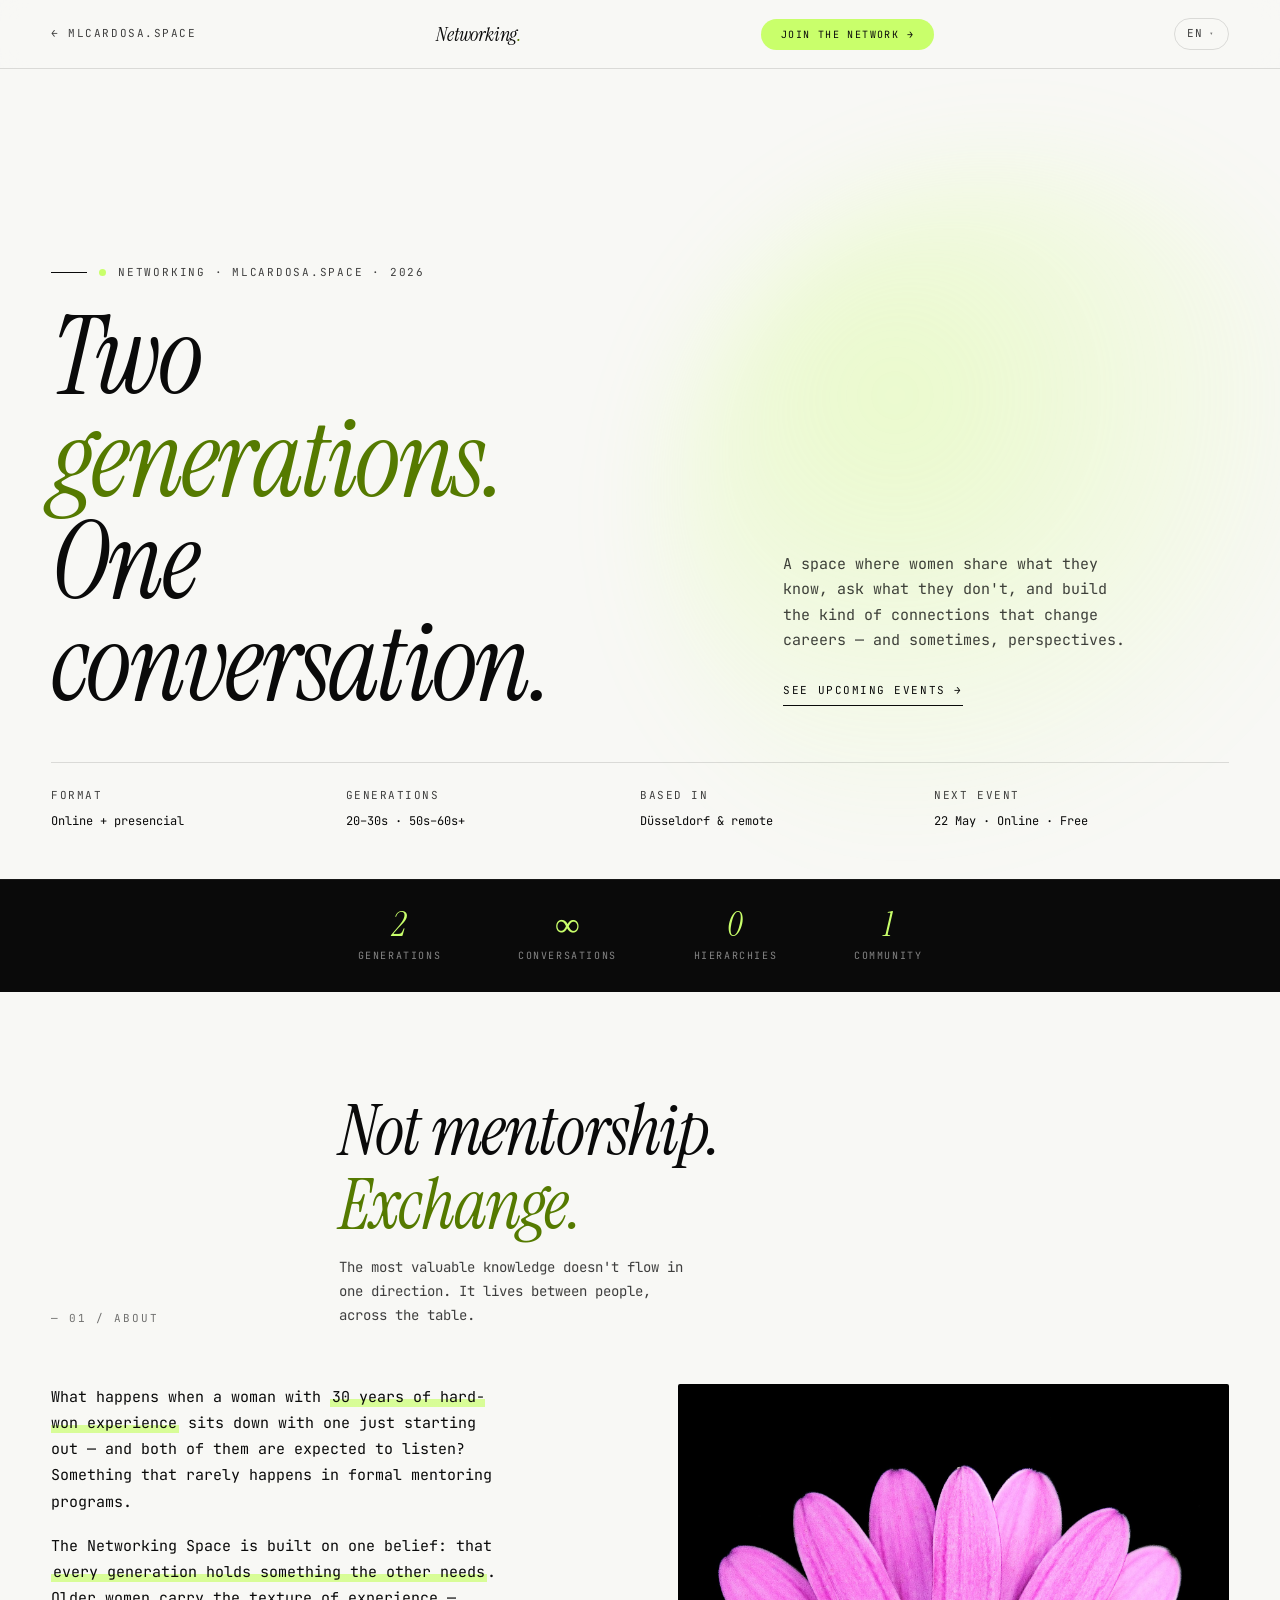
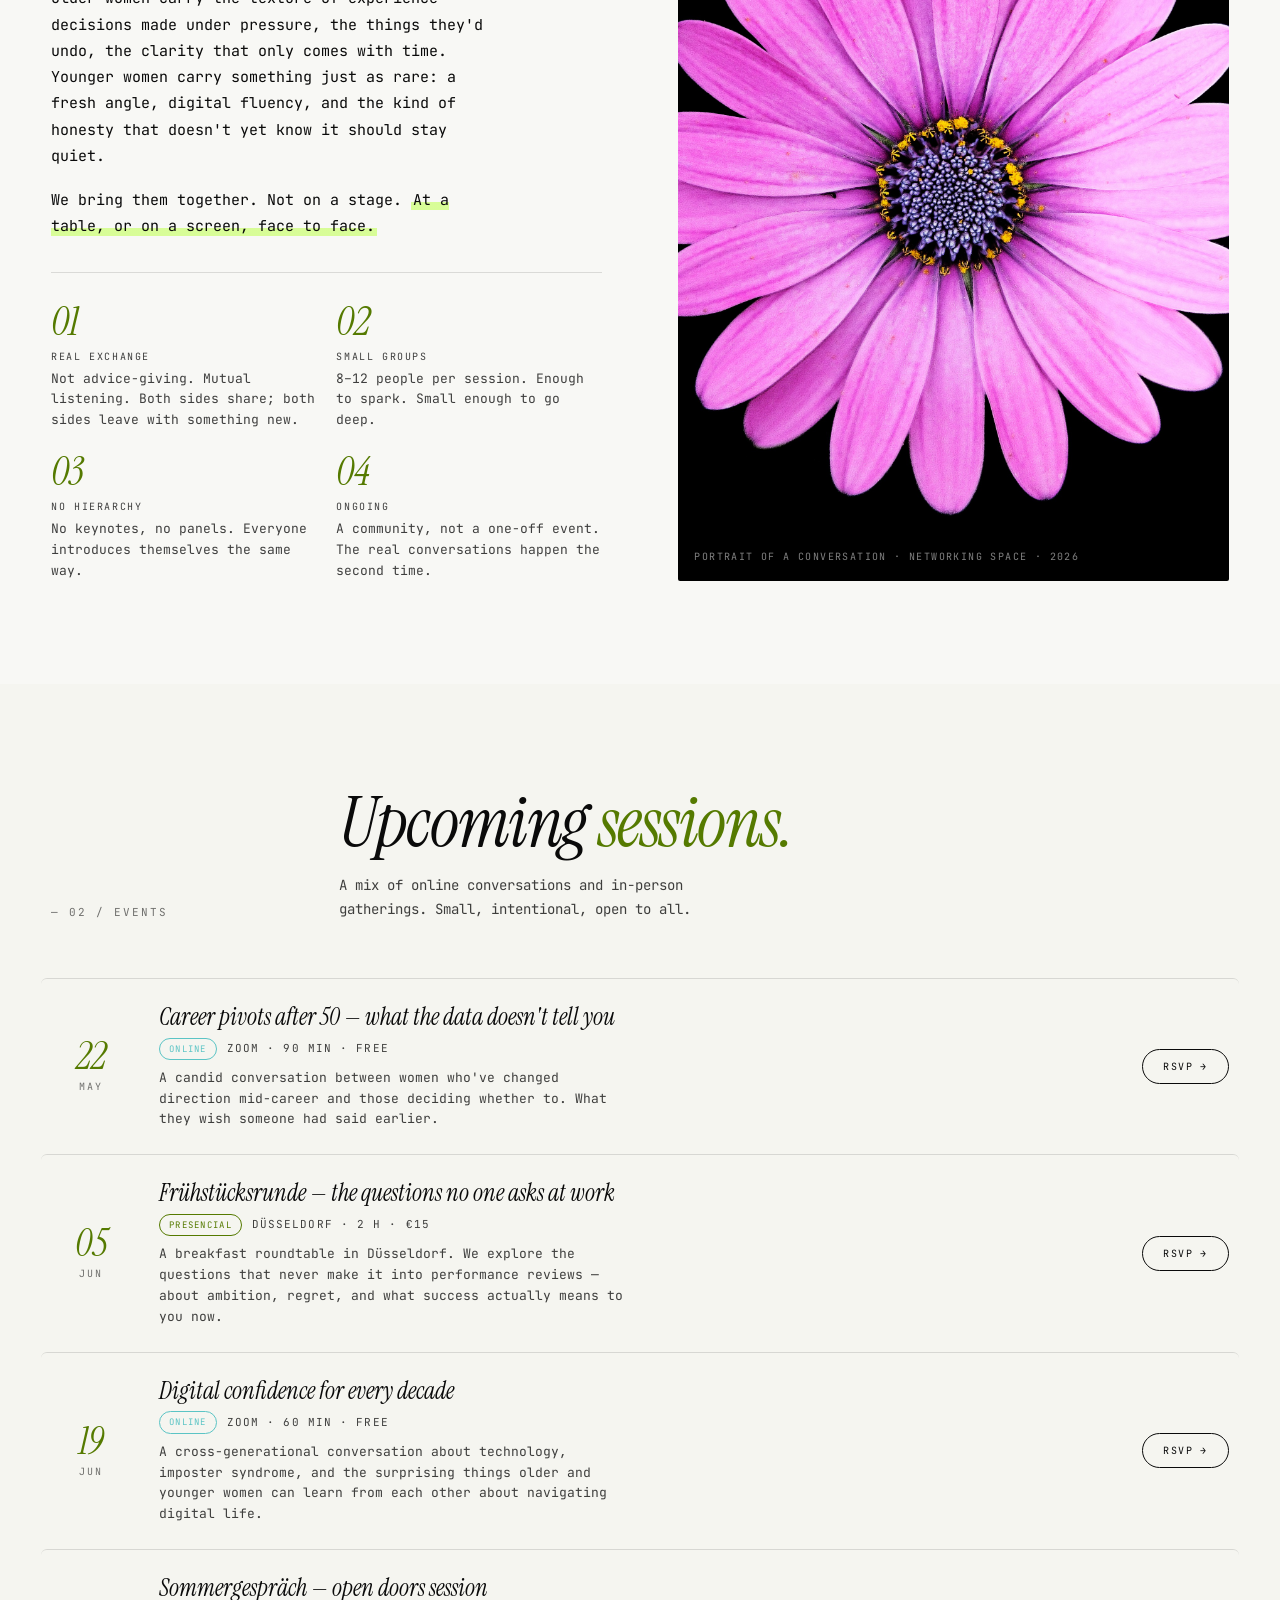
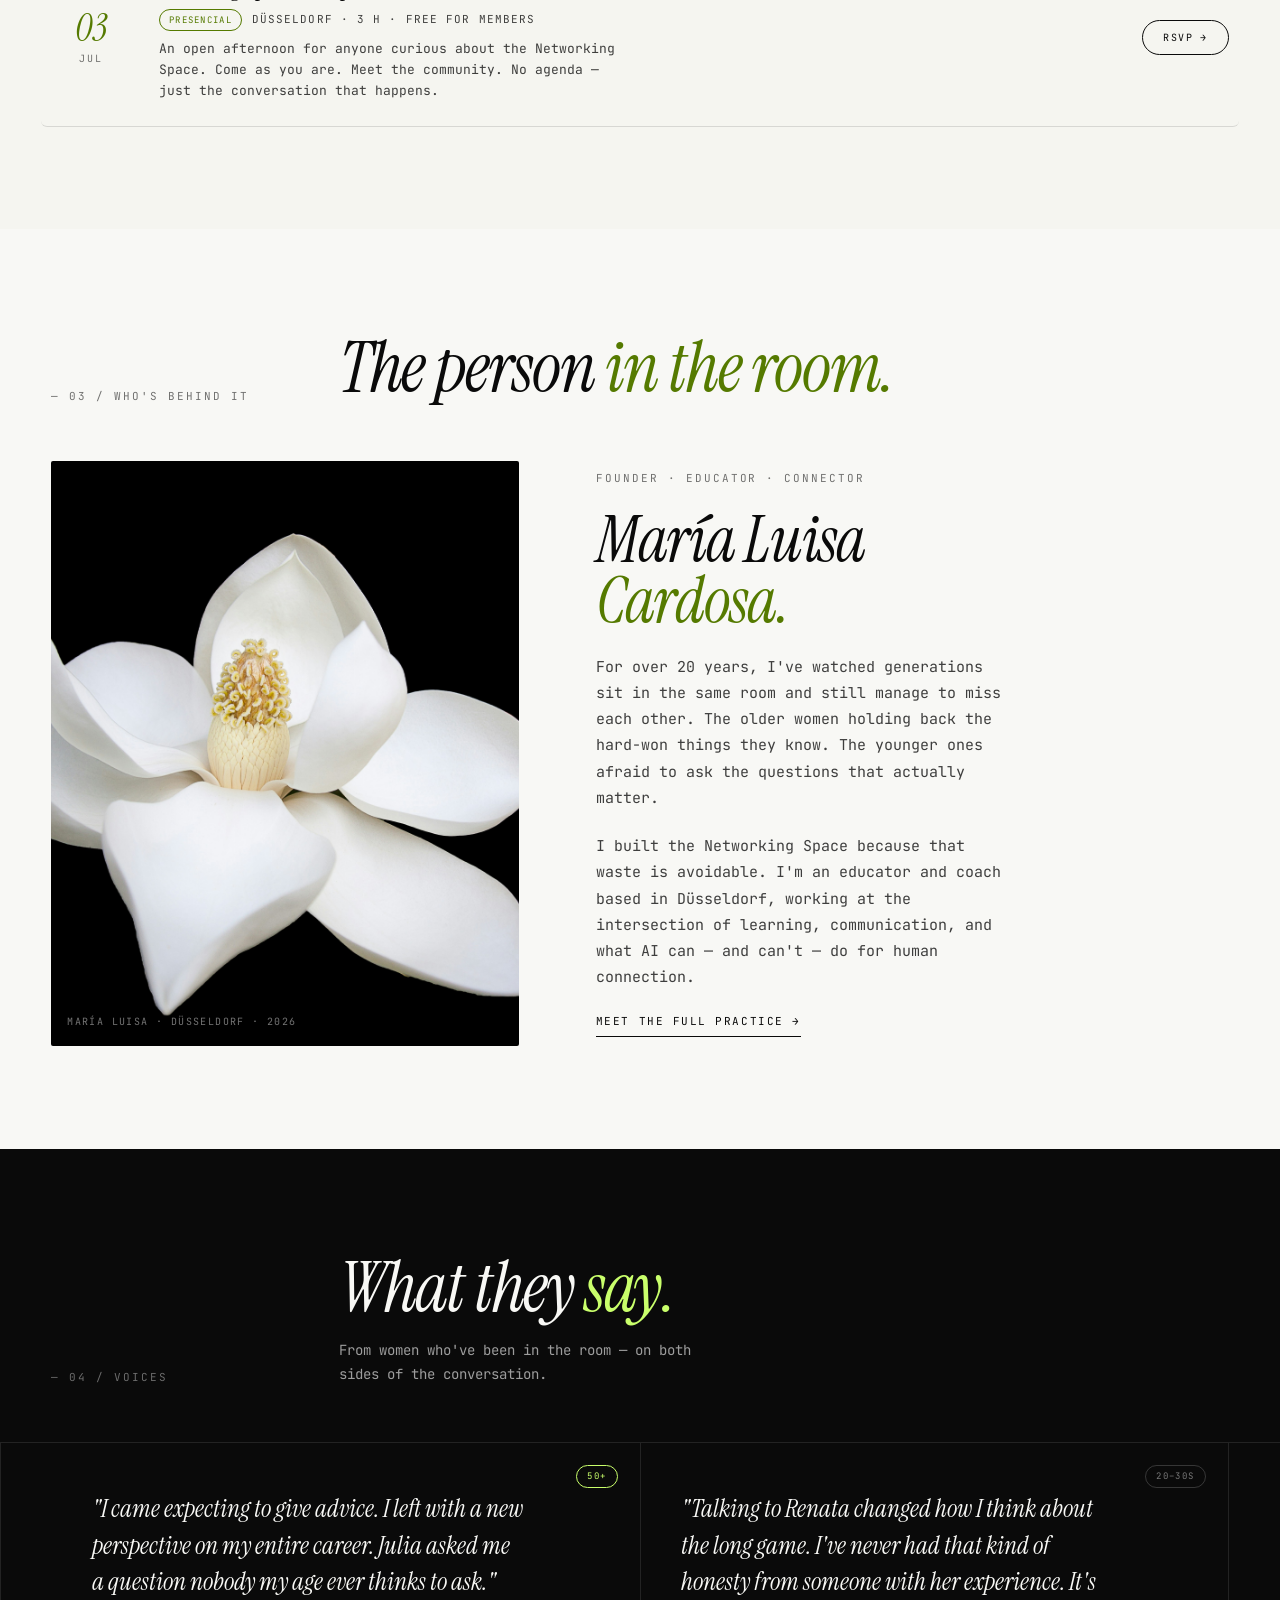
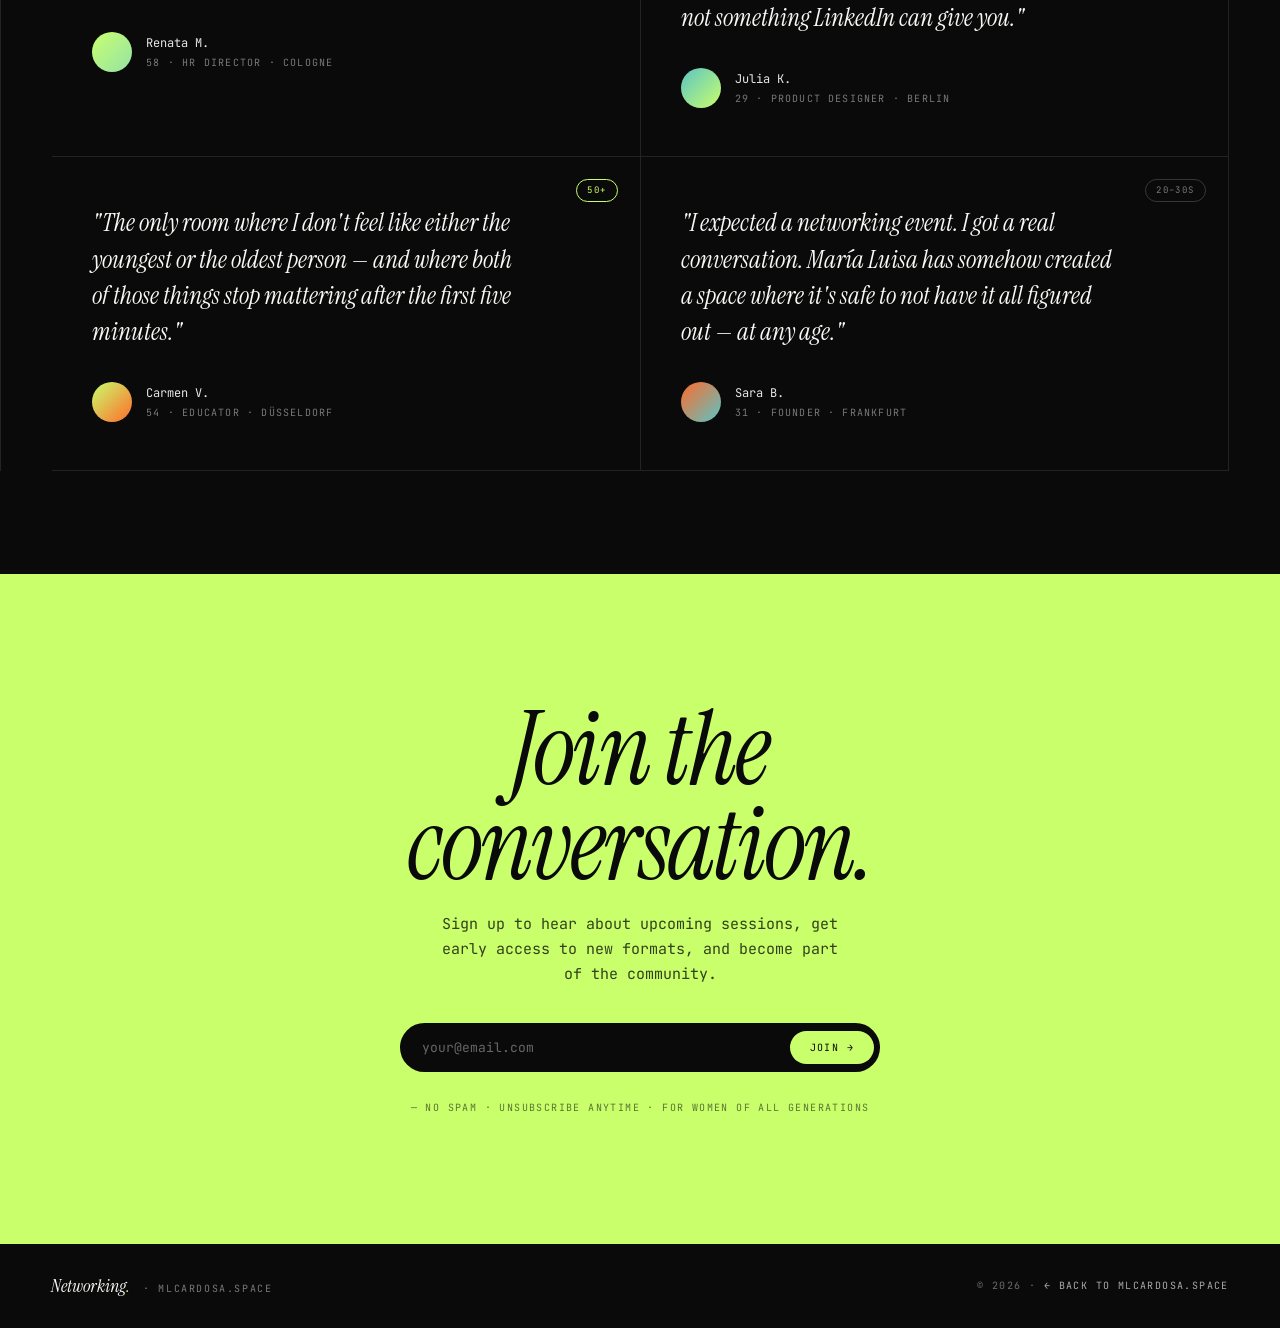
<file: networking.html>
<!doctype html>
<html lang="en">
<head>
<meta charset="utf-8" />
<meta name="viewport" content="width=device-width, initial-scale=1" />
<title>Networking · mlcardosa.space</title>
<link rel="preconnect" href="https://fonts.googleapis.com" />
<link rel="preconnect" href="https://fonts.gstatic.com" crossorigin />
<link href="https://fonts.googleapis.com/css2?family=Instrument+Serif:ital@0;1&family=JetBrains+Mono:wght@300;400;500&display=swap" rel="stylesheet" />
<style>
:root {
  --white:#fff;
  --obsidian:#0a0a0a;
  --offwhite:#f8f8f5;
  --cream:#f5f5f0;
  --lime:#c9ff6b;
  --lime-dk:#557a00;
  --orange:#ff6b2b;
  --aqua:#5bc4c5;
  --black-75:rgba(0,0,0,.75);
  --black-55:rgba(0,0,0,.55);
  --black-40:rgba(0,0,0,.4);
  --black-12:rgba(0,0,0,.12);
  --bg:var(--offwhite);
  --fg:var(--obsidian);
  --muted:var(--black-75);
  --soft:var(--black-55);
  --line:var(--black-12);
  --card:var(--white);
  --serif:"Instrument Serif","Times New Roman",serif;
  --mono:"JetBrains Mono","IBM Plex Mono",ui-monospace,Menlo,monospace;
  --max:1440px;
  --pad:clamp(20px,4vw,64px);
  --gap-lg:clamp(48px,8vw,112px);
}
*{box-sizing:border-box}
html,body{margin:0;padding:0}
body{font-family:var(--mono);font-size:14px;line-height:1.6;background:var(--bg);color:var(--fg);-webkit-font-smoothing:antialiased}
a{color:inherit;text-decoration:none}
h1,h2,h3,h4{margin:0;font-weight:400}
p{margin:0}
button{font-family:inherit;cursor:pointer;border:none}

/* ── ATOMS ──────────────────────────────────────── */
.label{font-family:var(--mono);text-transform:uppercase;letter-spacing:.14em;font-size:11px;color:var(--muted)}
.section{padding:var(--gap-lg) 0;position:relative}

/* ── NAV ────────────────────────────────────────── */
.nav{
  position:sticky;top:0;z-index:50;
  display:flex;align-items:center;justify-content:space-between;
  padding:18px var(--pad);
  backdrop-filter:blur(12px);
  background:color-mix(in oklab,var(--bg) 88%,transparent);
  border-bottom:1px solid var(--line)
}
.nav-back{
  font-family:var(--mono);text-transform:uppercase;font-size:11px;
  letter-spacing:.14em;color:var(--muted);
  display:flex;align-items:center;gap:8px;transition:color .2s
}
.nav-back:hover{color:var(--fg)}
.nav-brand{
  font-family:var(--serif);font-style:italic;font-size:20px;
  letter-spacing:-0.01em
}
.nav-brand .dot{color:var(--lime-dk)}
.nav-pill{
  background:var(--lime);color:var(--obsidian);
  font-family:var(--mono);font-size:10px;text-transform:uppercase;letter-spacing:.14em;
  padding:9px 20px;border-radius:999px;
  transition:background .2s;cursor:pointer
}
.nav-pill:hover{background:var(--lime-dk);color:var(--white)}

/* ── HERO ───────────────────────────────────────── */
.hero-wrap{position:relative;overflow:hidden}
.hero-bg{
  position:absolute;right:-8vw;top:12%;
  width:56vw;height:56vw;max-width:820px;max-height:820px;
  border-radius:50%;
  background:radial-gradient(circle at 32% 32%,color-mix(in oklab,var(--lime) 62%,transparent),transparent 65%);
  filter:blur(48px);opacity:.5;
  pointer-events:none;
  animation:drift 18s ease-in-out infinite alternate
}
@keyframes drift{to{transform:translate(-40px,28px) scale(1.08)}}
.hero{
  min-height:90vh;
  padding:72px var(--pad) 48px;
  display:grid;grid-template-rows:1fr auto;gap:48px;
  max-width:var(--max);margin:0 auto;width:100%;
  position:relative
}
.hero-inner{
  display:grid;grid-template-columns:1.2fr 0.8fr;
  gap:clamp(32px,5vw,80px);align-items:end
}
.hero-eyebrow{
  display:flex;align-items:center;gap:12px;
  font-family:var(--mono);text-transform:uppercase;font-size:11px;
  letter-spacing:.16em;color:var(--muted);margin-bottom:24px
}
.hero-eyebrow .bar{width:36px;height:1px;background:var(--fg)}
.hero-eyebrow .dot-live{
  width:7px;height:7px;border-radius:50%;background:var(--lime);
  animation:pulse 2s infinite
}
@keyframes pulse{0%,100%{opacity:1}50%{opacity:.3}}
.hero-title{
  font-family:var(--serif);font-style:italic;
  font-size:clamp(52px,8.5vw,128px);
  line-height:.94;letter-spacing:-0.025em
}
.hero-title .accent{color:var(--lime-dk)}
.hero-side{display:flex;flex-direction:column;gap:28px;padding-bottom:8px}
.hero-blurb{font-size:15px;line-height:1.7;color:var(--muted);max-width:38ch}
.hero-cta{
  display:inline-flex;align-items:center;gap:10px;
  font-family:var(--mono);text-transform:uppercase;letter-spacing:.14em;font-size:11px;
  padding-bottom:6px;border-bottom:1px solid var(--fg);
  width:max-content;transition:gap .2s;cursor:pointer
}
.hero-cta:hover{gap:18px}
.hero-meta{
  border-top:1px solid var(--line);padding-top:20px;
  display:grid;grid-template-columns:repeat(4,1fr)
}
.hero-meta > div{padding-right:20px}
.hero-meta .val{font-size:12px;color:var(--fg);display:block;margin-top:6px}

/* ── STATS ──────────────────────────────────────── */
.stats{
  background:var(--obsidian);color:var(--offwhite);
  padding:28px var(--pad);
  display:flex;justify-content:center;gap:clamp(32px,6vw,96px);
  border-top:1px solid rgba(255,255,255,.06)
}
.st{text-align:center}
.st-n{
  font-family:var(--serif);font-style:italic;
  font-size:34px;line-height:1;color:var(--lime)
}
.st-l{
  font-family:var(--mono);text-transform:uppercase;
  font-size:10px;letter-spacing:.16em;
  color:rgba(255,255,255,.5);margin-top:6px
}

/* ── SECTION HEAD ───────────────────────────────── */
.sec-head{
  display:grid;grid-template-columns:240px 1fr;
  gap:48px;align-items:end;
  padding:0 var(--pad);max-width:var(--max);
  margin:0 auto 56px
}
.sec-num{font-family:var(--mono);font-size:11px;letter-spacing:.18em;text-transform:uppercase;color:var(--soft)}
.sec-title{
  font-family:var(--serif);font-style:italic;
  font-size:clamp(40px,5.5vw,72px);line-height:1.05;letter-spacing:-0.02em
}
.sec-title em{color:var(--lime-dk)}
.sec-title em.inv{color:var(--lime)}
.sec-sub{font-size:14px;line-height:1.7;color:var(--muted);max-width:44ch;margin-top:14px}

/* ── ABOUT ──────────────────────────────────────── */
.about-grid{
  display:grid;grid-template-columns:1fr 1fr;
  gap:clamp(32px,6vw,96px);
  padding:0 var(--pad);max-width:var(--max);margin:0 auto
}
.about-text p{
  font-size:15px;line-height:1.75;color:var(--fg);
  margin-bottom:18px;max-width:50ch
}
.about-text p strong{
  font-weight:400;
  background:linear-gradient(transparent 60%,color-mix(in oklab,var(--lime) 68%,transparent) 60%);
  padding:0 2px
}
.about-pillars{
  display:grid;grid-template-columns:1fr 1fr;gap:20px;
  border-top:1px solid var(--line);margin-top:32px;padding-top:28px
}
.pillar-n{
  font-family:var(--serif);font-style:italic;
  font-size:40px;line-height:1;color:var(--lime-dk)
}
.pillar-name{
  font-family:var(--mono);text-transform:uppercase;
  font-size:10px;letter-spacing:.16em;color:var(--muted);margin-top:8px
}
.pillar-desc{font-size:13px;color:var(--muted);line-height:1.6;margin-top:4px}
.about-img{
  position:relative;
  background:#000;
  border-radius:2px;min-height:480px;
  display:flex;align-items:flex-end;overflow:hidden;
  background-size:cover;background-position:center center
}
.about-img::before{ display:none }
.about-img-lbl{
  position:relative;padding:16px;
  font-family:var(--mono);font-size:10px;text-transform:uppercase;
  letter-spacing:.14em;color:rgba(255,255,255,.5)
}

/* ── EVENTS ─────────────────────────────────────── */
.events-section{background:var(--cream)}
.events-list{padding:0 var(--pad);max-width:var(--max);margin:0 auto}
.event-row{
  display:grid;grid-template-columns:80px 1fr auto;
  gap:28px;align-items:center;
  padding:24px 10px;
  border-top:1px solid var(--line);
  border-radius:6px;
  margin:0 -10px;
  cursor:pointer;
  transition:background .2s,padding-left .2s
}
.event-row:last-child{border-bottom:1px solid var(--line)}
.event-row:hover{background:var(--card);padding-left:22px}
.event-date{text-align:center;flex-shrink:0}
.event-d{
  font-family:var(--serif);font-style:italic;
  font-size:38px;line-height:1;color:var(--lime-dk)
}
.event-m{
  font-family:var(--mono);font-size:10px;letter-spacing:.18em;
  text-transform:uppercase;color:var(--soft);margin-top:4px
}
.event-info h4{
  font-family:var(--serif);font-style:italic;
  font-size:24px;line-height:1.2;margin-bottom:6px
}
.event-meta{
  display:flex;gap:10px;align-items:center;
  font-family:var(--mono);font-size:11px;letter-spacing:.1em;
  text-transform:uppercase;color:var(--muted);margin-bottom:8px
}
.badge{
  font-family:var(--mono);font-size:9px;letter-spacing:.14em;text-transform:uppercase;
  padding:3px 9px;border-radius:999px;
  border:1px solid var(--lime-dk);color:var(--lime-dk);flex-shrink:0
}
.badge.online{border-color:var(--aqua);color:var(--aqua)}
.event-info p{font-size:13px;color:var(--muted);line-height:1.6;max-width:58ch}
.event-btn{
  font-family:var(--mono);text-transform:uppercase;font-size:10px;letter-spacing:.14em;
  padding:10px 20px;border:1px solid var(--fg);border-radius:999px;
  background:transparent;color:var(--fg);
  transition:all .2s;white-space:nowrap;flex-shrink:0;cursor:pointer
}
.event-btn:hover{background:var(--fg);color:var(--bg)}

/* ── WHO ────────────────────────────────────────── */
.who-grid{
  display:grid;grid-template-columns:0.85fr 1.15fr;
  gap:clamp(32px,6vw,96px);
  padding:0 var(--pad);max-width:var(--max);margin:0 auto;align-items:center
}
.who-portrait{
  aspect-ratio:4/5;
  background:#000;
  border-radius:2px;position:relative;overflow:hidden;
  background-size:cover;background-position:center center
}
.who-portrait::before{ display:none }
.who-portrait .ph-lbl{
  position:absolute;bottom:16px;left:16px;
  font-family:var(--mono);font-size:10px;text-transform:uppercase;
  letter-spacing:.14em;color:rgba(255,255,255,.45)
}
.who-content{display:flex;flex-direction:column;gap:22px}
.who-eyebrow{
  font-family:var(--mono);text-transform:uppercase;
  font-size:11px;letter-spacing:.18em;color:var(--soft)
}
.who-name{
  font-family:var(--serif);font-style:italic;
  font-size:clamp(40px,5vw,64px);line-height:.95;letter-spacing:-0.02em
}
.who-name .accent{color:var(--lime-dk)}
.who-bio{
  font-size:15px;line-height:1.75;color:var(--muted);max-width:46ch
}
.who-cta{
  display:inline-flex;align-items:center;gap:10px;
  font-family:var(--mono);text-transform:uppercase;letter-spacing:.14em;font-size:11px;
  padding-bottom:6px;border-bottom:1px solid var(--fg);
  width:max-content;transition:gap .2s
}
.who-cta:hover{gap:18px}

/* ── TESTIMONIALS ───────────────────────────────── */
.testi-section{background:var(--obsidian);color:var(--offwhite)}
.testi-section .sec-title{color:var(--offwhite)}
.testi-section .sec-num{color:rgba(255,255,255,.4)}
.testi-section .sec-sub{color:rgba(255,255,255,.6)}
.testi-grid{
  display:grid;grid-template-columns:1fr 1fr;
  border-top:1px solid rgba(255,255,255,.1);
  border-left:1px solid rgba(255,255,255,.1);
  max-width:var(--max);margin:0 auto;
  padding:0 var(--pad)
}
.testi-card{
  border-right:1px solid rgba(255,255,255,.1);
  border-bottom:1px solid rgba(255,255,255,.1);
  padding:48px 40px;position:relative
}
.testi-q{
  font-family:var(--serif);font-style:italic;
  font-size:clamp(19px,2.1vw,25px);
  line-height:1.45;color:var(--offwhite);
  max-width:36ch;margin-bottom:32px
}
.testi-who{display:flex;align-items:center;gap:14px}
.testi-av{
  width:40px;height:40px;border-radius:50%;flex-shrink:0;
  background:linear-gradient(135deg,var(--lime),color-mix(in oklab,var(--lime) 50%,var(--aqua)))
}
.testi-name{font-family:var(--mono);font-size:12px;color:rgba(255,255,255,.9)}
.testi-role{
  font-family:var(--mono);font-size:10px;text-transform:uppercase;
  letter-spacing:.12em;color:rgba(255,255,255,.45);margin-top:2px
}
.testi-gen{
  position:absolute;top:22px;right:22px;
  font-family:var(--mono);font-size:9px;letter-spacing:.16em;text-transform:uppercase;
  padding:3px 10px;border-radius:999px;
  border:1px solid rgba(255,255,255,.18);color:rgba(255,255,255,.45)
}
.testi-gen.senior{border-color:var(--lime);color:var(--lime)}

/* ── JOIN ───────────────────────────────────────── */
.join{
  background:var(--lime);color:var(--obsidian);
  padding:clamp(64px,10vw,128px) var(--pad);
  text-align:center
}
.join h2{
  font-family:var(--serif);font-style:italic;
  font-size:clamp(48px,8vw,108px);
  line-height:.93;letter-spacing:-0.025em;margin-bottom:20px
}
.join p{
  font-size:15px;line-height:1.65;color:var(--black-75);
  max-width:44ch;margin:0 auto 36px
}
.join-form{
  display:inline-flex;gap:0;
  background:var(--obsidian);border-radius:999px;
  padding:6px;align-items:center;max-width:480px;width:100%
}
.join-form input{
  flex:1;background:transparent;border:none;
  color:var(--offwhite);padding:10px 16px;
  font-family:var(--mono);font-size:13px;outline:none;min-width:0
}
.join-form input::placeholder{color:rgba(255,255,255,.38)}
.join-form button{
  background:var(--lime);color:var(--obsidian);
  border:none;border-radius:999px;
  font-family:var(--mono);text-transform:uppercase;letter-spacing:.14em;font-size:10px;
  padding:10px 20px;cursor:pointer;white-space:nowrap;
  transition:background .2s
}
.join-form button:hover{background:var(--white)}
.join-note{
  font-family:var(--mono);font-size:10px;letter-spacing:.14em;
  text-transform:uppercase;color:var(--black-55);margin-top:14px
}

/* ── FOOTER ─────────────────────────────────────── */
.foot{
  background:var(--obsidian);color:var(--offwhite);
  padding:28px var(--pad);
  display:flex;justify-content:space-between;align-items:center;flex-wrap:wrap;gap:16px
}
.foot-brand{font-family:var(--serif);font-style:italic;font-size:18px}
.foot-brand .dot{color:var(--lime)}
.foot-brand small{
  font-family:var(--mono);font-style:normal;text-transform:uppercase;
  letter-spacing:.16em;font-size:10px;color:rgba(255,255,255,.45);margin-left:10px
}
.foot p{font-family:var(--mono);font-size:10px;letter-spacing:.14em;text-transform:uppercase;color:rgba(255,255,255,.4)}
.foot a{color:rgba(255,255,255,.65)}
.foot a:hover{color:var(--lime)}

/* ── TOAST ──────────────────────────────────────── */
.toast{
  position:fixed;top:84px;right:var(--pad);
  background:var(--obsidian);color:var(--offwhite);
  padding:14px 22px;border-radius:10px;
  font-family:var(--mono);font-size:12px;letter-spacing:.05em;
  display:none;z-index:200;border:1px solid rgba(255,255,255,.1)
}
.toast.show{display:flex;align-items:center;gap:10px;animation:slideIn .25s ease}
.toast::before{content:"✓";color:var(--lime)}
@keyframes slideIn{from{opacity:0;transform:translateY(-8px)}}

/* ── RESPONSIVE ─────────────────────────────────── */
@media(max-width:980px){
  .hero-inner{grid-template-columns:1fr}
  .hero-meta{grid-template-columns:1fr 1fr;gap:16px}
  .sec-head{grid-template-columns:1fr;gap:14px;margin-bottom:36px}
  .about-grid{grid-template-columns:1fr}
  .who-grid{grid-template-columns:1fr}
  .testi-grid{grid-template-columns:1fr;border-left:none;padding:0}
  .testi-card{border-right:none;border-left:1px solid rgba(255,255,255,.1);padding:36px var(--pad)}
  .stats{flex-wrap:wrap;gap:32px}
}
@media(max-width:600px){
  .event-row{grid-template-columns:58px 1fr;gap:16px}
  .event-btn{display:none}
  .about-pillars{grid-template-columns:1fr}
}
</style>
</head>
<body>

<template id="__bundler_thumbnail" data-bg-color="#f8f8f5">
  <svg viewBox="0 0 1200 800" xmlns="http://www.w3.org/2000/svg">
    <rect width="1200" height="800" fill="#f8f8f5"/>
    <text x="600" y="400" font-family="Georgia, serif" font-size="110" fill="#1a1a1a" text-anchor="middle" dominant-baseline="middle">Networking.</text>
  </svg>
</template>

<!-- NAV -->
<nav class="nav">
  <a href="index.html" class="nav-back">← mlcardosa.space</a>
  <div class="nav-brand">Networking<span class="dot">.</span></div>
  <button class="nav-pill" onclick="scrollSm('join')">Join the network →</button>
</nav>

<!-- HERO -->
<div class="hero-wrap">
  <div class="hero-bg"></div>
  <div class="hero" id="top">
    <div class="hero-inner">
      <div>
        <div class="hero-eyebrow">
          <span class="bar" style="width:36px;height:1px;background:var(--fg);display:inline-block"></span>
          <span class="dot-live"></span>
          Networking · mlcardosa.space · 2026
        </div>
        <h1 class="hero-title">
          Two<br>
          <span class="accent">generations.</span><br>
          One<br>
          conversation.
        </h1>
      </div>
      <div class="hero-side">
        <p class="hero-blurb">A space where women share what they know, ask what they don't, and build the kind of connections that change careers — and sometimes, perspectives.</p>
        <span class="hero-cta" onclick="scrollSm('events')">See upcoming events →</span>
      </div>
    </div>
    <div class="hero-meta">
      <div><span class="label">Format</span><span class="val">Online + presencial</span></div>
      <div><span class="label">Generations</span><span class="val">20–30s · 50s–60s+</span></div>
      <div><span class="label">Based in</span><span class="val">Düsseldorf &amp; remote</span></div>
      <div><span class="label">Next event</span><span class="val">22 May · Online · Free</span></div>
    </div>
  </div>
</div>

<!-- STATS -->
<div class="stats">
  <div class="st"><div class="st-n">2</div><div class="st-l">Generations</div></div>
  <div class="st"><div class="st-n">∞</div><div class="st-l">Conversations</div></div>
  <div class="st"><div class="st-n">0</div><div class="st-l">Hierarchies</div></div>
  <div class="st"><div class="st-n">1</div><div class="st-l">Community</div></div>
</div>

<!-- ABOUT -->
<section class="section" id="about">
  <div class="sec-head">
    <div><div class="sec-num">— 01 / About</div></div>
    <div>
      <h2 class="sec-title">Not mentorship.<br><em>Exchange.</em></h2>
      <p class="sec-sub">The most valuable knowledge doesn't flow in one direction. It lives between people, across the table.</p>
    </div>
  </div>
  <div class="about-grid">
    <div class="about-text">
      <p>What happens when a woman with <strong>30 years of hard-won experience</strong> sits down with one just starting out — and both of them are expected to listen? Something that rarely happens in formal mentoring programs.</p>
      <p>The Networking Space is built on one belief: that <strong>every generation holds something the other needs</strong>. Older women carry the texture of experience — decisions made under pressure, the things they'd undo, the clarity that only comes with time. Younger women carry something just as rare: a fresh angle, digital fluency, and the kind of honesty that doesn't yet know it should stay quiet.</p>
      <p>We bring them together. Not on a stage. <strong>At a table, or on a screen, face to face.</strong></p>
      <div class="about-pillars">
        <div>
          <div class="pillar-n">01</div>
          <div class="pillar-name">Real exchange</div>
          <div class="pillar-desc">Not advice-giving. Mutual listening. Both sides share; both sides leave with something new.</div>
        </div>
        <div>
          <div class="pillar-n">02</div>
          <div class="pillar-name">Small groups</div>
          <div class="pillar-desc">8–12 people per session. Enough to spark. Small enough to go deep.</div>
        </div>
        <div>
          <div class="pillar-n">03</div>
          <div class="pillar-name">No hierarchy</div>
          <div class="pillar-desc">No keynotes, no panels. Everyone introduces themselves the same way.</div>
        </div>
        <div>
          <div class="pillar-n">04</div>
          <div class="pillar-name">Ongoing</div>
          <div class="pillar-desc">A community, not a one-off event. The real conversations happen the second time.</div>
        </div>
      </div>
    </div>
    <div class="about-img" style="background-image:url('uploads/quino-al--3KfR1GVKXY-unsplash.jpg')">
      <div class="about-img-lbl">Portrait of a conversation · Networking Space · 2026</div>
    </div>
  </div>
</section>

<!-- EVENTS -->
<section class="section events-section" id="events">
  <div class="sec-head">
    <div><div class="sec-num">— 02 / Events</div></div>
    <div>
      <h2 class="sec-title">Upcoming <em>sessions.</em></h2>
      <p class="sec-sub">A mix of online conversations and in-person gatherings. Small, intentional, open to all.</p>
    </div>
  </div>
  <div class="events-list">

    <div class="event-row">
      <div class="event-date">
        <div class="event-d">22</div>
        <div class="event-m">May</div>
      </div>
      <div class="event-info">
        <h4>Career pivots after 50 — what the data doesn't tell you</h4>
        <div class="event-meta">
          <span class="badge online">Online</span>
          <span>Zoom · 90 min · Free</span>
        </div>
        <p>A candid conversation between women who've changed direction mid-career and those deciding whether to. What they wish someone had said earlier.</p>
      </div>
      <button class="event-btn" onclick="showToast('Seat saved — confirmation on its way')">RSVP →</button>
    </div>

    <div class="event-row">
      <div class="event-date">
        <div class="event-d">05</div>
        <div class="event-m">Jun</div>
      </div>
      <div class="event-info">
        <h4>Frühstücksrunde — the questions no one asks at work</h4>
        <div class="event-meta">
          <span class="badge">Presencial</span>
          <span>Düsseldorf · 2 h · €15</span>
        </div>
        <p>A breakfast roundtable in Düsseldorf. We explore the questions that never make it into performance reviews — about ambition, regret, and what success actually means to you now.</p>
      </div>
      <button class="event-btn" onclick="showToast('Seat saved — see you in Düsseldorf')">RSVP →</button>
    </div>

    <div class="event-row">
      <div class="event-date">
        <div class="event-d">19</div>
        <div class="event-m">Jun</div>
      </div>
      <div class="event-info">
        <h4>Digital confidence for every decade</h4>
        <div class="event-meta">
          <span class="badge online">Online</span>
          <span>Zoom · 60 min · Free</span>
        </div>
        <p>A cross-generational conversation about technology, imposter syndrome, and the surprising things older and younger women can learn from each other about navigating digital life.</p>
      </div>
      <button class="event-btn" onclick="showToast('Seat saved — confirmation on its way')">RSVP →</button>
    </div>

    <div class="event-row">
      <div class="event-date">
        <div class="event-d">03</div>
        <div class="event-m">Jul</div>
      </div>
      <div class="event-info">
        <h4>Sommergespräch — open doors session</h4>
        <div class="event-meta">
          <span class="badge">Presencial</span>
          <span>Düsseldorf · 3 h · Free for members</span>
        </div>
        <p>An open afternoon for anyone curious about the Networking Space. Come as you are. Meet the community. No agenda — just the conversation that happens.</p>
      </div>
      <button class="event-btn" onclick="showToast('Seat saved — see you in July')">RSVP →</button>
    </div>

  </div>
</section>

<!-- WHO -->
<section class="section" id="who">
  <div class="sec-head">
    <div><div class="sec-num">— 03 / Who's behind it</div></div>
    <div>
      <h2 class="sec-title">The person <em>in the room.</em></h2>
    </div>
  </div>
  <div class="who-grid">
    <div class="who-portrait" style="background-image:url('uploads/quino-al-BlMj6RYy3c0-unsplash.jpg');background-position:center 30%">
      <div class="ph-lbl">María Luisa · Düsseldorf · 2026</div>
    </div>
    <div class="who-content">
      <div class="who-eyebrow">Founder · Educator · Connector</div>
      <h2 class="who-name">María Luisa<br><span class="accent">Cardosa.</span></h2>
      <p class="who-bio">For over 20 years, I've watched generations sit in the same room and still manage to miss each other. The older women holding back the hard-won things they know. The younger ones afraid to ask the questions that actually matter.</p>
      <p class="who-bio">I built the Networking Space because that waste is avoidable. I'm an educator and coach based in Düsseldorf, working at the intersection of learning, communication, and what AI can — and can't — do for human connection.</p>
      <a class="who-cta" href="index.html">Meet the full practice →</a>
    </div>
  </div>
</section>

<!-- TESTIMONIALS -->
<section class="section testi-section" id="testimonials">
  <div class="sec-head">
    <div><div class="sec-num">— 04 / Voices</div></div>
    <div>
      <h2 class="sec-title">What they <em class="inv">say.</em></h2>
      <p class="sec-sub">From women who've been in the room — on both sides of the conversation.</p>
    </div>
  </div>
  <div class="testi-grid">

    <div class="testi-card">
      <div class="testi-gen senior">50+</div>
      <p class="testi-q">"I came expecting to give advice. I left with a new perspective on my entire career. Julia asked me a question nobody my age ever thinks to ask."</p>
      <div class="testi-who">
        <div class="testi-av"></div>
        <div>
          <div class="testi-name">Renata M.</div>
          <div class="testi-role">58 · HR Director · Cologne</div>
        </div>
      </div>
    </div>

    <div class="testi-card">
      <div class="testi-gen">20–30s</div>
      <p class="testi-q">"Talking to Renata changed how I think about the long game. I've never had that kind of honesty from someone with her experience. It's not something LinkedIn can give you."</p>
      <div class="testi-who">
        <div class="testi-av" style="background:linear-gradient(135deg,var(--aqua),var(--lime))"></div>
        <div>
          <div class="testi-name">Julia K.</div>
          <div class="testi-role">29 · Product Designer · Berlin</div>
        </div>
      </div>
    </div>

    <div class="testi-card">
      <div class="testi-gen senior">50+</div>
      <p class="testi-q">"The only room where I don't feel like either the youngest or the oldest person — and where both of those things stop mattering after the first five minutes."</p>
      <div class="testi-who">
        <div class="testi-av" style="background:linear-gradient(135deg,var(--lime),var(--orange))"></div>
        <div>
          <div class="testi-name">Carmen V.</div>
          <div class="testi-role">54 · Educator · Düsseldorf</div>
        </div>
      </div>
    </div>

    <div class="testi-card">
      <div class="testi-gen">20–30s</div>
      <p class="testi-q">"I expected a networking event. I got a real conversation. María Luisa has somehow created a space where it's safe to not have it all figured out — at any age."</p>
      <div class="testi-who">
        <div class="testi-av" style="background:linear-gradient(135deg,var(--orange),var(--aqua))"></div>
        <div>
          <div class="testi-name">Sara B.</div>
          <div class="testi-role">31 · Founder · Frankfurt</div>
        </div>
      </div>
    </div>

  </div>
</section>

<!-- JOIN -->
<section class="join" id="join">
  <h2>Join the<br>conversation.</h2>
  <p>Sign up to hear about upcoming sessions, get early access to new formats, and become part of the community.</p>
  <div style="display:flex;flex-direction:column;align-items:center;gap:14px">
    <form class="join-form" onsubmit="handleJoin(event)">
      <input type="email" required placeholder="your@email.com" id="join-email" />
      <button type="submit">Join →</button>
    </form>
    <div class="join-note">— No spam · Unsubscribe anytime · For women of all generations</div>
  </div>
</section>

<!-- FOOTER -->
<footer class="foot">
  <div class="foot-brand">
    Networking<span class="dot">.</span>
    <small>· mlcardosa.space</small>
  </div>
  <p>© 2026 · <a href="index.html">← Back to mlcardosa.space</a></p>
</footer>

<div class="toast" id="toast"><span id="toast-msg"></span></div>

<script>
function scrollSm(id) {
  const el = document.getElementById(id);
  if (el) {
    const top = el.getBoundingClientRect().top + window.pageYOffset - 72;
    window.scrollTo({ top: top, behavior: 'smooth' });
  }
}
function showToast(msg) {
  const t = document.getElementById('toast');
  document.getElementById('toast-msg').textContent = msg;
  t.classList.add('show');
  setTimeout(() => t.classList.remove('show'), 3500);
}
function handleJoin(e) {
  e.preventDefault();
  const el = document.getElementById('join-email');
  if (el.value) {
    el.value = '';
    showToast('Welcome — first update arrives soon');
  }
}
</script>

<script>
window.SUBPAGE_DICT = {
  "← mlcardosa.space": "← mlcardosa.space",
  "Join the network →": "Dem Netzwerk beitreten →",
  "Networking · mlcardosa.space · 2026": "Networking · mlcardosa.space · 2026",
  "Two": "Zwei", "generations.": "Generationen.", "One": "Ein", "conversation.": "Gespräch.",
  "A space where women share what they know, ask what they don't, and build the kind of connections that change careers — and sometimes, perspectives.":
    "Ein Raum, in dem Frauen teilen, was sie wissen, fragen, was sie nicht wissen, und Verbindungen knüpfen, die Karrieren verändern, und manchmal auch Perspektiven.",
  "See upcoming events →": "Kommende Veranstaltungen ansehen →",
  "Format": "Format", "Online + presencial": "Online + Präsenz",
  "Generations": "Generationen", "Based in": "Standort",
  "Düsseldorf & remote": "Düsseldorf & remote", "Next event": "Nächste Veranstaltung",
  "22 May · Online · Free": "22. Mai · Online · Kostenlos",
  "Conversations": "Gespräche", "Hierarchies": "Hierarchien", "Community": "Community",
  "— 01 / About": "— 01 / Über uns",
  "Not mentorship.": "Kein Mentoring.", "Exchange.": "Austausch.",
  "The most valuable knowledge doesn't flow in one direction. It lives between people, across the table.":
    "Das wertvollste Wissen fließt nicht in eine Richtung. Es lebt zwischen Menschen, über den Tisch hinweg.",
  "What happens when a woman with": "Was passiert, wenn eine Frau mit",
  "30 years of hard-won experience": "30 Jahren hart erarbeiteter Erfahrung",
  "sits down with one just starting out — and both of them are expected to listen? Something that rarely happens in formal mentoring programs.":
    "sich mit einer zusammensetzt, die gerade erst anfängt, und von beiden erwartet wird zuzuhören? Etwas, das in formalen Mentoring-Programmen selten passiert.",
  "The Networking Space is built on one belief: that": "Der Networking Space beruht auf einer Überzeugung: dass",
  "every generation holds something the other needs": "jede Generation etwas hat, das die andere braucht",
  ". Older women carry the texture of experience — decisions made under pressure, the things they'd undo, the clarity that only comes with time. Younger women carry something just as rare: a fresh angle, digital fluency, and the kind of honesty that doesn't yet know it should stay quiet.":
    ". Ältere Frauen tragen die Textur der Erfahrung, unter Druck getroffene Entscheidungen, die Dinge, die sie rückgängig machen würden, die Klarheit, die nur mit der Zeit kommt. Jüngere Frauen tragen etwas ebenso Seltenes: einen frischen Blick, digitale Selbstverständlichkeit und eine Ehrlichkeit, die noch nicht weiß, dass sie still sein sollte.",
  "We bring them together. Not on a stage.": "Wir bringen sie zusammen. Nicht auf einer Bühne.",
  "At a table, or on a screen, face to face.": "An einem Tisch oder am Bildschirm, von Angesicht zu Angesicht.",
  "Real exchange": "Echter Austausch",
  "Not advice-giving. Mutual listening. Both sides share; both sides leave with something new.":
    "Kein Ratschläge-Geben. Gegenseitiges Zuhören. Beide Seiten teilen; beide gehen mit etwas Neuem.",
  "Small groups": "Kleine Gruppen",
  "8–12 people per session. Enough to spark. Small enough to go deep.":
    "8–12 Personen pro Session. Genug, um Funken zu schlagen. Klein genug, um in die Tiefe zu gehen.",
  "No hierarchy": "Keine Hierarchie",
  "No keynotes, no panels. Everyone introduces themselves the same way.":
    "Keine Keynotes, keine Panels. Alle stellen sich auf dieselbe Weise vor.",
  "Ongoing": "Fortlaufend",
  "A community, not a one-off event. The real conversations happen the second time.":
    "Eine Community, kein einmaliges Event. Die echten Gespräche passieren beim zweiten Mal.",
  "Portrait of a conversation · Networking Space · 2026": "Porträt eines Gesprächs · Networking Space · 2026",
  "— 02 / Events": "— 02 / Veranstaltungen",
  "Upcoming": "Kommende", "sessions.": "Sessions.",
  "A mix of online conversations and in-person gatherings. Small, intentional, open to all.":
    "Eine Mischung aus Online-Gesprächen und Treffen vor Ort. Klein, bewusst, offen für alle.",
  "May": "Mai", "Jun": "Jun", "Jul": "Jul",
  "Career pivots after 50 — what the data doesn't tell you":
    "Karrierewechsel nach 50, was die Daten nicht verraten",
  "Online": "Online", "Presencial": "Präsenz",
  "Zoom · 90 min · Free": "Zoom · 90 Min. · Kostenlos",
  "Zoom · 60 min · Free": "Zoom · 60 Min. · Kostenlos",
  "Düsseldorf · 2 h · €15": "Düsseldorf · 2 Std. · 15 €",
  "Düsseldorf · 3 h · Free for members": "Düsseldorf · 3 Std. · Kostenlos für Mitglieder",
  "A candid conversation between women who've changed direction mid-career and those deciding whether to. What they wish someone had said earlier.":
    "Ein offenes Gespräch zwischen Frauen, die mitten in der Karriere die Richtung gewechselt haben, und denen, die noch zögern. Was sie sich früher gewünscht hätten zu hören.",
  "Frühstücksrunde — the questions no one asks at work":
    "Frühstücksrunde, die Fragen, die bei der Arbeit niemand stellt",
  "A breakfast roundtable in Düsseldorf. We explore the questions that never make it into performance reviews — about ambition, regret, and what success actually means to you now.":
    "Eine Frühstücksrunde in Düsseldorf. Wir erkunden die Fragen, die es nie in Mitarbeitergespräche schaffen, über Ehrgeiz, Bedauern und was Erfolg heute wirklich für dich bedeutet.",
  "Digital confidence for every decade": "Digitales Selbstvertrauen für jedes Jahrzehnt",
  "A cross-generational conversation about technology, imposter syndrome, and the surprising things older and younger women can learn from each other about navigating digital life.":
    "Ein generationenübergreifendes Gespräch über Technologie, Hochstapler-Gefühle und die überraschenden Dinge, die ältere und jüngere Frauen voneinander über das digitale Leben lernen können.",
  "Sommergespräch — open doors session": "Sommergespräch, Tag der offenen Tür",
  "An open afternoon for anyone curious about the Networking Space. Come as you are. Meet the community. No agenda — just the conversation that happens.":
    "Ein offener Nachmittag für alle, die neugierig auf den Networking Space sind. Komm, wie du bist. Lern die Community kennen. Keine Agenda, nur das Gespräch, das entsteht.",
  "RSVP →": "Zusagen →",
  "— 03 / Who's behind it": "— 03 / Wer dahintersteht",
  "The person": "Die Person", "in the room.": "im Raum.",
  "Founder · Educator · Connector": "Gründerin · Pädagogin · Verbinderin",
  "For over 20 years, I've watched generations sit in the same room and still manage to miss each other. The older women holding back the hard-won things they know. The younger ones afraid to ask the questions that actually matter.":
    "Über 20 Jahre habe ich beobachtet, wie Generationen im selben Raum sitzen und sich trotzdem verfehlen. Die älteren Frauen halten das hart Erarbeitete zurück. Die jüngeren trauen sich nicht, die Fragen zu stellen, die wirklich zählen.",
  "I built the Networking Space because that waste is avoidable. I'm an educator and coach based in Düsseldorf, working at the intersection of learning, communication, and what AI can — and can't — do for human connection.":
    "Ich habe den Networking Space gebaut, weil diese Verschwendung vermeidbar ist. Ich bin Pädagogin und Coach in Düsseldorf und arbeite an der Schnittstelle von Lernen, Kommunikation und dem, was KI für menschliche Verbindung leisten kann, und was nicht.",
  "Meet the full practice →": "Die ganze Praxis kennenlernen →",
  "— 04 / Voices": "— 04 / Stimmen",
  "What they": "Was sie", "say.": "sagen.",
  "From women who've been in the room — on both sides of the conversation.":
    "Von Frauen, die im Raum waren, auf beiden Seiten des Gesprächs.",
  "\"I came expecting to give advice. I left with a new perspective on my entire career. Julia asked me a question nobody my age ever thinks to ask.\"":
    "\u201EIch kam, um Ratschläge zu geben. Ich ging mit einer neuen Sicht auf meine ganze Karriere. Julia stellte mir eine Frage, auf die in meinem Alter niemand kommt.\u201C",
  "58 · HR Director · Cologne": "58 · HR-Direktorin · Köln",
  "\"Talking to Renata changed how I think about the long game. I've never had that kind of honesty from someone with her experience. It's not something LinkedIn can give you.\"":
    "\u201EDas Gespräch mit Renata hat verändert, wie ich über das große Ganze denke. So eine Ehrlichkeit hatte ich von jemandem mit ihrer Erfahrung noch nie. So etwas kann LinkedIn dir nicht geben.\u201C",
  "29 · Product Designer · Berlin": "29 · Produktdesignerin · Berlin",
  "\"The only room where I don't feel like either the youngest or the oldest person — and where both of those things stop mattering after the first five minutes.\"":
    "\u201EDer einzige Raum, in dem ich mich weder als jüngste noch als älteste Person fühle, und in dem beides nach den ersten fünf Minuten keine Rolle mehr spielt.\u201C",
  "54 · Educator · Düsseldorf": "54 · Pädagogin · Düsseldorf",
  "\"I expected a networking event. I got a real conversation. María Luisa has somehow created a space where it's safe to not have it all figured out — at any age.\"":
    "\u201EIch erwartete ein Networking-Event. Ich bekam ein echtes Gespräch. María Luisa hat einen Raum geschaffen, in dem man nicht alles im Griff haben muss, in jedem Alter.\u201C",
  "31 · Founder · Frankfurt": "31 · Gründerin · Frankfurt",
  "Join the": "Tritt dem", "conversation.": "Gespräch bei.",
  "Sign up to hear about upcoming sessions, get early access to new formats, and become part of the community.":
    "Melde dich an, um von kommenden Sessions zu hören, früh Zugang zu neuen Formaten zu bekommen und Teil der Community zu werden.",
  "Join →": "Beitreten →",
  "— No spam · Unsubscribe anytime · For women of all generations":
    "— Kein Spam · jederzeit abbestellbar · Für Frauen aller Generationen",
  "← Back to mlcardosa.space": "← Zurück zu mlcardosa.space",
  "Seat saved — confirmation on its way": "Platz gesichert, Bestätigung ist unterwegs",
  "Seat saved — see you in Düsseldorf": "Platz gesichert, wir sehen uns in Düsseldorf",
  "Seat saved — see you in July": "Platz gesichert, wir sehen uns im Juli",
  "Welcome — first update arrives soon": "Willkommen, das erste Update kommt bald"
};
window.SUBPAGE_ATTR = { "your@email.com": "deine@email.com" };
</script>
<script src="subpage-i18n.js"></script>
</body>
</html>
</file>
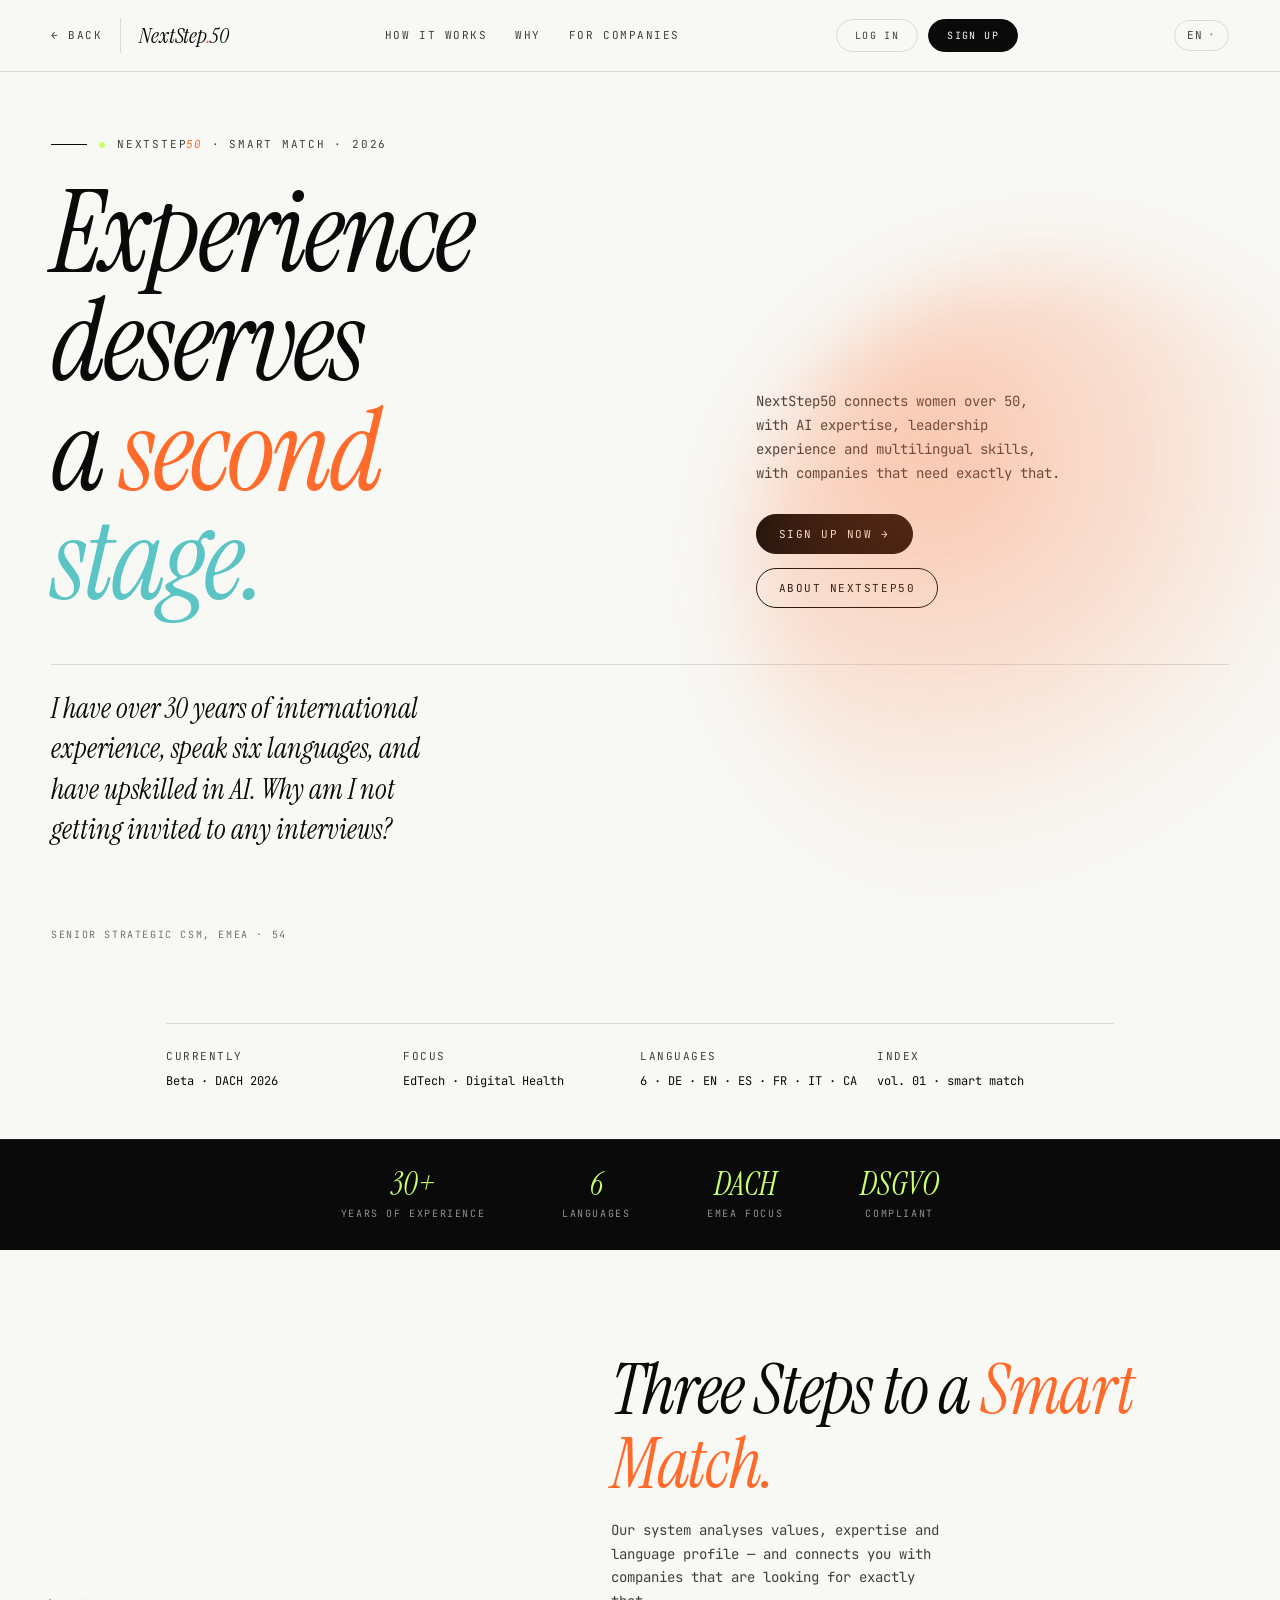
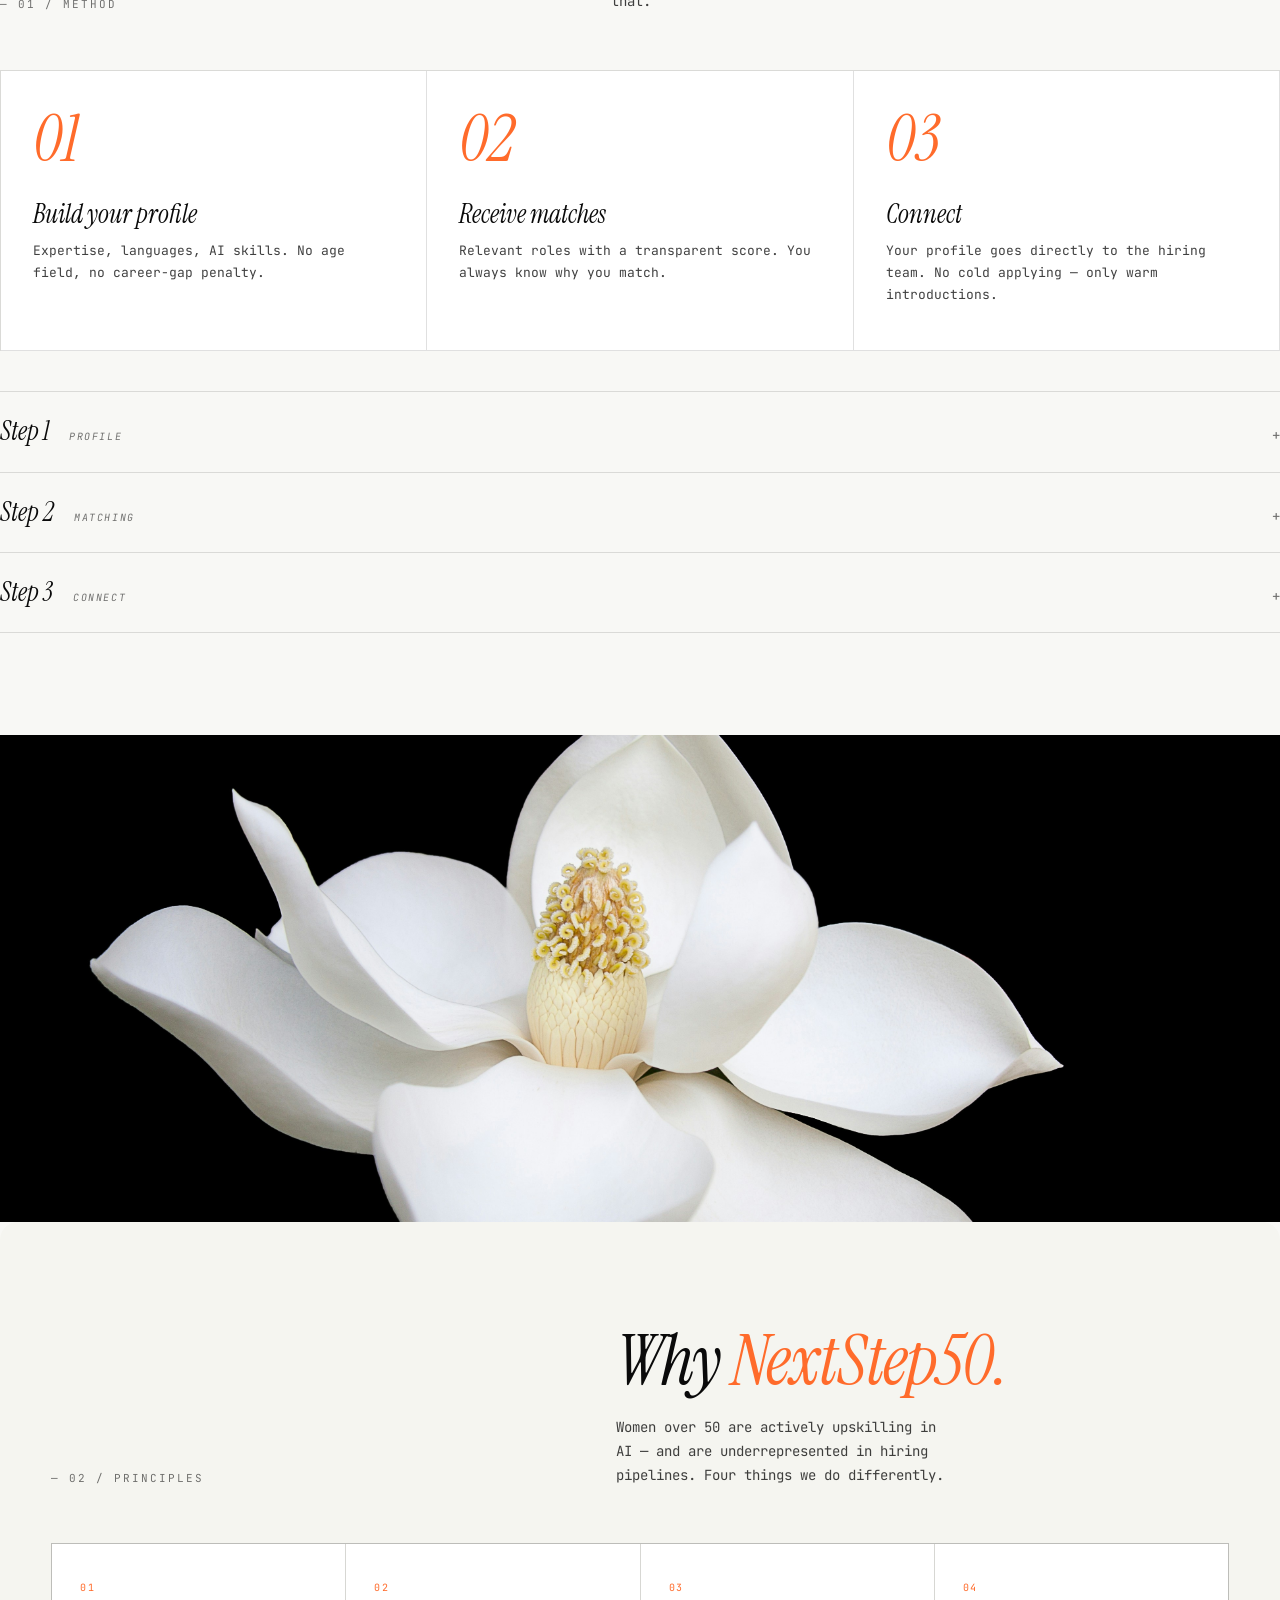
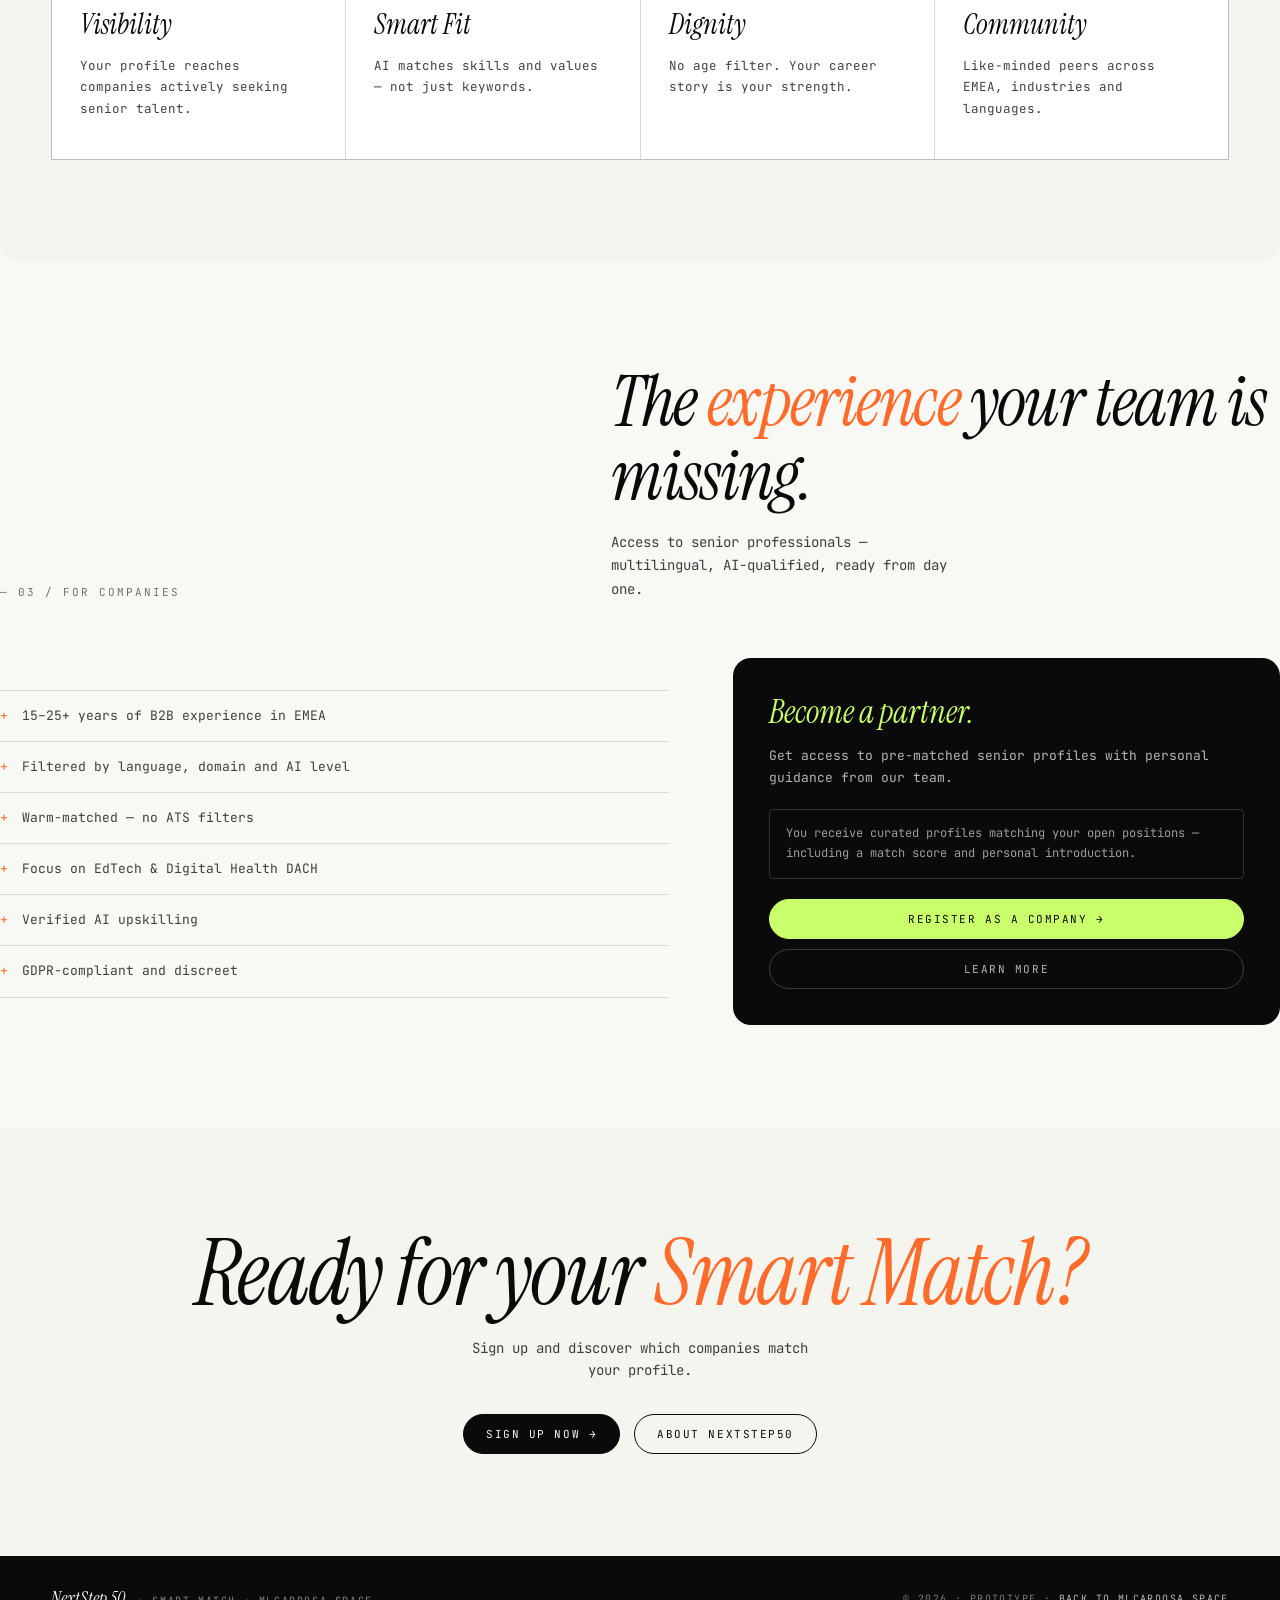
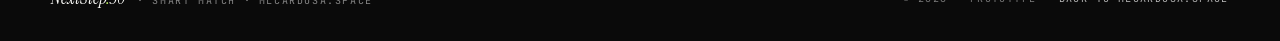
<file: nextstep50.html>
<!doctype html>
<html lang="en">
<head>
<meta charset="utf-8" />
<meta name="viewport" content="width=device-width, initial-scale=1" />
<title>NextStep50 · Smart Match · mlcardosa.space</title>
<link rel="preconnect" href="https://fonts.googleapis.com" />
<link rel="preconnect" href="https://fonts.gstatic.com" crossorigin />
<link href="https://fonts.googleapis.com/css2?family=Instrument+Serif:ital@0;1&family=DM+Serif+Display:ital@0;1&family=JetBrains+Mono:wght@300;400;500&display=swap" rel="stylesheet" />
<style>
/* ====== TOKENS — same vocabulary as mlcardosa.space ====== */
:root {
  --white: #ffffff;
  --obsidian: #0a0a0a;
  --lime: #c9ff6b;
  --orange: #ff6b2b;
  --aqua: #5bc4c5;
  --cream: #f5f5f0;
  --offwhite: #f8f8f5;
  --black-85: rgba(0,0,0,0.85);
  --black-75: rgba(0,0,0,0.75);
  --black-55: rgba(0,0,0,0.55);
  --black-40: rgba(0,0,0,0.40);
  --black-12: rgba(0,0,0,0.12);
  --black-06: rgba(0,0,0,0.06);

  --bg: var(--offwhite);
  --fg: var(--obsidian);
  --muted: var(--black-75);
  --soft: var(--black-55);
  --line: var(--black-12);
  --card: var(--white);

  --serif: "Instrument Serif", "DM Serif Display", "Times New Roman", serif;
  --mono: "JetBrains Mono", "IBM Plex Mono", ui-monospace, "SF Mono", Menlo, monospace;

  --max: 1440px;
  --pad: clamp(20px, 4vw, 64px);
  --gap-lg: clamp(48px, 8vw, 112px);
  --r-sm: 4px;
  --r-md: 10px;
  --r-lg: 18px;
}

* { box-sizing: border-box; }
html, body { margin: 0; padding: 0; }
body {
  font-family: var(--mono);
  font-size: 14px;
  line-height: 1.6;
  background: var(--bg);
  color: var(--fg);
  -webkit-font-smoothing: antialiased;
}
a { color: inherit; text-decoration: none; }
button { font-family: inherit; cursor: pointer; }
input, select, textarea { font-family: inherit; }
h1, h2, h3, h4 { margin: 0; font-weight: 400; }
p { margin: 0; }

/* Typography helpers */
.serif { font-family: var(--serif); font-style: italic; font-weight: 400; letter-spacing: -0.01em; }
.mono { font-family: var(--mono); }
.label {
  font-family: var(--mono);
  text-transform: uppercase;
  letter-spacing: 0.14em;
  font-size: 11px;
  color: var(--muted);
}

.container { max-width: var(--max); margin: 0 auto; padding: 0 var(--pad); }
.section { padding: var(--gap-lg) 0; }
.divider { height: 1px; background: var(--line); }

.hidden { display: none !important; }

/* ====== NAV ====== */
.nav {
  position: sticky; top: 0; z-index: 50;
  display: flex; align-items: center; justify-content: space-between;
  padding: 18px var(--pad);
  backdrop-filter: blur(10px);
  background: color-mix(in oklab, var(--bg) 88%, transparent);
  border-bottom: 1px solid var(--line);
}
.nav-brand {
  font-family: var(--serif); font-style: italic; font-size: 22px; letter-spacing: -0.01em;
}
.nav-brand .dot { color: var(--orange); }
.nav-brand small {
  font-family: var(--mono); font-style: normal;
  text-transform: uppercase; letter-spacing: 0.18em;
  font-size: 10px; color: var(--soft); margin-left: 10px;
}
.nav-links { display: flex; gap: 28px; align-items: center; }
.nav-links a, .nav-links span {
  font-family: var(--mono); text-transform: uppercase;
  font-size: 11px; letter-spacing: 0.14em; color: var(--muted);
  cursor: pointer; transition: color 200ms;
}
.nav-links a:hover, .nav-links span:hover { color: var(--fg); }
.nav-actions { display: flex; gap: 10px; align-items: center; }
.nav-user {
  display: flex; align-items: center; gap: 10px;
  padding: 6px 14px 6px 6px;
  border: 1px solid var(--line);
  border-radius: 999px;
  background: var(--card);
  cursor: pointer;
  transition: border-color 200ms;
}
.nav-user:hover { border-color: var(--fg); }
.nav-av {
  width: 28px; height: 28px; border-radius: 50%;
  display: flex; align-items: center; justify-content: center;
  font-family: var(--mono); font-size: 10px; letter-spacing: 0.04em; font-weight: 500;
}
.nav-av.w { background: rgba(255,107,43,.12); color: var(--orange); }
.nav-av.c { background: var(--obsidian); color: var(--lime); border-radius: 6px; }
.nav-uname { font-family: var(--mono); font-size: 11px; letter-spacing: 0.1em; text-transform: uppercase; }
.dd {
  position: absolute; top: 64px; right: var(--pad);
  background: var(--card); border: 1px solid var(--line);
  border-radius: var(--r-md); padding: 6px 0; min-width: 180px;
  display: none; z-index: 80;
}
.dd.show { display: block; }
.dd-i { padding: 10px 18px; font-family: var(--mono); font-size: 11px; letter-spacing: 0.1em; text-transform: uppercase; color: var(--muted); cursor: pointer; }
.dd-i:hover { color: var(--fg); background: var(--black-06); }
.dd-i.red { color: var(--orange); }
.dd-sep { height: 1px; background: var(--line); margin: 4px 0; }

@media (max-width: 820px) {
  .nav-links { display: none; }
}

/* ====== BUTTONS ====== */
.btn {
  display: inline-flex; align-items: center; justify-content: center; gap: 10px;
  font-family: var(--mono); text-transform: uppercase; letter-spacing: 0.14em;
  font-size: 11px; padding: 12px 22px; border-radius: 999px; border: 1px solid var(--fg);
  background: transparent; color: var(--fg); transition: all 200ms;
}
.btn:hover { background: var(--fg); color: var(--bg); }
.btn-primary {
  background: var(--fg); color: var(--bg); border-color: var(--fg);
}
.btn-primary:hover { background: var(--orange); border-color: var(--orange); color: var(--white); }
.btn-soft {
  border-color: var(--line); color: var(--muted);
}
.btn-soft:hover { background: transparent; color: var(--fg); border-color: var(--fg); }
.btn-w { width: 100%; }
.btn-sm { padding: 9px 18px; font-size: 10px; }

.cta {
  display: inline-flex; align-items: center; gap: 10px;
  font-family: var(--mono); text-transform: uppercase; letter-spacing: 0.14em; font-size: 11px;
  padding-bottom: 6px;
  border-bottom: 1px solid var(--fg);
  cursor: pointer; transition: gap 200ms;
}
.cta:hover { gap: 18px; }

/* ====== PAGES (router) ====== */
.pg { display: none; }
.pg.on { display: block; animation: fadeUp .5s ease-out; }
@keyframes fadeUp { from { opacity: 0; transform: translateY(18px); } to { opacity: 1; transform: none; } }

/* ====== HERO ====== */
.hero {
  min-height: 86vh;
  padding: 64px var(--pad) 48px;
  display: grid; grid-template-rows: 1fr auto; gap: 48px;
  position: relative; overflow: hidden;
}
.hero-inner {
  max-width: var(--max); margin: 0 auto; width: 100%;
  display: grid; grid-template-columns: 1.15fr 0.85fr;
  gap: clamp(32px, 5vw, 80px); align-items: end;
}
.hero-eyebrow {
  display: flex; align-items: center; gap: 12px;
  font-family: var(--mono); text-transform: uppercase;
  font-size: 11px; letter-spacing: 0.16em; color: var(--muted);
  margin-bottom: 24px;
}
.hero-eyebrow .bar { width: 36px; height: 1px; background: var(--fg); }
.hero-eyebrow .live-dot { width: 6px; height: 6px; border-radius: 50%; background: var(--lime); animation: pulse 2s infinite; }
@keyframes pulse { 0%,100% { opacity: 1 } 50% { opacity: .35 } }
.hero-eyebrow .eyebrow-text { display: inline; } .hero-eyebrow .ns-fifty { color: var(--orange); font-style: italic; display: inline-block; margin-left: -0.16em; }

.hero-title {
  font-family: var(--serif); font-style: italic;
  font-size: clamp(56px, 9vw, 132px);
  line-height: 0.95; letter-spacing: -0.025em;
}
.hero-title .accent-orange { color: var(--orange); }
.hero-title .accent-aqua { color: var(--aqua); }
.hero-side {
  display: flex; flex-direction: column; gap: 28px;
  padding-bottom: 8px; max-width: 38ch;
}
.hero-blurb { font-family: var(--mono); font-size: 14px; line-height: 1.7; color: var(--muted); }
.hero-actions { display: flex; gap: 14px; flex-wrap: wrap; }

.hero-quote {
  max-width: var(--max); margin: 0 auto; width: 100%;
  border-top: 1px solid var(--line);
  padding-top: 24px;
  display: grid; grid-template-columns: 1.15fr 0.85fr;
  gap: clamp(32px, 5vw, 80px);
}
.hero-quote q {
  font-family: var(--serif); font-style: italic;
  font-size: clamp(20px, 2.4vw, 28px); line-height: 1.45;
  color: var(--fg); display: block; quotes: none;
  max-width: 32ch;
}
.hero-quote cite {
  display: block;
  font-family: var(--mono); text-transform: uppercase;
  font-size: 10px; letter-spacing: 0.16em; color: var(--soft);
  font-style: normal; margin-top: 12px;
}
.hero-meta-row {
  max-width: var(--max); margin: 32px auto 0;
  display: grid; grid-template-columns: repeat(4, 1fr);
  border-top: 1px solid var(--line);
  padding-top: 20px;
}
.hero-meta-row > div { padding-right: 20px; }
.hero-meta-row .val { font-family: var(--mono); font-size: 12px; color: var(--fg); display: block; margin-top: 6px; }

.hero-bg {
  position: absolute; right: -8vw; top: 18%;
  width: 50vw; height: 50vw; max-width: 720px; max-height: 720px;
  border-radius: 50%;
  background: radial-gradient(circle at 30% 30%, color-mix(in oklab, var(--orange) 65%, transparent), transparent 65%);
  filter: blur(40px); opacity: 0.55;
  pointer-events: none;
}

/* ====== STATS BAND ====== */
.stats {
  background: var(--obsidian); color: var(--offwhite);
  padding: 28px var(--pad);
  display: flex; justify-content: center; gap: clamp(32px, 6vw, 96px);
  border-top: 1px solid rgba(255,255,255,.08);
}
.st { text-align: center; }
.st-n { font-family: var(--serif); font-style: italic; font-size: 32px; line-height: 1; color: var(--lime); }
.st-l { font-family: var(--mono); text-transform: uppercase; font-size: 10px; letter-spacing: 0.16em; color: rgba(255,255,255,.55); margin-top: 6px; }

/* ====== SECTION TITLE ====== */
.sec-head { display: grid; grid-template-columns: 0.9fr 1.1fr; gap: clamp(32px, 5vw, 80px); align-items: end; margin-bottom: 56px; }
.sec-num { font-family: var(--mono); font-size: 11px; letter-spacing: 0.18em; text-transform: uppercase; color: var(--soft); }
.sec-title { font-family: var(--serif); font-style: italic; font-size: clamp(40px, 5.5vw, 72px); line-height: 1.05; letter-spacing: -0.02em; }
.sec-title em { font-style: italic; color: var(--orange); }
.sec-sub { font-family: var(--mono); font-size: 14px; line-height: 1.7; color: var(--muted); max-width: 42ch; }

/* ====== HOW (3 steps) ====== */
.how {
  display: grid; grid-template-columns: repeat(3, 1fr);
  border-top: 1px solid var(--line);
  border-left: 1px solid var(--line);
}
.how-s {
  border-right: 1px solid var(--line);
  border-bottom: 1px solid var(--line);
  padding: 36px 32px 44px;
  background: var(--card);
}
.how-n { font-family: var(--serif); font-style: italic; font-size: 64px; color: var(--orange); line-height: 1; margin-bottom: 28px; }
.how-t { font-family: var(--serif); font-style: italic; font-size: 26px; line-height: 1.2; margin-bottom: 10px; }
.how-d { font-family: var(--mono); font-size: 13px; color: var(--muted); line-height: 1.7; }

/* ====== ACCORDION ====== */
.acc {
  border-top: 1px solid var(--line);
}
.acc:last-of-type { border-bottom: 1px solid var(--line); }
.acc-h {
  padding: 24px 0; display: flex; justify-content: space-between; align-items: baseline;
  cursor: pointer; gap: 32px;
}
.acc-h h4 { font-family: var(--serif); font-style: italic; font-size: 26px; line-height: 1.2; }
.acc-h .badge {
  font-family: var(--mono); font-size: 10px; letter-spacing: 0.16em; text-transform: uppercase;
  color: var(--soft); margin-left: 16px;
}
.acc-arr { font-family: var(--mono); font-size: 14px; color: var(--soft); transition: transform .3s; }
.acc.open .acc-arr { transform: rotate(45deg); color: var(--orange); }
.acc-b { max-height: 0; overflow: hidden; transition: max-height .35s ease; }
.acc.open .acc-b { max-height: 600px; }
.acc-bi { padding: 0 0 28px; max-width: 64ch; }
.acc-bi p { font-family: var(--mono); font-size: 14px; color: var(--muted); line-height: 1.75; margin-bottom: 14px; }
.acc-bi ul { list-style: none; padding: 0; }
.acc-bi li {
  font-family: var(--mono); font-size: 13px; color: var(--muted); line-height: 1.7;
  padding: 6px 0 6px 22px; position: relative;
}
.acc-bi li::before { content: "—"; position: absolute; left: 0; color: var(--orange); }

/* ====== PILLARS (4 cards) ====== */
.pils {
  display: grid; grid-template-columns: repeat(4, 1fr); gap: 1px;
  background: var(--line);
  border: 1px solid var(--line);
}
.pil {
  background: var(--card); padding: 36px 28px 40px;
  display: flex; flex-direction: column; gap: 14px;
  transition: background .3s;
}
.pil:hover { background: var(--cream); }
.pil-num { font-family: var(--mono); font-size: 10px; letter-spacing: 0.18em; color: var(--orange); }
.pil h3 { font-family: var(--serif); font-style: italic; font-size: 28px; line-height: 1.1; }
.pil p { font-family: var(--mono); font-size: 12.5px; color: var(--muted); line-height: 1.7; }

/* ====== TWO-COL (companies) ====== */
.twocol { display: grid; grid-template-columns: 1.1fr 0.9fr; gap: clamp(32px, 5vw, 80px); align-items: start; }
.co-list { list-style: none; padding: 0; margin-top: 32px; border-top: 1px solid var(--line); }
.co-list li {
  font-family: var(--mono); font-size: 13px; color: var(--muted); line-height: 1.7;
  padding: 14px 0 14px 22px; border-bottom: 1px solid var(--line); position: relative;
}
.co-list li::before { content: "+"; position: absolute; left: 0; color: var(--orange); font-family: var(--mono); }
.co-box {
  background: var(--obsidian); color: var(--offwhite);
  padding: 36px; border-radius: var(--r-lg);
}
.co-box h3 { font-family: var(--serif); font-style: italic; font-size: 32px; line-height: 1.15; margin-bottom: 14px; color: var(--lime); }
.co-box p { font-family: var(--mono); font-size: 13px; color: rgba(255,255,255,.7); line-height: 1.7; margin-bottom: 20px; }
.co-note {
  font-family: var(--mono); font-size: 12px; line-height: 1.65;
  color: rgba(255,255,255,.6); padding: 14px 16px;
  border: 1px solid rgba(255,255,255,.16); border-radius: var(--r-sm);
  margin-bottom: 20px;
}
.co-box .btn { color: var(--obsidian); background: var(--lime); border-color: var(--lime); }
.co-box .btn:hover { background: var(--white); border-color: var(--white); }
.co-box .btn-ghost {
  background: transparent; color: rgba(255,255,255,.7);
  border-color: rgba(255,255,255,.2);
}
.co-box .btn-ghost:hover { color: var(--lime); border-color: var(--lime); background: transparent; }

/* ====== CTA BAND ====== */
.cta-band {
  background: var(--cream);
  padding: var(--gap-lg) var(--pad);
  text-align: center;
}
.cta-band h2 {
  font-family: var(--serif); font-style: italic;
  font-size: clamp(48px, 7vw, 96px); line-height: 1; letter-spacing: -0.02em;
  margin-bottom: 18px;
}
.cta-band h2 em { color: var(--orange); }
.cta-band p {
  font-family: var(--mono); font-size: 14px; color: var(--muted);
  max-width: 44ch; margin: 0 auto 32px;
}
.cta-band .actions { display: flex; gap: 14px; justify-content: center; flex-wrap: wrap; }

/* ====== FOOTER ====== */
.foot {
  background: var(--obsidian); color: var(--offwhite);
  padding: 28px var(--pad);
  display: flex; justify-content: space-between; align-items: center; flex-wrap: wrap; gap: 16px;
}
.foot-brand { font-family: var(--serif); font-style: italic; font-size: 18px; }
.foot-brand .dot { color: var(--lime); }
.foot-brand small { font-family: var(--mono); font-style: normal; text-transform: uppercase; letter-spacing: 0.16em; font-size: 10px; color: rgba(255,255,255,.5); margin-left: 12px; }
.foot p { font-family: var(--mono); font-size: 10px; letter-spacing: 0.14em; text-transform: uppercase; color: rgba(255,255,255,.45); }
.foot a { color: rgba(255,255,255,.7); }
.foot a:hover { color: var(--lime); }

/* ====== AUTH ====== */
.auth { min-height: 100vh; display: grid; grid-template-columns: 1fr 1fr; }
.auth-l {
  padding: clamp(32px, 6vw, 80px);
  display: flex; flex-direction: column; justify-content: center;
  max-width: 600px; width: 100%;
}
.auth-r {
  background: var(--obsidian); color: var(--offwhite);
  padding: clamp(32px, 6vw, 80px);
  display: flex; flex-direction: column; justify-content: center; gap: 20px;
  position: relative; overflow: hidden;
}
.auth-r::before {
  content: ""; position: absolute; right: -10%; top: 30%;
  width: 60%; aspect-ratio: 1; border-radius: 50%;
  background: radial-gradient(circle at 30% 30%, color-mix(in oklab, var(--orange) 55%, transparent), transparent 65%);
  filter: blur(30px); opacity: .4;
}
.auth-r-inner { position: relative; max-width: 38ch; }
.auth-r q {
  font-family: var(--serif); font-style: italic;
  font-size: clamp(22px, 2.4vw, 32px); line-height: 1.35;
  color: var(--offwhite); display: block; quotes: none;
}
.auth-r cite {
  display: block; margin-top: 16px; font-family: var(--mono);
  font-size: 10px; letter-spacing: 0.18em; text-transform: uppercase;
  font-style: normal; color: rgba(255,255,255,.55);
}
.auth-back {
  font-family: var(--mono); font-size: 11px; letter-spacing: 0.14em; text-transform: uppercase;
  color: var(--muted); margin-bottom: 32px; display: inline-flex; gap: 10px; align-items: center;
}
.auth-back:hover { color: var(--fg); }
.auth-t {
  font-family: var(--serif); font-style: italic;
  font-size: clamp(36px, 5vw, 56px); line-height: 1; letter-spacing: -0.02em;
  margin-bottom: 8px;
}
.auth-st { font-family: var(--mono); font-size: 13px; color: var(--muted); margin-bottom: 36px; line-height: 1.7; }
.auth-tg { margin-top: 28px; font-family: var(--mono); font-size: 11px; letter-spacing: 0.12em; text-transform: uppercase; color: var(--muted); }
.auth-tg a { color: var(--orange); cursor: pointer; }
.auth-tg a:hover { text-decoration: underline; }
.auth-sw {
  display: flex; gap: 0; margin-bottom: 28px;
  border: 1px solid var(--line); border-radius: 999px; padding: 4px;
}
.auth-sw-b {
  flex: 1; padding: 10px 16px; font-family: var(--mono); font-size: 10px;
  letter-spacing: 0.16em; text-transform: uppercase;
  border: none; background: transparent; color: var(--muted); border-radius: 999px;
  transition: all 200ms;
}
.auth-sw-b.on { background: var(--obsidian); color: var(--offwhite); }

@media (max-width: 820px) { .auth { grid-template-columns: 1fr; } .auth-r { display: none; } }

/* ====== FORMS ====== */
.fld { margin-bottom: 18px; }
.fld label {
  display: block; font-family: var(--mono); font-size: 10px; letter-spacing: 0.16em;
  text-transform: uppercase; color: var(--soft); margin-bottom: 8px;
}
.fld input, .fld select, .fld textarea {
  width: 100%; padding: 12px 14px;
  border: 1px solid var(--line); border-radius: var(--r-sm);
  background: var(--card); color: var(--fg);
  font-family: var(--mono); font-size: 13px;
  transition: border-color 200ms;
}
.fld input:focus, .fld select:focus, .fld textarea:focus {
  outline: none; border-color: var(--orange);
}
.fld textarea { min-height: 88px; resize: vertical; }
.fld-row { display: grid; grid-template-columns: 1fr 1fr; gap: 12px; }
.chips { display: flex; flex-wrap: wrap; gap: 8px; }
.chip {
  padding: 8px 16px; border-radius: 999px;
  border: 1px solid var(--line); background: var(--card);
  font-family: var(--mono); font-size: 11px; letter-spacing: 0.08em; text-transform: uppercase;
  color: var(--muted); cursor: pointer; transition: all 200ms;
}
.chip:hover { border-color: var(--fg); color: var(--fg); }
.chip.on { background: var(--obsidian); color: var(--offwhite); border-color: var(--obsidian); }

.subform-card {
  border: 1px solid var(--line); border-radius: var(--r-md);
  padding: 24px; margin-bottom: 18px; background: var(--cream);
}
.subform-card .label { color: var(--orange); margin-bottom: 14px; display: block; }

/* ====== DASHBOARD ====== */
.dash { padding: 56px var(--pad) 96px; max-width: var(--max); margin: 0 auto; }
.dash-top { display: flex; justify-content: space-between; align-items: end; margin-bottom: 40px; gap: 24px; flex-wrap: wrap; }
.dash-gr { font-family: var(--serif); font-style: italic; font-size: clamp(36px, 5vw, 56px); line-height: 1; letter-spacing: -0.02em; margin-bottom: 8px; }
.dash-sub { font-family: var(--mono); font-size: 13px; color: var(--muted); }

.metrics {
  display: grid; grid-template-columns: repeat(4, 1fr); gap: 1px;
  background: var(--line); border: 1px solid var(--line);
  border-radius: var(--r-md); overflow: hidden;
  margin-bottom: 56px;
}
.metric {
  background: var(--card); padding: 24px;
  display: flex; flex-direction: column; gap: 8px;
}
.metric-l { font-family: var(--mono); font-size: 10px; letter-spacing: 0.16em; text-transform: uppercase; color: var(--soft); }
.metric-v { font-family: var(--serif); font-style: italic; font-size: 44px; line-height: 1; }
.metric-n { font-family: var(--mono); font-size: 11px; color: var(--muted); }

.section-h {
  display: flex; align-items: baseline; gap: 16px;
  font-family: var(--serif); font-style: italic; font-size: 32px; line-height: 1.1;
  margin-bottom: 20px;
}
.section-h .cnt {
  font-family: var(--mono); font-style: normal;
  font-size: 11px; letter-spacing: 0.14em; text-transform: uppercase;
  color: var(--soft);
}

/* match cards */
.mlist { display: flex; flex-direction: column; gap: 0; border-top: 1px solid var(--line); }
.mc {
  display: grid; grid-template-columns: 56px 1fr auto;
  gap: 20px; padding: 24px 8px;
  border-bottom: 1px solid var(--line);
  cursor: pointer; transition: background .2s;
  align-items: center;
}
.mc:hover { background: var(--cream); }
.mc-av {
  width: 48px; height: 48px; border-radius: 50%;
  display: flex; align-items: center; justify-content: center;
  font-family: var(--mono); font-size: 12px; font-weight: 500;
}
.mc-av.w { background: rgba(255,107,43,.12); color: var(--orange); }
.mc-av.co { background: var(--obsidian); color: var(--lime); border-radius: 6px; }
.mc-info { min-width: 0; }
.mc-name { font-family: var(--serif); font-style: italic; font-size: 24px; line-height: 1.15; margin-bottom: 4px; }
.mc-role { font-family: var(--mono); font-size: 12px; color: var(--muted); margin-bottom: 8px; }
.mc-tags { display: flex; gap: 8px; flex-wrap: wrap; }
.tg {
  font-family: var(--mono); font-size: 9px; letter-spacing: 0.14em; text-transform: uppercase;
  padding: 4px 10px; border-radius: 999px;
  border: 1px solid var(--line); color: var(--muted);
}
.tg.g { color: var(--orange); border-color: var(--orange); }
.mc-sc { display: flex; flex-direction: column; align-items: flex-end; gap: 6px; min-width: 100px; }
.mc-sn { font-family: var(--serif); font-style: italic; font-size: 36px; line-height: 1; }
.mc-sl { font-family: var(--mono); font-size: 9px; letter-spacing: 0.18em; text-transform: uppercase; color: var(--soft); }
.mc-sl.done { color: var(--orange); }
.mc-bar { width: 80px; height: 2px; background: var(--line); border-radius: 1px; overflow: hidden; }
.mc-bf { height: 100%; background: var(--orange); transition: width .5s; }

/* blur */
.blur { filter: blur(5px); user-select: none; transition: filter .4s; }
.blur.clear { filter: none; }

/* ====== DETAIL PANEL ====== */
.dp-ov {
  position: fixed; inset: 0; background: rgba(10,10,10,.5);
  backdrop-filter: blur(2px);
  z-index: 90; display: none;
}
.dp-ov.show { display: block; }
.dp {
  position: fixed; top: 0; right: -640px; height: 100vh; width: 600px; max-width: 92vw;
  background: var(--bg); z-index: 100;
  display: flex; flex-direction: column;
  border-left: 1px solid var(--line);
  transition: right .4s ease;
  overflow: hidden;
}
.dp.open { right: 0; }
.dp-head {
  background: var(--obsidian); color: var(--offwhite);
  padding: 32px 32px 28px;
  position: relative;
}
.dp-close {
  position: absolute; top: 16px; right: 16px;
  width: 36px; height: 36px; border-radius: 50%;
  background: rgba(255,255,255,.1); border: none; color: var(--offwhite);
  font-size: 16px; cursor: pointer; transition: background .2s;
}
.dp-close:hover { background: rgba(255,255,255,.2); }
.dp-eyebrow {
  font-family: var(--mono); font-size: 10px; letter-spacing: 0.18em; text-transform: uppercase;
  color: var(--lime); margin-bottom: 8px;
}
.dp-title { font-family: var(--serif); font-style: italic; font-size: 36px; line-height: 1.1; letter-spacing: -0.01em; margin-bottom: 6px; }
.dp-meta { font-family: var(--mono); font-size: 11px; letter-spacing: 0.12em; text-transform: uppercase; color: rgba(255,255,255,.55); }
.dp-body { flex: 1; overflow-y: auto; padding: 28px 32px; }
.dp-desc { font-family: var(--mono); font-size: 13px; line-height: 1.75; color: var(--muted); margin-bottom: 28px; }
.dp-sec { font-family: var(--mono); font-size: 10px; letter-spacing: 0.18em; text-transform: uppercase; color: var(--orange); margin-bottom: 14px; margin-top: 24px; }
.dp-sec:first-child { margin-top: 0; }

.meter {
  border-bottom: 1px solid var(--line);
  padding: 12px 0;
}
.meter-h {
  display: flex; justify-content: space-between;
  font-family: var(--mono); font-size: 12px; color: var(--fg);
  margin-bottom: 8px;
}
.meter-h span:last-child { color: var(--orange); font-weight: 500; }
.meter-t { height: 2px; background: var(--line); border-radius: 1px; overflow: hidden; }
.meter-f { height: 100%; background: var(--orange); transition: width .6s; }

.dp-cta {
  background: var(--cream); border-radius: var(--r-md);
  padding: 24px; margin-top: 28px; text-align: left;
}
.dp-cta h4 { font-family: var(--serif); font-style: italic; font-size: 22px; line-height: 1.2; margin-bottom: 6px; }
.dp-cta p { font-family: var(--mono); font-size: 12px; color: var(--muted); margin-bottom: 16px; line-height: 1.7; }
.dp-connected {
  background: var(--lime); padding: 24px; border-radius: var(--r-md); margin-top: 28px;
}
.dp-connected h4 { font-family: var(--serif); font-style: italic; font-size: 22px; line-height: 1.15; color: var(--obsidian); margin-bottom: 4px; }
.dp-connected p { font-family: var(--mono); font-size: 12px; color: var(--obsidian); line-height: 1.7; }

.dp-foot { padding: 16px 32px; border-top: 1px solid var(--line); display: flex; gap: 10px; }

/* ====== TOAST ====== */
.toast {
  position: fixed; top: 88px; right: var(--pad);
  background: var(--obsidian); color: var(--offwhite);
  padding: 14px 22px; border-radius: var(--r-md);
  font-family: var(--mono); font-size: 12px; letter-spacing: 0.06em;
  display: none; z-index: 200; max-width: 360px;
  border: 1px solid rgba(255,255,255,.1);
}
.toast.show { display: flex; align-items: center; gap: 12px; animation: slideIn .25s ease; }
.toast::before { content: "✓"; color: var(--lime); font-family: var(--mono); }
@keyframes slideIn { from { opacity: 0; transform: translateY(-10px); } }

/* ====== OVERLAY (about / profile) ====== */
.ov {
  position: fixed; inset: 0; background: rgba(10,10,10,.55);
  backdrop-filter: blur(4px); z-index: 110;
  display: none; align-items: center; justify-content: center;
  padding: 20px;
}
.ov.show { display: flex; animation: fadeIn .2s ease; }
@keyframes fadeIn { from { opacity: 0; } }
.ov-box {
  background: var(--bg); border-radius: var(--r-lg);
  width: 100%; max-width: 560px; max-height: 88vh; overflow-y: auto;
  border: 1px solid var(--line);
}
.ov-pad { padding: 36px; }
.ov-t { font-family: var(--serif); font-style: italic; font-size: 36px; line-height: 1.05; letter-spacing: -0.01em; margin-bottom: 8px; }
.ov-st { font-family: var(--mono); font-size: 13px; line-height: 1.7; color: var(--muted); margin-bottom: 24px; }
.ov-block { margin-bottom: 18px; }
.ov-block .lbl { font-family: var(--mono); font-size: 10px; letter-spacing: 0.16em; text-transform: uppercase; color: var(--orange); margin-bottom: 6px; }
.ov-block p { font-family: var(--mono); font-size: 13px; color: var(--muted); line-height: 1.7; }

.prof-head {
  background: var(--obsidian); color: var(--offwhite);
  padding: 36px;
  display: flex; gap: 24px; align-items: center;
  border-radius: var(--r-lg) var(--r-lg) 0 0;
}
.prof-av {
  width: 72px; height: 72px; border-radius: 50%;
  display: flex; align-items: center; justify-content: center;
  font-family: var(--mono); font-size: 18px;
}
.prof-av.w { background: rgba(255,107,43,.18); color: var(--orange); }
.prof-av.co { background: rgba(201,255,107,.15); color: var(--lime); border-radius: 10px; }
.prof-name { font-family: var(--serif); font-style: italic; font-size: 30px; line-height: 1.1; letter-spacing: -0.01em; }
.prof-role { font-family: var(--mono); font-size: 11px; letter-spacing: 0.14em; text-transform: uppercase; color: rgba(255,255,255,.6); margin-top: 6px; }

/* ====== RESPONSIVE ====== */
@media (max-width: 980px) {
  .hero-inner { grid-template-columns: 1fr; }
  .hero-quote { grid-template-columns: 1fr; }
  .hero-meta-row { grid-template-columns: 1fr 1fr; gap: 16px; }
  .sec-head { grid-template-columns: 1fr; gap: 16px; }
  .how { grid-template-columns: 1fr; }
  .pils { grid-template-columns: 1fr 1fr; }
  .twocol { grid-template-columns: 1fr; }
  .metrics { grid-template-columns: 1fr 1fr; }
  .stats { flex-wrap: wrap; gap: 32px; }
  .mc { grid-template-columns: 48px 1fr; }
  .mc-sc { grid-column: 2; align-items: flex-start; }
}
@media (max-width: 600px) {
  .pils { grid-template-columns: 1fr; }
  .metrics { grid-template-columns: 1fr; }
}
</style>
</head>
<body>

<template id="__bundler_thumbnail" data-bg-color="#0a0a0a">
  <svg viewBox="0 0 1200 800" xmlns="http://www.w3.org/2000/svg">
    <rect width="1200" height="800" fill="#0a0a0a"/>
    <text x="600" y="400" font-family="Georgia, serif" font-size="100" fill="#ffffff" text-anchor="middle" dominant-baseline="middle">NextStep<tspan fill="#FF6B2B">.</tspan>50</text>
  </svg>
</template>

<!-- ===== NAV ===== -->
<nav class="nav" id="nav">
  <div class="nav-left" style="display:flex;align-items:center;gap:18px">
    <a class="nav-back" href="index.html" style="font-family:var(--mono);text-transform:uppercase;font-size:11px;letter-spacing:.14em;color:var(--muted);display:inline-flex;align-items:center;gap:8px;white-space:nowrap;transition:color .2s" onmouseover="this.style.color='var(--fg)'" onmouseout="this.style.color='var(--muted)'">← Back</a>
    <span class="nav-brand" style="border-left:1px solid var(--line);padding-left:18px">NextStep<span class="dot">.</span>50</span>
  </div>
  <div class="nav-links" id="nav-mid">
    <span onclick="scrollSec('how')">How it works</span>
    <span onclick="scrollSec('why')">Why</span>
    <span onclick="scrollSec('companies')">For Companies</span>
  </div>
  <div class="nav-actions" id="nav-right">
    <button class="btn btn-soft btn-sm" onclick="go('login')">Log in</button>
    <button class="btn btn-primary btn-sm" onclick="go('register')">Sign up</button>
  </div>
</nav>

<!-- ===== LANDING ===== -->
<div class="pg on" id="pg-landing">

  <section class="hero">
    <div class="hero-bg"></div>
    <div class="hero-inner">
      <div>
        <div class="hero-eyebrow"><span class="bar"></span><span class="live-dot"></span><span class="eyebrow-text">NextStep<span class="ns-fifty">50</span> · Smart Match · 2026</span></div>
        <h1 class="hero-title">
          Experience deserves<br>
          a <span class="accent-orange">second</span><br>
          <span class="accent-aqua">stage.</span>
        </h1>
      </div>
      <div class="hero-side">
        <p class="hero-blurb">
          NextStep50 connects women over 50, with AI expertise, leadership experience and multilingual skills, with companies that need exactly that.
        </p>
        <div class="hero-actions">
          <button class="btn btn-primary" onclick="go('register')">Sign up now →</button>
          <button class="btn" onclick="showOv('ov-about')">About NextStep50</button>
        </div>
      </div>
    </div>

    <div class="hero-quote">
      <q>I have over 30 years of international experience, speak six languages, and have upskilled in AI. Why am I not getting invited to any interviews?</q>
      <div></div>
      <cite>Senior Strategic CSM, EMEA · 54</cite>
    </div>

    <div class="hero-meta-row">
      <div><span class="label">Currently</span><span class="val">Beta · DACH 2026</span></div>
      <div><span class="label">Focus</span><span class="val">EdTech · Digital Health</span></div>
      <div><span class="label">Languages</span><span class="val">6 · DE · EN · ES · FR · IT · CA</span></div>
      <div><span class="label">Index</span><span class="val">vol. 01 · smart match</span></div>
    </div>
  </section>

  <!-- stats -->
  <div class="stats">
    <div class="st"><div class="st-n">30+</div><div class="st-l">Years of experience</div></div>
    <div class="st"><div class="st-n">6</div><div class="st-l">Languages</div></div>
    <div class="st"><div class="st-n">DACH</div><div class="st-l">EMEA Focus</div></div>
    <div class="st"><div class="st-n">DSGVO</div><div class="st-l">Compliant</div></div>
  </div>

  <!-- HOW -->
  <section class="section container" id="sec-how">
    <div class="sec-head">
      <div>
        <div class="sec-num">— 01 / Method</div>
      </div>
      <div>
        <h2 class="sec-title">Three Steps to a <em>Smart Match.</em></h2>
        <p class="sec-sub" style="margin-top:18px">Our system analyses values, expertise and language profile — and connects you with companies that are looking for exactly that.</p>
      </div>
    </div>

    <div class="how">
      <div class="how-s">
        <div class="how-n">01</div>
        <h3 class="how-t">Build your profile</h3>
        <p class="how-d">Expertise, languages, AI skills. No age field, no career-gap penalty.</p>
      </div>
      <div class="how-s">
        <div class="how-n">02</div>
        <h3 class="how-t">Receive matches</h3>
        <p class="how-d">Relevant roles with a transparent score. You always know why you match.</p>
      </div>
      <div class="how-s">
        <div class="how-n">03</div>
        <h3 class="how-t">Connect</h3>
        <p class="how-d">Your profile goes directly to the hiring team. No cold applying — only warm introductions.</p>
      </div>
    </div>

    <div style="margin-top:40px">
      <div class="acc" onclick="toggleAcc(this)">
        <div class="acc-h"><h4>Step 1 <span class="badge">Profile</span></h4><span class="acc-arr">+</span></div>
        <div class="acc-b"><div class="acc-bi">
          <p>Your profile shows what you can do, how you work and where you thrive.</p>
          <ul>
            <li>Expertise and industry experience</li>
            <li>Language skills and EMEA coverage</li>
            <li>AI skills and tools</li>
            <li>Work preferences and certifications</li>
          </ul>
        </div></div>
      </div>
      <div class="acc" onclick="toggleAcc(this)">
        <div class="acc-h"><h4>Step 2 <span class="badge">Matching</span></h4><span class="acc-arr">+</span></div>
        <div class="acc-b"><div class="acc-bi">
          <p>Four dimensions, full transparency.</p>
          <ul>
            <li>Professional fit: industry, role, responsibility</li>
            <li>Language coverage</li>
            <li>AI maturity of the company</li>
            <li>Values fit: culture, work model, seniority</li>
          </ul>
        </div></div>
      </div>
      <div class="acc" onclick="toggleAcc(this)">
        <div class="acc-h"><h4>Step 3 <span class="badge">Connect</span></h4><span class="acc-arr">+</span></div>
        <div class="acc-b"><div class="acc-bi">
          <p>Direct path to the hiring manager — personally guided.</p>
          <ul>
            <li>Direct forwarding to the point of contact</li>
            <li>Personal introduction by the NextStep50 team</li>
            <li>Response within 5 business days</li>
            <li>GDPR-compliant and discreet</li>
          </ul>
        </div></div>
      </div>
    </div>
  </section>

  <!-- PHOTO BAND -->
  <div class="photo-band" style="background: url('uploads/quino-al-BlMj6RYy3c0-unsplash-7eb570c9.jpg') center 40% / cover no-repeat; height: clamp(280px, 38vw, 520px); width: 100%;"></div>

  <!-- WHY (pillars) -->
  <section class="section container" id="sec-why" style="background:var(--cream); padding-left: var(--pad); padding-right: var(--pad); border-radius: var(--r-lg);">
    <div class="sec-head">
      <div><div class="sec-num">— 02 / Principles</div></div>
      <div>
        <h2 class="sec-title">Why <em>NextStep50.</em></h2>
        <p class="sec-sub" style="margin-top:18px">Women over 50 are actively upskilling in AI — and are underrepresented in hiring pipelines. Four things we do differently.</p>
      </div>
    </div>
    <div class="pils">
      <div class="pil">
        <span class="pil-num">01</span>
        <h3>Visibility</h3>
        <p>Your profile reaches companies actively seeking senior talent.</p>
      </div>
      <div class="pil">
        <span class="pil-num">02</span>
        <h3>Smart Fit</h3>
        <p>AI matches skills and values — not just keywords.</p>
      </div>
      <div class="pil">
        <span class="pil-num">03</span>
        <h3>Dignity</h3>
        <p>No age filter. Your career story is your strength.</p>
      </div>
      <div class="pil">
        <span class="pil-num">04</span>
        <h3>Community</h3>
        <p>Like-minded peers across EMEA, industries and languages.</p>
      </div>
    </div>
  </section>

  <!-- COMPANIES -->
  <section class="section container" id="sec-companies">
    <div class="sec-head">
      <div><div class="sec-num">— 03 / For Companies</div></div>
      <div>
        <h2 class="sec-title">The <em>experience</em> your team is missing.</h2>
        <p class="sec-sub" style="margin-top:18px">Access to senior professionals — multilingual, AI-qualified, ready from day one.</p>
      </div>
    </div>

    <div class="twocol">
      <div>
        <ul class="co-list">
          <li>15–25+ years of B2B experience in EMEA</li>
          <li>Filtered by language, domain and AI level</li>
          <li>Warm-matched — no ATS filters</li>
          <li>Focus on EdTech &amp; Digital Health DACH</li>
          <li>Verified AI upskilling</li>
          <li>GDPR-compliant and discreet</li>
        </ul>
      </div>
      <div>
        <div class="co-box">
          <h3>Become a partner.</h3>
          <p>Get access to pre-matched senior profiles with personal guidance from our team.</p>
          <div class="co-note">You receive curated profiles matching your open positions — including a match score and personal introduction.</div>
          <button class="btn btn-w" style="margin-bottom:10px" onclick="go('register');setTimeout(()=>setRegType('company'),50)">Register as a company →</button>
          <button class="btn btn-ghost btn-w" onclick="showOv('ov-about')">Learn more</button>
        </div>
      </div>
    </div>
  </section>

  <!-- CTA -->
  <div class="cta-band">
    <h2>Ready for your <em>Smart Match?</em></h2>
    <p>Sign up and discover which companies match your profile.</p>
    <div class="actions">
      <button class="btn btn-primary" onclick="go('register')">Sign up now →</button>
      <button class="btn" onclick="showOv('ov-about')">About NextStep50</button>
    </div>
  </div>

  <footer class="foot">
    <div class="foot-brand">NextStep<span class="dot">.</span>50<small>· Smart Match · mlcardosa.space</small></div>
    <p>© 2026 · Prototype · <a href="index.html">Back to mlcardosa.space</a></p>
  </footer>
</div>

<!-- ===== LOGIN ===== -->
<div class="pg" id="pg-login">
  <div class="auth">
    <div class="auth-l">
      <a class="auth-back" onclick="go('landing')">← Back</a>
      <h1 class="auth-t">Welcome<br>back.</h1>
      <p class="auth-st">Log in to see your matches.</p>
      <div class="fld"><label>E-Mail</label><input type="email" id="login-email" placeholder="your@email.com"></div>
      <div class="fld"><label>Password</label><input type="password" placeholder="••••••••"></div>
      <button class="btn btn-primary btn-w" onclick="doLogin()" style="margin-top:8px">Log in →</button>
      <p class="auth-tg">No account yet? <a onclick="go('register')">Sign up now</a></p>
    </div>
    <div class="auth-r">
      <div class="auth-r-inner">
        <q>After 22 years in B2B sales, I have more to offer than ever before.</q>
        <cite>Senior Profile · Munich</cite>
      </div>
    </div>
  </div>
</div>

<!-- ===== REGISTER ===== -->
<div class="pg" id="pg-register">
  <div class="auth">
    <div class="auth-l" style="max-width: 640px">
      <a class="auth-back" onclick="go('landing')">← Back</a>
      <h1 class="auth-t">Create<br>account.</h1>
      <p class="auth-st">Choose your profile — candidate or company.</p>
      <div class="auth-sw" id="reg-sw">
        <button class="auth-sw-b on" onclick="setRegType('woman')">Candidate</button>
        <button class="auth-sw-b" onclick="setRegType('company')">Company</button>
      </div>

      <!-- WOMAN -->
      <div id="reg-woman">
        <div class="fld-row">
          <div class="fld"><label>First name</label><input placeholder="e.g. Claudia"></div>
          <div class="fld"><label>Last name</label><input placeholder="e.g. Weber"></div>
        </div>
        <div class="fld"><label>E-Mail</label><input type="email" placeholder="claudia@email.com"></div>
        <div class="fld"><label>Password</label><input type="password" placeholder="Min. 8 characters"></div>
        <div class="fld"><label>Current / last job title</label><input placeholder="e.g. Senior Customer Success Manager"></div>
        <div class="fld"><label>Main area of expertise</label><select><option>Customer Success &amp; Account Management</option><option>Project Management</option><option>EdTech &amp; Learning Design</option><option>Digital Health</option><option>Marketing &amp; Communications</option><option>HR &amp; People Operations</option></select></div>
        <div class="fld-row">
          <div class="fld"><label>Professional experience</label><select><option>10–15 years</option><option>15–20 years</option><option selected>20–25 years</option><option>25+ years</option></select></div>
          <div class="fld"><label>Location</label><input placeholder="e.g. Munich"></div>
        </div>
        <div class="fld"><label>Languages</label>
          <div class="chips">
            <div class="chip on" onclick="this.classList.toggle('on')">German</div>
            <div class="chip on" onclick="this.classList.toggle('on')">English</div>
            <div class="chip" onclick="this.classList.toggle('on')">Spanish</div>
            <div class="chip" onclick="this.classList.toggle('on')">French</div>
            <div class="chip" onclick="this.classList.toggle('on')">Italian</div>
            <div class="chip" onclick="this.classList.toggle('on')">Portuguese</div>
          </div>
        </div>
        <div class="fld"><label>AI Skills</label>
          <div class="chips">
            <div class="chip on" onclick="this.classList.toggle('on')">Prompt Engineering</div>
            <div class="chip" onclick="this.classList.toggle('on')">AI Project Management</div>
            <div class="chip" onclick="this.classList.toggle('on')">Automation</div>
            <div class="chip" onclick="this.classList.toggle('on')">Data Analysis</div>
            <div class="chip" onclick="this.classList.toggle('on')">ChatGPT / Claude</div>
          </div>
        </div>
        <div class="fld"><label>Work preference</label>
          <div class="chips">
            <div class="chip on" onclick="selOne(this)">Remote</div>
            <div class="chip" onclick="selOne(this)">Hybrid</div>
            <div class="chip" onclick="selOne(this)">On-site</div>
          </div>
        </div>
        <div class="fld"><label>Short bio (optional)</label><textarea placeholder="What are you looking for? What drives you?"></textarea></div>
        <button class="btn btn-primary btn-w" onclick="doRegister('woman')" style="margin-top:8px">Create profile →</button>
      </div>

      <!-- COMPANY -->
      <div id="reg-company" class="hidden">
        <div class="fld"><label>Company name</label><input placeholder="e.g. LinguaEdge GmbH"></div>
        <div class="fld"><label>Contact person</label><input placeholder="First and last name"></div>
        <div class="fld"><label>E-Mail</label><input type="email" placeholder="hr@company.com"></div>
        <div class="fld"><label>Password</label><input type="password" placeholder="Min. 8 characters"></div>
        <div class="fld-row">
          <div class="fld"><label>Industry</label><select><option>EdTech</option><option>Digital Health</option><option>SaaS / B2B</option><option>HR Tech</option></select></div>
          <div class="fld"><label>Size</label><select><option>10–50</option><option>50–200</option><option>200–1000</option><option>1000+</option></select></div>
        </div>
        <div class="fld"><label>Location(s)</label><input placeholder="e.g. Berlin, Munich, Remote"></div>
        <div class="subform-card">
          <span class="label">Open position 1</span>
          <div class="fld"><label>Job title</label><input placeholder="e.g. Senior Customer Success Manager"></div>
          <div class="fld-row">
            <div class="fld"><label>Department</label><input placeholder="e.g. Customer Success"></div>
            <div class="fld"><label>Work model</label><select><option>Remote</option><option>Hybrid</option><option>On-site</option></select></div>
          </div>
          <div class="fld"><label>Required languages</label>
            <div class="chips">
              <div class="chip on" onclick="this.classList.toggle('on')">German</div>
              <div class="chip on" onclick="this.classList.toggle('on')">English</div>
              <div class="chip" onclick="this.classList.toggle('on')">Spanish</div>
              <div class="chip" onclick="this.classList.toggle('on')">French</div>
            </div>
          </div>
          <div class="fld" style="margin-bottom:0"><label>Brief description</label><textarea placeholder="What are you looking for in this role?"></textarea></div>
        </div>
        <div id="extra-positions"></div>
        <button class="btn btn-soft btn-w" style="margin-bottom:18px" onclick="addPosition()">+ Add another position</button>
        <button class="btn btn-primary btn-w" onclick="doRegister('company')">Register company →</button>
      </div>

      <p class="auth-tg">Already registered? <a onclick="go('login')">Log in</a></p>
    </div>
    <div class="auth-r">
      <div class="auth-r-inner">
        <q>We spent six months looking for a multilingual senior profile. NextStep50 delivered within a week.</q>
        <cite>Company Partner · Berlin</cite>
      </div>
    </div>
  </div>
</div>

<!-- ===== DASH WOMAN ===== -->
<div class="pg" id="pg-dash-w">
  <div class="dash">
    <div class="dash-top">
      <div>
        <h2 class="dash-gr" id="dash-w-name">Hello.</h2>
        <p class="dash-sub">Your current matches and profile status.</p>
      </div>
      <button class="btn btn-soft btn-sm" onclick="showOv('ov-profile-w')">My Profile →</button>
    </div>
    <div class="metrics">
      <div class="metric"><div class="metric-l">— Matches</div><div class="metric-v">5</div><div class="metric-n">Companies matched</div></div>
      <div class="metric"><div class="metric-l">— Score Ø</div><div class="metric-v">89</div><div class="metric-n">Average</div></div>
      <div class="metric"><div class="metric-l">— Sent</div><div class="metric-v">0</div><div class="metric-n">Connections</div></div>
      <div class="metric"><div class="metric-l">— Profile strength</div><div class="metric-v">92%</div><div class="metric-n">Complete</div></div>
    </div>
    <h3 class="section-h">Your Matches <span class="cnt">— 5 positions</span></h3>
    <div class="mlist" id="woman-matches"></div>
  </div>
</div>

<!-- ===== DASH COMPANY ===== -->
<div class="pg" id="pg-dash-c">
  <div class="dash">
    <div class="dash-top">
      <div>
        <h2 class="dash-gr" id="dash-c-name">Welcome.</h2>
        <p class="dash-sub">Your matched candidates.</p>
      </div>
      <button class="btn btn-soft btn-sm" onclick="showOv('ov-profile-c')">Company Profile →</button>
    </div>
    <div class="metrics">
      <div class="metric"><div class="metric-l">— Candidates</div><div class="metric-v">6</div><div class="metric-n">Matched profiles</div></div>
      <div class="metric"><div class="metric-l">— Score Ø</div><div class="metric-v">87</div><div class="metric-n">Average</div></div>
      <div class="metric"><div class="metric-l">— Positions</div><div class="metric-v">3</div><div class="metric-n">Active</div></div>
      <div class="metric"><div class="metric-l">— Connections</div><div class="metric-v">0</div><div class="metric-n">Made</div></div>
    </div>
    <h3 class="section-h">Matched Candidates <span class="cnt">— 6 profiles</span></h3>
    <div class="mlist" id="company-matches"></div>
  </div>
</div>

<!-- ===== DETAIL PANEL ===== -->
<div class="dp-ov" id="dp-ov" onclick="closeDetail()"></div>
<div class="dp" id="dp">
  <div class="dp-head" id="dp-head"></div>
  <div class="dp-body" id="dp-body"></div>
  <div class="dp-foot" id="dp-foot"></div>
</div>

<!-- ===== OVERLAYS ===== -->
<div class="ov" id="ov-about">
  <div class="ov-box">
    <div class="ov-pad">
      <h3 class="ov-t">About <em style="color:var(--orange)">NextStep50.</em></h3>
      <p class="ov-st">Smart Match connects experienced women over 50 with companies actively seeking senior expertise, multilingual skills and AI competence.</p>
      <div class="ov-block"><div class="lbl">Focus</div><p>EdTech, Digital Health and SaaS in the DACH region.</p></div>
      <div class="ov-block"><div class="lbl">Audience</div><p>Women over 50 with active AI upskilling and senior professional experience.</p></div>
      <div class="ov-block"><div class="lbl">Core message</div><p>Women over 50 are not a niche — they are a strategic resource.</p></div>
      <div class="ov-block"><div class="lbl">Technology</div><p>AI-powered matching · Values-based algorithm · GDPR-compliant.</p></div>
      <button class="btn btn-primary" onclick="hideOv('ov-about')" style="margin-top:8px">Close</button>
    </div>
  </div>
</div>

<div class="ov" id="ov-profile-w"><div class="ov-box" id="ov-profile-w-content"></div></div>
<div class="ov" id="ov-profile-c"><div class="ov-box" id="ov-profile-c-content"></div></div>

<div class="toast" id="toast"><span id="toast-msg"></span></div>

<!-- ===== SCRIPT ===== -->
<script>
const WOMEN=[
  {id:'w1',name:'Claudia Brenner',init:'CB',title:'Senior Customer Success Manager',field:'Customer Success',exp:'22 years',loc:'Munich',langs:['German','English','Spanish'],ai:['Prompt Engineering','ChatGPT / Claude','Automation'],pref:'Remote',bio:'22 years of international B2B experience in EdTech and SaaS. Focus on strategic EMEA accounts.',certs:['AI in Project Management','Scrum Master PSM I']},
  {id:'w2',name:'Karin Hofstetter',init:'KH',title:'Head of Account Management',field:'Account Management',exp:'25+ years',loc:'Vienna',langs:['German','English','French','Italian'],ai:['AI Project Management','Data Analysis'],pref:'Hybrid',bio:'Leadership experience in the enterprise space. 4 languages, deep understanding of European markets.',certs:['PMP','Google Analytics']},
  {id:'w3',name:'Susanne Mertens',init:'SM',title:'Digital Project Manager',field:'Project Management',exp:'20 years',loc:'Berlin',langs:['German','English'],ai:['Automation','ChatGPT / Claude'],pref:'Remote',bio:'Digital transformation in healthcare and EdTech. Agile methods, strong stakeholder communication.',certs:['SAFe Agilist','PRINCE2']},
  {id:'w4',name:'Maria Elena Voss',init:'MV',title:'Learning Design Lead',field:'EdTech & Learning Design',exp:'18 years',loc:'Hamburg',langs:['German','English','Spanish','Portuguese'],ai:['Prompt Engineering','AI Project Management'],pref:'Remote',bio:'Instructional design for international corporate clients. Expertise in blended learning.',certs:['Certified Instructional Designer','AI in Project Management']},
  {id:'w5',name:'Birgit Schäfer',init:'BS',title:'Senior HR Business Partner',field:'HR & People Operations',exp:'24 years',loc:'Zurich',langs:['German','English','French'],ai:['Data Analysis','Automation'],pref:'Hybrid',bio:'HR strategist focused on talent acquisition and employer branding in DACH.',certs:['SHRM-SCP','Change Management']},
  {id:'w6',name:'Petra Lindqvist',init:'PL',title:'Marketing Director EMEA',field:'Marketing & Communications',exp:'21 years',loc:'Frankfurt',langs:['German','English','Swedish'],ai:['ChatGPT / Claude','Automation','Data Analysis'],pref:'Remote',bio:'B2B marketing in SaaS and EdTech. Demand generation, content strategy.',certs:['HubSpot Marketing','Google Ads']}
];
const COMPANIES=[
  {id:'c1',name:'LinguaEdge',init:'LE',sector:'EdTech',size:'50–200',loc:'Berlin · Remote',positions:[{title:'Senior Customer Success Manager',dept:'Customer Success',mode:'Remote',langs:['German','English','Spanish'],desc:'Managing strategic EMEA accounts in corporate language learning.'},{title:'Learning Experience Designer',dept:'Product',mode:'Remote',langs:['German','English'],desc:'Developing AI-powered learning formats for international B2B clients.'}]},
  {id:'c2',name:'MedBridge Health',init:'MB',sector:'Digital Health',size:'200–1000',loc:'Munich · Remote',positions:[{title:'Head of Customer Success DACH',dept:'Customer Success',mode:'Hybrid',langs:['German','English'],desc:'Building and leading the CS team for the DACH market.'},{title:'Senior Projektmanagerin Digital Health',dept:'Operations',mode:'Remote',langs:['German','English','French'],desc:'Leading digital transformation projects in the clinical environment.'}]},
  {id:'c3',name:'TalentForge',init:'TF',sector:'HR Tech',size:'50–200',loc:'Vienna · Remote',positions:[{title:'Senior Account Executive DACH',dept:'Sales',mode:'Remote',langs:['German','English'],desc:'Selling an AI-powered recruiting platform to enterprise clients.'}]},
  {id:'c4',name:'SkillPilot',init:'SP',sector:'EdTech',size:'10–50',loc:'Zurich',positions:[{title:'Head of Marketing',dept:'Marketing',mode:'Hybrid',langs:['German','English','French'],desc:'Building the marketing strategy for an AI upskilling marketplace.'},{title:'Customer Success Lead',dept:'Customer Success',mode:'Remote',langs:['German','English'],desc:'First CS hire. Building processes, onboarding, retention.'}]},
  {id:'c5',name:'CareConnect',init:'CC',sector:'Digital Health',size:'200–1000',loc:'Berlin',positions:[{title:'Senior HR Business Partner',dept:'People',mode:'Hybrid',langs:['German','English'],desc:'Strategic HR partnership for tech and product teams.'}]}
];
function matchScore(wId,cId,pIdx){const s=(wId.charCodeAt(1)*31+cId.charCodeAt(1)*17+pIdx*7)%20;return 78+s;}

let currentUser=null,matchedIds=new Set();

function go(page){
  document.querySelectorAll('.pg').forEach(p=>p.classList.remove('on'));
  closeDetail();
  closeDD();
  if(page==='landing'){currentUser=null;matchedIds.clear()}
  document.getElementById('pg-'+page).classList.add('on');
  if(page==='dash-w')renderWomanDash();
  if(page==='dash-c')renderCompanyDash();
  updateNav();
  window.scrollTo({top:0,behavior:'instant'});
}

function updateNav(){
  const mid=document.getElementById('nav-mid'),right=document.getElementById('nav-right');
  if(currentUser){
    if(currentUser.type==='woman'){
      mid.innerHTML='<span onclick="go(\'dash-w\')">Dashboard</span><span onclick="showOv(\'ov-profile-w\')">My Profile</span>';
    } else {
      mid.innerHTML='<span onclick="go(\'dash-c\')">Dashboard</span><span onclick="showOv(\'ov-profile-c\')">Company Profile</span>';
    }
    const d=currentUser.data,ac=currentUser.type==='woman'?'w':'c';
    right.innerHTML=`<div class="nav-user" onclick="toggleDD(event)"><div class="nav-av ${ac}">${d.init}</div><span class="nav-uname">${currentUser.type==='woman'?d.name.split(' ')[0]:d.name}</span></div>`;
  } else {
    mid.innerHTML='<span onclick="scrollSec(\'how\')">How it works</span><span onclick="scrollSec(\'why\')">Why</span><span onclick="scrollSec(\'companies\')">For Companies</span>';
    right.innerHTML='<button class="btn btn-soft btn-sm" onclick="go(\'login\')">Log in</button><button class="btn btn-primary btn-sm" onclick="go(\'register\')">Sign up</button>';
  }
}

function toggleDD(e){
  if(e)e.stopPropagation();
  let dd=document.getElementById('user-dd');
  if(!dd){
    dd=document.createElement('div');
    dd.id='user-dd';dd.className='dd show';
    dd.innerHTML='<div class="dd-i" onclick="showOv(currentUser.type===&quot;woman&quot;?&quot;ov-profile-w&quot;:&quot;ov-profile-c&quot;);closeDD()">View profile</div><div class="dd-sep"></div><div class="dd-i red" onclick="logout()">Log out</div>';
    document.getElementById('nav').appendChild(dd);
  } else {dd.classList.toggle('show')}
}
function closeDD(){const dd=document.getElementById('user-dd');if(dd)dd.classList.remove('show')}
document.addEventListener('click',e=>{if(!e.target.closest('.nav-user')&&!e.target.closest('#user-dd'))closeDD()});

function logout(){closeDD();go('landing');showToast('Successfully logged out')}
function scrollSec(id){const el=document.getElementById('sec-'+id);if(el)el.scrollIntoView({behavior:'smooth'})}
function setRegType(t){
  const b=document.querySelectorAll('#reg-sw .auth-sw-b');
  b.forEach(x=>x.classList.remove('on'));
  if(t==='woman'){b[0].classList.add('on');document.getElementById('reg-woman').classList.remove('hidden');document.getElementById('reg-company').classList.add('hidden')}
  else{b[1].classList.add('on');document.getElementById('reg-company').classList.remove('hidden');document.getElementById('reg-woman').classList.add('hidden')}
}
function doLogin(){
  const e=document.getElementById('login-email').value.trim().toLowerCase();
  if(e.includes('unternehmen')||e.includes('company')||e.includes('firma')||e.includes('hr')){
    currentUser={type:'company',data:COMPANIES[0]};go('dash-c');showToast('Welcome, '+COMPANIES[0].name);
  } else {
    currentUser={type:'woman',data:WOMEN[0]};go('dash-w');showToast('Welcome, '+WOMEN[0].name.split(' ')[0]);
  }
}
function doRegister(t){
  if(t==='woman'){currentUser={type:'woman',data:WOMEN[0]};go('dash-w');showToast('Profile created — welcome!')}
  else{currentUser={type:'company',data:COMPANIES[0]};go('dash-c');showToast('Company registered!')}
}

function renderWomanDash(){
  if(!currentUser)return;
  const w=currentUser.data;
  document.getElementById('dash-w-name').textContent='Guten Tag, '+w.name.split(' ')[0]+'.';
  const c=document.getElementById('woman-matches');c.innerHTML='';
  COMPANIES.forEach(co=>{co.positions.forEach((p,pi)=>{
    const s=matchScore(w.id,co.id,pi),m=matchedIds.has(co.id+'-'+pi);
    c.innerHTML+=`<div class="mc" onclick="openDetail('w','${co.id}',${pi})">
      <div class="mc-av co">${co.init}</div>
      <div class="mc-info">
        <div class="mc-name">${co.name}</div>
        <div class="mc-role">${p.title} · ${p.dept}</div>
        <div class="mc-tags"><span class="tg">${co.sector}</span><span class="tg g">${p.mode}</span></div>
      </div>
      <div class="mc-sc">
        <div class="mc-sn">${s}</div>
        <div class="mc-sl ${m?'done':''}">${m?'Verbunden':'Match'}</div>
        <div class="mc-bar"><div class="mc-bf" style="width:${s}%"></div></div>
      </div>
    </div>`;
  })});
}

function renderCompanyDash(){
  if(!currentUser)return;
  const co=currentUser.data;
  document.getElementById('dash-c-name').textContent='Willkommen, '+co.name+'.';
  const c=document.getElementById('company-matches');c.innerHTML='';
  WOMEN.forEach(w=>{
    const s=matchScore(w.id,co.id,0),m=matchedIds.has(w.id+'-'+co.id);
    const nameHtml=m?w.name:`<span class="blur" data-wid="${w.id}">${w.name}</span>`;
    c.innerHTML+=`<div class="mc" onclick="openDetail('c','${w.id}',0)">
      <div class="mc-av w">${w.init}</div>
      <div class="mc-info">
        <div class="mc-name">${nameHtml}</div>
        <div class="mc-role">${w.title} · ${w.exp}</div>
        <div class="mc-tags">${w.langs.slice(0,3).map(l=>'<span class="tg">'+l+'</span>').join('')}<span class="tg g">${w.pref}</span></div>
      </div>
      <div class="mc-sc">
        <div class="mc-sn">${s}</div>
        <div class="mc-sl ${m?'done':''}">${m?'Verbunden':'Match'}</div>
        <div class="mc-bar"><div class="mc-bf" style="width:${s}%"></div></div>
      </div>
    </div>`;
  });
}

function openDetail(vt,tid,pi){
  const h=document.getElementById('dp-head'),b=document.getElementById('dp-body'),f=document.getElementById('dp-foot');
  if(vt==='w'){
    const co=COMPANIES.find(x=>x.id===tid),p=co.positions[pi],w=currentUser.data,s=matchScore(w.id,co.id,pi),conn=matchedIds.has(co.id+'-'+pi);
    const dims=[
      {l:'Professional Fit',v:Math.min(99,s+3)},
      {l:'Language Match',v:Math.min(99,s+1)},
      {l:'Industry Experience',v:Math.min(99,s-2)},
      {l:'AI Skills',v:Math.min(99,s-4)}
    ];
    h.innerHTML=`<button class="dp-close" onclick="closeDetail()">×</button>
      <div class="dp-eyebrow">${co.name} · ${co.sector} · ${p.mode}</div>
      <h3 class="dp-title">${p.title}</h3>
      <div class="dp-meta">${p.dept} · ${co.loc}</div>`;
    b.innerHTML=`<p class="dp-desc">${p.desc}</p>
      <div class="dp-sec">— Match Analysis</div>
      ${dims.map(d=>`<div class="meter"><div class="meter-h"><span>${d.l}</span><span>${d.v}%</span></div><div class="meter-t"><div class="meter-f" style="width:${d.v}%"></div></div></div>`).join('')}
      <div class="dp-sec">— Required Languages</div>
      <div class="chips">${p.langs.map(l=>'<span class="chip on" style="cursor:default">'+l+'</span>').join('')}</div>
      ${conn?'<div class="dp-connected"><h4>Connected.</h4><p>'+co.name+' is reviewing your profile and will get back to you within 5 business days.</p></div>':`<div class="dp-cta"><h4>Ready to connect?</h4><p>Your profile will be sent directly to ${co.name}.</p><button class="btn btn-primary btn-w" onclick="doConnect('${co.id}',${pi})">Send profile →</button></div>`}`;
    f.innerHTML='<button class="btn btn-soft btn-w" onclick="closeDetail()">← Back to list</button>';
  } else {
    const w=WOMEN.find(x=>x.id===tid),co=currentUser.data,s=matchScore(w.id,co.id,0),conn=matchedIds.has(w.id+'-'+co.id);
    const nameHtml=conn?w.name:'<span class="blur">'+w.name+'</span>';
    const dims=[
      {l:'Professional Fit',v:Math.min(99,s+3)},
      {l:'Language Match',v:Math.min(99,s+1)},
      {l:'Industry Experience',v:Math.min(99,s-2)},
      {l:'AI Skills',v:Math.min(99,s-4)}
    ];
    h.innerHTML=`<button class="dp-close" onclick="closeDetail()">×</button>
      <div class="dp-eyebrow">${w.field} · ${w.exp}</div>
      <h3 class="dp-title">${nameHtml}</h3>
      <div class="dp-meta">${w.loc} · ${w.pref}</div>`;
    b.innerHTML=`<p class="dp-desc">${w.bio}</p>
      <div class="dp-sec">— Match Analysis</div>
      ${dims.map(d=>`<div class="meter"><div class="meter-h"><span>${d.l}</span><span>${d.v}%</span></div><div class="meter-t"><div class="meter-f" style="width:${d.v}%"></div></div></div>`).join('')}
      <div class="dp-sec">— Languages</div>
      <div class="chips">${w.langs.map(l=>'<span class="chip on" style="cursor:default">'+l+'</span>').join('')}</div>
      <div class="dp-sec">— AI Skills</div>
      <div class="chips">${w.ai.map(a=>'<span class="chip on" style="cursor:default">'+a+'</span>').join('')}</div>
      <div class="dp-sec">— Certifications</div>
      <div class="chips">${w.certs.map(c=>'<span class="tg">'+c+'</span>').join('')}</div>
      ${conn?'<div class="dp-connected"><h4>Connected.</h4><p>Name unlocked. '+w.name+' has been notified.</p></div>':`<div class="dp-cta"><h4>Request a connection?</h4><p>On match the name becomes visible and you can get in touch.</p><button class="btn btn-primary btn-w" onclick="doConnectCompany('${w.id}')">Request connection →</button></div>`}`;
    f.innerHTML='<button class="btn btn-soft btn-w" onclick="closeDetail()">← Back to list</button>';
  }
  document.getElementById('dp').classList.add('open');
  document.getElementById('dp-ov').classList.add('show');
}
function closeDetail(){document.getElementById('dp').classList.remove('open');document.getElementById('dp-ov').classList.remove('show')}
function doConnect(cId,pIdx){matchedIds.add(cId+'-'+pIdx);closeDetail();renderWomanDash();showToast('Profile sent — response within 5 business days')}
function doConnectCompany(wId){const co=currentUser.data;matchedIds.add(wId+'-'+co.id);closeDetail();renderCompanyDash();showToast('Connected — name unlocked')}

function showOv(id){
  if(id==='ov-profile-w'&&currentUser&&currentUser.type==='woman'){
    const w=currentUser.data;
    document.getElementById('ov-profile-w-content').innerHTML=`
      <div class="prof-head">
        <div class="prof-av w">${w.init}</div>
        <div>
          <div class="prof-name">${w.name}</div>
          <div class="prof-role">${w.title} · ${w.loc}</div>
        </div>
      </div>
      <div class="ov-pad">
        <div class="ov-block"><div class="lbl">About me</div><p>${w.bio}</p></div>
        <div class="ov-block"><div class="lbl">Expertise</div><p>${w.field} · ${w.exp}</p></div>
        <div class="ov-block"><div class="lbl">Languages</div><div class="chips" style="margin-top:8px">${w.langs.map(l=>'<span class="chip on" style="cursor:default">'+l+'</span>').join('')}</div></div>
        <div class="ov-block"><div class="lbl">AI Skills</div><div class="chips" style="margin-top:8px">${w.ai.map(a=>'<span class="chip on" style="cursor:default">'+a+'</span>').join('')}</div></div>
        <div class="ov-block"><div class="lbl">Certifications</div><div class="chips" style="margin-top:8px">${w.certs.map(c=>'<span class="tg">'+c+'</span>').join('')}</div></div>
        <div class="ov-block"><div class="lbl">Work preference</div><p>${w.pref}</p></div>
        <button class="btn btn-w" onclick="hideOv('ov-profile-w')" style="margin-top:8px">Close</button>
      </div>`;
  }
  if(id==='ov-profile-c'&&currentUser&&currentUser.type==='company'){
    const co=currentUser.data;
    document.getElementById('ov-profile-c-content').innerHTML=`
      <div class="prof-head">
        <div class="prof-av co">${co.init}</div>
        <div>
          <div class="prof-name">${co.name}</div>
          <div class="prof-role">${co.sector} · ${co.size} · ${co.loc}</div>
        </div>
      </div>
      <div class="ov-pad">
        <div class="ov-block"><div class="lbl">Open Positions</div></div>
        ${co.positions.map(p=>`<div style="border:1px solid var(--line);border-radius:var(--r-sm);padding:18px;margin-bottom:10px;background:var(--card)">
          <div style="font-family:var(--serif);font-style:italic;font-size:20px;line-height:1.2;margin-bottom:4px">${p.title}</div>
          <div style="font-family:var(--mono);font-size:11px;letter-spacing:.12em;text-transform:uppercase;color:var(--soft);margin-bottom:8px">${p.dept} · ${p.mode}</div>
          <div style="font-family:var(--mono);font-size:12px;color:var(--muted);line-height:1.7">${p.desc}</div>
        </div>`).join('')}
        <button class="btn btn-w" onclick="hideOv('ov-profile-c')" style="margin-top:8px">Close</button>
      </div>`;
  }
  document.getElementById(id).classList.add('show');
}
function hideOv(id){document.getElementById(id).classList.remove('show')}
document.querySelectorAll('.ov').forEach(ov=>{ov.addEventListener('click',e=>{if(e.target===ov)ov.classList.remove('show')})});

function toggleAcc(el){el.classList.toggle('open')}
function addPosition(){
  const container=document.getElementById('extra-positions');
  const n=container.querySelectorAll('.subform-card').length+2;
  const card=document.createElement('div');
  card.className='subform-card';
  card.style.position='relative';
  card.innerHTML=`
    <button onclick="this.parentElement.remove()" style="position:absolute;top:12px;right:12px;background:none;border:none;font-family:var(--mono);font-size:14px;color:var(--soft);cursor:pointer;padding:4px 8px;" title="Remove">×</button>
    <span class="label">Open position ${n}</span>
    <div class="fld"><label>Job title</label><input placeholder="e.g. Senior Customer Success Manager"></div>
    <div class="fld-row">
      <div class="fld"><label>Department</label><input placeholder="e.g. Customer Success"></div>
      <div class="fld"><label>Work model</label><select><option>Remote</option><option>Hybrid</option><option>On-site</option></select></div>
    </div>
    <div class="fld"><label>Required languages</label>
      <div class="chips">
        <div class="chip on" onclick="this.classList.toggle('on')">German</div>
        <div class="chip on" onclick="this.classList.toggle('on')">English</div>
        <div class="chip" onclick="this.classList.toggle('on')">Spanish</div>
        <div class="chip" onclick="this.classList.toggle('on')">French</div>
      </div>
    </div>
    <div class="fld" style="margin-bottom:0"><label>Brief description</label><textarea placeholder="What are you looking for in this role?"></textarea></div>`;
  container.appendChild(card);
}
function selOne(el){el.parentElement.querySelectorAll('.chip').forEach(c=>c.classList.remove('on'));el.classList.add('on')}
function showToast(msg){const t=document.getElementById('toast');document.getElementById('toast-msg').textContent=msg;t.classList.add('show');setTimeout(()=>t.classList.remove('show'),3500)}
</script>

<script>
window.SUBPAGE_DICT = {
  "← Back": "← Zurück",
  /* nav */
  "How it works": "So funktioniert's", "Why": "Warum", "For Companies": "Für Unternehmen",
  "Log in": "Anmelden", "Sign up": "Registrieren",
  "Dashboard": "Dashboard", "My Profile": "Mein Profil", "Company Profile": "Unternehmensprofil",
  "View profile": "Profil ansehen", "Log out": "Abmelden",
  /* hero */
  "NextStep50 · Smart Match · 2026": "NextStep50 · Smart Match · 2026",
  "Experience deserves": "Erfahrung verdient", "second": "zweite", "stage.": "Bühne.",
  "a": "eine",
  "NextStep50 connects women over 50, with AI expertise, leadership experience and multilingual skills, with companies that need exactly that.":
    "NextStep50 verbindet Frauen über 50, mit KI-Kompetenz, Führungserfahrung und Mehrsprachigkeit, mit Unternehmen, die genau das brauchen.",
  "Sign up now →": "Jetzt registrieren →", "About NextStep50": "Über NextStep50",
  "I have over 30 years of international experience, speak six languages, and have upskilled in AI. Why am I not getting invited to any interviews?":
    "Ich habe über 30 Jahre internationale Erfahrung, spreche sechs Sprachen und habe mich in KI weitergebildet. Warum werde ich zu keinem Gespräch eingeladen?",
  "Senior Strategic CSM, EMEA · 54": "Senior Strategic CSM, EMEA · 54",
  "Currently": "Aktuell", "Beta · DACH 2026": "Beta · DACH 2026",
  "Focus": "Fokus", "EdTech · Digital Health": "EdTech · Digital Health",
  "Languages": "Sprachen", "6 · DE · EN · ES · FR · IT · CA": "6 · DE · EN · ES · FR · IT · CA",
  "Index": "Index", "vol. 01 · smart match": "Vol. 01 · Smart Match",
  /* stats */
  "Years of experience": "Jahre Erfahrung", "DACH": "DACH",
  "EMEA Focus": "EMEA-Fokus", "Compliant": "Konform",
  /* method */
  "— 01 / Method": "— 01 / Methode",
  "Three Steps to a": "Drei Schritte zum", "Smart Match.": "Smart Match.",
  "Our system analyses values, expertise and language profile — and connects you with companies that are looking for exactly that.":
    "Unser System analysiert Werte, Expertise und Sprachprofil, und verbindet dich mit Unternehmen, die genau das suchen.",
  "Build your profile": "Profil erstellen",
  "Expertise, languages, AI skills. No age field, no career-gap penalty.":
    "Expertise, Sprachen, KI-Kenntnisse. Kein Altersfeld, keine Strafe für Karrierelücken.",
  "Receive matches": "Matches erhalten",
  "Relevant roles with a transparent score. You always know why you match.":
    "Relevante Rollen mit transparentem Score. Du weißt immer, warum du passt.",
  "Connect": "Verbinden",
  "Your profile goes directly to the hiring team. No cold applying — only warm introductions.":
    "Dein Profil geht direkt ans Hiring-Team. Keine Kaltbewerbung, nur warme Vorstellungen.",
  "Step 1": "Schritt 1", "Step 2": "Schritt 2", "Step 3": "Schritt 3",
  "Profile": "Profil", "Matching": "Matching",
  "Your profile shows what you can do, how you work and where you thrive.":
    "Dein Profil zeigt, was du kannst, wie du arbeitest und wo du aufblühst.",
  "Expertise and industry experience": "Expertise und Branchenerfahrung",
  "Language skills and EMEA coverage": "Sprachkenntnisse und EMEA-Abdeckung",
  "AI skills and tools": "KI-Kenntnisse und Tools",
  "Work preferences and certifications": "Arbeitspräferenzen und Zertifikate",
  "Four dimensions, full transparency.": "Vier Dimensionen, volle Transparenz.",
  "Professional fit: industry, role, responsibility": "Fachliche Passung: Branche, Rolle, Verantwortung",
  "Language coverage": "Sprachabdeckung",
  "AI maturity of the company": "KI-Reife des Unternehmens",
  "Values fit: culture, work model, seniority": "Werte-Passung: Kultur, Arbeitsmodell, Seniorität",
  "Direct path to the hiring manager — personally guided.": "Direkter Weg zur Hiring-Managerin, persönlich begleitet.",
  "Direct forwarding to the point of contact": "Direkte Weiterleitung an die Ansprechperson",
  "Personal introduction by the NextStep50 team": "Persönliche Vorstellung durch das NextStep50-Team",
  "Response within 5 business days": "Antwort innerhalb von 5 Werktagen",
  "GDPR-compliant and discreet": "DSGVO-konform und diskret",
  /* pillars */
  "— 02 / Principles": "— 02 / Prinzipien",
  "NextStep50.": "NextStep50.",
  "Women over 50 are actively upskilling in AI — and are underrepresented in hiring pipelines. Four things we do differently.":
    "Frauen über 50 bilden sich aktiv in KI weiter, und sind in Recruiting-Pipelines unterrepräsentiert. Vier Dinge, die wir anders machen.",
  "Visibility": "Sichtbarkeit",
  "Your profile reaches companies actively seeking senior talent.":
    "Dein Profil erreicht Unternehmen, die aktiv erfahrene Talente suchen.",
  "Smart Fit": "Smart Fit",
  "AI matches skills and values — not just keywords.":
    "KI gleicht Fähigkeiten und Werte ab, nicht nur Schlagwörter.",
  "Dignity": "Würde",
  "No age filter. Your career story is your strength.":
    "Kein Altersfilter. Deine Karrieregeschichte ist deine Stärke.",
  "Community": "Community",
  "Like-minded peers across EMEA, industries and languages.":
    "Gleichgesinnte in ganz EMEA, über Branchen und Sprachen hinweg.",
  /* companies */
  "— 03 / For Companies": "— 03 / Für Unternehmen",
  "The": "Die", "experience": "Erfahrung", "your team is missing.": "die eurem Team fehlt.",
  "Access to senior professionals — multilingual, AI-qualified, ready from day one.":
    "Zugang zu erfahrenen Fachkräften, mehrsprachig, KI-qualifiziert, einsatzbereit ab Tag eins.",
  "15–25+ years of B2B experience in EMEA": "15–25+ Jahre B2B-Erfahrung in EMEA",
  "Filtered by language, domain and AI level": "Gefiltert nach Sprache, Fachgebiet und KI-Niveau",
  "Warm-matched — no ATS filters": "Warm gematcht, keine ATS-Filter",
  "Focus on EdTech & Digital Health DACH": "Fokus auf EdTech & Digital Health DACH",
  "Verified AI upskilling": "Verifizierte KI-Weiterbildung",
  "Become a partner.": "Partner werden.",
  "Get access to pre-matched senior profiles with personal guidance from our team.":
    "Erhalte Zugang zu vorab gematchten Senior-Profilen mit persönlicher Begleitung durch unser Team.",
  "You receive curated profiles matching your open positions — including a match score and personal introduction.":
    "Du erhältst kuratierte Profile passend zu deinen offenen Stellen, inklusive Match-Score und persönlicher Vorstellung.",
  "Register as a company →": "Als Unternehmen registrieren →", "Learn more": "Mehr erfahren",
  /* CTA */
  "Ready for your": "Bereit für deinen", "Smart Match?": "Smart Match?",
  "Sign up and discover which companies match your profile.":
    "Registriere dich und entdecke, welche Unternehmen zu deinem Profil passen.",
  "Back to mlcardosa.space": "Zurück zu mlcardosa.space",
  /* auth */
  "Welcome": "Willkommen", "back.": "zurück.",
  "Log in to see your matches.": "Melde dich an, um deine Matches zu sehen.",
  "E-Mail": "E-Mail", "Password": "Passwort", "Log in →": "Anmelden →",
  "No account yet?": "Noch kein Konto?", "Sign up now": "Jetzt registrieren",
  "After 22 years in B2B sales, I have more to offer than ever before.":
    "Nach 22 Jahren im B2B-Vertrieb habe ich mehr zu bieten als je zuvor.",
  "Senior Profile · Munich": "Senior-Profil · München",
  "Create": "Konto", "account.": "erstellen.",
  "Choose your profile — candidate or company.": "Wähl dein Profil, Kandidatin oder Unternehmen.",
  "Candidate": "Kandidatin", "Company": "Unternehmen",
  "First name": "Vorname", "Last name": "Nachname",
  "Current / last job title": "Aktuelle / letzte Position",
  "Main area of expertise": "Hauptfachgebiet",
  "Customer Success & Account Management": "Customer Success & Account Management",
  "Project Management": "Projektmanagement", "EdTech & Learning Design": "EdTech & Learning Design",
  "Digital Health": "Digital Health", "Marketing & Communications": "Marketing & Kommunikation",
  "HR & People Operations": "HR & People Operations",
  "Professional experience": "Berufserfahrung", "Location": "Standort",
  "10–15 years": "10–15 Jahre", "15–20 years": "15–20 Jahre",
  "20–25 years": "20–25 Jahre", "25+ years": "25+ Jahre",
  "German": "Deutsch", "English": "Englisch", "Spanish": "Spanisch",
  "French": "Französisch", "Italian": "Italienisch", "Portuguese": "Portugiesisch", "Swedish": "Schwedisch",
  "AI Skills": "KI-Kenntnisse", "Prompt Engineering": "Prompt Engineering",
  "AI Project Management": "KI-Projektmanagement", "Automation": "Automatisierung",
  "Data Analysis": "Datenanalyse", "ChatGPT / Claude": "ChatGPT / Claude",
  "Work preference": "Arbeitspräferenz", "Remote": "Remote", "Hybrid": "Hybrid", "On-site": "Vor Ort",
  "Short bio (optional)": "Kurzbio (optional)",
  "Create profile →": "Profil erstellen →",
  "Company name": "Firmenname", "Contact person": "Ansprechperson",
  "Industry": "Branche", "Size": "Größe", "Location(s)": "Standort(e)",
  "Open position 1": "Offene Stelle 1", "Job title": "Stellentitel",
  "Department": "Abteilung", "Work model": "Arbeitsmodell",
  "Required languages": "Erforderliche Sprachen", "Brief description": "Kurzbeschreibung",
  "+ Add another position": "+ Weitere Stelle hinzufügen",
  "Register company →": "Unternehmen registrieren →",
  "Already registered?": "Schon registriert?",
  "We spent six months looking for a multilingual senior profile. NextStep50 delivered within a week.":
    "Wir haben sechs Monate ein mehrsprachiges Senior-Profil gesucht. NextStep50 lieferte innerhalb einer Woche.",
  "Company Partner · Berlin": "Unternehmenspartner · Berlin",
  "Remove": "Entfernen",
  /* dashboards */
  "Hello.": "Hallo.", "Welcome.": "Willkommen.",
  "Your current matches and profile status.": "Deine aktuellen Matches und dein Profilstatus.",
  "My Profile →": "Mein Profil →", "Company Profile →": "Unternehmensprofil →",
  "Your matched candidates.": "Deine gematchten Kandidatinnen.",
  "— Matches": "— Matches", "Companies matched": "Unternehmen gematcht",
  "— Score Ø": "— Score Ø", "Average": "Durchschnitt",
  "— Sent": "— Gesendet", "Connections": "Verbindungen",
  "— Profile strength": "— Profilstärke", "Complete": "Vollständig",
  "— Candidates": "— Kandidatinnen", "Matched profiles": "Gematchte Profile",
  "— Positions": "— Stellen", "Active": "Aktiv",
  "— Connections": "— Verbindungen", "Made": "Hergestellt",
  "Your Matches": "Deine Matches", "Matched Candidates": "Gematchte Kandidatinnen",
  "Match": "Match", "Verbunden": "Verbunden",
  /* detail panel */
  "— Match Analysis": "— Match-Analyse",
  "Professional Fit": "Fachliche Passung", "Language Match": "Sprach-Match",
  "Industry Experience": "Branchenerfahrung",
  "— Required Languages": "— Erforderliche Sprachen", "— Languages": "— Sprachen",
  "— Certifications": "— Zertifikate",
  "Ready to connect?": "Bereit zu verbinden?",
  "Send profile →": "Profil senden →", "← Back to list": "← Zurück zur Liste",
  "Connected.": "Verbunden.",
  "Request a connection?": "Verbindung anfragen?",
  "On match the name becomes visible and you can get in touch.":
    "Beim Match wird der Name sichtbar und du kannst Kontakt aufnehmen.",
  "Request connection →": "Verbindung anfragen →",
  /* overlays */
  "About me": "Über mich", "Expertise": "Expertise", "Close": "Schließen",
  "Open Positions": "Offene Stellen",
  "Smart Match connects experienced women over 50 with companies actively seeking senior expertise, multilingual skills and AI competence.":
    "Smart Match verbindet erfahrene Frauen über 50 mit Unternehmen, die aktiv Senior-Expertise, Mehrsprachigkeit und KI-Kompetenz suchen.",
  "EdTech, Digital Health and SaaS in the DACH region.": "EdTech, Digital Health und SaaS in der DACH-Region.",
  "Audience": "Zielgruppe",
  "Women over 50 with active AI upskilling and senior professional experience.":
    "Frauen über 50 mit aktiver KI-Weiterbildung und Senior-Berufserfahrung.",
  "Core message": "Kernbotschaft",
  "Women over 50 are not a niche — they are a strategic resource.":
    "Frauen über 50 sind keine Nische, sie sind eine strategische Ressource.",
  "Technology": "Technologie",
  "AI-powered matching · Values-based algorithm · GDPR-compliant.":
    "KI-gestütztes Matching · werteorientierter Algorithmus · DSGVO-konform.",
  /* toasts */
  "Successfully logged out": "Erfolgreich abgemeldet",
  "Profile created — welcome!": "Profil erstellt, willkommen!",
  "Company registered!": "Unternehmen registriert!",
  "Profile sent — response within 5 business days": "Profil gesendet, Antwort innerhalb von 5 Werktagen",
  "Connected — name unlocked": "Verbunden, Name freigeschaltet"
};
window.SUBPAGE_ATTR = {
  "your@email.com": "deine@email.com",
  "e.g. Claudia": "z. B. Claudia", "e.g. Weber": "z. B. Weber",
  "claudia@email.com": "claudia@email.com", "Min. 8 characters": "Mind. 8 Zeichen",
  "e.g. Senior Customer Success Manager": "z. B. Senior Customer Success Manager",
  "e.g. Munich": "z. B. München", "e.g. LinguaEdge GmbH": "z. B. LinguaEdge GmbH",
  "First and last name": "Vor- und Nachname", "hr@company.com": "hr@firma.com",
  "e.g. Berlin, Munich, Remote": "z. B. Berlin, München, Remote",
  "e.g. Customer Success": "z. B. Customer Success",
  "What are you looking for? What drives you?": "Wonach suchst du? Was treibt dich an?",
  "What are you looking for in this role?": "Wonach suchst du für diese Rolle?"
};
</script>
<script src="subpage-i18n.js"></script>
</body>
</html>
</file>
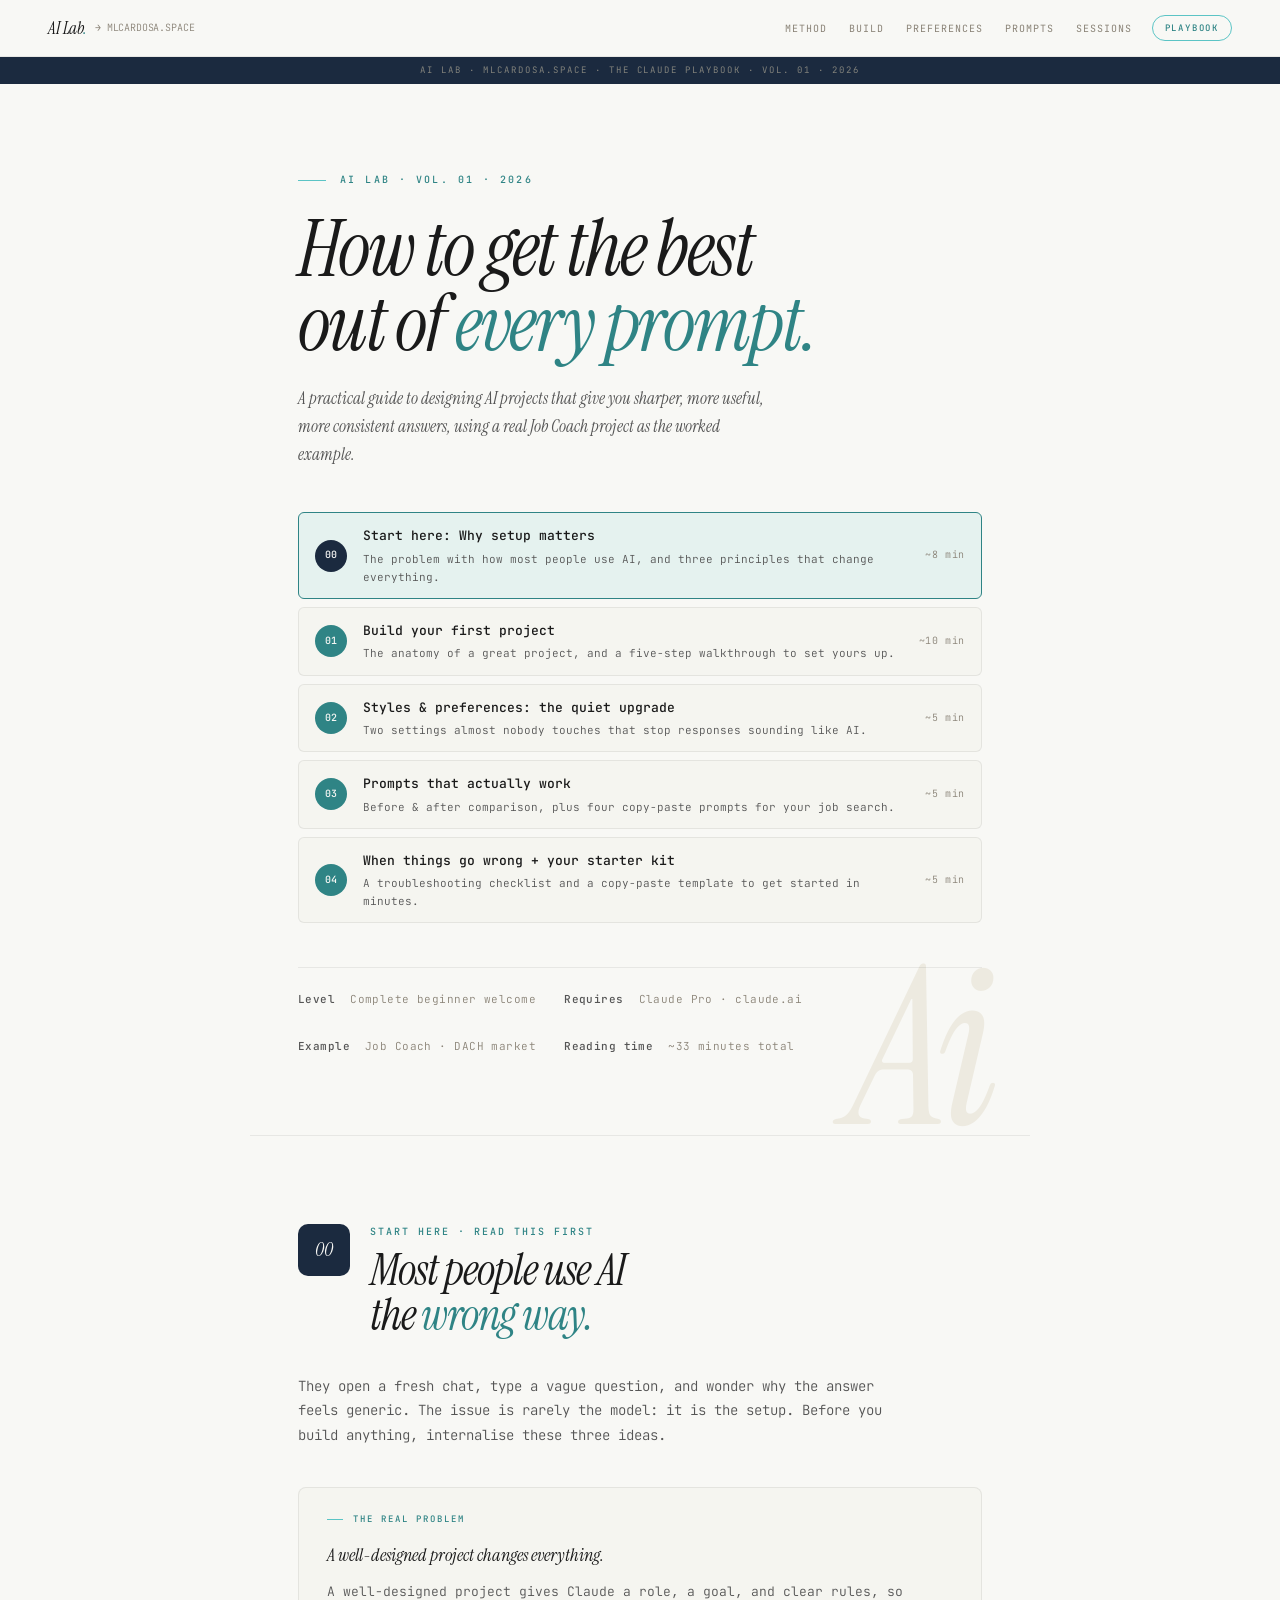
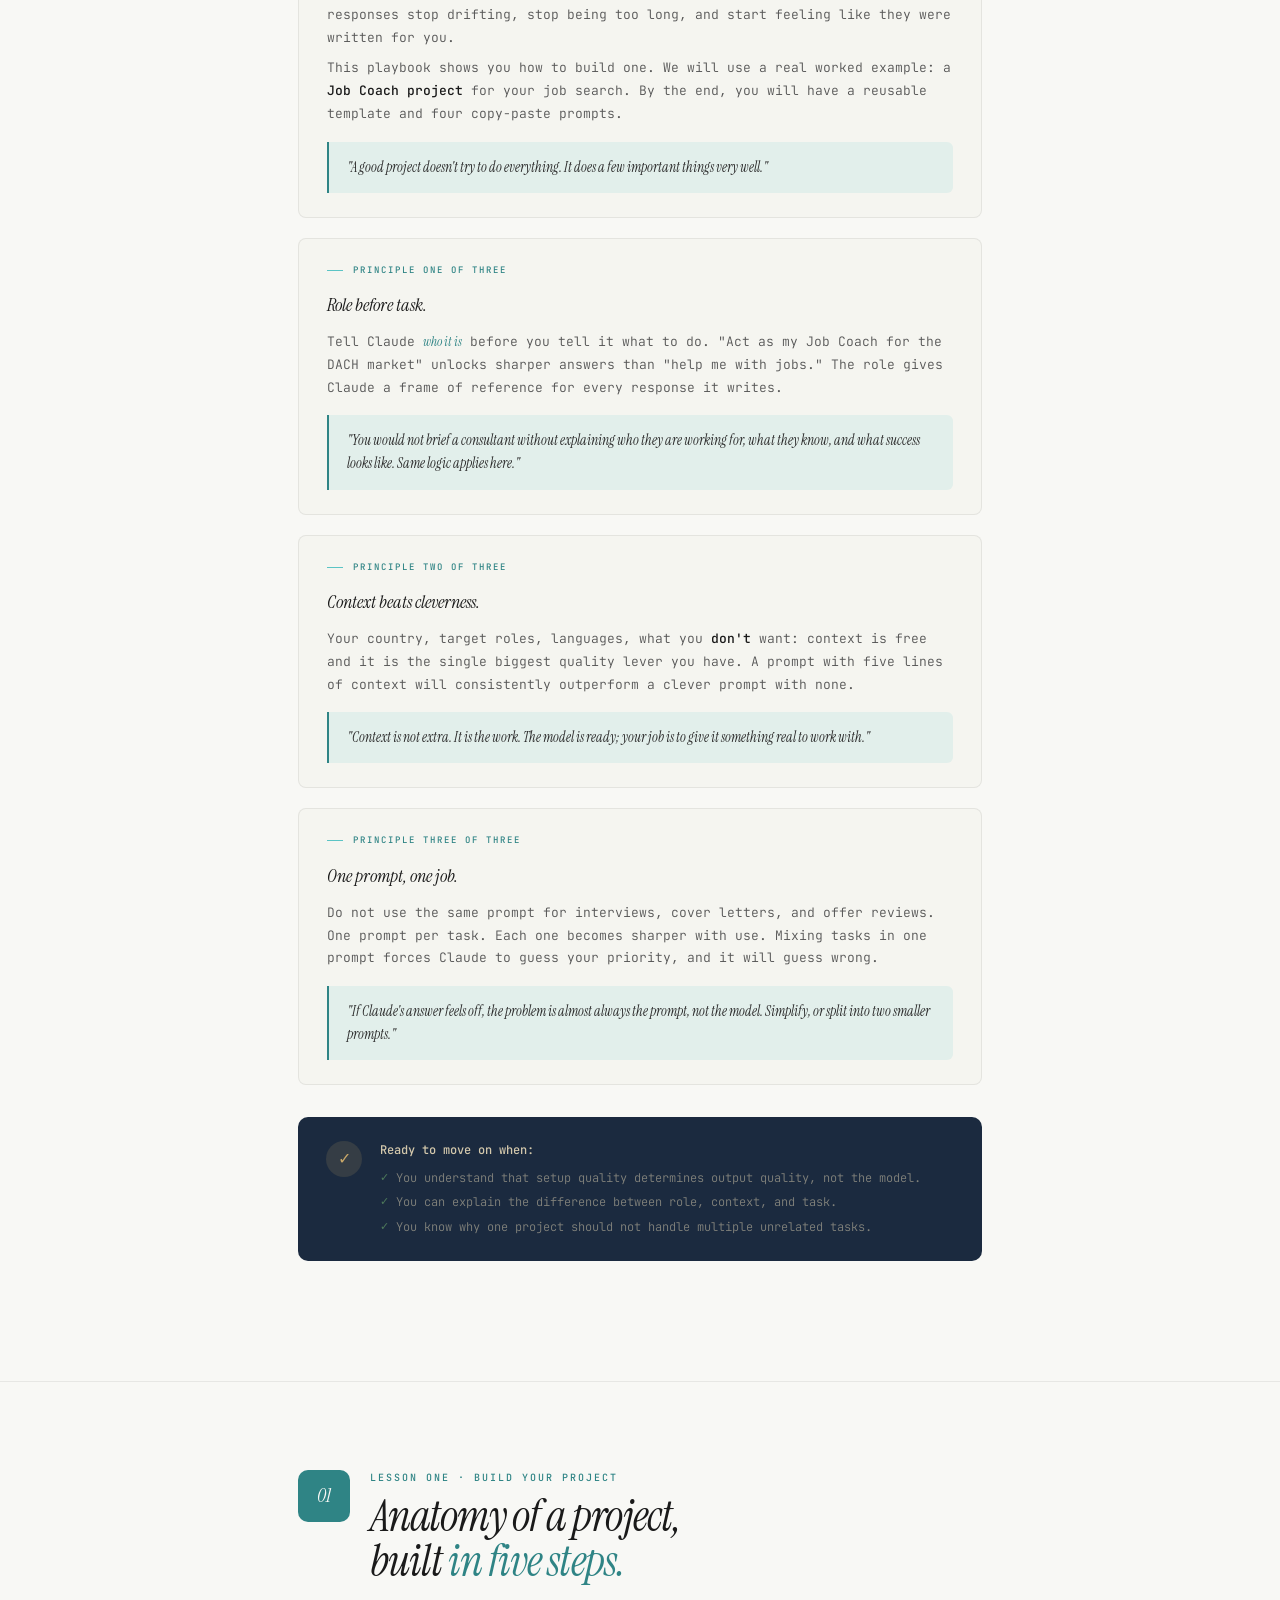
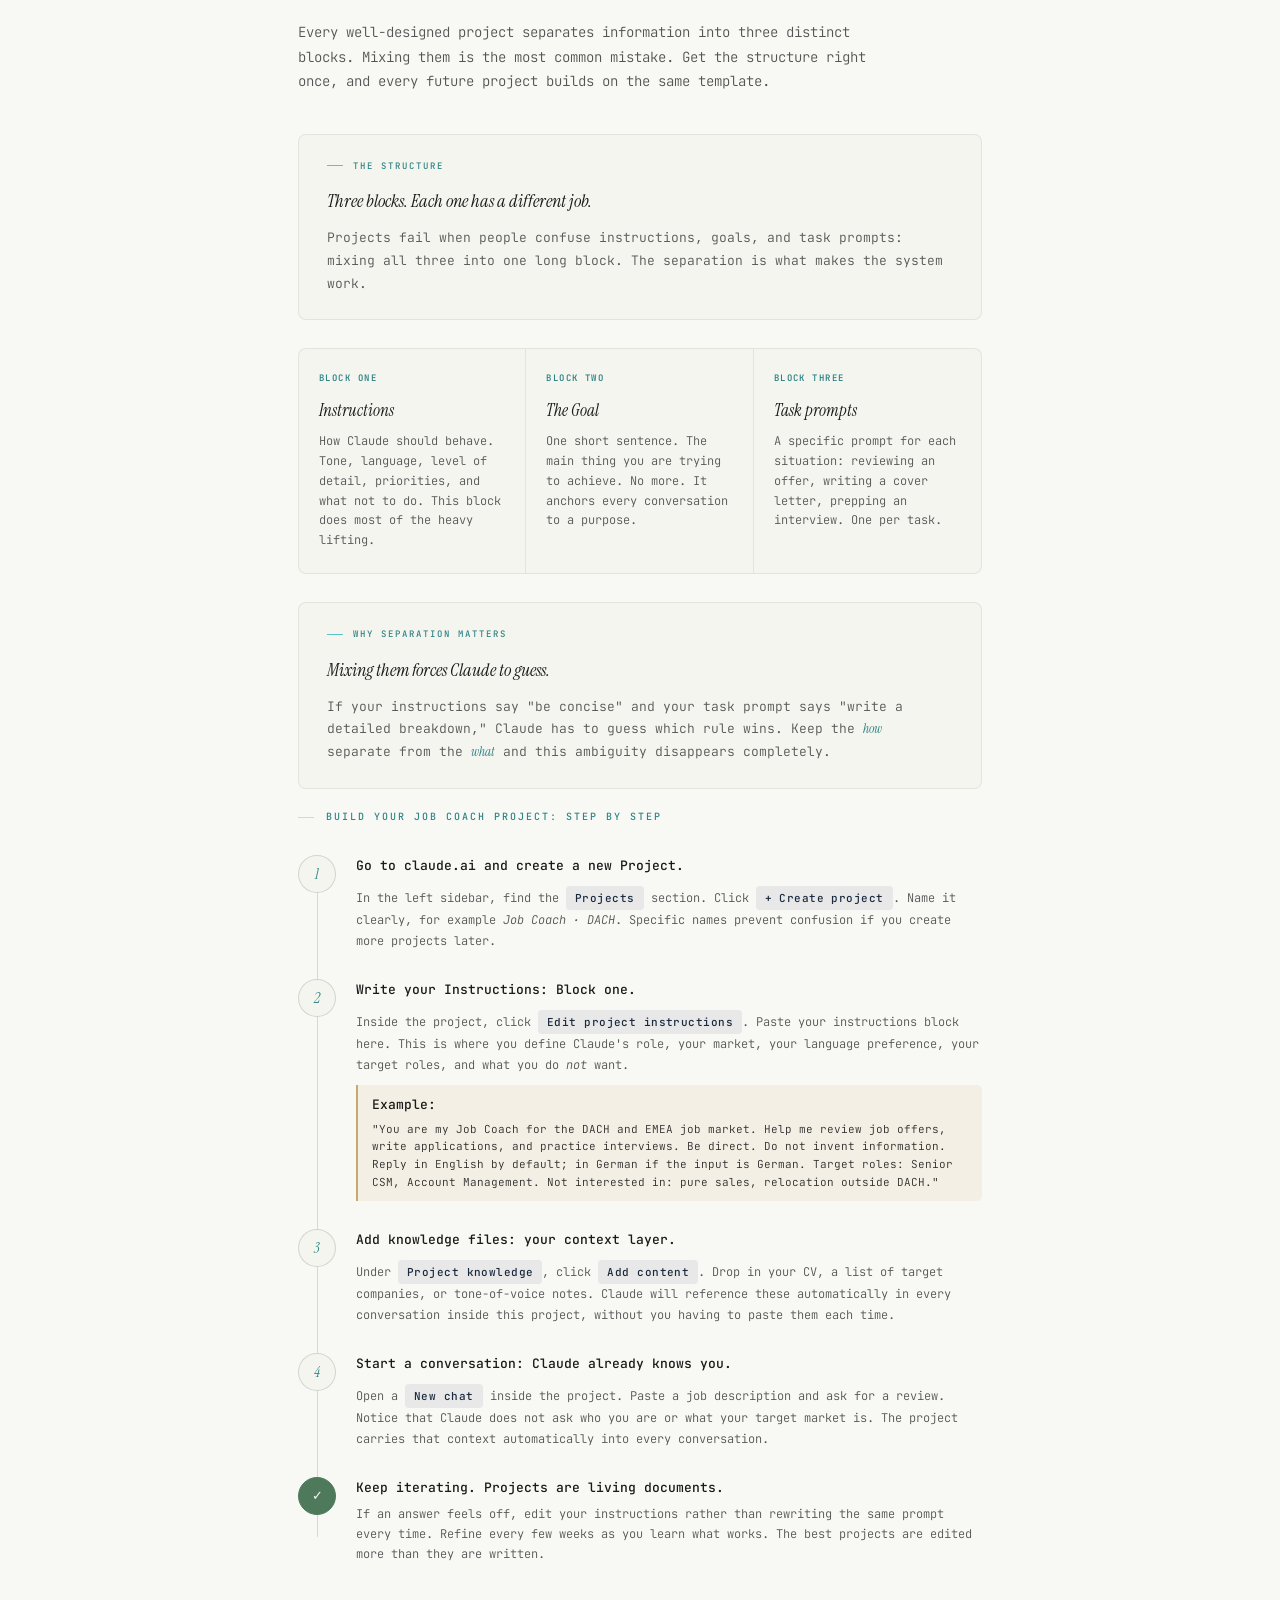
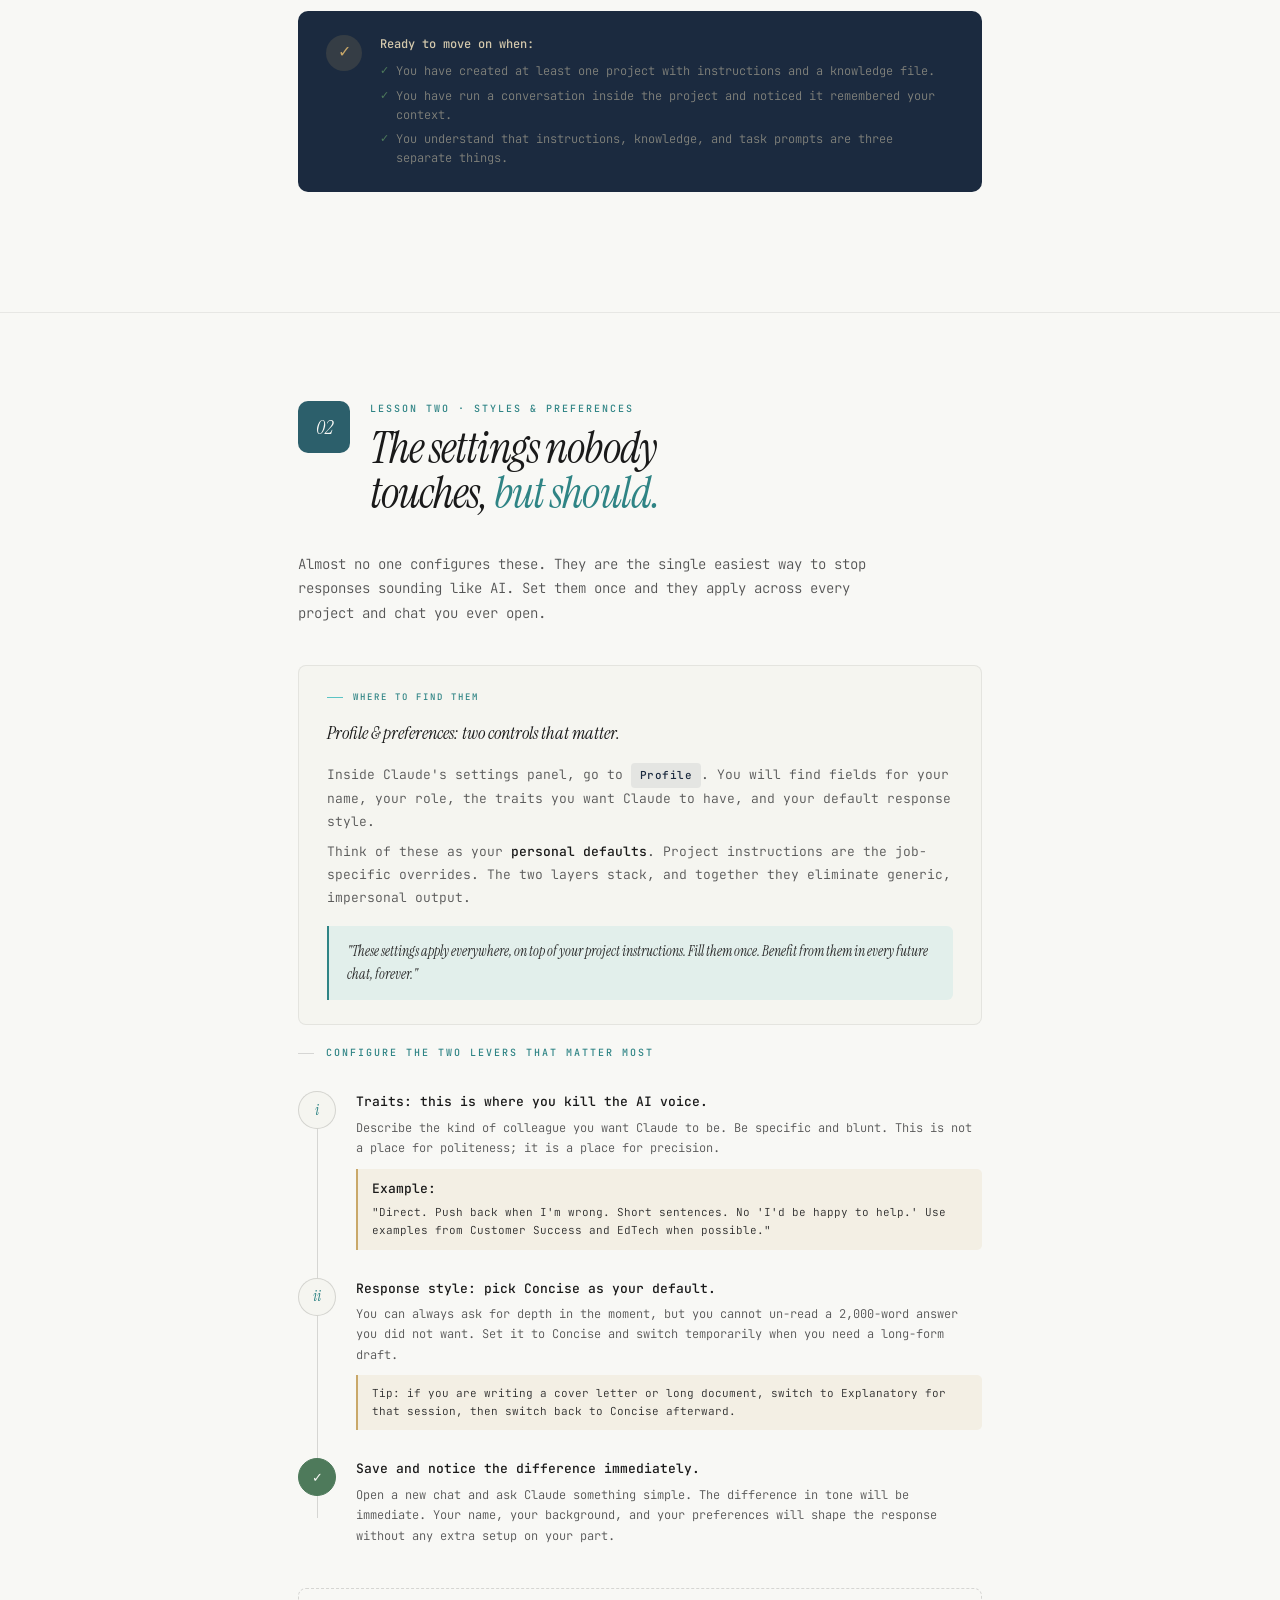
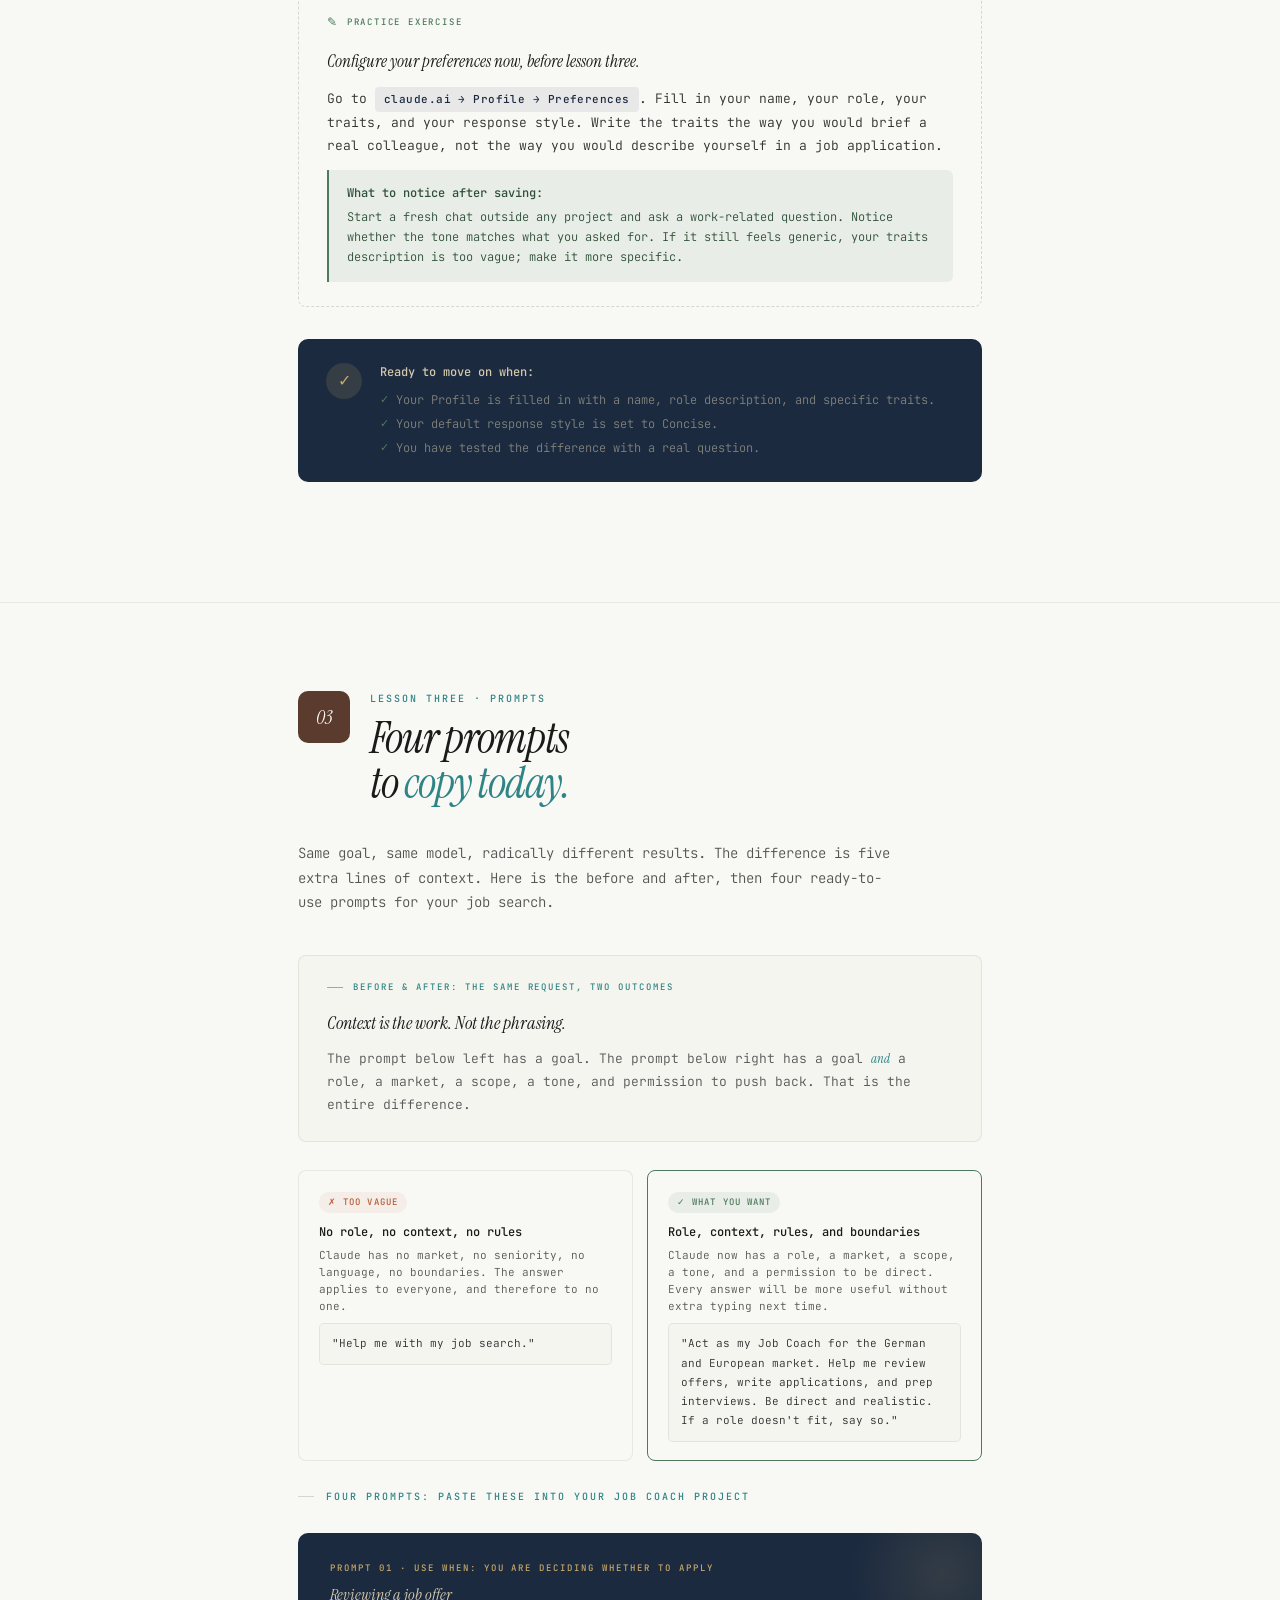
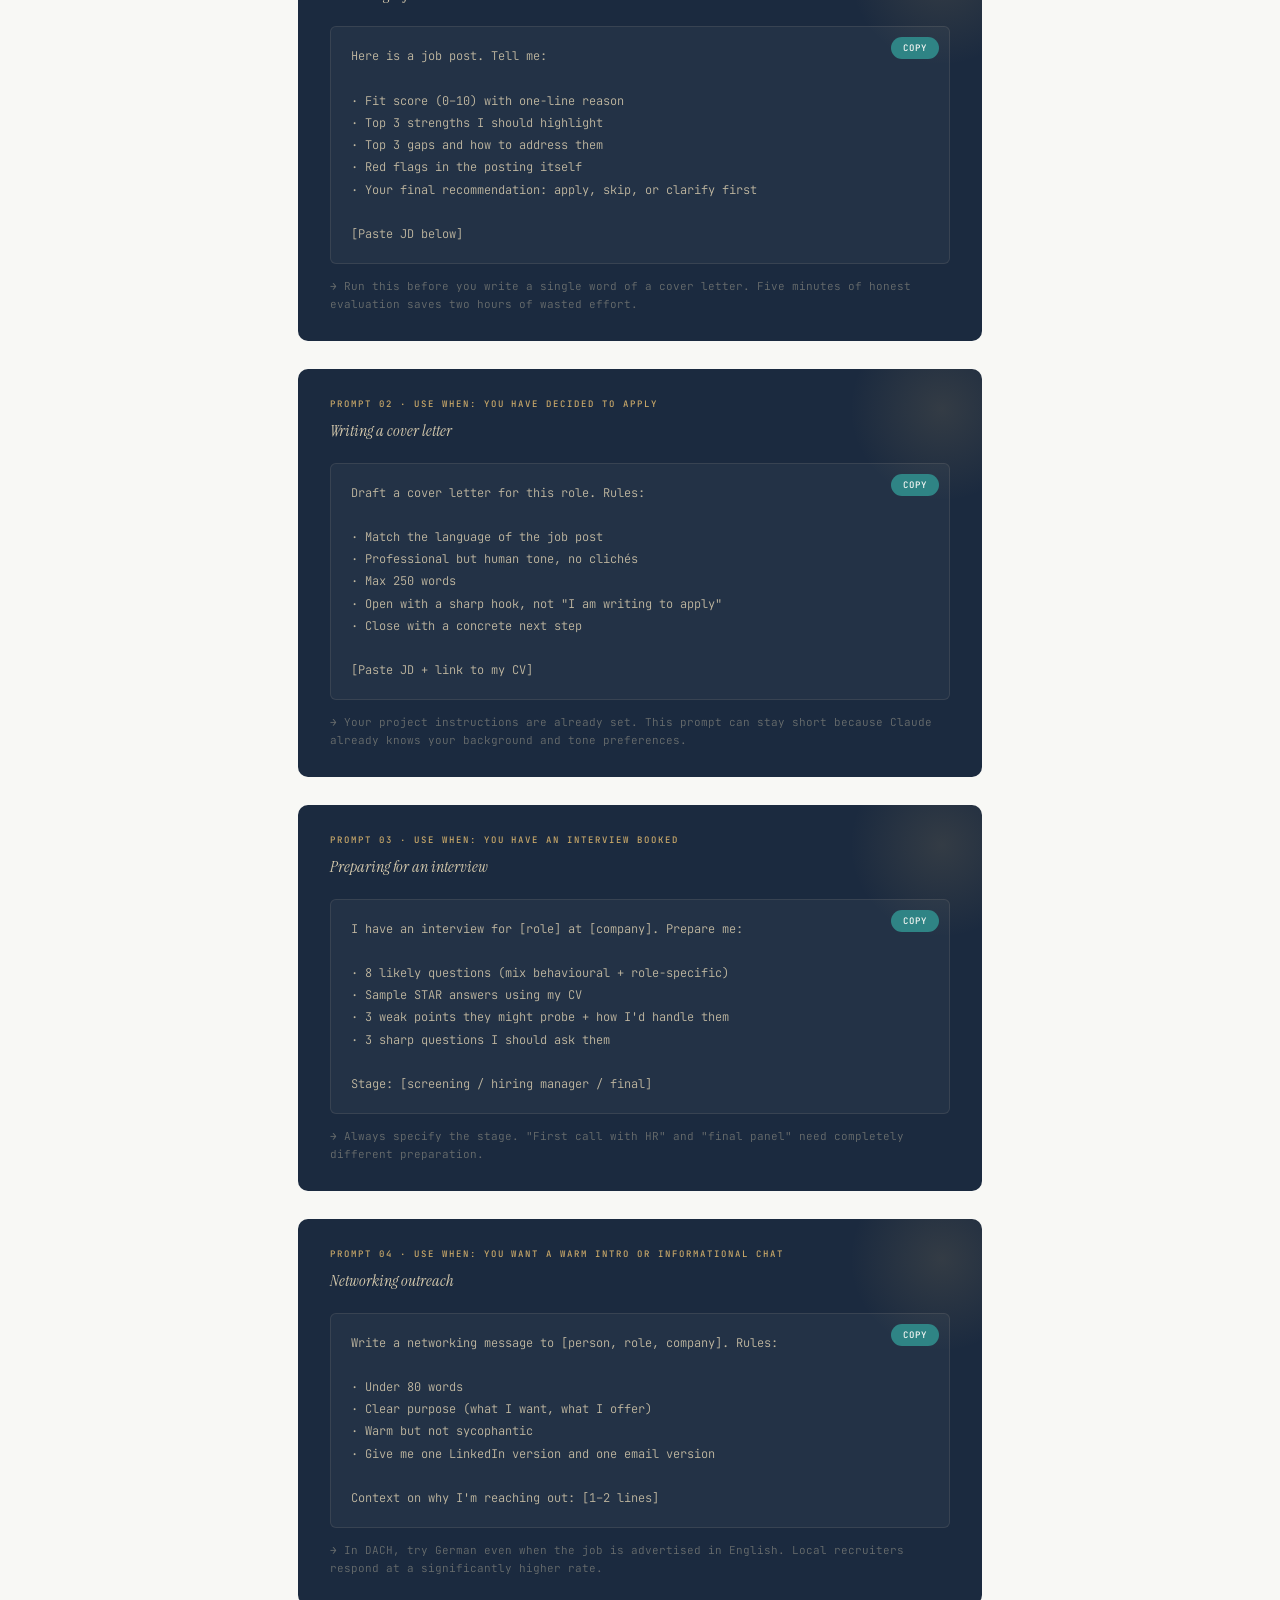
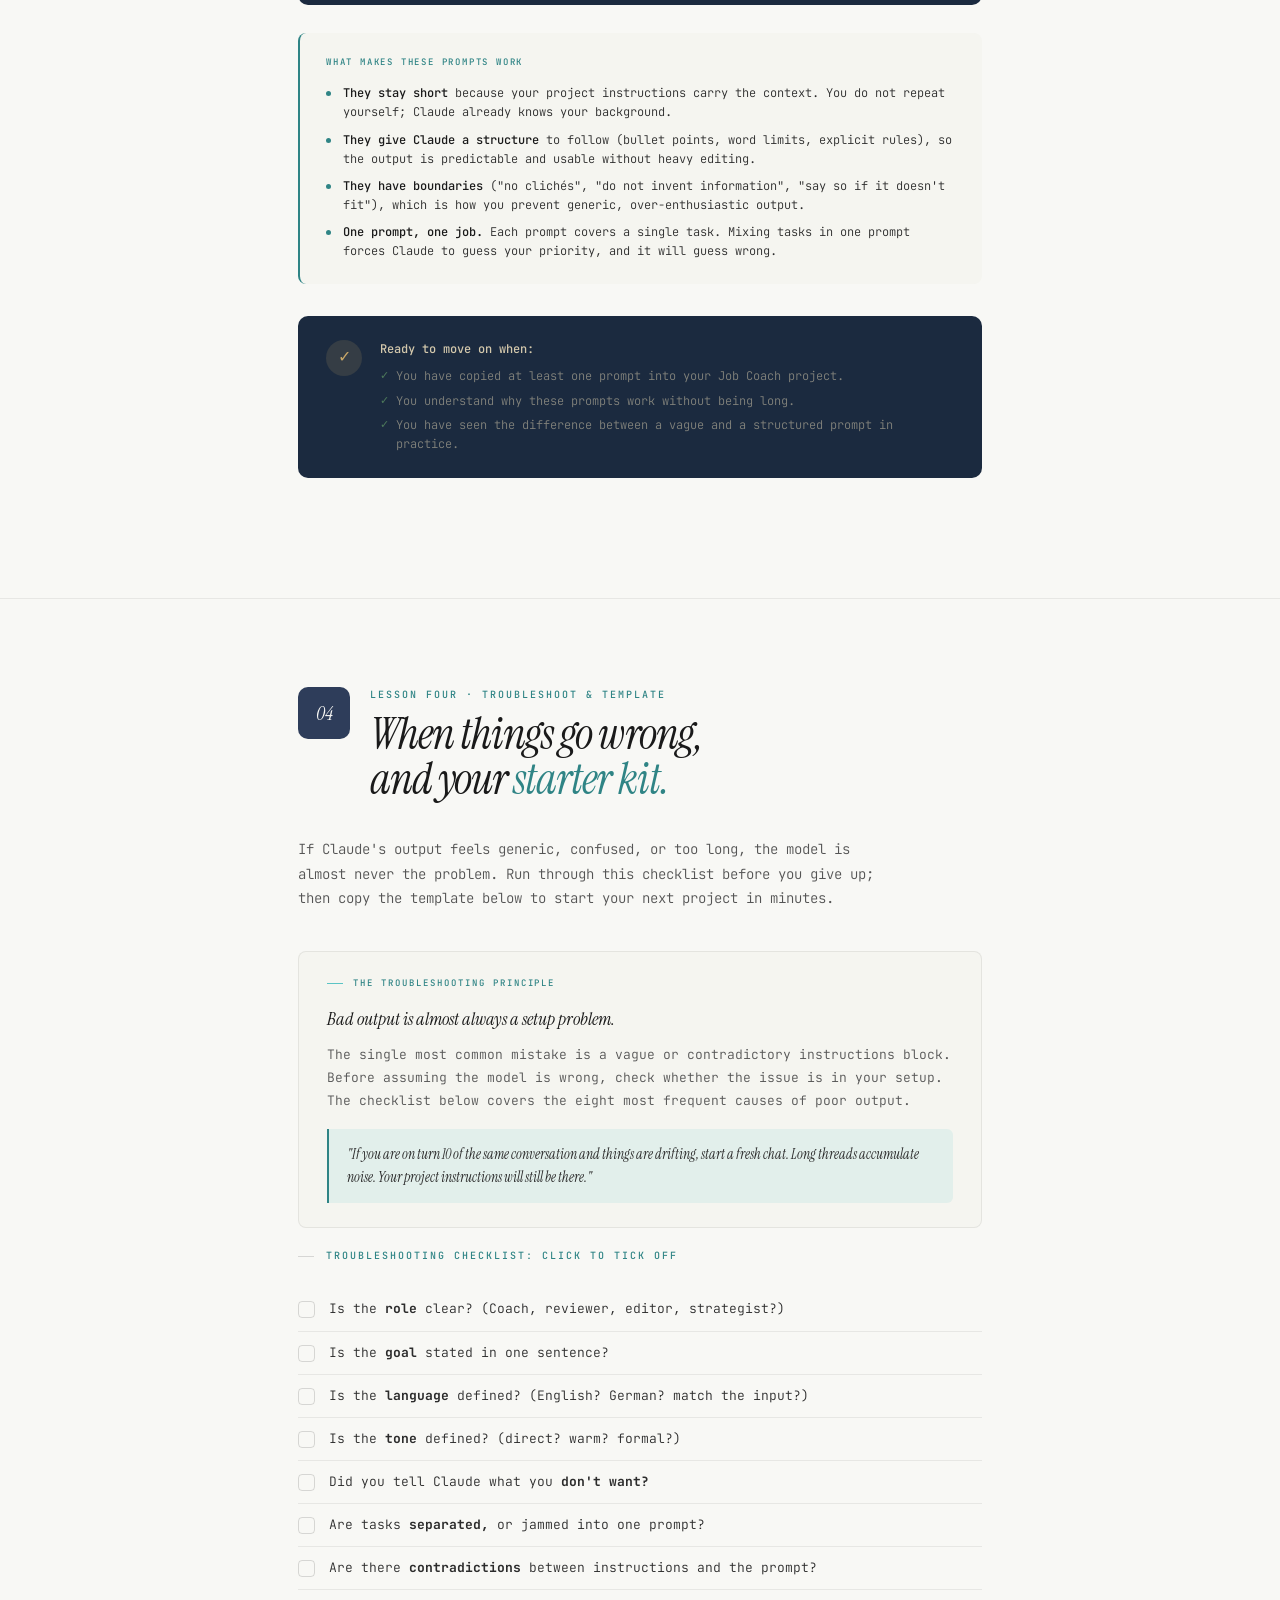
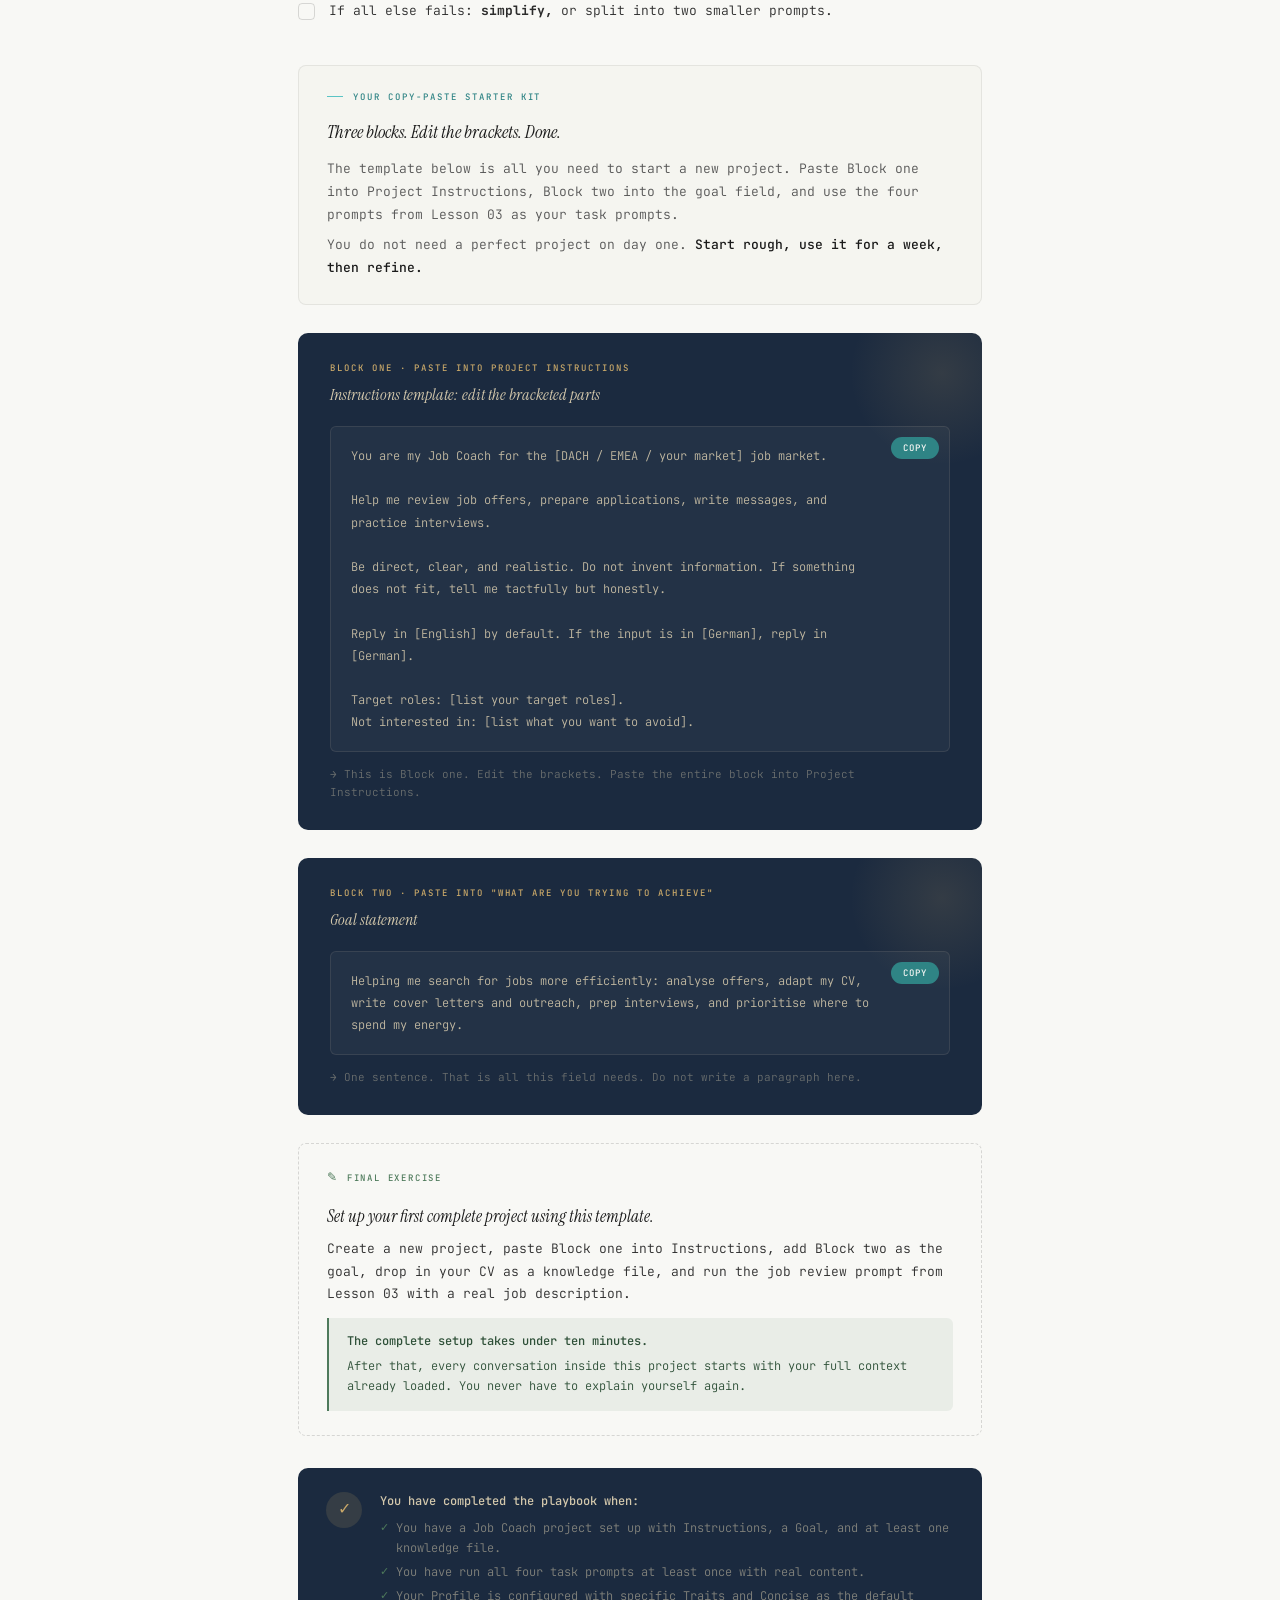
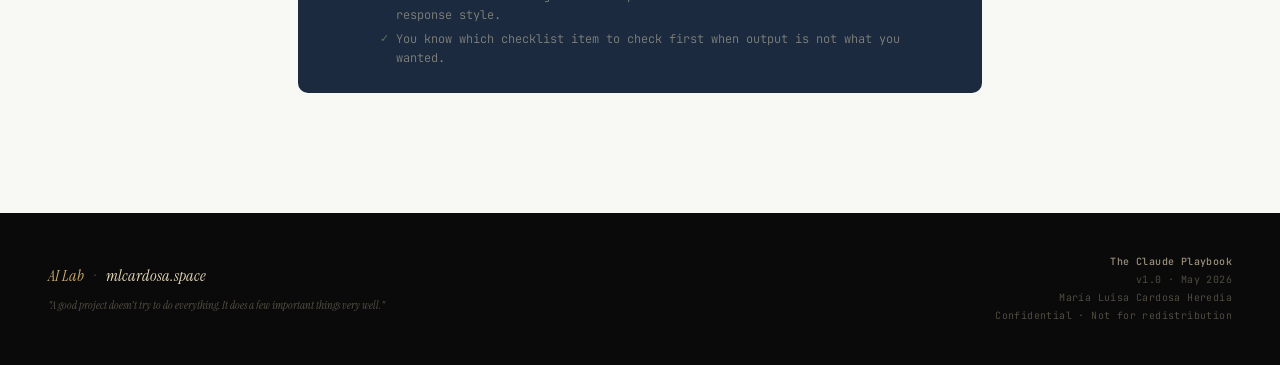
<file: The Claude Playbook v3.html>
<!DOCTYPE html>
<html lang="en">
<head>
<meta charset="UTF-8">
<meta name="viewport" content="width=device-width,initial-scale=1">
<title>The Claude Playbook · mlcardosa.space · AI Lab</title>
<link rel="preconnect" href="https://fonts.googleapis.com">
<link rel="preconnect" href="https://fonts.gstatic.com" crossorigin>
<link href="https://fonts.googleapis.com/css2?family=Instrument+Serif:ital@0;1&family=JetBrains+Mono:wght@300;400;500&display=swap" rel="stylesheet">
<style>
:root {
  --offwhite:  #F8F8F5;
  --cream:     #F5F5F0;
  --cream2:    #EDEAE0;
  --cream3:    #E5E1D5;
  --ink:       #1A1A1A;
  --ink2:      #2C2C2C;
  --ink3:      #555555;
  --ink4:      #8A8377;
  --bdr:       rgba(26,26,26,.08);
  --bdr2:      rgba(26,26,26,.15);
  --night:     #1B2A3F;
  --night3:    #0F1A2A;
  --moon:      #E8D9B8;
  --gold:      #C9A869;
  --gold-soft: rgba(201,168,105,.12);
  --obsidian:  #0A0A0A;
  /* Playbook accent: Aqua — AI Lab division */
  --accent:      #5bc4c5;
  --accent-dk:   #2f8485;
  --accent-soft: rgba(91,196,197,.12);
  --sage:        #4E7A5B;
  --sage-soft:   rgba(78,122,91,.09);
  --warn:        #B85C38;
  --warn-soft:   rgba(184,92,56,.07);
  --serif: "Instrument Serif", Georgia, serif;
  --mono:  "JetBrains Mono", ui-monospace, Menlo, monospace;
}

*{box-sizing:border-box;margin:0;padding:0}
html{scroll-behavior:smooth}
body{
  font-family:var(--mono);font-weight:300;font-size:14px;
  background:var(--offwhite);color:var(--ink);
  line-height:1.65;-webkit-font-smoothing:antialiased;
}
a{color:inherit;text-decoration:none}
::selection{background:var(--gold);color:var(--night3)}

/* ── TOPBAR ── */
.topbar{
  position:sticky;top:0;z-index:100;
  background:rgba(248,248,245,.93);backdrop-filter:blur(14px);
  border-bottom:1px solid var(--bdr);
  padding:14px 48px;
  display:flex;align-items:center;justify-content:space-between;
}
.brand-mark{
  display:flex;align-items:center;gap:0;
  font-family:var(--serif);font-style:italic;font-size:15px;
  color:var(--ink);letter-spacing:-.01em;white-space:nowrap;
}
.brand-mark .dot{color:var(--gold);font-style:normal}
.brand-mark .sep{font-family:var(--mono);font-style:normal;font-size:10px;color:var(--ink4);margin:0 8px}
.topbar-right{display:flex;align-items:center;gap:20px}
.topbar-badge{
  font-family:var(--mono);font-size:9px;font-weight:500;
  letter-spacing:.2em;text-transform:uppercase;
  color:var(--accent-dk);border:1px solid var(--accent);
  padding:5px 12px;border-radius:999px;
}
.topbar-nav{display:flex;gap:22px;list-style:none}
.topbar-nav a{
  font-family:var(--mono);font-size:10px;font-weight:400;
  letter-spacing:.1em;text-transform:uppercase;
  color:var(--ink4);transition:color .2s;
}
.topbar-nav a:hover{color:var(--accent-dk)}

/* ── RIBBON ── */
.ribbon{
  background:var(--night);color:rgba(232,217,184,.5);
  padding:6px 48px;
  font-family:var(--mono);font-size:9px;font-weight:400;
  letter-spacing:.22em;text-transform:uppercase;text-align:center;
}

/* ── WRAP ── */
.wrap{max-width:780px;margin:0 auto;padding:0 48px}

/* ── COVER ── */
.cover{
  min-height:92vh;padding:88px 48px 80px;
  max-width:780px;margin:0 auto;
  display:flex;flex-direction:column;justify-content:center;
  position:relative;overflow:hidden;
}
.cover-ghost{
  position:absolute;right:40px;bottom:-24px;
  font-family:var(--serif);font-style:italic;
  font-size:220px;line-height:1;
  color:var(--cream2);pointer-events:none;user-select:none;
  letter-spacing:-.04em;
}
.cover-eyebrow{
  font-family:var(--mono);font-size:10px;font-weight:500;
  letter-spacing:.24em;text-transform:uppercase;
  color:var(--accent-dk);margin-bottom:24px;
  display:flex;align-items:center;gap:14px;
}
.cover-eyebrow::before{content:'';width:28px;height:1px;background:var(--accent)}
.cover h1{
  font-family:var(--serif);font-style:italic;
  font-size:clamp(44px,7vw,78px);
  line-height:.96;letter-spacing:-.028em;font-weight:400;
  color:var(--ink);margin-bottom:22px;position:relative;z-index:1;
}
.cover h1 em{color:var(--accent-dk)}
.cover-sub{
  font-family:var(--serif);font-style:italic;
  font-size:17px;color:var(--ink3);line-height:1.65;
  max-width:480px;margin-bottom:44px;position:relative;z-index:1;
}

/* Lesson map */
.lesson-map{display:flex;flex-direction:column;gap:8px;margin-bottom:44px;position:relative;z-index:1}
.lesson-row{
  display:flex;align-items:center;gap:16px;
  padding:12px 16px;background:var(--cream);
  border-radius:6px;border:1px solid var(--bdr);
}
.lesson-row.is-intro{border-color:var(--accent-dk);background:var(--accent-soft)}
.l-num{
  min-width:32px;height:32px;border-radius:50%;
  background:var(--accent-dk);color:var(--offwhite);
  font-family:var(--mono);font-size:10px;font-weight:500;
  display:flex;align-items:center;justify-content:center;flex-shrink:0;
}
.lesson-row.is-intro .l-num{background:var(--night)}
.l-title{font-family:var(--mono);font-size:13px;font-weight:500;color:var(--ink)}
.l-desc{font-family:var(--mono);font-size:11px;color:var(--ink3);margin-top:3px;font-weight:300}
.l-time{margin-left:auto;font-family:var(--mono);font-size:10px;color:var(--ink4);white-space:nowrap;letter-spacing:.06em}

.cover-meta{
  display:flex;gap:28px;flex-wrap:wrap;
  font-family:var(--mono);font-size:11px;color:var(--ink4);
  border-top:1px solid var(--bdr);padding-top:22px;
  position:relative;z-index:1;letter-spacing:.04em;
}
.cover-meta strong{color:var(--ink3);font-weight:500}

/* ── LESSON SECTION ── */
.lesson{padding:88px 0;position:relative;overflow:hidden}
.lesson+.lesson{border-top:1px solid var(--bdr)}

.lesson-header{display:flex;align-items:flex-start;gap:20px;margin-bottom:36px}
.lesson-badge{
  min-width:52px;height:52px;border-radius:10px;
  background:var(--accent);color:var(--offwhite);
  font-family:var(--serif);font-style:italic;font-size:20px;font-weight:400;
  display:flex;align-items:center;justify-content:center;flex-shrink:0;
}
.lesson-badge.intro{background:var(--night)}
.lesson-badge.l1{background:var(--accent-dk)}
.lesson-badge.l2{background:#2C5F6B}
.lesson-badge.l3{background:#5A3B2E}
.lesson-badge.l4{background:#2E3D5A}

.lesson-header-text{flex:1}
.lesson-eyebrow{
  font-family:var(--mono);font-size:10px;font-weight:500;
  letter-spacing:.2em;text-transform:uppercase;
  color:var(--accent-dk);margin-bottom:8px;
}
.lesson h2{
  font-family:var(--serif);font-style:italic;
  font-size:clamp(28px,4.5vw,44px);
  line-height:1.02;letter-spacing:-.022em;font-weight:400;color:var(--ink);
}
.lesson h2 em{color:var(--accent-dk)}
.lesson-lede{
  font-family:var(--mono);font-size:14px;font-weight:300;
  color:var(--ink3);line-height:1.75;max-width:600px;margin-bottom:40px;
}

/* ── CONCEPT BLOCK ── */
.concept{
  background:var(--cream);border:1px solid var(--bdr);
  border-radius:8px;padding:24px 28px;margin-bottom:20px;
}
.concept-label{
  font-family:var(--mono);font-size:9px;font-weight:500;
  letter-spacing:.22em;text-transform:uppercase;
  color:var(--accent-dk);margin-bottom:14px;
  display:flex;align-items:center;gap:10px;
}
.concept-label::before{content:'';width:16px;height:1px;background:var(--accent)}
.concept h4{
  font-family:var(--serif);font-style:italic;
  font-size:18px;font-weight:400;color:var(--ink);margin-bottom:10px;
}
.concept p{font-size:13px;color:var(--ink3);line-height:1.75;margin-bottom:8px}
.concept p:last-child{margin-bottom:0}
.concept strong{color:var(--ink);font-weight:500}
.concept em{font-family:var(--serif);font-style:italic;color:var(--accent-dk)}
.concept-analogy{
  background:var(--accent-soft);
  border-left:2px solid var(--accent-dk);
  border-radius:0 6px 6px 0;
  padding:14px 18px;margin-top:16px;
  font-family:var(--serif);font-style:italic;
  font-size:14px;color:var(--ink2);line-height:1.65;
}

/* ── STEP LIST ── */
.steps-title{
  font-family:var(--mono);font-size:10px;font-weight:500;
  letter-spacing:.2em;text-transform:uppercase;color:var(--accent-dk);
  margin-bottom:16px;display:flex;align-items:center;gap:12px;
}
.steps-title::before{content:'';width:16px;height:1px;background:var(--bdr2)}
.step-list{
  display:flex;flex-direction:column;gap:0;
  margin-bottom:28px;position:relative;
}
.step-list::before{
  content:'';position:absolute;
  left:19px;top:42px;bottom:42px;
  width:1px;background:var(--bdr2);z-index:0;
}
.step-item{
  display:flex;gap:20px;align-items:flex-start;
  padding:14px 0;position:relative;z-index:1;
}
.step-dot{
  min-width:38px;height:38px;border-radius:50%;
  background:var(--cream);border:1px solid var(--bdr2);
  font-family:var(--serif);font-style:italic;font-size:15px;
  color:var(--accent-dk);display:flex;align-items:center;justify-content:center;
  flex-shrink:0;position:relative;z-index:1;
}
.step-dot.done{background:var(--sage);border-color:var(--sage);color:var(--offwhite);font-style:normal;font-size:13px}
.step-content strong{
  display:block;font-family:var(--mono);font-size:13px;font-weight:500;
  color:var(--ink);margin-bottom:5px;
}
.step-content p{font-size:12px;color:var(--ink3);line-height:1.7}
.step-content p+p{margin-top:6px}
.step-content code{
  background:var(--cream2);border:1px solid var(--bdr2);
  border-radius:3px;padding:2px 7px;
  font-family:var(--mono);font-size:11px;color:var(--ink2);
}
.ui-path{
  display:inline-block;font-family:var(--mono);font-size:11px;font-weight:500;
  color:var(--night);background:rgba(27,42,63,.08);
  border-radius:4px;padding:3px 9px;margin-top:4px;letter-spacing:.04em;
}
.step-note{
  background:var(--gold-soft);border-left:2px solid var(--gold);
  border-radius:0 5px 5px 0;padding:10px 14px;margin-top:10px;
  font-family:var(--mono);font-size:11px;color:var(--ink2);line-height:1.6;font-weight:300;
}

/* ── SKILL BLOCK (dark) ── */
.skill-block{
  background:var(--night);border-radius:10px;
  padding:28px 32px;margin:28px 0;
  position:relative;overflow:hidden;
}
.skill-block::before{
  content:'';position:absolute;top:-60px;right:-60px;
  width:200px;height:200px;border-radius:50%;
  background:radial-gradient(circle,rgba(201,168,105,.14),transparent 65%);
  pointer-events:none;
}
.skill-block-label{
  font-family:var(--mono);font-size:9px;font-weight:500;
  letter-spacing:.22em;text-transform:uppercase;color:var(--gold);margin-bottom:6px;
}
.skill-block-title{
  font-family:var(--serif);font-style:italic;font-size:16px;
  color:rgba(232,217,184,.9);margin-bottom:18px;
}
.skill-code{
  font-family:var(--mono);font-size:12px;line-height:1.85;
  color:rgba(232,217,184,.8);
  background:rgba(255,255,255,.04);
  padding:18px 72px 18px 20px;border-radius:6px;
  border:1px solid rgba(232,217,184,.1);
  white-space:pre-wrap;word-break:break-word;
  position:relative;font-weight:300;
}
.copy-btn{
  position:absolute;top:10px;right:10px;
  background:var(--accent-dk);color:var(--offwhite);
  font-family:var(--mono);font-size:9px;font-weight:500;
  letter-spacing:.12em;text-transform:uppercase;
  padding:5px 12px;border-radius:999px;cursor:pointer;
  border:none;transition:background .2s;
}
.copy-btn:hover{background:var(--gold);color:var(--ink)}
.copy-btn.copied{background:var(--sage)}
.skill-block-note{
  font-family:var(--mono);font-size:11px;font-weight:300;
  color:rgba(232,217,184,.38);margin-top:14px;line-height:1.6;
}

/* ── ANATOMY GRID ── */
.anatomy-grid{
  display:grid;grid-template-columns:repeat(3,1fr);
  gap:0;margin:28px 0;
  background:var(--cream);border:1px solid var(--bdr);border-radius:8px;overflow:hidden;
}
.anat-card{padding:22px 20px;border-right:1px solid var(--bdr)}
.anat-card:last-child{border-right:none}
.anat-k{
  font-family:var(--mono);font-size:9px;font-weight:600;
  letter-spacing:.16em;text-transform:uppercase;
  color:var(--accent-dk);margin-bottom:10px;
}
.anat-card h5{
  font-family:var(--serif);font-style:italic;
  font-size:17px;font-weight:400;color:var(--ink);margin-bottom:8px;
}
.anat-card p{font-size:12px;color:var(--ink3);line-height:1.65}

/* ── COMPARE ── */
.compare-wrap{display:grid;grid-template-columns:1fr 1fr;gap:14px;margin:28px 0}
.c-card{border-radius:8px;padding:18px 20px}
.c-card.bad{background:var(--offwhite);border:1px solid var(--bdr)}
.c-card.good{background:var(--offwhite);border:1px solid var(--sage)}
.c-tag{
  font-family:var(--mono);font-size:9px;font-weight:500;
  letter-spacing:.12em;text-transform:uppercase;
  padding:3px 9px;border-radius:999px;
  display:inline-flex;align-items:center;gap:5px;margin-bottom:10px;
}
.c-tag.bad{background:var(--warn-soft);color:var(--warn)}
.c-tag.good{background:var(--sage-soft);color:var(--sage)}
.c-card h5{font-family:var(--mono);font-size:12px;font-weight:500;color:var(--ink);margin-bottom:5px}
.c-card p{font-size:11px;color:var(--ink3);line-height:1.55;margin-bottom:8px;font-weight:300}
.c-card code{
  display:block;background:var(--cream);
  border:1px solid var(--bdr);border-radius:5px;
  padding:10px 12px;font-family:var(--mono);
  font-size:11px;line-height:1.75;color:var(--ink2);
  white-space:pre-wrap;font-weight:300;
}

/* ── OUTPUT PREVIEW ── */
.output-preview{
  background:var(--cream);border-radius:8px;
  padding:22px 26px;border-left:2px solid var(--accent-dk);margin:20px 0;
}
.output-label{
  font-family:var(--mono);font-size:9px;font-weight:500;
  letter-spacing:.2em;text-transform:uppercase;color:var(--accent-dk);margin-bottom:14px;
}
.output-item{
  display:flex;gap:12px;align-items:flex-start;
  font-family:var(--mono);font-size:12px;color:var(--ink2);
  margin-bottom:8px;line-height:1.6;font-weight:300;
}
.output-item:last-child{margin-bottom:0}
.output-item .dot{
  width:5px;height:5px;border-radius:50%;
  background:var(--accent-dk);flex-shrink:0;margin-top:7px;
}
.output-item strong{font-weight:500;color:var(--ink)}

/* ── PRACTICE BOX ── */
.practice{
  border:1px dashed var(--bdr2);
  border-radius:8px;padding:24px 28px;margin:28px 0;
}
.practice-label{
  font-family:var(--mono);font-size:9px;font-weight:500;
  letter-spacing:.2em;text-transform:uppercase;
  color:var(--sage);margin-bottom:14px;
  display:flex;align-items:center;gap:8px;
}
.practice-label::before{content:'✎';font-size:12px;font-family:serif}
.practice h4{
  font-family:var(--serif);font-style:italic;
  font-size:17px;font-weight:400;color:var(--ink);margin-bottom:8px;
}
.practice p{font-size:13px;color:var(--ink2);line-height:1.75;margin-bottom:8px}
.practice-task{
  background:var(--sage-soft);border-left:2px solid var(--sage);
  border-radius:0 6px 6px 0;
  padding:14px 18px;margin-top:12px;
  font-family:var(--mono);font-size:12px;color:#2E5038;line-height:1.65;font-weight:300;
}
.practice-task strong{font-weight:500;display:block;margin-bottom:5px}

/* ── CHECK BLOCK ── */
.check-block{
  background:var(--night);border-radius:10px;
  padding:24px 28px;margin:32px 0;
  display:flex;gap:18px;align-items:flex-start;
}
.check-icon{
  width:36px;height:36px;border-radius:50%;
  background:rgba(201,168,105,.15);color:var(--gold);
  font-size:16px;display:flex;align-items:center;justify-content:center;
  flex-shrink:0;font-family:var(--mono);
}
.check-body strong{
  display:block;font-family:var(--mono);font-size:12px;font-weight:500;
  color:rgba(232,217,184,.9);margin-bottom:8px;
}
.check-body p{font-size:12px;color:rgba(232,217,184,.5);line-height:1.65;font-weight:300}
.check-body ul{list-style:none;display:flex;flex-direction:column;gap:5px;margin-top:8px}
.check-body li{
  font-family:var(--mono);font-size:12px;font-weight:300;
  color:rgba(232,217,184,.5);padding-left:16px;
  position:relative;line-height:1.6;
}
.check-body li::before{content:'✓';position:absolute;left:0;color:var(--sage);font-size:11px}

/* ── CHECKLIST ── */
.checklist{display:flex;flex-direction:column;gap:0;margin:24px 0}
.check-item{
  display:flex;align-items:flex-start;gap:14px;
  padding:11px 0;border-bottom:1px solid var(--bdr);
  cursor:pointer;transition:padding .15s;
}
.check-item:last-child{border-bottom:none}
.check-item:hover{padding-left:4px}
.check-box{
  width:17px;height:17px;border:1px solid var(--bdr2);border-radius:4px;
  flex-shrink:0;margin-top:2px;display:flex;align-items:center;justify-content:center;
  transition:all .15s;
}
.check-item.done .check-box{background:var(--sage);border-color:var(--sage)}
.check-item.done .check-box svg{opacity:1}
.check-box svg{opacity:0;transition:opacity .15s}
.check-text{font-size:13px;font-weight:300;line-height:1.55;color:var(--ink2);transition:all .15s}
.check-item.done .check-text{color:var(--ink4);text-decoration:line-through}

/* ── DIVIDER ── */
hr.rule{border:none;border-top:1px solid var(--bdr);margin:0 auto;max-width:780px}

/* ── FOOTER ── */
footer{
  background:var(--obsidian);padding:40px 48px;
  display:flex;justify-content:space-between;align-items:center;flex-wrap:wrap;gap:24px;
}
.f-brand{
  font-family:var(--serif);font-style:italic;font-size:16px;
  color:var(--moon);display:flex;align-items:center;gap:6px;
}
.f-brand em{color:var(--gold)}
.f-brand .sep{font-family:var(--mono);font-size:10px;color:rgba(232,217,184,.3);margin:0 2px;font-style:normal}
.f-quote{
  font-family:var(--serif);font-style:italic;font-size:11px;
  color:rgba(232,217,184,.35);margin-top:6px;
}
.f-meta{
  font-family:var(--mono);font-size:10px;font-weight:300;
  color:rgba(232,217,184,.35);text-align:right;line-height:1.8;letter-spacing:.04em;
}
.f-meta strong{color:rgba(232,217,184,.65);font-weight:500}

/* ── FADE IN ── */
.fade{opacity:0;transform:translateY(18px);transition:opacity .75s ease,transform .75s ease}
.fade.in{opacity:1;transform:translateY(0)}

/* ── RESPONSIVE ── */
@media(max-width:680px){
  .topbar{padding:12px 20px}
  .topbar-nav{display:none}
  .cover{padding:56px 20px 48px}
  .cover-ghost{font-size:100px}
  .wrap{padding:0 20px}
  .ribbon{padding:6px 20px}
  .anatomy-grid{grid-template-columns:1fr}
  .anat-card{border-right:none;border-bottom:1px solid var(--bdr)}
  .anat-card:last-child{border-bottom:none}
  .compare-wrap{grid-template-columns:1fr}
  footer{padding:28px 20px}
  .f-meta{text-align:left}
  .step-list::before{left:17px}
}

/* ── PRINT ── */
@media print{
  @page{size:A4;margin:16mm 14mm}
  *{-webkit-print-color-adjust:exact!important;print-color-adjust:exact!important}
  .topbar,.ribbon{display:none!important}
  body{background:var(--offwhite)!important}
  .cover{min-height:auto;padding:40px 48px;break-after:page}
  .lesson{padding:40px 0;break-inside:avoid}
  .skill-block,.concept,.compare-wrap,.check-block{break-inside:avoid}
  .copy-btn{display:none!important}
  footer{-webkit-print-color-adjust:exact!important}
}
</style>
</head>
<body>

<!-- TOPBAR -->
<nav class="topbar">
  <a href="#top" class="brand-mark">
    <em style="font-family:var(--serif);font-style:italic;font-size:17px">AI Lab<span style="color:var(--accent-dk)">.</span></em>
    <span class="sep" style="font-family:var(--mono);font-size:10px;color:var(--ink4);font-style:normal">→ MLCARDOSA.SPACE</span>
  </a>
  <div class="topbar-right">
    <ul class="topbar-nav">
      <li><a href="#lesson0">Method</a></li>
      <li><a href="#lesson1">Build</a></li>
      <li><a href="#lesson2">Preferences</a></li>
      <li><a href="#lesson3">Prompts</a></li>
      <li><a href="#lesson4">Sessions</a></li>
    </ul>
    <div class="topbar-badge">Playbook</div>
  </div>
</nav>
<div class="ribbon">AI Lab · mlcardosa.space · The Claude Playbook · Vol. 01 · 2026</div>

<!-- COVER -->
<div class="cover" id="top">
  <div class="cover-ghost">Ai</div>
  <div class="cover-eyebrow">AI Lab · Vol. 01 · 2026</div>
  <h1>How to get the best<br>out of <em>every prompt.</em></h1>
  <p class="cover-sub">A practical guide to designing AI projects that give you sharper, more useful, more consistent answers, using a real Job Coach project as the worked example.</p>

  <div class="lesson-map">
    <div class="lesson-row is-intro">
      <div class="l-num">00</div>
      <div>
        <div class="l-title">Start here: Why setup matters</div>
        <div class="l-desc">The problem with how most people use AI, and three principles that change everything.</div>
      </div>
      <div class="l-time">~8 min</div>
    </div>
    <div class="lesson-row">
      <div class="l-num">01</div>
      <div>
        <div class="l-title">Build your first project</div>
        <div class="l-desc">The anatomy of a great project, and a five-step walkthrough to set yours up.</div>
      </div>
      <div class="l-time">~10 min</div>
    </div>
    <div class="lesson-row">
      <div class="l-num">02</div>
      <div>
        <div class="l-title">Styles &amp; preferences: the quiet upgrade</div>
        <div class="l-desc">Two settings almost nobody touches that stop responses sounding like AI.</div>
      </div>
      <div class="l-time">~5 min</div>
    </div>
    <div class="lesson-row">
      <div class="l-num">03</div>
      <div>
        <div class="l-title">Prompts that actually work</div>
        <div class="l-desc">Before &amp; after comparison, plus four copy-paste prompts for your job search.</div>
      </div>
      <div class="l-time">~5 min</div>
    </div>
    <div class="lesson-row">
      <div class="l-num">04</div>
      <div>
        <div class="l-title">When things go wrong + your starter kit</div>
        <div class="l-desc">A troubleshooting checklist and a copy-paste template to get started in minutes.</div>
      </div>
      <div class="l-time">~5 min</div>
    </div>
  </div>

  <div class="cover-meta">
    <div><strong>Level</strong>&nbsp; Complete beginner welcome</div>
    <div><strong>Requires</strong>&nbsp; Claude Pro · claude.ai</div>
    <div><strong>Example</strong>&nbsp; Job Coach · DACH market</div>
    <div><strong>Reading time</strong>&nbsp; ~33 minutes total</div>
  </div>
</div>

<hr class="rule">

<!-- ═══ LESSON 00 ═══ -->
<section class="lesson" id="lesson0">
<div class="wrap">
  <div class="lesson-header fade">
    <div class="lesson-badge intro">00</div>
    <div class="lesson-header-text">
      <div class="lesson-eyebrow">Start here · Read this first</div>
      <h2>Most people use AI<br>the <em>wrong way.</em></h2>
    </div>
  </div>
  <p class="lesson-lede fade">They open a fresh chat, type a vague question, and wonder why the answer feels generic. The issue is rarely the model: it is the setup. Before you build anything, internalise these three ideas.</p>

  <div class="concept fade">
    <div class="concept-label">The real problem</div>
    <h4>A well-designed project changes everything.</h4>
    <p>A well-designed project gives Claude a role, a goal, and clear rules, so responses stop drifting, stop being too long, and start feeling like they were written for you.</p>
    <p>This playbook shows you how to build one. We will use a real worked example: a <strong>Job Coach project</strong> for your job search. By the end, you will have a reusable template and four copy-paste prompts.</p>
    <div class="concept-analogy">"A good project doesn't try to do everything. It does a few important things very well."</div>
  </div>

  <div class="concept fade">
    <div class="concept-label">Principle one of three</div>
    <h4>Role before task.</h4>
    <p>Tell Claude <em>who it is</em> before you tell it what to do. "Act as my Job Coach for the DACH market" unlocks sharper answers than "help me with jobs." The role gives Claude a frame of reference for every response it writes.</p>
    <div class="concept-analogy">"You would not brief a consultant without explaining who they are working for, what they know, and what success looks like. Same logic applies here."</div>
  </div>

  <div class="concept fade">
    <div class="concept-label">Principle two of three</div>
    <h4>Context beats cleverness.</h4>
    <p>Your country, target roles, languages, what you <strong>don't</strong> want: context is free and it is the single biggest quality lever you have. A prompt with five lines of context will consistently outperform a clever prompt with none.</p>
    <div class="concept-analogy">"Context is not extra. It is the work. The model is ready; your job is to give it something real to work with."</div>
  </div>

  <div class="concept fade">
    <div class="concept-label">Principle three of three</div>
    <h4>One prompt, one job.</h4>
    <p>Do not use the same prompt for interviews, cover letters, and offer reviews. One prompt per task. Each one becomes sharper with use. Mixing tasks in one prompt forces Claude to guess your priority, and it will guess wrong.</p>
    <div class="concept-analogy">"If Claude's answer feels off, the problem is almost always the prompt, not the model. Simplify, or split into two smaller prompts."</div>
  </div>

  <div class="check-block fade">
    <div class="check-icon">✓</div>
    <div class="check-body">
      <strong>Ready to move on when:</strong>
      <ul>
        <li>You understand that setup quality determines output quality, not the model.</li>
        <li>You can explain the difference between role, context, and task.</li>
        <li>You know why one project should not handle multiple unrelated tasks.</li>
      </ul>
    </div>
  </div>
</div>
</section>

<!-- ═══ LESSON 01 ═══ -->
<section class="lesson" id="lesson1">
<div class="wrap">
  <div class="lesson-header fade">
    <div class="lesson-badge l1">01</div>
    <div class="lesson-header-text">
      <div class="lesson-eyebrow">Lesson one · Build your project</div>
      <h2>Anatomy of a project,<br>built <em>in five steps.</em></h2>
    </div>
  </div>
  <p class="lesson-lede fade">Every well-designed project separates information into three distinct blocks. Mixing them is the most common mistake. Get the structure right once, and every future project builds on the same template.</p>

  <div class="concept fade">
    <div class="concept-label">The structure</div>
    <h4>Three blocks. Each one has a different job.</h4>
    <p>Projects fail when people confuse instructions, goals, and task prompts: mixing all three into one long block. The separation is what makes the system work.</p>
  </div>

  <div class="anatomy-grid fade">
    <div class="anat-card">
      <div class="anat-k">Block one</div>
      <h5>Instructions</h5>
      <p>How Claude should behave. Tone, language, level of detail, priorities, and what not to do. This block does most of the heavy lifting.</p>
    </div>
    <div class="anat-card">
      <div class="anat-k">Block two</div>
      <h5>The Goal</h5>
      <p>One short sentence. The main thing you are trying to achieve. No more. It anchors every conversation to a purpose.</p>
    </div>
    <div class="anat-card">
      <div class="anat-k">Block three</div>
      <h5>Task prompts</h5>
      <p>A specific prompt for each situation: reviewing an offer, writing a cover letter, prepping an interview. One per task.</p>
    </div>
  </div>

  <div class="concept fade" style="margin-top:0">
    <div class="concept-label">Why separation matters</div>
    <h4>Mixing them forces Claude to guess.</h4>
    <p>If your instructions say "be concise" and your task prompt says "write a detailed breakdown," Claude has to guess which rule wins. Keep the <em>how</em> separate from the <em>what</em> and this ambiguity disappears completely.</p>
  </div>

  <div class="steps-title fade">Build your Job Coach project: step by step</div>
  <div class="step-list fade">
    <div class="step-item">
      <div class="step-dot">1</div>
      <div class="step-content">
        <strong>Go to claude.ai and create a new Project.</strong>
        <p>In the left sidebar, find the <span class="ui-path">Projects</span> section. Click <span class="ui-path">+ Create project</span>. Name it clearly, for example <em>Job Coach · DACH</em>. Specific names prevent confusion if you create more projects later.</p>
      </div>
    </div>
    <div class="step-item">
      <div class="step-dot">2</div>
      <div class="step-content">
        <strong>Write your Instructions: Block one.</strong>
        <p>Inside the project, click <span class="ui-path">Edit project instructions</span>. Paste your instructions block here. This is where you define Claude's role, your market, your language preference, your target roles, and what you do <em>not</em> want.</p>
        <div class="step-note"><strong>Example:</strong> "You are my Job Coach for the DACH and EMEA job market. Help me review job offers, write applications, and practice interviews. Be direct. Do not invent information. Reply in English by default; in German if the input is German. Target roles: Senior CSM, Account Management. Not interested in: pure sales, relocation outside DACH."</div>
      </div>
    </div>
    <div class="step-item">
      <div class="step-dot">3</div>
      <div class="step-content">
        <strong>Add knowledge files: your context layer.</strong>
        <p>Under <span class="ui-path">Project knowledge</span>, click <span class="ui-path">Add content</span>. Drop in your CV, a list of target companies, or tone-of-voice notes. Claude will reference these automatically in every conversation inside this project, without you having to paste them each time.</p>
      </div>
    </div>
    <div class="step-item">
      <div class="step-dot">4</div>
      <div class="step-content">
        <strong>Start a conversation: Claude already knows you.</strong>
        <p>Open a <span class="ui-path">New chat</span> inside the project. Paste a job description and ask for a review. Notice that Claude does not ask who you are or what your target market is. The project carries that context automatically into every conversation.</p>
      </div>
    </div>
    <div class="step-item">
      <div class="step-dot done">✓</div>
      <div class="step-content">
        <strong>Keep iterating. Projects are living documents.</strong>
        <p>If an answer feels off, edit your instructions rather than rewriting the same prompt every time. Refine every few weeks as you learn what works. The best projects are edited more than they are written.</p>
      </div>
    </div>
  </div>

  <div class="check-block fade">
    <div class="check-icon">✓</div>
    <div class="check-body">
      <strong>Ready to move on when:</strong>
      <ul>
        <li>You have created at least one project with instructions and a knowledge file.</li>
        <li>You have run a conversation inside the project and noticed it remembered your context.</li>
        <li>You understand that instructions, knowledge, and task prompts are three separate things.</li>
      </ul>
    </div>
  </div>
</div>
</section>

<!-- ═══ LESSON 02 ═══ -->
<section class="lesson" id="lesson2">
<div class="wrap">
  <div class="lesson-header fade">
    <div class="lesson-badge l2">02</div>
    <div class="lesson-header-text">
      <div class="lesson-eyebrow">Lesson two · Styles &amp; preferences</div>
      <h2>The settings nobody<br>touches, <em>but should.</em></h2>
    </div>
  </div>
  <p class="lesson-lede fade">Almost no one configures these. They are the single easiest way to stop responses sounding like AI. Set them once and they apply across every project and chat you ever open.</p>

  <div class="concept fade">
    <div class="concept-label">Where to find them</div>
    <h4>Profile &amp; preferences: two controls that matter.</h4>
    <p>Inside Claude's settings panel, go to <span class="ui-path">Profile</span>. You will find fields for your name, your role, the traits you want Claude to have, and your default response style.</p>
    <p>Think of these as your <strong>personal defaults</strong>. Project instructions are the job-specific overrides. The two layers stack, and together they eliminate generic, impersonal output.</p>
    <div class="concept-analogy">"These settings apply everywhere, on top of your project instructions. Fill them once. Benefit from them in every future chat, forever."</div>
  </div>

  <div class="steps-title fade">Configure the two levers that matter most</div>
  <div class="step-list fade">
    <div class="step-item">
      <div class="step-dot">i</div>
      <div class="step-content">
        <strong>Traits: this is where you kill the AI voice.</strong>
        <p>Describe the kind of colleague you want Claude to be. Be specific and blunt. This is not a place for politeness; it is a place for precision.</p>
        <div class="step-note"><strong>Example:</strong> "Direct. Push back when I'm wrong. Short sentences. No 'I'd be happy to help.' Use examples from Customer Success and EdTech when possible."</div>
      </div>
    </div>
    <div class="step-item">
      <div class="step-dot">ii</div>
      <div class="step-content">
        <strong>Response style: pick Concise as your default.</strong>
        <p>You can always ask for depth in the moment, but you cannot un-read a 2,000-word answer you did not want. Set it to Concise and switch temporarily when you need a long-form draft.</p>
        <div class="step-note">Tip: if you are writing a cover letter or long document, switch to Explanatory for that session, then switch back to Concise afterward.</div>
      </div>
    </div>
    <div class="step-item">
      <div class="step-dot done">✓</div>
      <div class="step-content">
        <strong>Save and notice the difference immediately.</strong>
        <p>Open a new chat and ask Claude something simple. The difference in tone will be immediate. Your name, your background, and your preferences will shape the response without any extra setup on your part.</p>
      </div>
    </div>
  </div>

  <div class="practice fade">
    <div class="practice-label">Practice exercise</div>
    <h4>Configure your preferences now, before lesson three.</h4>
    <p>Go to <span class="ui-path">claude.ai → Profile → Preferences</span>. Fill in your name, your role, your traits, and your response style. Write the traits the way you would brief a real colleague, not the way you would describe yourself in a job application.</p>
    <div class="practice-task">
      <strong>What to notice after saving:</strong>
      Start a fresh chat outside any project and ask a work-related question. Notice whether the tone matches what you asked for. If it still feels generic, your traits description is too vague; make it more specific.
    </div>
  </div>

  <div class="check-block fade">
    <div class="check-icon">✓</div>
    <div class="check-body">
      <strong>Ready to move on when:</strong>
      <ul>
        <li>Your Profile is filled in with a name, role description, and specific traits.</li>
        <li>Your default response style is set to Concise.</li>
        <li>You have tested the difference with a real question.</li>
      </ul>
    </div>
  </div>
</div>
</section>

<!-- ═══ LESSON 03 ═══ -->
<section class="lesson" id="lesson3">
<div class="wrap">
  <div class="lesson-header fade">
    <div class="lesson-badge l3">03</div>
    <div class="lesson-header-text">
      <div class="lesson-eyebrow">Lesson three · Prompts</div>
      <h2>Four prompts<br>to <em>copy today.</em></h2>
    </div>
  </div>
  <p class="lesson-lede fade">Same goal, same model, radically different results. The difference is five extra lines of context. Here is the before and after, then four ready-to-use prompts for your job search.</p>

  <div class="concept fade">
    <div class="concept-label">Before &amp; after: the same request, two outcomes</div>
    <h4>Context is the work. Not the phrasing.</h4>
    <p>The prompt below left has a goal. The prompt below right has a goal <em>and</em> a role, a market, a scope, a tone, and permission to push back. That is the entire difference.</p>
  </div>

  <div class="compare-wrap fade">
    <div class="c-card bad">
      <div class="c-tag bad">✗ Too vague</div>
      <h5>No role, no context, no rules</h5>
      <p>Claude has no market, no seniority, no language, no boundaries. The answer applies to everyone, and therefore to no one.</p>
      <code>"Help me with my job search."</code>
    </div>
    <div class="c-card good">
      <div class="c-tag good">✓ What you want</div>
      <h5>Role, context, rules, and boundaries</h5>
      <p>Claude now has a role, a market, a scope, a tone, and a permission to be direct. Every answer will be more useful without extra typing next time.</p>
      <code>"Act as my Job Coach for the German and European market. Help me review offers, write applications, and prep interviews. Be direct and realistic. If a role doesn't fit, say so."</code>
    </div>
  </div>

  <div class="steps-title fade">Four prompts: paste these into your Job Coach project</div>

  <div class="skill-block fade">
    <div class="skill-block-label">Prompt 01 · Use when: you are deciding whether to apply</div>
    <div class="skill-block-title">Reviewing a job offer</div>
    <div class="skill-code" id="code1">Here is a job post. Tell me:

· Fit score (0–10) with one-line reason
· Top 3 strengths I should highlight
· Top 3 gaps and how to address them
· Red flags in the posting itself
· Your final recommendation: apply, skip, or clarify first

[Paste JD below]<button class="copy-btn" onclick="copyCode('code1',this)">Copy</button></div>
    <div class="skill-block-note">→ Run this before you write a single word of a cover letter. Five minutes of honest evaluation saves two hours of wasted effort.</div>
  </div>

  <div class="skill-block fade">
    <div class="skill-block-label">Prompt 02 · Use when: you have decided to apply</div>
    <div class="skill-block-title">Writing a cover letter</div>
    <div class="skill-code" id="code2">Draft a cover letter for this role. Rules:

· Match the language of the job post
· Professional but human tone, no clichés
· Max 250 words
· Open with a sharp hook, not "I am writing to apply"
· Close with a concrete next step

[Paste JD + link to my CV]<button class="copy-btn" onclick="copyCode('code2',this)">Copy</button></div>
    <div class="skill-block-note">→ Your project instructions are already set. This prompt can stay short because Claude already knows your background and tone preferences.</div>
  </div>

  <div class="skill-block fade">
    <div class="skill-block-label">Prompt 03 · Use when: you have an interview booked</div>
    <div class="skill-block-title">Preparing for an interview</div>
    <div class="skill-code" id="code3">I have an interview for [role] at [company]. Prepare me:

· 8 likely questions (mix behavioural + role-specific)
· Sample STAR answers using my CV
· 3 weak points they might probe + how I'd handle them
· 3 sharp questions I should ask them

Stage: [screening / hiring manager / final]<button class="copy-btn" onclick="copyCode('code3',this)">Copy</button></div>
    <div class="skill-block-note">→ Always specify the stage. "First call with HR" and "final panel" need completely different preparation.</div>
  </div>

  <div class="skill-block fade">
    <div class="skill-block-label">Prompt 04 · Use when: you want a warm intro or informational chat</div>
    <div class="skill-block-title">Networking outreach</div>
    <div class="skill-code" id="code4">Write a networking message to [person, role, company]. Rules:

· Under 80 words
· Clear purpose (what I want, what I offer)
· Warm but not sycophantic
· Give me one LinkedIn version and one email version

Context on why I'm reaching out: [1–2 lines]<button class="copy-btn" onclick="copyCode('code4',this)">Copy</button></div>
    <div class="skill-block-note">→ In DACH, try German even when the job is advertised in English. Local recruiters respond at a significantly higher rate.</div>
  </div>

  <div class="output-preview fade">
    <div class="output-label">What makes these prompts work</div>
    <div class="output-item"><div class="dot"></div><span><strong>They stay short</strong> because your project instructions carry the context. You do not repeat yourself; Claude already knows your background.</span></div>
    <div class="output-item"><div class="dot"></div><span><strong>They give Claude a structure</strong> to follow (bullet points, word limits, explicit rules), so the output is predictable and usable without heavy editing.</span></div>
    <div class="output-item"><div class="dot"></div><span><strong>They have boundaries</strong> ("no clichés", "do not invent information", "say so if it doesn't fit"), which is how you prevent generic, over-enthusiastic output.</span></div>
    <div class="output-item"><div class="dot"></div><span><strong>One prompt, one job.</strong> Each prompt covers a single task. Mixing tasks in one prompt forces Claude to guess your priority, and it will guess wrong.</span></div>
  </div>

  <div class="check-block fade">
    <div class="check-icon">✓</div>
    <div class="check-body">
      <strong>Ready to move on when:</strong>
      <ul>
        <li>You have copied at least one prompt into your Job Coach project.</li>
        <li>You understand why these prompts work without being long.</li>
        <li>You have seen the difference between a vague and a structured prompt in practice.</li>
      </ul>
    </div>
  </div>
</div>
</section>

<!-- ═══ LESSON 04 ═══ -->
<section class="lesson" id="lesson4">
<div class="wrap">
  <div class="lesson-header fade">
    <div class="lesson-badge l4">04</div>
    <div class="lesson-header-text">
      <div class="lesson-eyebrow">Lesson four · Troubleshoot &amp; template</div>
      <h2>When things go wrong,<br>and your <em>starter kit.</em></h2>
    </div>
  </div>
  <p class="lesson-lede fade">If Claude's output feels generic, confused, or too long, the model is almost never the problem. Run through this checklist before you give up; then copy the template below to start your next project in minutes.</p>

  <div class="concept fade">
    <div class="concept-label">The troubleshooting principle</div>
    <h4>Bad output is almost always a setup problem.</h4>
    <p>The single most common mistake is a vague or contradictory instructions block. Before assuming the model is wrong, check whether the issue is in your setup. The checklist below covers the eight most frequent causes of poor output.</p>
    <div class="concept-analogy">"If you are on turn 10 of the same conversation and things are drifting, start a fresh chat. Long threads accumulate noise. Your project instructions will still be there."</div>
  </div>

  <div class="steps-title fade">Troubleshooting checklist: click to tick off</div>
  <div class="checklist fade" id="checklist">
    <div class="check-item" onclick="toggleCheck(this)">
      <div class="check-box"><svg width="10" height="10" viewBox="0 0 24 24" fill="none" stroke="#fff" stroke-width="3" stroke-linecap="round" stroke-linejoin="round"><polyline points="20 6 9 17 4 12"/></svg></div>
      <div class="check-text">Is the <strong>role</strong> clear? (Coach, reviewer, editor, strategist?)</div>
    </div>
    <div class="check-item" onclick="toggleCheck(this)">
      <div class="check-box"><svg width="10" height="10" viewBox="0 0 24 24" fill="none" stroke="#fff" stroke-width="3" stroke-linecap="round" stroke-linejoin="round"><polyline points="20 6 9 17 4 12"/></svg></div>
      <div class="check-text">Is the <strong>goal</strong> stated in one sentence?</div>
    </div>
    <div class="check-item" onclick="toggleCheck(this)">
      <div class="check-box"><svg width="10" height="10" viewBox="0 0 24 24" fill="none" stroke="#fff" stroke-width="3" stroke-linecap="round" stroke-linejoin="round"><polyline points="20 6 9 17 4 12"/></svg></div>
      <div class="check-text">Is the <strong>language</strong> defined? (English? German? match the input?)</div>
    </div>
    <div class="check-item" onclick="toggleCheck(this)">
      <div class="check-box"><svg width="10" height="10" viewBox="0 0 24 24" fill="none" stroke="#fff" stroke-width="3" stroke-linecap="round" stroke-linejoin="round"><polyline points="20 6 9 17 4 12"/></svg></div>
      <div class="check-text">Is the <strong>tone</strong> defined? (direct? warm? formal?)</div>
    </div>
    <div class="check-item" onclick="toggleCheck(this)">
      <div class="check-box"><svg width="10" height="10" viewBox="0 0 24 24" fill="none" stroke="#fff" stroke-width="3" stroke-linecap="round" stroke-linejoin="round"><polyline points="20 6 9 17 4 12"/></svg></div>
      <div class="check-text">Did you tell Claude what you <strong>don't want?</strong></div>
    </div>
    <div class="check-item" onclick="toggleCheck(this)">
      <div class="check-box"><svg width="10" height="10" viewBox="0 0 24 24" fill="none" stroke="#fff" stroke-width="3" stroke-linecap="round" stroke-linejoin="round"><polyline points="20 6 9 17 4 12"/></svg></div>
      <div class="check-text">Are tasks <strong>separated,</strong> or jammed into one prompt?</div>
    </div>
    <div class="check-item" onclick="toggleCheck(this)">
      <div class="check-box"><svg width="10" height="10" viewBox="0 0 24 24" fill="none" stroke="#fff" stroke-width="3" stroke-linecap="round" stroke-linejoin="round"><polyline points="20 6 9 17 4 12"/></svg></div>
      <div class="check-text">Are there <strong>contradictions</strong> between instructions and the prompt?</div>
    </div>
    <div class="check-item" onclick="toggleCheck(this)">
      <div class="check-box"><svg width="10" height="10" viewBox="0 0 24 24" fill="none" stroke="#fff" stroke-width="3" stroke-linecap="round" stroke-linejoin="round"><polyline points="20 6 9 17 4 12"/></svg></div>
      <div class="check-text">If all else fails: <strong>simplify,</strong> or split into two smaller prompts.</div>
    </div>
  </div>

  <div class="concept fade" style="margin-top:32px">
    <div class="concept-label">Your copy-paste starter kit</div>
    <h4>Three blocks. Edit the brackets. Done.</h4>
    <p>The template below is all you need to start a new project. Paste Block one into Project Instructions, Block two into the goal field, and use the four prompts from Lesson 03 as your task prompts.</p>
    <p>You do not need a perfect project on day one. <strong>Start rough, use it for a week, then refine.</strong></p>
  </div>

  <div class="skill-block fade">
    <div class="skill-block-label">Block one · Paste into Project Instructions</div>
    <div class="skill-block-title">Instructions template: edit the bracketed parts</div>
    <div class="skill-code" id="tpl1">You are my Job Coach for the [DACH / EMEA / your market] job market.

Help me review job offers, prepare applications, write messages, and practice interviews.

Be direct, clear, and realistic. Do not invent information. If something does not fit, tell me tactfully but honestly.

Reply in [English] by default. If the input is in [German], reply in [German].

Target roles: [list your target roles].
Not interested in: [list what you want to avoid].<button class="copy-btn" onclick="copyCode('tpl1',this)">Copy</button></div>
    <div class="skill-block-note">→ This is Block one. Edit the brackets. Paste the entire block into Project Instructions.</div>
  </div>

  <div class="skill-block fade">
    <div class="skill-block-label">Block two · Paste into "What are you trying to achieve"</div>
    <div class="skill-block-title">Goal statement</div>
    <div class="skill-code" id="tpl2">Helping me search for jobs more efficiently: analyse offers, adapt my CV, write cover letters and outreach, prep interviews, and prioritise where to spend my energy.<button class="copy-btn" onclick="copyCode('tpl2',this)">Copy</button></div>
    <div class="skill-block-note">→ One sentence. That is all this field needs. Do not write a paragraph here.</div>
  </div>

  <div class="practice fade">
    <div class="practice-label">Final exercise</div>
    <h4>Set up your first complete project using this template.</h4>
    <p>Create a new project, paste Block one into Instructions, add Block two as the goal, drop in your CV as a knowledge file, and run the job review prompt from Lesson 03 with a real job description.</p>
    <div class="practice-task">
      <strong>The complete setup takes under ten minutes.</strong>
      After that, every conversation inside this project starts with your full context already loaded. You never have to explain yourself again.
    </div>
  </div>

  <div class="check-block fade">
    <div class="check-icon">✓</div>
    <div class="check-body">
      <strong>You have completed the playbook when:</strong>
      <ul>
        <li>You have a Job Coach project set up with Instructions, a Goal, and at least one knowledge file.</li>
        <li>You have run all four task prompts at least once with real content.</li>
        <li>Your Profile is configured with specific Traits and Concise as the default response style.</li>
        <li>You know which checklist item to check first when output is not what you wanted.</li>
      </ul>
    </div>
  </div>
</div>
</section>

<!-- FOOTER -->
<footer>
  <div>
    <div class="f-brand">
      <em>AI Lab</em><span class="sep">·</span>mlcardosa.space
    </div>
    <div class="f-quote">"A good project doesn't try to do everything. It does a few important things very well."</div>
  </div>
  <div class="f-meta">
    <strong>The Claude Playbook</strong><br>
    v1.0 · May 2026<br>
    María Luisa Cardosa Heredia<br>
    Confidential · Not for redistribution
  </div>
</footer>

<script>
  // ── COPY ──
  function copyCode(id, btn) {
    const el = document.getElementById(id);
    const text = el.innerText.replace(/^Copy\n?|^✓ Copied\n?/g,'').trim();
    navigator.clipboard.writeText(text).then(() => {
      btn.textContent = '✓ Copied'; btn.classList.add('copied');
      setTimeout(() => { btn.textContent = 'Copy'; btn.classList.remove('copied'); }, 1800);
    }).catch(() => {
      const ta = document.createElement('textarea');
      ta.value = text; document.body.appendChild(ta); ta.select();
      document.execCommand('copy'); document.body.removeChild(ta);
      btn.textContent = '✓ Copied'; btn.classList.add('copied');
      setTimeout(() => { btn.textContent = 'Copy'; btn.classList.remove('copied'); }, 1800);
    });
  }

  // ── CHECKLIST ──
  function toggleCheck(el) { el.classList.toggle('done'); }

  // ── FADE IN ──
  const obs = new IntersectionObserver(entries => {
    entries.forEach(e => { if (e.isIntersecting) e.target.classList.add('in'); });
  }, { threshold: 0.06 });
  document.querySelectorAll('.fade').forEach(el => obs.observe(el));
</script>
</body>
</html>
</file>
